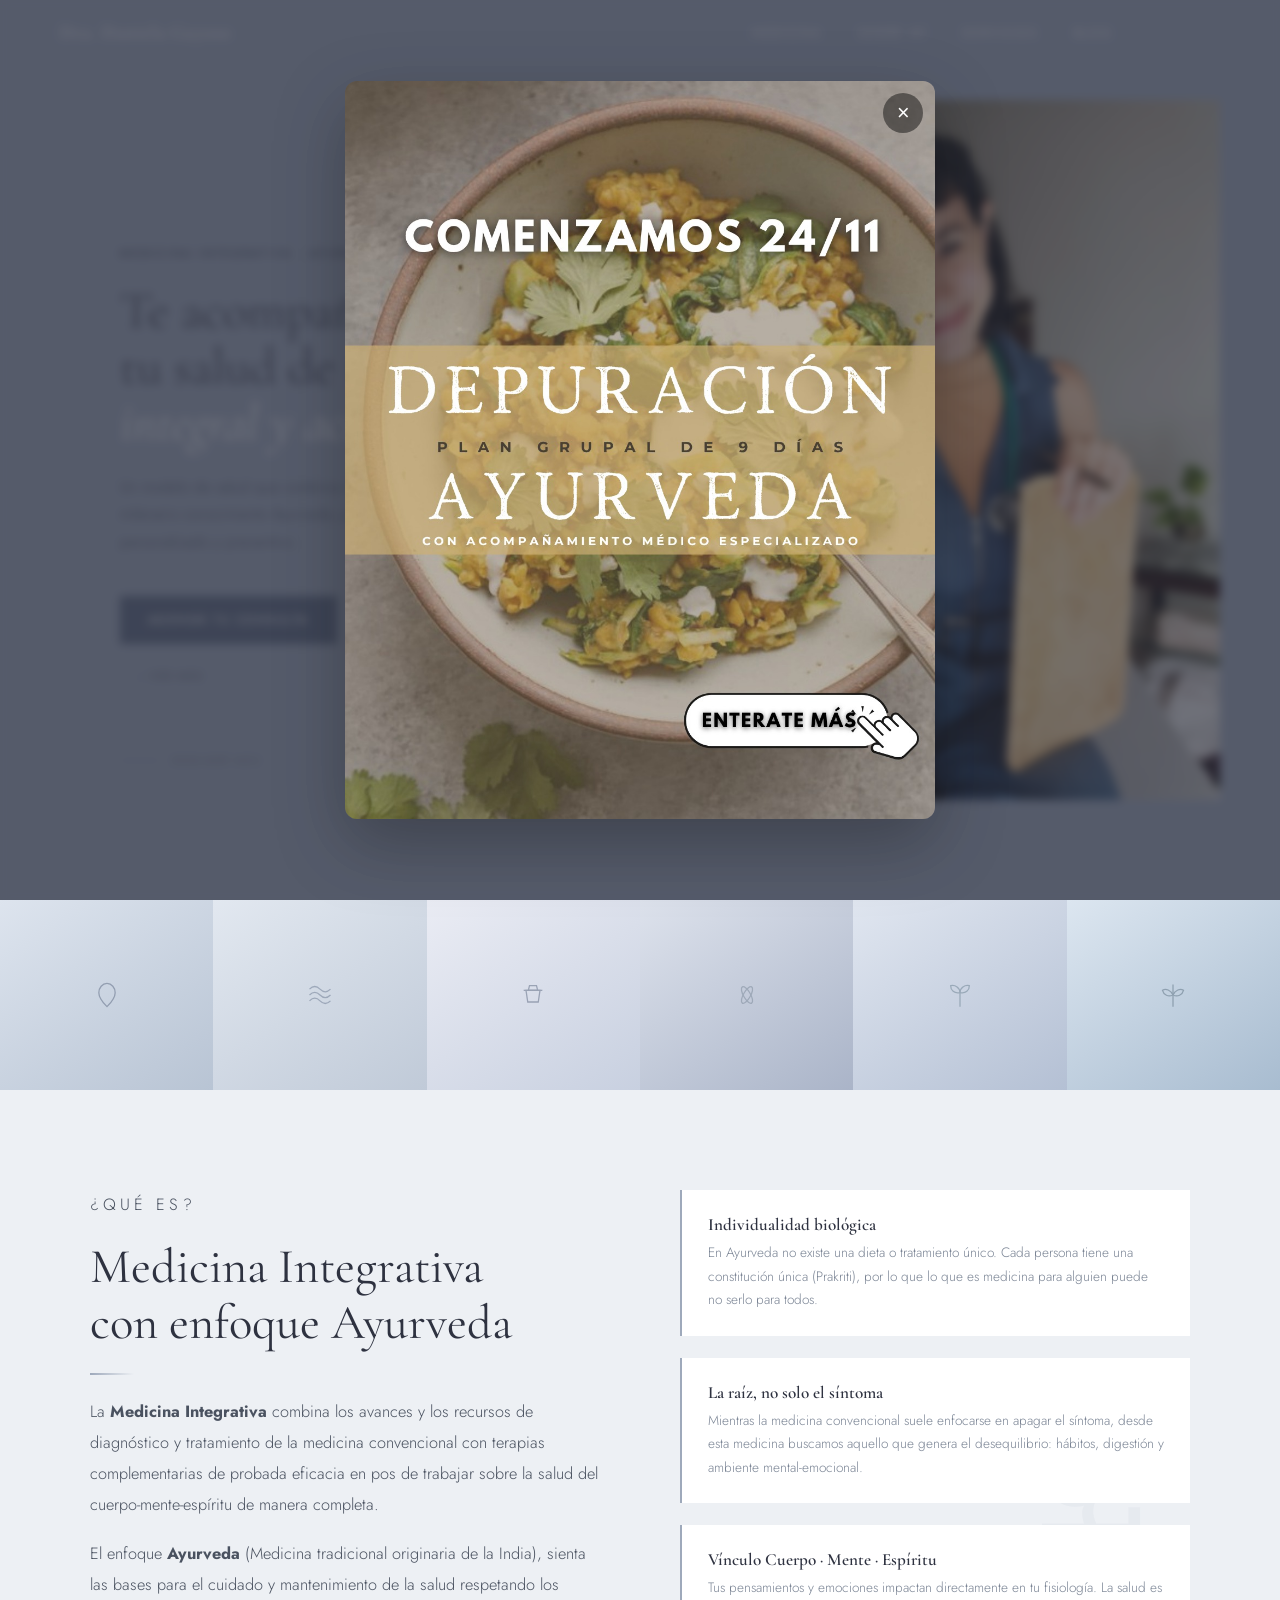
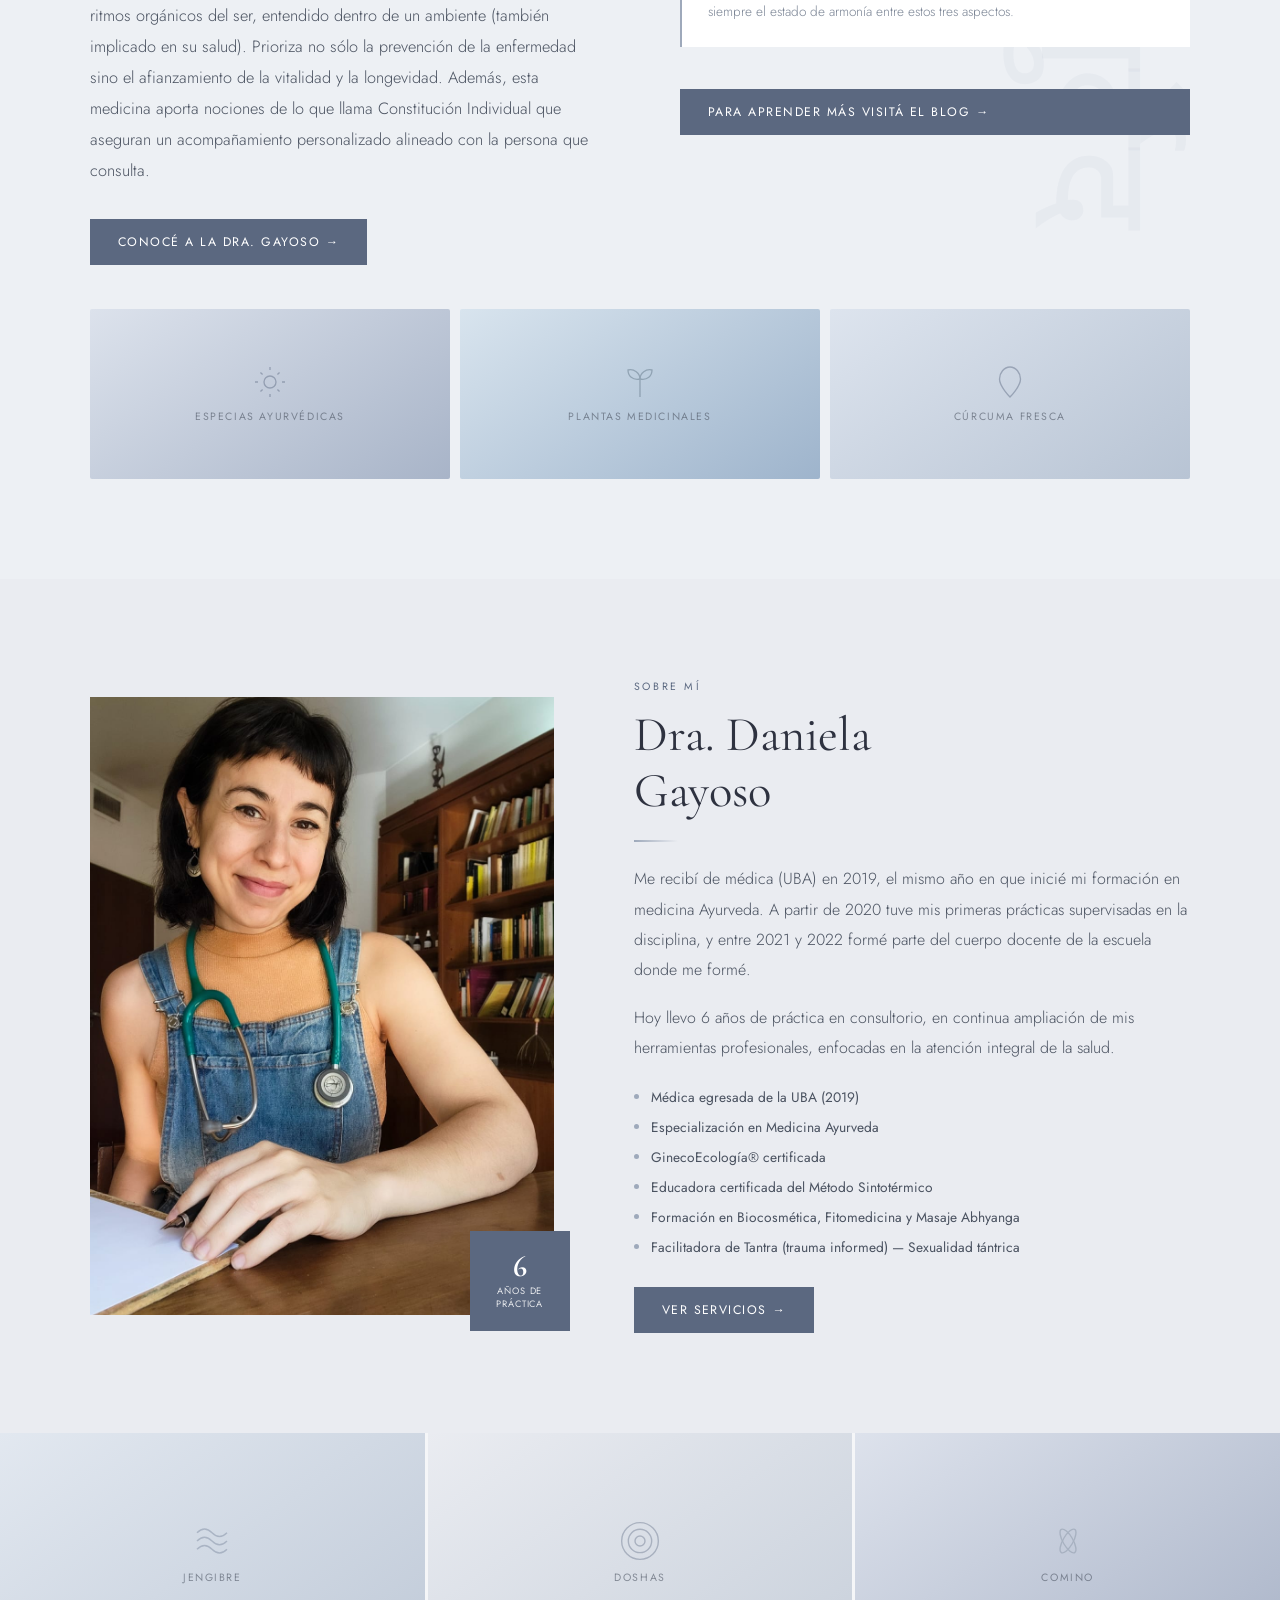
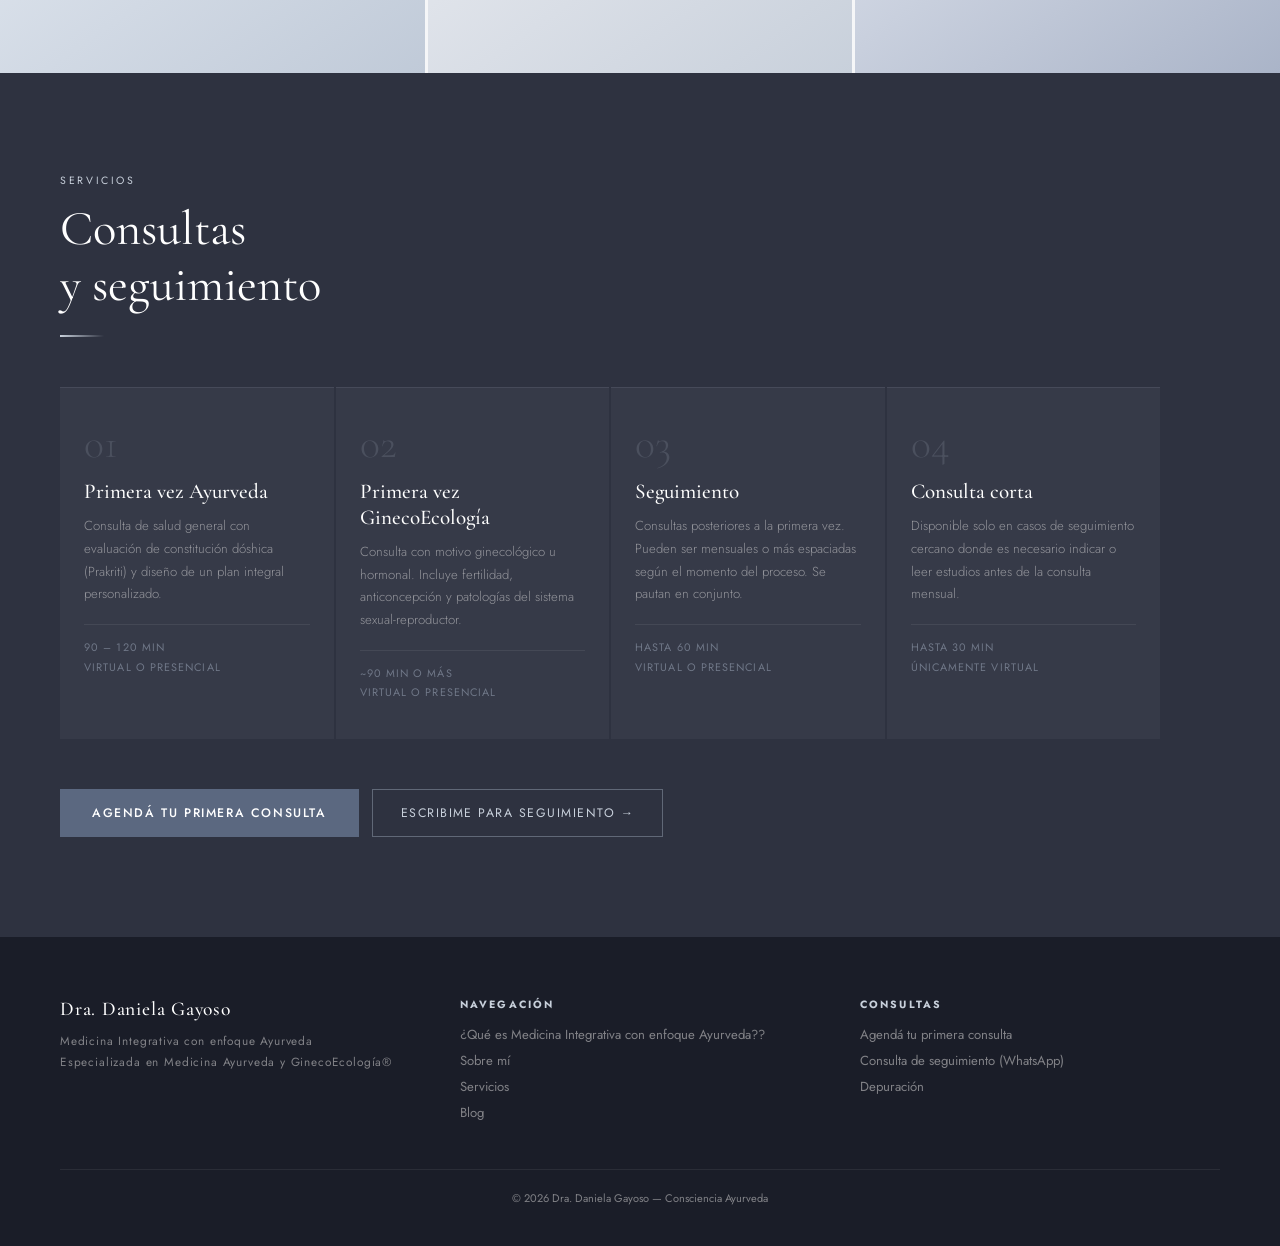
<file: index.html>
<!DOCTYPE html>
<html lang="es">
<head>
  <!-- Google tag (gtag.js) -->
<script async src="https://www.googletagmanager.com/gtag/js?id=G-NENCQB0SLB"></script>
<script>
  window.dataLayer = window.dataLayer || [];
  function gtag(){dataLayer.push(arguments);}
  gtag('js', new Date());

  gtag('config', 'G-NENCQB0SLB');
</script>

<meta charset="UTF-8">
<meta name="viewport" content="width=device-width, initial-scale=1.0">
<title>Dra. Daniela Gayoso — Medicina Integrativa Ayurveda</title>
<link rel="preconnect" href="https://fonts.googleapis.com">
<link href="https://fonts.googleapis.com/css2?family=Cormorant+Garamond:ital,wght@0,300;0,400;0,500;0,600;1,300;1,400&family=Jost:wght@300;400;500&display=swap" rel="stylesheet">
<style>
  :root {
    --slate:       #9ea9bb;
    --slate-light: #c8d0db;
    --slate-pale:  #eaecf1;
    --slate-dark:  #5b6880;
    --navy:        #2e3240;
    --cream:       #edf0f4;
    --linen:       #e4e8ee;
    --rose:        #9ea9bb;
    --terra:       #5b6880;
    --terra-dark:  #4a5570;
    --warm-white:  #f5f6f8;
    --text-mid:    #4a5260;
    --text-light:  #7a8494;
  }
  * { margin:0; padding:0; box-sizing:border-box; }
  html { scroll-behavior:smooth; }
  body { font-family:'Jost',sans-serif; background:var(--warm-white); color:var(--navy); overflow-x:hidden; }

  /* NAV */
  nav { position:fixed; top:0; left:0; right:0; z-index:100; padding:20px 60px; display:flex; justify-content:space-between; align-items:center; transition:background 0.4s,padding 0.4s; }
  nav.scrolled { background:rgba(250,249,246,0.96); backdrop-filter:blur(10px); padding:14px 60px; box-shadow:0 1px 24px rgba(46,50,64,0.08); }
  .nav-logo { font-family:'Cormorant Garamond',serif; font-size:1.15rem; font-weight:500; letter-spacing:0.06em; color:white; transition:color 0.4s; text-decoration:none; }
  nav.scrolled .nav-logo { color:var(--navy); }
  .nav-links { display:flex; gap:36px; list-style:none; }
  .nav-links a { font-size:0.76rem; letter-spacing:0.14em; text-transform:uppercase; color:rgba(255,255,255,0.82); text-decoration:none; transition:color 0.3s; }
  nav.scrolled .nav-links a { color:var(--text-mid); }
  .nav-links a:hover { color:var(--slate-light); }
  nav.scrolled .nav-links a:hover { color:var(--slate-dark); }
  .nav-cta { font-size:0.76rem; letter-spacing:0.14em; text-transform:uppercase; color:var(--rose) !important; }
  nav.scrolled .nav-cta { color:var(--terra) !important; }

  /* HERO */
  #home { min-height:100vh; background:var(--slate); display:grid; grid-template-columns:1fr 1fr; overflow:hidden; position:relative; }
  .hero-left { display:flex; flex-direction:column; justify-content:center; padding:120px 56px 80px 60px; position:relative; z-index:2; }
  .hero-right { position:relative; overflow:hidden; }
  .hero-photo { width:100%; height:100%; object-fit:cover; object-position:center 12%; display:block; }
  .hero-photo-overlay { position:absolute; inset:0; background:linear-gradient(to right, var(--slate) 0%, transparent 20%); }
  .hero-eyebrow { font-size:0.68rem; letter-spacing:0.26em; text-transform:uppercase; color:var(--navy); opacity:0.7; margin-bottom:22px; animation:fadeUp 0.8s 0.3s both; }
  .hero-title { font-family:'Cormorant Garamond',serif; font-size:clamp(2.4rem,4vw,4.2rem); font-weight:300; line-height:1.1; color:var(--navy); margin-bottom:22px; animation:fadeUp 0.9s 0.5s both; }
  .hero-title em { font-style:italic; color:white; }
  .hero-subtitle { font-size:0.96rem; font-weight:300; line-height:1.8; color:rgba(46,50,64,0.72); max-width:420px; margin-bottom:40px; animation:fadeUp 0.8s 0.7s both; }
  .hero-cta { display:flex; gap:13px; flex-wrap:wrap; animation:fadeUp 0.8s 0.9s both; }
  .scroll-hint { position:absolute; bottom:32px; left:60px; display:flex; align-items:center; gap:12px; color:rgba(46,50,64,0.45); font-size:0.62rem; letter-spacing:0.18em; text-transform:uppercase; animation:fadeUp 0.8s 1.4s both; }
  .scroll-line { width:40px; height:1px; background:rgba(46,50,64,0.2); position:relative; overflow:hidden; }
  .scroll-line::after { content:''; position:absolute; left:-100%; top:0; width:100%; height:100%; background:var(--navy); animation:scanLine 2s 1.5s infinite; }

  /* BUTTONS */
  .btn-primary { display:inline-flex; align-items:center; gap:9px; padding:14px 28px; background:var(--slate-dark); color:white; text-decoration:none; font-size:0.77rem; letter-spacing:0.12em; text-transform:uppercase; transition:background 0.3s,transform 0.25s; border:none; cursor:pointer; }
  .btn-primary:hover { background:#4a5570; transform:translateY(-2px); }
  .btn-secondary { display:inline-flex; align-items:center; gap:9px; padding:14px 28px; border:1px solid rgba(46,50,64,0.4); color:var(--navy); text-decoration:none; font-size:0.77rem; letter-spacing:0.12em; text-transform:uppercase; transition:border-color 0.3s,color 0.3s,transform 0.25s; }
  .btn-secondary:hover { border-color:var(--navy); color:var(--navy); transform:translateY(-2px); }
  .btn-ghost { display:inline-flex; align-items:center; gap:8px; padding:11px 18px; color:rgba(46,50,64,0.55); text-decoration:none; font-size:0.72rem; letter-spacing:0.1em; text-transform:uppercase; transition:color 0.3s; border:none; background:none; cursor:pointer; }
  .btn-ghost:hover { color:var(--navy); }
  .btn-terra { display:inline-flex; align-items:center; gap:9px; padding:14px 32px; background:var(--terra); color:white; text-decoration:none; font-size:0.77rem; font-weight:500; letter-spacing:0.13em; text-transform:uppercase; transition:background 0.3s,transform 0.2s; border:none; cursor:pointer; }
  .btn-terra:hover { background:var(--terra-dark); transform:translateY(-2px); }
  .btn-outline { display:inline-flex; align-items:center; gap:9px; padding:14px 28px; border:1px solid var(--slate); color:var(--slate-dark); text-decoration:none; font-size:0.77rem; letter-spacing:0.12em; text-transform:uppercase; transition:all 0.3s; }
  .btn-outline:hover { border-color:var(--slate-dark); background:var(--slate-pale); }

  /* SECTIONS */
  section { padding:100px 60px; }
  .section-label { font-size:0.66rem; letter-spacing:0.25em; text-transform:uppercase; color:var(--slate-dark); margin-bottom:13px; }
  .section-title { font-family:'Cormorant Garamond',serif; font-size:clamp(2.1rem,3.8vw,3.2rem); font-weight:400; line-height:1.15; color:var(--navy); }
  .divider { width:44px; height:2px; background:linear-gradient(90deg,var(--slate),transparent); margin:22px 0; }

  /* IMAGE PLACEHOLDERS */
  .img-ph { position:relative; overflow:hidden; display:flex; flex-direction:column; align-items:center; justify-content:center; gap:9px; }
  .img-ph::before { content:''; position:absolute; inset:0; }
  .img-ph svg,.img-ph span { position:relative; z-index:1; }
  .img-ph span { font-size:0.66rem; letter-spacing:0.15em; text-transform:uppercase; color:var(--text-mid); opacity:0.6; }
  .ph-turmeric::before  { background:linear-gradient(145deg,#dde4ee,#b8c4d4); }
  .ph-ginger::before    { background:linear-gradient(145deg,#e2e8f0,#c0cad8); }
  .ph-ghee::before      { background:linear-gradient(145deg,#eaecf4,#c8d0e0); }
  .ph-cumin::before     { background:linear-gradient(145deg,#dde2ec,#aab4c8); }
  .ph-herbs::before     { background:linear-gradient(145deg,#d8e4ee,#9eb4cc); }
  .ph-fennel::before    { background:linear-gradient(145deg,#dce6f0,#a8bcd0); }
  .ph-coriander::before { background:linear-gradient(145deg,#e0e6f0,#b4c0d4); }
  .ph-spices::before    { background:linear-gradient(145deg,#dce2ec,#a8b4c8); }
  .ph-slate::before     { background:linear-gradient(145deg,#eaecf1,#c8d0db); }

  /* INGREDIENT STRIP */
  .ing-strip { display:grid; grid-template-columns:repeat(6,1fr); height:190px; }
  .ing-cell { position:relative; overflow:hidden; }
  .ing-cell .img-ph { width:100%; height:100%; transition:transform 0.5s; }
  .ing-cell:hover .img-ph { transform:scale(1.05); }
  .ing-label { position:absolute; bottom:10px; left:0; right:0; text-align:center; font-size:0.62rem; letter-spacing:0.15em; text-transform:uppercase; color:var(--text-mid); z-index:2; opacity:0; transform:translateY(5px); transition:opacity 0.3s,transform 0.3s; }
  .ing-cell:hover .ing-label { opacity:1; transform:translateY(0); }

  /* QUE ES */
  #que-es { background:var(--cream); position:relative; overflow:hidden; }
  #que-es::before { content:'आयुर्वेद'; position:absolute; right:-10px; top:50%; transform:translateY(-50%) rotate(90deg); font-family:serif; font-size:10rem; color:rgba(158,169,187,0.08); white-space:nowrap; pointer-events:none; }
  .que-es-grid { display:grid; grid-template-columns:1fr 1fr; gap:80px; align-items:start; max-width:1100px; margin:0 auto; }
  .que-es-text p { font-size:1.02rem; line-height:1.9; color:var(--text-mid); margin-bottom:18px; font-weight:300; }
  .pilares { display:flex; flex-direction:column; gap:22px; }
  .pilar { padding:24px 26px; border-left:2px solid var(--slate); background:white; transition:transform 0.3s,box-shadow 0.3s; }
  .pilar:hover { transform:translateX(5px); box-shadow:-4px 0 20px rgba(158,169,187,0.2); }
  .pilar h4 { font-family:'Cormorant Garamond',serif; font-size:1.07rem; font-weight:600; color:var(--navy); margin-bottom:6px; }
  .pilar p { font-size:0.85rem; line-height:1.73; color:var(--text-light); font-weight:300; }
  .que-es-imgs { display:grid; grid-template-columns:repeat(3,1fr); gap:10px; max-width:1100px; margin:44px auto 0; }
  .que-es-imgs .img-ph { height:170px; border-radius:2px; }

  /* SOBRE MI */
  #sobre-mi { background:var(--slate-pale); }
  .sobre-grid { display:grid; grid-template-columns:1fr 1.2fr; gap:80px; align-items:center; max-width:1100px; margin:0 auto; }
  .sobre-visual { position:relative; }
  .sobre-frame { width:100%; aspect-ratio:3/4; background:var(--slate-light); display:flex; flex-direction:column; align-items:center; justify-content:center; gap:10px; overflow:hidden; }
  .sobre-frame svg { opacity:0.25; }
  .sobre-frame span { font-size:0.68rem; letter-spacing:0.16em; text-transform:uppercase; color:var(--slate-dark); opacity:0.6; }
  .sobre-badge { position:absolute; bottom:-16px; right:-16px; width:100px; height:100px; background:var(--slate-dark); display:flex; flex-direction:column; align-items:center; justify-content:center; color:white; text-align:center; }
  .sobre-badge strong { font-family:'Cormorant Garamond',serif; font-size:1.9rem; line-height:1; }
  .sobre-badge span { font-size:0.58rem; letter-spacing:0.1em; text-transform:uppercase; opacity:0.85; margin-top:2px; }
  .sobre-bio { font-size:1rem; line-height:1.88; color:var(--text-mid); font-weight:300; margin:18px 0; }
  .credenciales { display:flex; flex-direction:column; gap:10px; margin:24px 0 30px; }
  .cred-item { display:flex; align-items:flex-start; gap:12px; font-size:0.86rem; color:var(--text-mid); }
  .cred-dot { width:5px; height:5px; min-width:5px; background:var(--slate); margin-top:7px; border-radius:50%; }

  /* VISUAL BREAK */
  .visual-break { display:grid; grid-template-columns:repeat(3,1fr); height:240px; gap:3px; }
  .visual-break .img-ph { height:100%; }

  /* SERVICIOS */
  #servicios { background:var(--navy); }
  #servicios .section-label { color:var(--slate-light); }
  #servicios .section-title { color:white; }
  .servicios-grid { display:grid; grid-template-columns:repeat(4,1fr); gap:2px; margin-top:50px; max-width:1100px; }
  .servicio-card { background:rgba(255,255,255,0.04); padding:36px 24px; border-top:1px solid rgba(158,169,187,0.15); transition:background 0.3s; position:relative; overflow:hidden; }
  .servicio-card::after { content:''; position:absolute; top:0; left:0; width:100%; height:2px; background:var(--slate); transform:scaleX(0); transform-origin:left; transition:transform 0.4s; }
  .servicio-card:hover { background:rgba(255,255,255,0.07); }
  .servicio-card:hover::after { transform:scaleX(1); }
  .serv-numero { font-family:'Cormorant Garamond',serif; font-size:2.6rem; font-weight:300; color:rgba(158,169,187,0.2); line-height:1; margin-bottom:14px; }
  .serv-titulo { font-family:'Cormorant Garamond',serif; font-size:1.32rem; font-weight:500; color:white; margin-bottom:10px; line-height:1.22; }
  .serv-desc { font-size:0.82rem; line-height:1.73; color:rgba(250,249,246,0.48); font-weight:300; margin-bottom:18px; }
  .serv-meta { font-size:0.68rem; letter-spacing:0.1em; text-transform:uppercase; color:rgba(158,169,187,0.55); border-top:1px solid rgba(255,255,255,0.07); padding-top:13px; line-height:1.8; }
  .serv-cta { margin-top:50px; display:flex; gap:13px; flex-wrap:wrap; max-width:1100px; }
  .btn-outline-light { display:inline-flex; align-items:center; gap:9px; padding:14px 28px; border:1px solid rgba(158,169,187,0.45); color:var(--slate-light); text-decoration:none; font-size:0.77rem; letter-spacing:0.12em; text-transform:uppercase; transition:all 0.3s; }
  .btn-outline-light:hover { border-color:var(--slate-light); color:white; }
/* 
   BLOG 
  #blog { background:var(--linen); }
  .blog-intro { font-size:1rem; line-height:1.88; color:var(--text-mid); max-width:580px; font-weight:300; margin-bottom:48px; }
  .blog-grid { display:grid; grid-template-columns:repeat(4,1fr); gap:18px; max-width:1100px; }
  .blog-card { background:white; overflow:hidden; transition:transform 0.3s,box-shadow 0.3s; cursor:pointer; }
  .blog-card:hover { transform:translateY(-5px); box-shadow:0 18px 44px rgba(46,50,64,0.1); }
  .blog-thumb { height:162px; position:relative; overflow:hidden; }
  .blog-thumb-bg { width:100%; height:100%; transition:transform 0.5s; }
  .blog-card:hover .blog-thumb-bg { transform:scale(1.04); }
  .bt-1 { background-image:url('img/fundamentos.jpg'); background-size:cover; background-position:center; }
  .bt-2 { background:linear-gradient(135deg,#8899aa,#6a7888); }
  .bt-3 { background:linear-gradient(135deg,#7a90a8,#5b6e84); }
  .bt-4 { background:linear-gradient(135deg,#7a8898,#5b6880); }
  .blog-body { padding:20px 17px; }
  .blog-tag { font-size:0.62rem; letter-spacing:0.18em; text-transform:uppercase; color:var(--slate-dark); margin-bottom:6px; }
  .blog-title { font-family:'Cormorant Garamond',serif; font-size:1.1rem; font-weight:500; line-height:1.3; color:var(--navy); }
 */
  /* FOOTER */
  footer { background:#1a1d28; color:rgba(250,249,246,0.46); padding:60px 60px 40px; display:grid; grid-template-columns:1fr 1fr 1fr; gap:40px; }
  .footer-brand { font-family:'Cormorant Garamond',serif; font-size:1.22rem; color:white; font-weight:500; letter-spacing:0.04em; margin-bottom:9px; }
  .footer-sub { font-size:0.74rem; letter-spacing:0.07em; line-height:1.8; }
  footer h5 { font-size:0.66rem; letter-spacing:0.2em; text-transform:uppercase; color:var(--slate-light); margin-bottom:13px; }
  footer ul { list-style:none; }
  footer ul li { font-size:0.82rem; margin-bottom:7px; }
  footer ul li a { color:rgba(250,249,246,0.46); text-decoration:none; transition:color 0.3s; }
  footer ul li a:hover { color:white; }
  footer ul li[onclick] { color:rgba(250,249,246,0.46); cursor:pointer; transition:color 0.3s; }
  footer ul li[onclick]:hover { color:white; }
  .footer-bottom { grid-column:1/-1; border-top:1px solid rgba(255,255,255,0.07); padding-top:20px; font-size:0.69rem; text-align:center; }

  /* SCROLL ANIMATIONS */
  .reveal { opacity:0; transform:translateY(36px); transition:opacity 0.8s ease,transform 0.8s ease; }
  .reveal.visible { opacity:1; transform:translateY(0); }
  .reveal-left { opacity:0; transform:translateX(-36px); transition:opacity 0.8s ease,transform 0.8s ease; }
  .reveal-left.visible { opacity:1; transform:translateX(0); }
  .reveal-right { opacity:0; transform:translateX(36px); transition:opacity 0.8s ease,transform 0.8s ease; }
  .reveal-right.visible { opacity:1; transform:translateX(0); }
  .stagger > * { opacity:0; transform:translateY(26px); transition:opacity 0.6s ease,transform 0.6s ease; }
  .stagger.visible > *:nth-child(1) { opacity:1; transform:translateY(0); transition-delay:0s; }
  .stagger.visible > *:nth-child(2) { opacity:1; transform:translateY(0); transition-delay:0.11s; }
  .stagger.visible > *:nth-child(3) { opacity:1; transform:translateY(0); transition-delay:0.22s; }
  .stagger.visible > *:nth-child(4) { opacity:1; transform:translateY(0); transition-delay:0.33s; }
  .stagger.visible > *:nth-child(5) { opacity:1; transform:translateY(0); transition-delay:0.44s; }
  .stagger.visible > *:nth-child(6) { opacity:1; transform:translateY(0); transition-delay:0.55s; }

  @keyframes fadeUp { to { opacity:1; transform:translateY(0); } }
  @keyframes scanLine { 0% { left:-100%; } 100% { left:100%; } }

  /* MODAL */
  .modal-overlay { display:none; position:fixed; inset:0; background:rgba(46,50,64,0.65); z-index:200; backdrop-filter:blur(5px); align-items:center; justify-content:center; }
  .modal-overlay.active { display:flex; }
  .modal { background:var(--warm-white); max-width:490px; width:90%; padding:44px; position:relative; animation:fadeUp 0.35s ease; }
  .modal-close { position:absolute; top:16px; right:20px; background:none; border:none; font-size:1.35rem; cursor:pointer; color:var(--text-light); }
  .modal-image-shell { background:transparent; max-width:min(92vw, 640px); width:auto; padding:0; position:relative; animation:fadeUp 0.35s ease; }
  .modal-image-shell .modal-close { top:12px; right:12px; width:40px; height:40px; border-radius:50%; background:rgba(0,0,0,0.45); color:white; display:flex; align-items:center; justify-content:center; }
  .modal-image-shell img { display:block; width:100%; max-width:100%; height:auto; max-height:min(82vh, 760px); object-fit:contain; border-radius:12px; box-shadow:0 24px 70px rgba(0,0,0,0.28); cursor:pointer; }
  .modal h3 { font-family:'Cormorant Garamond',serif; font-size:1.72rem; margin-bottom:8px; color:var(--navy); }
  .modal p { font-size:0.87rem; color:var(--text-mid); line-height:1.7; margin-bottom:12px; }
  .modal-options { display:flex; flex-direction:column; gap:10px; margin-top:20px; }
  .modal-option { display:flex; justify-content:space-between; align-items:center; padding:14px 17px; border:1px solid var(--linen); cursor:pointer; transition:all 0.2s; text-decoration:none; color:inherit; }
  .modal-option:hover { border-color:var(--slate); background:var(--slate-pale); }
  .modal-option-title { font-size:0.87rem; font-weight:500; color:var(--navy); }
  .modal-option-meta { font-size:0.72rem; color:var(--text-light); margin-top:2px; }
  .modal-option-arrow { color:var(--slate-dark); }

  /* POST VIEW */
  #post-view { display:none; min-height:100vh; background:var(--warm-white); }
  .post-page { display:none; }
  .post-page.active { display:block; }
  .post-nav { position:fixed; top:0; left:0; right:0; z-index:100; background:rgba(250,249,246,0.96); backdrop-filter:blur(8px); box-shadow:0 1px 20px rgba(46,50,64,0.07); padding:15px 60px; display:flex; align-items:center; justify-content:space-between; }
  .post-back { display:inline-flex; align-items:center; gap:9px; font-size:0.74rem; letter-spacing:0.12em; text-transform:uppercase; color:var(--text-mid); background:none; border:none; cursor:pointer; transition:color 0.3s; }
  .post-back:hover { color:var(--slate-dark); }
  .post-hero { height:290px; margin-top:62px; }
  .post-content { max-width:700px; margin:0 auto; padding:50px 40px 96px; }
  .post-meta { display:flex; align-items:center; gap:14px; margin-bottom:17px; }
  .post-tag-inline { font-size:0.65rem; letter-spacing:0.18em; text-transform:uppercase; color:var(--slate-dark); background:var(--slate-pale); padding:4px 10px; }
  .post-read { font-size:0.75rem; color:var(--text-light); }
  .post-title { font-family:'Cormorant Garamond',serif; font-size:clamp(1.9rem,3.8vw,2.9rem); font-weight:400; line-height:1.15; color:var(--navy); }
  .post-divider { width:44px; height:2px; background:linear-gradient(90deg,var(--slate),transparent); margin:20px 0 28px; }
  .post-body p { font-size:1.02rem; line-height:1.93; color:var(--text-mid); font-weight:300; margin-bottom:20px; }
  .post-body strong { font-weight:500; color:var(--navy); }
  .post-body em { font-style:italic; color:var(--slate-dark); }
  .post-cta-box { margin-top:42px; padding:30px 34px; background:var(--slate-pale); border-left:3px solid var(--slate); }
  .post-cta-box p { font-size:0.94rem; color:var(--text-mid); margin-bottom:17px; line-height:1.62; }

  /* RESPONSIVE */
  @media (max-width:900px) {
    nav,nav.scrolled { padding:14px 24px; }
    section { padding:66px 24px; }
    #home { grid-template-columns:1fr; }
    .hero-left { padding:52px 24px 60px; order:2; }
    .hero-right { order:1; height:70vw; max-height:460px; min-height:280px; }
    .hero-photo-overlay { background:linear-gradient(to bottom, transparent 55%, var(--slate) 100%); }
    .que-es-grid,.sobre-grid { grid-template-columns:1fr; gap:36px; }
    .que-es-imgs { grid-template-columns:1fr 1fr; }
    .servicios-grid { grid-template-columns:1fr 1fr; }
    .blog-grid { grid-template-columns:1fr 1fr; }
    .ing-strip { grid-template-columns:repeat(3,1fr); height:240px; }
    .visual-break { grid-template-columns:1fr 1fr; }
    footer { grid-template-columns:1fr; }
    .scroll-hint { left:24px; }
    .nav-links { display:none; }
    .post-nav { padding:13px 24px; }
    .post-content { padding:36px 22px 70px; }
    .post-hero { height:190px; }
  }
  @media (max-width:600px) {
    .servicios-grid,.blog-grid,.ing-strip { grid-template-columns:1fr; }
    .hero-title { font-size:2.5rem; }
    .visual-break,.que-es-imgs { display:none; }
    .modal-image-shell { max-width:min(96vw, 560px); }
    .modal-image-shell img { max-height:78vh; border-radius:10px; }
    .modal-image-shell .modal-close { top:8px; right:8px; width:36px; height:36px; }
  }
</style>
</head>
<body>

<nav id="navbar">
  <a href="#home" class="nav-logo">Dra. Daniela Gayoso</a>
  <ul class="nav-links">
    <li><a href="#que-es">Medicina</a></li>
    <li><a href="#sobre-mi">Sobre m&#237;</a></li>
    <li><a href="#servicios">Servicios</a></li>
    <li><a href="blog.html">Blog</a></li>
    <li><a href="#" onclick="openModal('consulta')" class="nav-cta">Consulta</a></li>
  </ul>
</nav>

<!-- HERO -->
<section id="home">
  <div class="hero-left">
    <p class="hero-eyebrow">Medicina Integrativa &middot; Ayurveda &middot; GinecoEcolog&#237;a</p>
    <h1 class="hero-title">Te acompa&#241;o a cuidar<br>tu salud de manera<br><em>integral y acorde a vos</em></h1>
    <p class="hero-subtitle">Un modelo de salud que combina medicina convencional con el milenario conocimiento Ayurveda, para un cuidado global, personalizado y preventivo.</p>
    <div class="hero-cta">
      <a href="#" class="btn-primary" onclick="openModal('consulta')">Agend&#225; tu consulta</a>
      <a href="depuracion2026.html" class="btn-secondary">Depuraci&#243;n</a>
      <a href="#que-es" class="btn-ghost">&#8595; Ver m&#225;s</a>
    </div>
    <div class="scroll-hint"><div class="scroll-line"></div>Descubr&#237; m&#225;s</div>
  </div>
  <div class="hero-right">
    <img src="img/perfil.jpg" alt="Dra. Daniela Gayoso" class="hero-photo">
    <div class="hero-photo-overlay"></div>
  </div>
</section>

<!-- STRIP INGREDIENTES -->
<div class="ing-strip">
  <div class="ing-cell">
    <div class="img-ph ph-turmeric" style="width:100%;height:100%;">
      <svg width="28" height="28" viewBox="0 0 24 24" fill="none" stroke="#5b6880" stroke-width="1.1" opacity="0.5"><path d="M12 2C8 2 5 6 5 10c0 5 7 12 7 12s7-7 7-12c0-4-3-8-7-8z"/></svg>
    </div>
    <div class="ing-label">C&#250;rcuma</div>
  </div>
  <div class="ing-cell">
    <div class="img-ph ph-ginger" style="width:100%;height:100%;">
      <svg width="28" height="28" viewBox="0 0 24 24" fill="none" stroke="#6a7890" stroke-width="1.1" opacity="0.5"><path d="M3 17c3-3 6-3 9 0s6 3 9 0"/><path d="M3 12c3-3 6-3 9 0s6 3 9 0"/><path d="M3 7c3-3 6-3 9 0s6 3 9 0"/></svg>
    </div>
    <div class="ing-label">Jengibre</div>
  </div>
  <div class="ing-cell">
    <div class="img-ph ph-ghee" style="width:100%;height:100%;">
      <svg width="28" height="28" viewBox="0 0 24 24" fill="none" stroke="#5b6880" stroke-width="1.1" opacity="0.5"><path d="M6 8h12l-1.5 10H7.5L6 8z"/><path d="M4 8h16"/><path d="M9 4h6l1 4H8L9 4z"/></svg>
    </div>
    <div class="ing-label">Ghee</div>
  </div>
  <div class="ing-cell">
    <div class="img-ph ph-cumin" style="width:100%;height:100%;">
      <svg width="28" height="28" viewBox="0 0 24 24" fill="none" stroke="#7a8898" stroke-width="1.1" opacity="0.5"><ellipse cx="12" cy="12" rx="3" ry="8" transform="rotate(-30 12 12)"/><ellipse cx="12" cy="12" rx="3" ry="8" transform="rotate(30 12 12)"/></svg>
    </div>
    <div class="ing-label">Comino</div>
  </div>
  <div class="ing-cell">
    <div class="img-ph ph-coriander" style="width:100%;height:100%;">
      <svg width="28" height="28" viewBox="0 0 24 24" fill="none" stroke="#6a8090" stroke-width="1.1" opacity="0.5"><path d="M12 22V10"/><path d="M12 10C12 6 8 3 4 4c0 4 3 7 8 6"/><path d="M12 10c0-4 4-7 8-6 0 4-3 7-8 6"/></svg>
    </div>
    <div class="ing-label">Coriandro</div>
  </div>
  <div class="ing-cell">
    <div class="img-ph ph-fennel" style="width:100%;height:100%;">
      <svg width="28" height="28" viewBox="0 0 24 24" fill="none" stroke="#5b7080" stroke-width="1.1" opacity="0.5"><path d="M12 22V12"/><path d="M12 12c-2-4-6-6-9-4 1 4 5 6 9 4"/><path d="M12 12c2-4 6-6 9-4-1 4-5 6-9 4"/><path d="M12 3v9"/></svg>
    </div>
    <div class="ing-label">Hinojo</div>
  </div>
</div>

<!-- QUE ES -->
<section id="que-es">
  <div class="que-es-grid">
    <div class="que-es-text">
      <p class="section-label reveal">&#191;Qu&#233; es?</p>
      <h2 class="section-title reveal">Medicina Integrativa<br>con enfoque Ayurveda</h2>
      <div class="divider reveal"></div>
      <p class="reveal">La <strong>Medicina Integrativa</strong> combina los avances y los recursos de diagn&#243;stico y tratamiento de la medicina convencional con terapias complementarias de probada eficacia en pos de trabajar sobre la salud del cuerpo-mente-esp&#237;ritu de manera completa.</p>
      <p class="reveal">El enfoque <strong>Ayurveda</strong> (Medicina tradicional originaria de la India), sienta las bases para el cuidado y mantenimiento de la salud respetando los ritmos org&#225;nicos del ser, entendido dentro de un ambiente (tambi&#233;n implicado en su salud). Prioriza no s&#243;lo la prevenci&#243;n de la enfermedad sino el afianzamiento de la vitalidad y la longevidad. Adem&#225;s, esta medicina aporta nociones de lo que llama Constituci&#243;n Individual que aseguran un acompa&#241;amiento personalizado alineado con la persona que consulta.</p>
      <a href="#sobre-mi" class="btn-primary reveal" style="display:inline-flex;margin-top:14px;">Conoc&#233; a la Dra. Gayoso &#8594;</a>
    </div>
    <div class="pilares stagger">
      <div class="pilar"><h4>Individualidad biol&#243;gica</h4><p>En Ayurveda no existe una dieta o tratamiento &#250;nico. Cada persona tiene una constituci&#243;n &#250;nica (Prakriti), por lo que lo que es medicina para alguien puede no serlo para todos.</p></div>
      <div class="pilar"><h4>La ra&#237;z, no solo el s&#237;ntoma</h4><p>Mientras la medicina convencional suele enfocarse en apagar el s&#237;ntoma, desde esta medicina buscamos aquello que genera el desequilibrio: h&#225;bitos, digesti&#243;n y ambiente mental-emocional.</p></div>
      <div class="pilar"><h4>V&#237;nculo Cuerpo &middot; Mente &middot; Esp&#237;ritu</h4><p>Tus pensamientos y emociones impactan directamente en tu fisiolog&#237;a. La salud es siempre el estado de armon&#237;a entre estos tres aspectos.</p></div>
      <a href="blog.html" class="btn-primary" style="display:inline-flex;margin-top:20px;">Para aprender más visitá el Blog &#8594;</a>
    </div>
  </div>
  <div class="que-es-imgs stagger">
    <div class="img-ph ph-spices" style="height:170px;border-radius:2px;">
      <svg width="36" height="36" viewBox="0 0 24 24" fill="none" stroke="#5b6880" stroke-width="0.9" opacity="0.45"><circle cx="12" cy="12" r="4"/><path d="M12 2v2M12 20v2M2 12h2M20 12h2M5.64 5.64l1.42 1.42M16.95 16.95l1.41 1.41M5.64 18.36l1.42-1.42M16.95 7.05l1.41-1.41"/></svg>
      <span>Especias ayurv&#233;dicas</span>
    </div>
    <div class="img-ph ph-herbs" style="height:170px;border-radius:2px;">
      <svg width="36" height="36" viewBox="0 0 24 24" fill="none" stroke="#5b7080" stroke-width="0.9" opacity="0.45"><path d="M12 22V10"/><path d="M12 10C12 6 8 3 4 4c0 4 3 7 8 6"/><path d="M12 10c0-4 4-7 8-6 0 4-3 7-8 6"/></svg>
      <span>Plantas medicinales</span>
    </div>
    <div class="img-ph ph-turmeric" style="height:170px;border-radius:2px;">
      <svg width="36" height="36" viewBox="0 0 24 24" fill="none" stroke="#5b6880" stroke-width="0.9" opacity="0.45"><path d="M12 2C8 2 5 6 5 10c0 5 7 12 7 12s7-7 7-12c0-4-3-8-7-8z"/></svg>
      <span>C&#250;rcuma fresca</span>
    </div>
  </div>
</section>

<!-- SOBRE MI -->
<section id="sobre-mi">
  <div class="sobre-grid">
    <div class="sobre-visual reveal-left">
      <div class="sobre-frame">
        <img src="img/perfil.jpeg" alt="Foto Dra. Daniela Gayoso" style="width:100%;height:100%;object-fit:cover;">
      </div>
      <div class="sobre-badge"><strong>6</strong><span>a&#241;os de<br>pr&#225;ctica</span></div>
    </div>
    <div class="sobre-content reveal-right">
      <p class="section-label">Sobre m&#237;</p>
      <h2 class="section-title">Dra. Daniela<br>Gayoso</h2>
      <div class="divider"></div>
      <p class="sobre-bio">Me recib&#237; de m&#233;dica (UBA) en 2019, el mismo a&#241;o en que inici&#233; mi formaci&#243;n en medicina Ayurveda. A partir de 2020 tuve mis primeras pr&#225;cticas supervisadas en la disciplina, y entre 2021 y 2022 form&#233; parte del cuerpo docente de la escuela donde me form&#233;.</p>
      <p class="sobre-bio">Hoy llevo 6 a&#241;os de pr&#225;ctica en consultorio, en continua ampliaci&#243;n de mis herramientas profesionales, enfocadas en la atenci&#243;n integral de la salud.</p>
      <div class="credenciales">
        <div class="cred-item"><div class="cred-dot"></div><span>M&#233;dica egresada de la UBA (2019)</span></div>
        <div class="cred-item"><div class="cred-dot"></div><span>Especializaci&#243;n en Medicina Ayurveda</span></div>
        <div class="cred-item"><div class="cred-dot"></div><span>GinecoEcolog&#237;a&#174; certificada</span></div>
        <div class="cred-item"><div class="cred-dot"></div><span>Educadora certificada del M&#233;todo Sintot&#233;rmico</span></div>
        <div class="cred-item"><div class="cred-dot"></div><span>Formaci&#243;n en Biocosm&#233;tica, Fitomedicina y Masaje Abhyanga</span></div>
        <div class="cred-item"><div class="cred-dot"></div><span>Facilitadora de Tantra (trauma informed) &#8212; Sexualidad t&#225;ntrica</span></div>
      </div>
      <a href="#servicios" class="btn-primary">Ver servicios &#8594;</a>
    </div>
  </div>
</section>

<!-- VISUAL BREAK -->
<div class="visual-break">
  <div class="img-ph ph-ginger" style="height:100%;">
    <svg width="40" height="40" viewBox="0 0 24 24" fill="none" stroke="#6a7890" stroke-width="0.85" opacity="0.38"><path d="M3 17c3-3 6-3 9 0s6 3 9 0"/><path d="M3 12c3-3 6-3 9 0s6 3 9 0"/><path d="M3 7c3-3 6-3 9 0s6 3 9 0"/></svg>
    <span>Jengibre</span>
  </div>
  <div class="img-ph ph-slate" style="height:100%;">
    <svg width="40" height="40" viewBox="0 0 24 24" fill="none" stroke="#5b6880" stroke-width="0.85" opacity="0.38"><circle cx="12" cy="12" r="3"/><circle cx="12" cy="12" r="7"/><circle cx="12" cy="12" r="11"/></svg>
    <span>Doshas</span>
  </div>
  <div class="img-ph ph-cumin" style="height:100%;">
    <svg width="40" height="40" viewBox="0 0 24 24" fill="none" stroke="#7a8898" stroke-width="0.85" opacity="0.38"><ellipse cx="12" cy="12" rx="3" ry="8" transform="rotate(-30 12 12)"/><ellipse cx="12" cy="12" rx="3" ry="8" transform="rotate(30 12 12)"/></svg>
    <span>Comino</span>
  </div>
</div>

<!-- SERVICIOS -->
<section id="servicios">
  <div style="max-width:1100px;">
    <p class="section-label reveal">Servicios</p>
    <h2 class="section-title reveal">Consultas<br>y seguimiento</h2>
    <div class="divider reveal" style="background:linear-gradient(90deg,var(--slate-light),transparent);"></div>
  </div>
  <div class="servicios-grid stagger">
    <div class="servicio-card"><div class="serv-numero">01</div><div class="serv-titulo">Primera vez Ayurveda</div><div class="serv-desc">Consulta de salud general con evaluaci&#243;n de constituci&#243;n d&#243;shica (Prakriti) y dise&#241;o de un plan integral personalizado.</div><div class="serv-meta">90 &#8211; 120 min<br>Virtual o presencial</div></div>
    <div class="servicio-card"><div class="serv-numero">02</div><div class="serv-titulo">Primera vez GinecoEcolog&#237;a</div><div class="serv-desc">Consulta con motivo ginecol&#243;gico u hormonal. Incluye fertilidad, anticoncepci&#243;n y patolog&#237;as del sistema sexual-reproductor.</div><div class="serv-meta">~90 min o m&#225;s<br>Virtual o presencial</div></div>
    <div class="servicio-card"><div class="serv-numero">03</div><div class="serv-titulo">Seguimiento</div><div class="serv-desc">Consultas posteriores a la primera vez. Pueden ser mensuales o m&#225;s espaciadas seg&#250;n el momento del proceso. Se pautan en conjunto.</div><div class="serv-meta">Hasta 60 min<br>Virtual o presencial</div></div>
    <div class="servicio-card"><div class="serv-numero">04</div><div class="serv-titulo">Consulta corta</div><div class="serv-desc">Disponible solo en casos de seguimiento cercano donde es necesario indicar o leer estudios antes de la consulta mensual.</div><div class="serv-meta">Hasta 30 min<br>&#218;nicamente virtual</div></div>
  </div>
  <div class="serv-cta reveal">
    <a href="https://wa.me/541168763264?text=Me%20interesa%20saber%20sobre%20la%20depuraci%C3%B3n" class="btn-terra" target="_blank">Agend&#225; tu primera consulta</a>
    <a href="https://wa.me/541168763264?text=Hola,%20quiero%20una%20consulta%20de%20seguimiento" class="btn-outline-light" target="_blank">Escribime para seguimiento &#8594;</a>
  </div>
</section>

<!-- FOOTER -->
<footer>
  <div>
    <div class="footer-brand">Dra. Daniela Gayoso</div>
    <div class="footer-sub">Medicina Integrativa con enfoque Ayurveda<br>Especializada en Medicina Ayurveda y GinecoEcolog&#237;a&#174;</div>
  </div>
  <div>
    <h5>Navegaci&#243;n</h5>
    <ul>
      <li><a href="#que-es">&#191;Qu&#233; es Medicina Integrativa con enfoque Ayurveda??</a></li>
      <li><a href="#sobre-mi">Sobre m&#237;</a></li>
      <li><a href="#servicios">Servicios</a></li>
      <li><a href="blog.html">Blog</a></li>
    </ul>
  </div>
  <div>
    <h5>Consultas</h5>
    <ul>
      <li><a href="https://wa.me/541168763264?text=Me%20interesa%20saber%20sobre%20la%20depuraci%C3%B3n" target="_blank">Agend&#225; tu primera consulta</a></li>
      <li><a href="https://wa.me/541168763264?text=Hola,%20quiero%20una%20consulta%20de%20seguimiento" target="_blank">Consulta de seguimiento (WhatsApp)</a></li>
      <li><a href="depuracion2026.html" style="color:inherit; text-decoration:none;">Depuraci&#243;n</a></li>
    </ul>
  </div>
  <div class="footer-bottom">&#169; 2026 Dra. Daniela Gayoso &#8212; Consciencia Ayurveda</div>
</footer>

<!-- MODALES -->
<div class="modal-overlay" id="modal-popup">
  <div class="modal-image-shell">
    <button class="modal-close" onclick="closeModal('popup')" aria-label="Cerrar">×</button>
    <a href="depuracion2026.html">
      <img src="img/popup depu2026.jpeg" alt="Depuración Ayurveda 2026" />
    </a>
  </div>
</div>
<div class="modal-overlay" id="modal-consulta">
  <div class="modal">
    <button class="modal-close" onclick="closeModal('consulta')">&#215;</button>
    <h3>Agend&#225; tu consulta</h3>
    <p>Eleg&#237; el tipo de consulta que necesit&#225;s.</p>
    <div class="modal-options">
      <a href="https://wa.me/541168763264?text=Me%20interesa%20saber%20sobre%20la%20depuraci%C3%B3n" target="_blank" class="modal-option"><div><div class="modal-option-title">Primera vez Ayurveda o GinecoEcología</div><div class="modal-option-meta">90&#8211;120 min &middot; Virtual o presencial</div></div><span class="modal-option-arrow">&#8594;</span></a>
      <a href="https://wa.me/541168763264?text=Hola,%20quiero%20una%20consulta%20de%20seguimiento" target="_blank" class="modal-option"><div><div class="modal-option-title">Consulta de seguimiento</div><div class="modal-option-meta">~60 min &middot; Virtual o presencial</div></div><span class="modal-option-arrow">&#8594;</span></a>
    </div>
    <p style="margin-top:16px;font-size:0.77rem;">&#191;No sab&#233;s cu&#225;l elegir? <a href="servicios.html" onclick="closeModal('consulta')" style="color:var(--slate-dark)">Ver la gu&#237;a &#8594;</a></p>
  </div>
</div>
<div class="modal-overlay" id="modal-espera">
  <div class="modal">
    <button class="modal-close" onclick="closeModal('espera')">&#215;</button>
    <h3>Depuraci&#243;n Ayurveda</h3>
    <p>Los programas de Depuraci&#243;n Ayurveda tienen cupos limitados. Recib&#237; novedades cuando se abran nuevas fechas.</p>
    <div class="modal-options">
      <a href="https://wa.me/541168763264?text=Me%20interesa%20saber%20sobre%20la%20depuraci%C3%B3n" target="_blank" class="modal-option"><div><div class="modal-option-title">Depuraci&#243;n</div><div class="modal-option-meta">Te avisamos cuando haya nuevas fechas</div></div><span class="modal-option-arrow">&#8594;</span></a>
      <a href="blog.html" onclick="closeModal('espera')" class="modal-option"><div><div class="modal-option-title">Leer sobre depuraci&#243;n Ayurveda</div><div class="modal-option-meta">Fundamentos y qu&#233; esperar del proceso</div></div><span class="modal-option-arrow">&#8594;</span></a>
    </div>
  </div>
</div>

<!-- POST NAV -->
<div id="post-nav" class="post-nav" style="display:none;">
  <button class="post-back" onclick="closePost()">&#8592; Volver al blog</button>
  <span style="font-family:'Cormorant Garamond',serif;font-size:1.05rem;color:var(--navy);">Dra. Daniela Gayoso</span>
  <a href="#" class="btn-terra" style="font-size:0.7rem;padding:10px 17px;" onclick="closePost();openModal('consulta');return false;">Consulta</a>
</div>

<script>
  const navbar = document.getElementById('navbar');
  window.addEventListener('scroll', () => { navbar.classList.toggle('scrolled', window.scrollY > 60); });

  const obs = new IntersectionObserver(e => { e.forEach(x => { if(x.isIntersecting) x.target.classList.add('visible'); }); }, { threshold:0.1 });
  document.querySelectorAll('.reveal,.reveal-left,.reveal-right,.stagger').forEach(el => obs.observe(el));

  function openModal(id) { document.getElementById('modal-'+id).classList.add('active'); document.body.style.overflow='hidden'; return false; }
  function closeModal(id) { document.getElementById('modal-'+id).classList.remove('active'); document.body.style.overflow=''; }
  document.querySelectorAll('.modal-overlay').forEach(o => {
    o.addEventListener('click', function(e) { if(e.target===this){ this.classList.remove('active'); document.body.style.overflow=''; } });
  });
  window.addEventListener('load', () => { openModal('popup'); });

  const postView = document.getElementById('post-view');
  const postNav  = document.getElementById('post-nav');
  function openPost(slug) {
    document.querySelectorAll('body > *:not(#post-view):not(#post-nav):not(.modal-overlay)').forEach(el => el.style.display='none');
    postView.style.display='block'; postNav.style.display='flex';
    document.querySelectorAll('.post-page').forEach(p => p.classList.remove('active'));
    const t = document.querySelector('.post-page[data-post="'+slug+'"]');
    if(t) t.classList.add('active');
    window.scrollTo(0,0);
  }
  function closePost() {
    document.querySelectorAll('body > *:not(#post-view):not(#post-nav):not(.modal-overlay)').forEach(el => el.style.display='');
    postView.style.display='none'; postNav.style.display='none';
    document.querySelectorAll('.post-page').forEach(p => p.classList.remove('active'));
    setTimeout(() => document.getElementById('blog')?.scrollIntoView({behavior:'smooth'}), 50);
  }
</script>
</body>
</html>
</file>
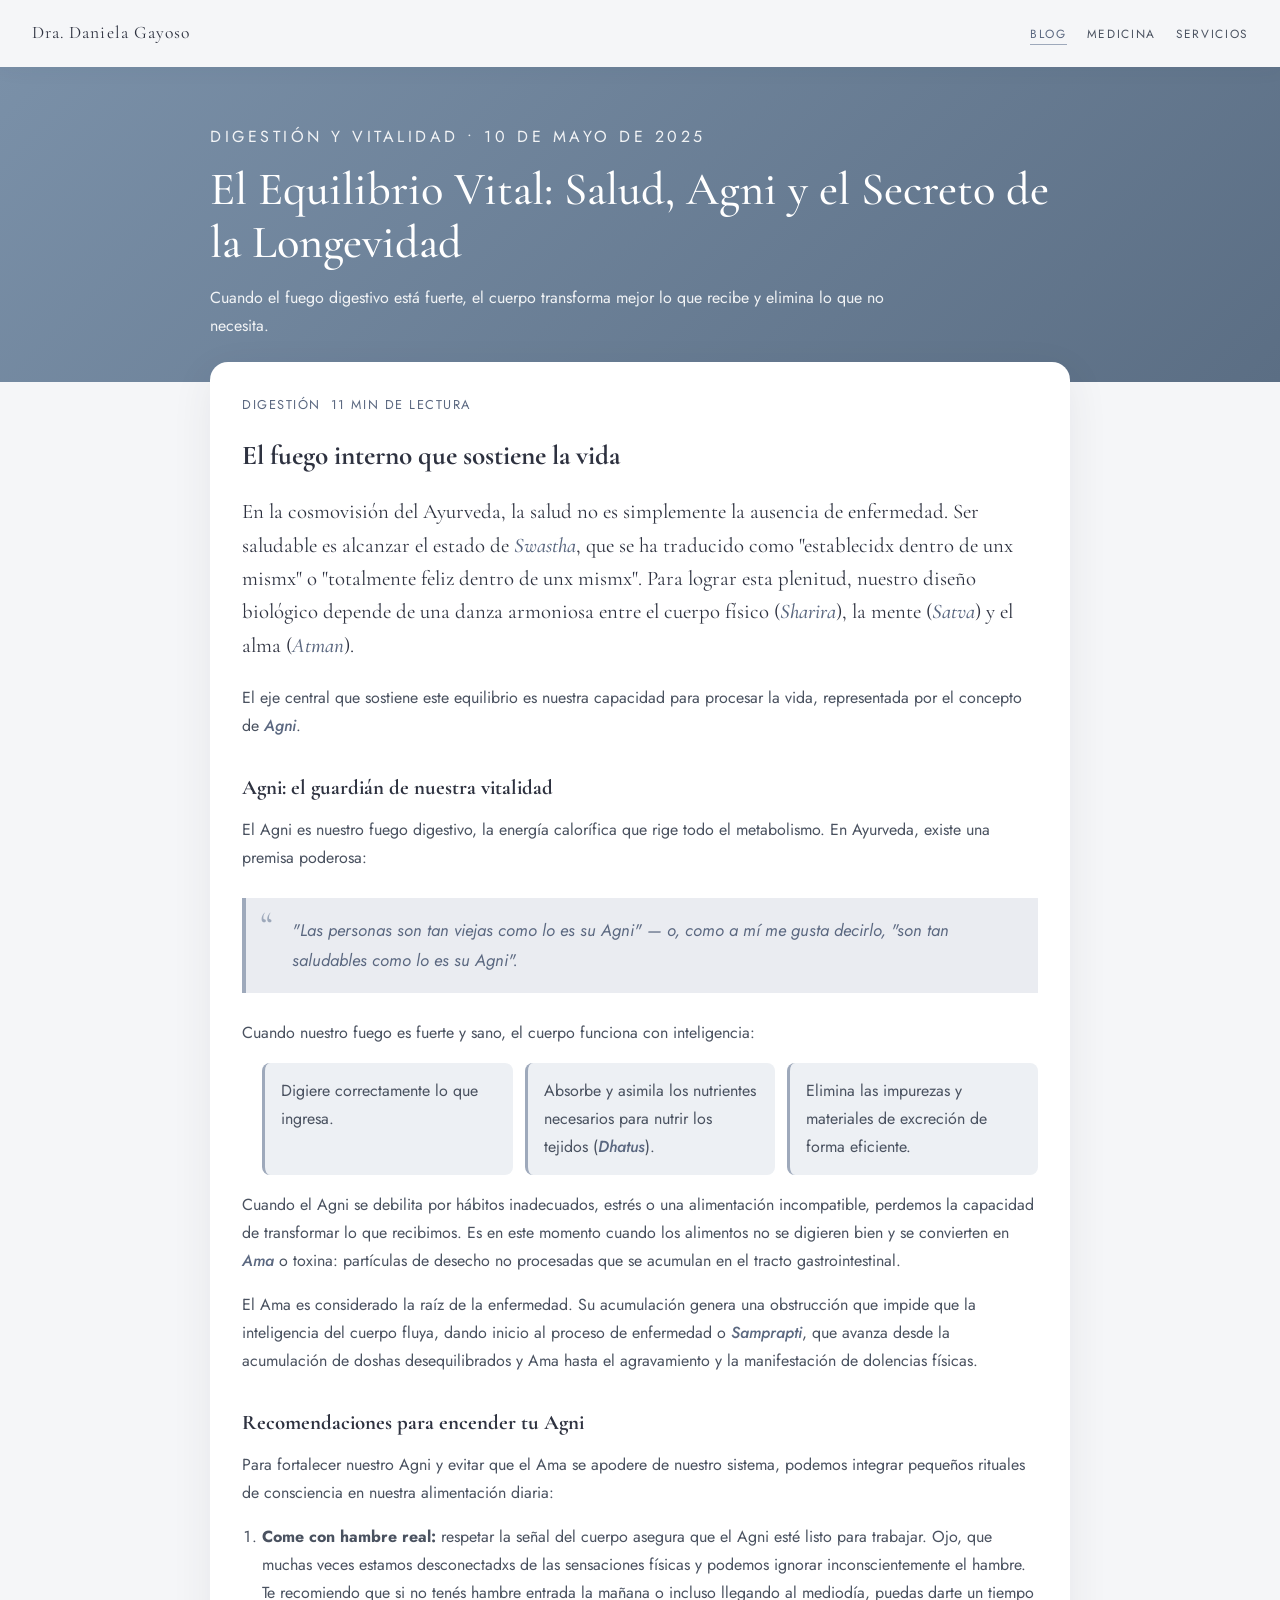
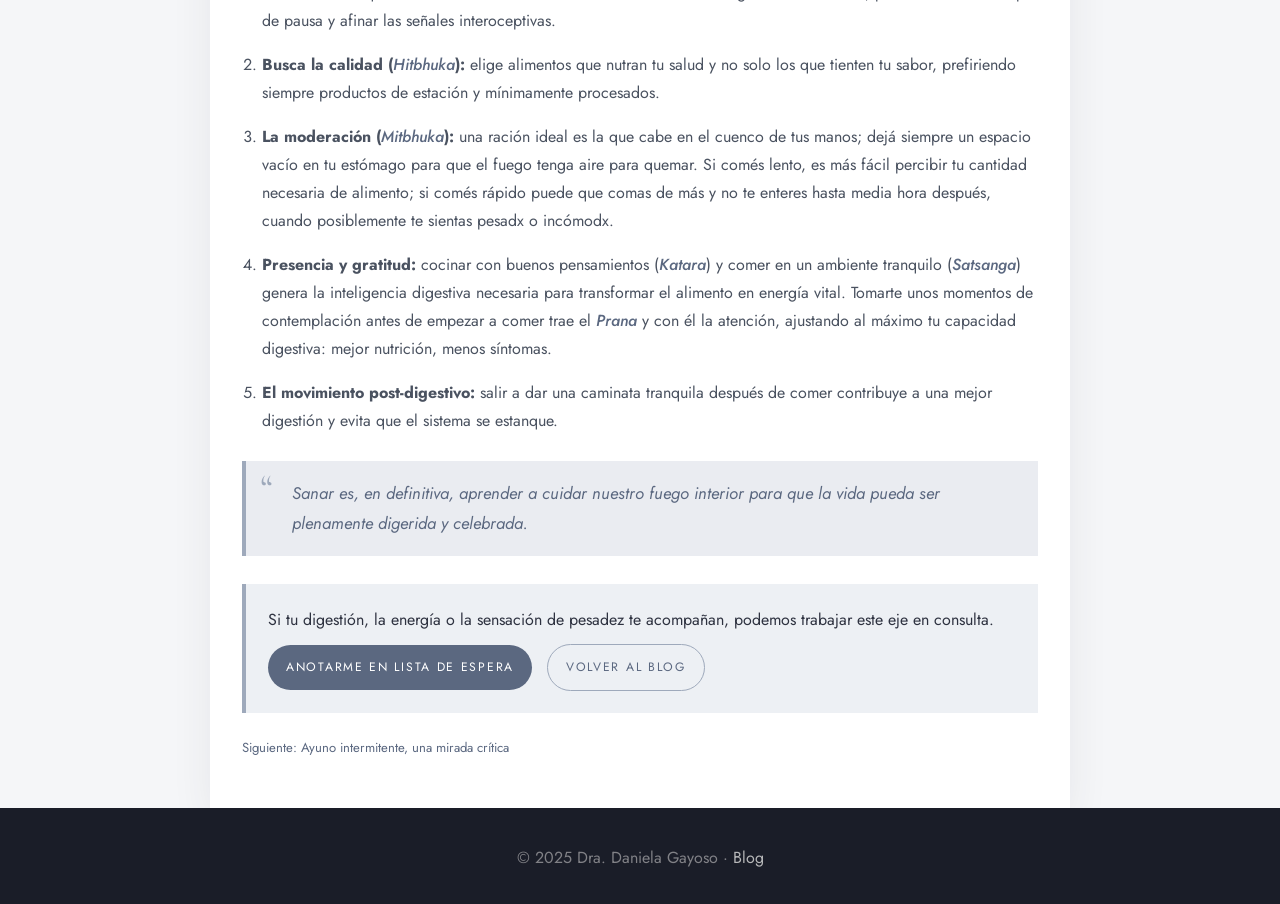
<file: agni-ama.html>
<!DOCTYPE html>
<html lang="es">
<head>
  <!-- Google tag (gtag.js) -->
<script async src="https://www.googletagmanager.com/gtag/js?id=G-NENCQB0SLB"></script>
<script>
  window.dataLayer = window.dataLayer || [];
  function gtag(){dataLayer.push(arguments);}
  gtag('js', new Date());

  gtag('config', 'G-NENCQB0SLB');
</script>
  <meta charset="UTF-8" />
  <meta name="viewport" content="width=device-width, initial-scale=1.0" />
  <title>El Equilibrio Vital: Salud, Agni y el Secreto de la Longevidad</title>
  <link rel="preconnect" href="https://fonts.googleapis.com" />
  <link href="https://fonts.googleapis.com/css2?family=Cormorant+Garamond:wght@500;600&family=Jost:wght@300;400;500&display=swap" rel="stylesheet" />
  <link rel="stylesheet" href="blog-posts.css" />
</head>
<body>
  <nav>
    <a href="https://dradanigayoso.com.ar" class="nav-logo">Dra. Daniela Gayoso</a>
    <ul class="nav-links">
      <li><a href="blog.html" class="active">Blog</a></li>
      <li><a href="https://dradanigayoso.com.ar#que-es">Medicina</a></li>
      <li><a href="https://dradanigayoso.com.ar#servicios">Servicios</a></li>
    </ul>
  </nav>

  <header class="hero hero-3">
    <div class="hero-content">
      <p class="eyebrow">Digestión y vitalidad • 10 de mayo de 2025</p>
      <h1>El Equilibrio Vital: Salud, Agni y el Secreto de la Longevidad</h1>
      <p>Cuando el fuego digestivo está fuerte, el cuerpo transforma mejor lo que recibe y elimina lo que no necesita.</p>
    </div>
  </header>

  <main class="article-shell">
    <div class="article-meta">
      <span>Digestión</span>
      <span>11 min de lectura</span>
    </div>
    <h2 class="article-title">El fuego interno que sostiene la vida</h2>
    <div class="article-body">
      <p class="lead">En la cosmovisión del Ayurveda, la salud no es simplemente la ausencia de enfermedad. Ser saludable es alcanzar el estado de <span class="term">Swastha</span>, que se ha traducido como "establecidx dentro de unx mismx" o "totalmente feliz dentro de unx mismx". Para lograr esta plenitud, nuestro diseño biológico depende de una danza armoniosa entre el cuerpo físico (<span class="term">Sharira</span>), la mente (<span class="term">Satva</span>) y el alma (<span class="term">Atman</span>).</p>
      <p>El eje central que sostiene este equilibrio es nuestra capacidad para procesar la vida, representada por el concepto de <span class="term">Agni</span>.</p>

      <h2>Agni: el guardián de nuestra vitalidad</h2>
      <p>El Agni es nuestro fuego digestivo, la energía calorífica que rige todo el metabolismo. En Ayurveda, existe una premisa poderosa:</p>
      <blockquote>"Las personas son tan viejas como lo es su Agni" — o, como a mí me gusta decirlo, "son tan saludables como lo es su Agni".</blockquote>
      <p>Cuando nuestro fuego es fuerte y sano, el cuerpo funciona con inteligencia:</p>
      <ul class="signal-grid">
        <li>Digiere correctamente lo que ingresa.</li>
        <li>Absorbe y asimila los nutrientes necesarios para nutrir los tejidos (<span class="term">Dhatus</span>).</li>
        <li>Elimina las impurezas y materiales de excreción de forma eficiente.</li>
      </ul>
      <p>Cuando el Agni se debilita por hábitos inadecuados, estrés o una alimentación incompatible, perdemos la capacidad de transformar lo que recibimos. Es en este momento cuando los alimentos no se digieren bien y se convierten en <span class="term">Ama</span> o toxina: partículas de desecho no procesadas que se acumulan en el tracto gastrointestinal.</p>
      <p>El Ama es considerado la raíz de la enfermedad. Su acumulación genera una obstrucción que impide que la inteligencia del cuerpo fluya, dando inicio al proceso de enfermedad o <span class="term">Samprapti</span>, que avanza desde la acumulación de doshas desequilibrados y Ama hasta el agravamiento y la manifestación de dolencias físicas.</p>

      <h2>Recomendaciones para encender tu Agni</h2>
      <p>Para fortalecer nuestro Agni y evitar que el Ama se apodere de nuestro sistema, podemos integrar pequeños rituales de consciencia en nuestra alimentación diaria:</p>
      <ol>
        <li><strong>Come con hambre real:</strong> respetar la señal del cuerpo asegura que el Agni esté listo para trabajar. Ojo, que muchas veces estamos desconectadxs de las sensaciones físicas y podemos ignorar inconscientemente el hambre. Te recomiendo que si no tenés hambre entrada la mañana o incluso llegando al mediodía, puedas darte un tiempo de pausa y afinar las señales interoceptivas.</li>
        <li><strong>Busca la calidad (<span class="term">Hitbhuka</span>):</strong> elige alimentos que nutran tu salud y no solo los que tienten tu sabor, prefiriendo siempre productos de estación y mínimamente procesados.</li>
        <li><strong>La moderación (<span class="term">Mitbhuka</span>):</strong> una ración ideal es la que cabe en el cuenco de tus manos; dejá siempre un espacio vacío en tu estómago para que el fuego tenga aire para quemar. Si comés lento, es más fácil percibir tu cantidad necesaria de alimento; si comés rápido puede que comas de más y no te enteres hasta media hora después, cuando posiblemente te sientas pesadx o incómodx.</li>
        <li><strong>Presencia y gratitud:</strong> cocinar con buenos pensamientos (<span class="term">Katara</span>) y comer en un ambiente tranquilo (<span class="term">Satsanga</span>) genera la inteligencia digestiva necesaria para transformar el alimento en energía vital. Tomarte unos momentos de contemplación antes de empezar a comer trae el <span class="term">Prana</span> y con él la atención, ajustando al máximo tu capacidad digestiva: mejor nutrición, menos síntomas.</li>
        <li><strong>El movimiento post-digestivo:</strong> salir a dar una caminata tranquila después de comer contribuye a una mejor digestión y evita que el sistema se estanque.</li>
      </ol>
      <blockquote>Sanar es, en definitiva, aprender a cuidar nuestro fuego interior para que la vida pueda ser plenamente digerida y celebrada.</blockquote>
    </div>

    <div class="cta-box">
      <p>Si tu digestión, la energía o la sensación de pesadez te acompañan, podemos trabajar este eje en consulta.</p>
      <a class="btn btn-primary" href="https://wa.me/541168763264?text=Me%20interesa%20saber%20sobre%20la%20depuraci%C3%B3n" target="_blank">Anotarme en lista de espera</a>
      <a class="btn btn-secondary" href="blog.html">Volver al blog</a>
    </div>

    <div class="side-links">
      <a href="slow-life.html">Siguiente: Ayuno intermitente, una mirada crítica</a>
    </div>
  </main>

  <footer>
    <p>© 2025 Dra. Daniela Gayoso · <a href="blog.html">Blog</a></p>
  </footer>
</body>
</html>
</file>
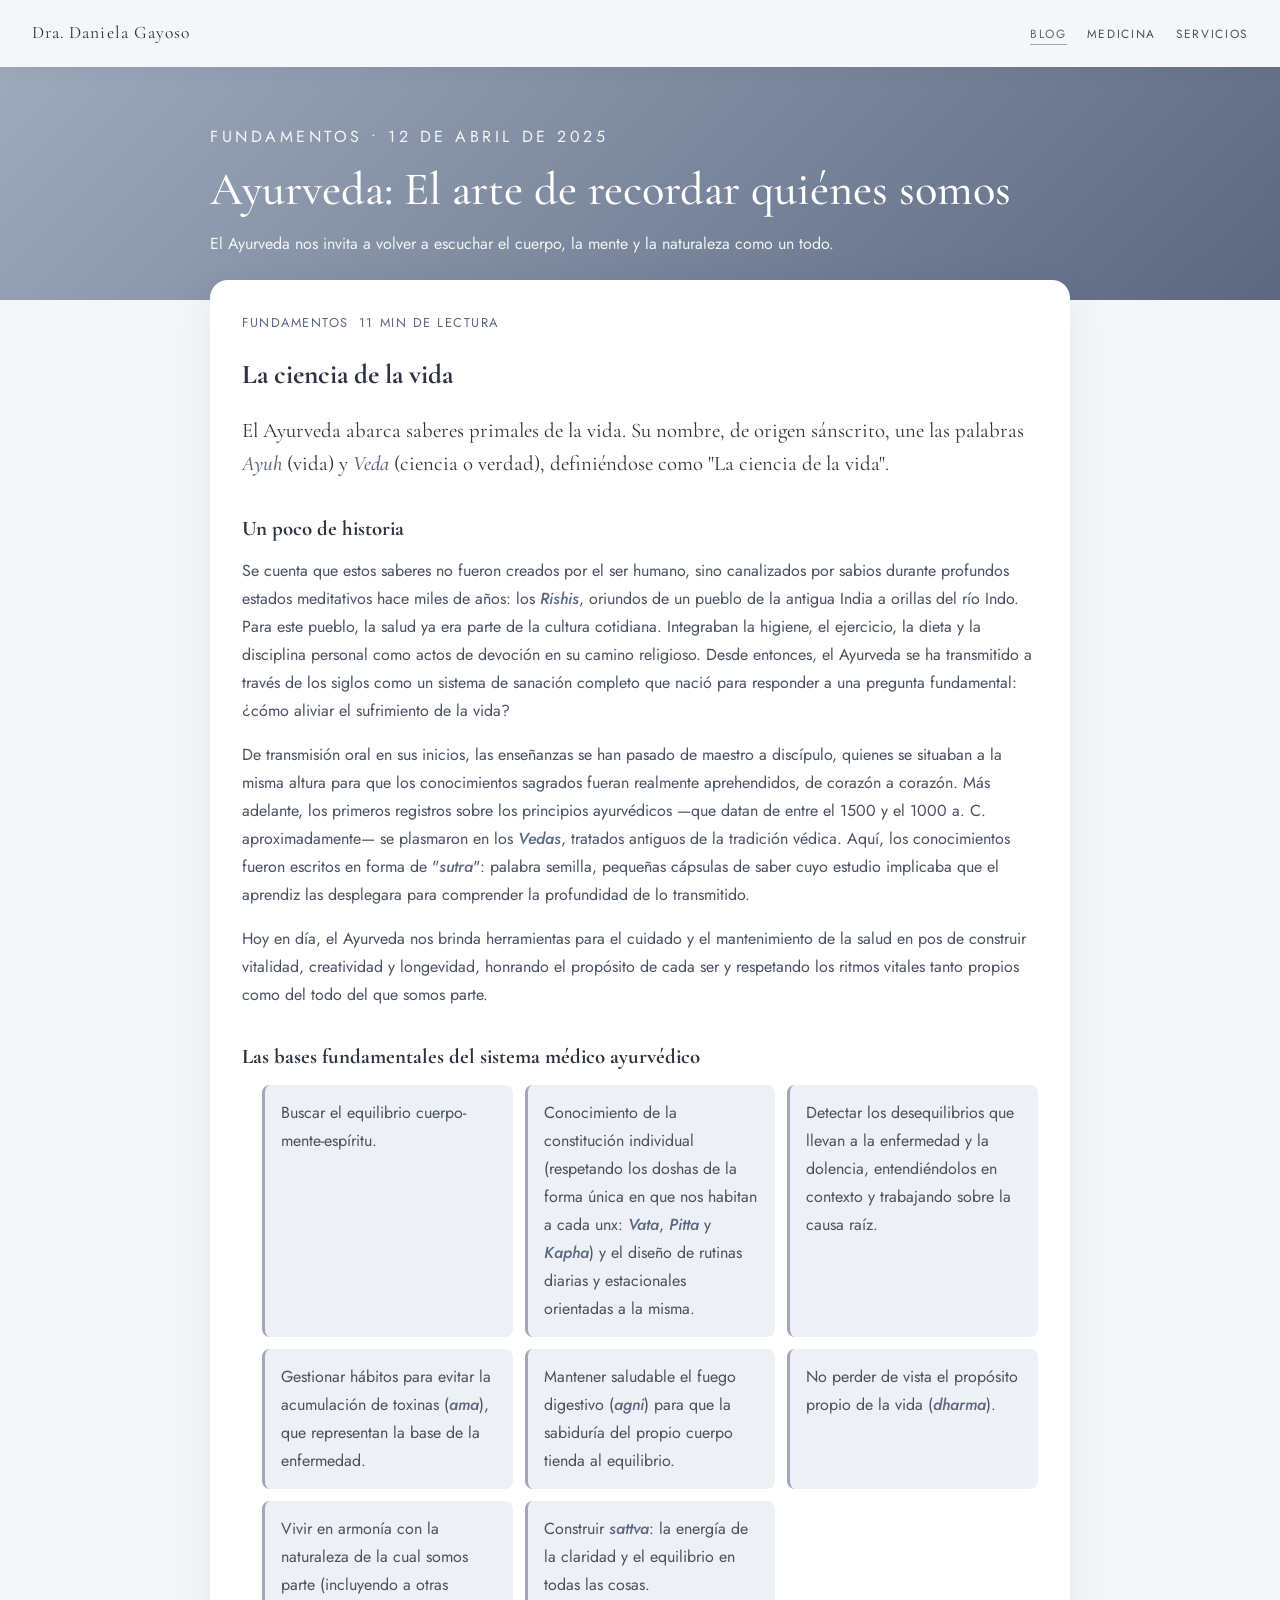
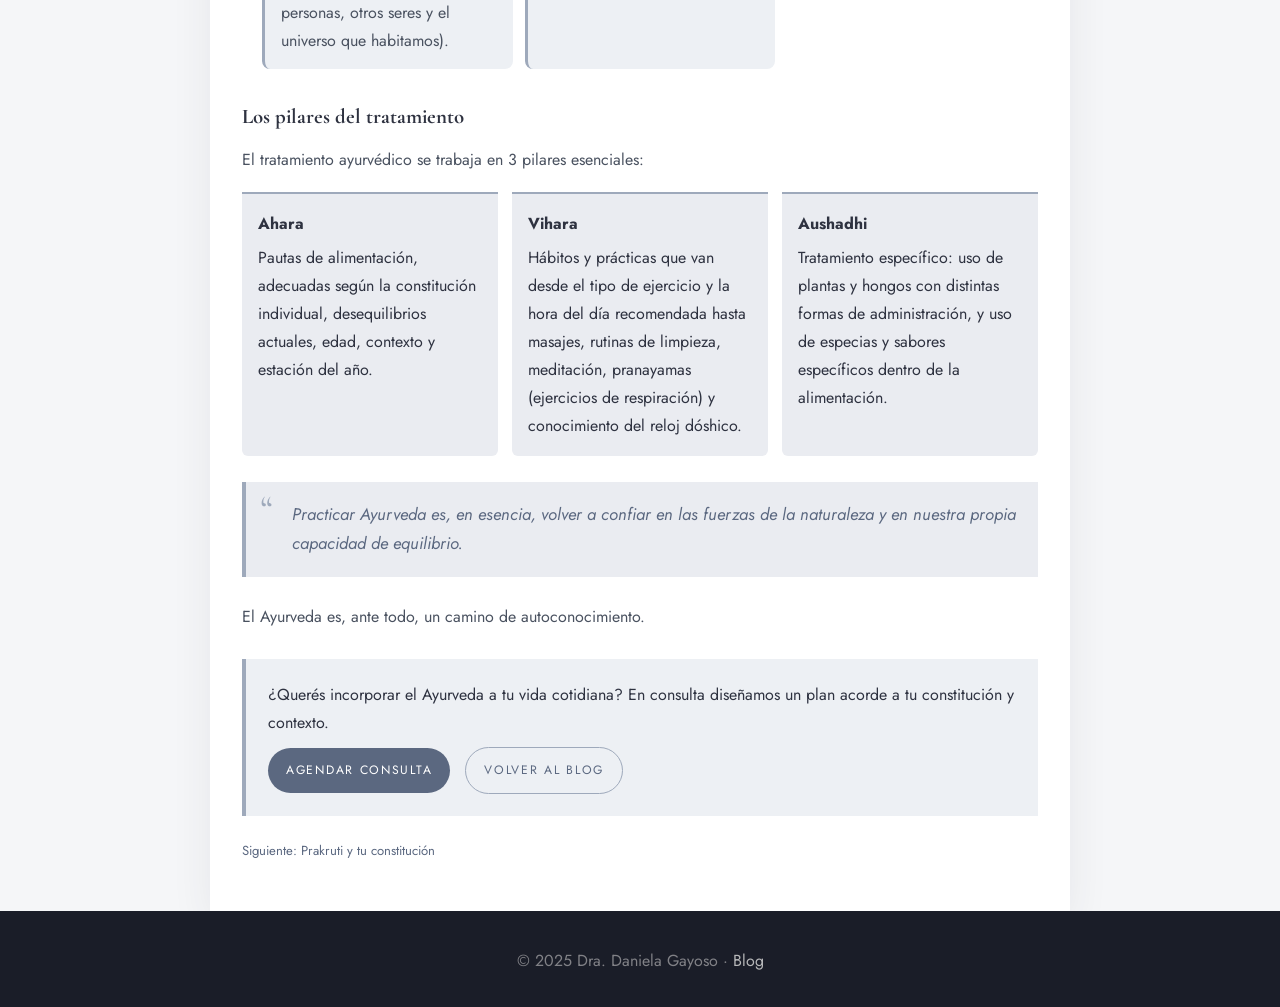
<file: ayurveda-intro.html>
<!DOCTYPE html>
<html lang="es">
<head>
  <!-- Google tag (gtag.js) -->
<script async src="https://www.googletagmanager.com/gtag/js?id=G-NENCQB0SLB"></script>
<script>
  window.dataLayer = window.dataLayer || [];
  function gtag(){dataLayer.push(arguments);}
  gtag('js', new Date());

  gtag('config', 'G-NENCQB0SLB');
</script>

  <meta charset="UTF-8" />
  <meta name="viewport" content="width=device-width, initial-scale=1.0" />
  <title>Ayurveda: El arte de recordar quiénes somos</title>
  <link rel="preconnect" href="https://fonts.googleapis.com" />
  <link href="https://fonts.googleapis.com/css2?family=Cormorant+Garamond:wght@500;600&family=Jost:wght@300;400;500&display=swap" rel="stylesheet" />
  <link rel="stylesheet" href="blog-posts.css" />
</head>
<body>
  <nav>
    <a href="https://dradanigayoso.com.ar" class="nav-logo">Dra. Daniela Gayoso</a>
    <ul class="nav-links">
      <li><a href="blog.html" class="active">Blog</a></li>
      <li><a href="https://dradanigayoso.com.ar#que-es">Medicina</a></li>
      <li><a href="https://dradanigayoso.com.ar#servicios">Servicios</a></li>
    </ul>
  </nav>

  <header class="hero hero-1">
    <div class="hero-content">
      <p class="eyebrow">Fundamentos • 12 de abril de 2025</p>
      <h1>Ayurveda: El arte de recordar quiénes somos</h1>
      <p>El Ayurveda nos invita a volver a escuchar el cuerpo, la mente y la naturaleza como un todo.</p>
    </div>
  </header>

  <main class="article-shell">
    <div class="article-meta">
      <span>Fundamentos</span>
      <span>11 min de lectura</span>
    </div>
    <h2 class="article-title">La ciencia de la vida</h2>
    <div class="article-body">
      <p class="lead">El Ayurveda abarca saberes primales de la vida. Su nombre, de origen sánscrito, une las palabras <span class="term">Ayuh</span> (vida) y <span class="term">Veda</span> (ciencia o verdad), definiéndose como "La ciencia de la vida".</p>

      <h2>Un poco de historia</h2>
      <p>Se cuenta que estos saberes no fueron creados por el ser humano, sino canalizados por sabios durante profundos estados meditativos hace miles de años: los <span class="term">Rishis</span>, oriundos de un pueblo de la antigua India a orillas del río Indo. Para este pueblo, la salud ya era parte de la cultura cotidiana. Integraban la higiene, el ejercicio, la dieta y la disciplina personal como actos de devoción en su camino religioso. Desde entonces, el Ayurveda se ha transmitido a través de los siglos como un sistema de sanación completo que nació para responder a una pregunta fundamental: ¿cómo aliviar el sufrimiento de la vida?</p>
      <p>De transmisión oral en sus inicios, las enseñanzas se han pasado de maestro a discípulo, quienes se situaban a la misma altura para que los conocimientos sagrados fueran realmente aprehendidos, de corazón a corazón. Más adelante, los primeros registros sobre los principios ayurvédicos —que datan de entre el 1500 y el 1000 a. C. aproximadamente— se plasmaron en los <span class="term">Vedas</span>, tratados antiguos de la tradición védica. Aquí, los conocimientos fueron escritos en forma de "<span class="term">sutra</span>": palabra semilla, pequeñas cápsulas de saber cuyo estudio implicaba que el aprendiz las desplegara para comprender la profundidad de lo transmitido.</p>
      <p>Hoy en día, el Ayurveda nos brinda herramientas para el cuidado y el mantenimiento de la salud en pos de construir vitalidad, creatividad y longevidad, honrando el propósito de cada ser y respetando los ritmos vitales tanto propios como del todo del que somos parte.</p>

      <h2>Las bases fundamentales del sistema médico ayurvédico</h2>
      <ul class="signal-grid">
        <li>Buscar el equilibrio cuerpo-mente-espíritu.</li>
        <li>Conocimiento de la constitución individual (respetando los doshas de la forma única en que nos habitan a cada unx: <span class="term">Vata</span>, <span class="term">Pitta</span> y <span class="term">Kapha</span>) y el diseño de rutinas diarias y estacionales orientadas a la misma.</li>
        <li>Detectar los desequilibrios que llevan a la enfermedad y la dolencia, entendiéndolos en contexto y trabajando sobre la causa raíz.</li>
        <li>Gestionar hábitos para evitar la acumulación de toxinas (<span class="term">ama</span>), que representan la base de la enfermedad.</li>
        <li>Mantener saludable el fuego digestivo (<span class="term">agni</span>) para que la sabiduría del propio cuerpo tienda al equilibrio.</li>
        <li>No perder de vista el propósito propio de la vida (<span class="term">dharma</span>).</li>
        <li>Vivir en armonía con la naturaleza de la cual somos parte (incluyendo a otras personas, otros seres y el universo que habitamos).</li>
        <li>Construir <span class="term">sattva</span>: la energía de la claridad y el equilibrio en todas las cosas.</li>
      </ul>

      <h2>Los pilares del tratamiento</h2>
      <p>El tratamiento ayurvédico se trabaja en 3 pilares esenciales:</p>
      <div class="pillars">
        <div class="pillar"><strong>Ahara</strong>Pautas de alimentación, adecuadas según la constitución individual, desequilibrios actuales, edad, contexto y estación del año.</div>
        <div class="pillar"><strong>Vihara</strong>Hábitos y prácticas que van desde el tipo de ejercicio y la hora del día recomendada hasta masajes, rutinas de limpieza, meditación, pranayamas (ejercicios de respiración) y conocimiento del reloj dóshico.</div>
        <div class="pillar"><strong>Aushadhi</strong>Tratamiento específico: uso de plantas y hongos con distintas formas de administración, y uso de especias y sabores específicos dentro de la alimentación.</div>
      </div>

      <blockquote>Practicar Ayurveda es, en esencia, volver a confiar en las fuerzas de la naturaleza y en nuestra propia capacidad de equilibrio.</blockquote>
      <p>El Ayurveda es, ante todo, un camino de autoconocimiento.</p>
    </div>

    <div class="cta-box">
      <p>¿Querés incorporar el Ayurveda a tu vida cotidiana? En consulta diseñamos un plan acorde a tu constitución y contexto.</p>
      <a class="btn btn-primary" href="https://wa.me/541168763264?text=Me%20interesa%20saber%20sobre%20la%20depuraci%C3%B3n" target="_blank">Agendar consulta</a>
      <a class="btn btn-secondary" href="blog.html">Volver al blog</a>
    </div>

    <div class="side-links">
      <a href="constitucion.html">Siguiente: Prakruti y tu constitución</a>
    </div>
  </main>

  <footer>
    <p>© 2025 Dra. Daniela Gayoso · <a href="blog.html">Blog</a></p>
  </footer>
</body>
</html>
</file>
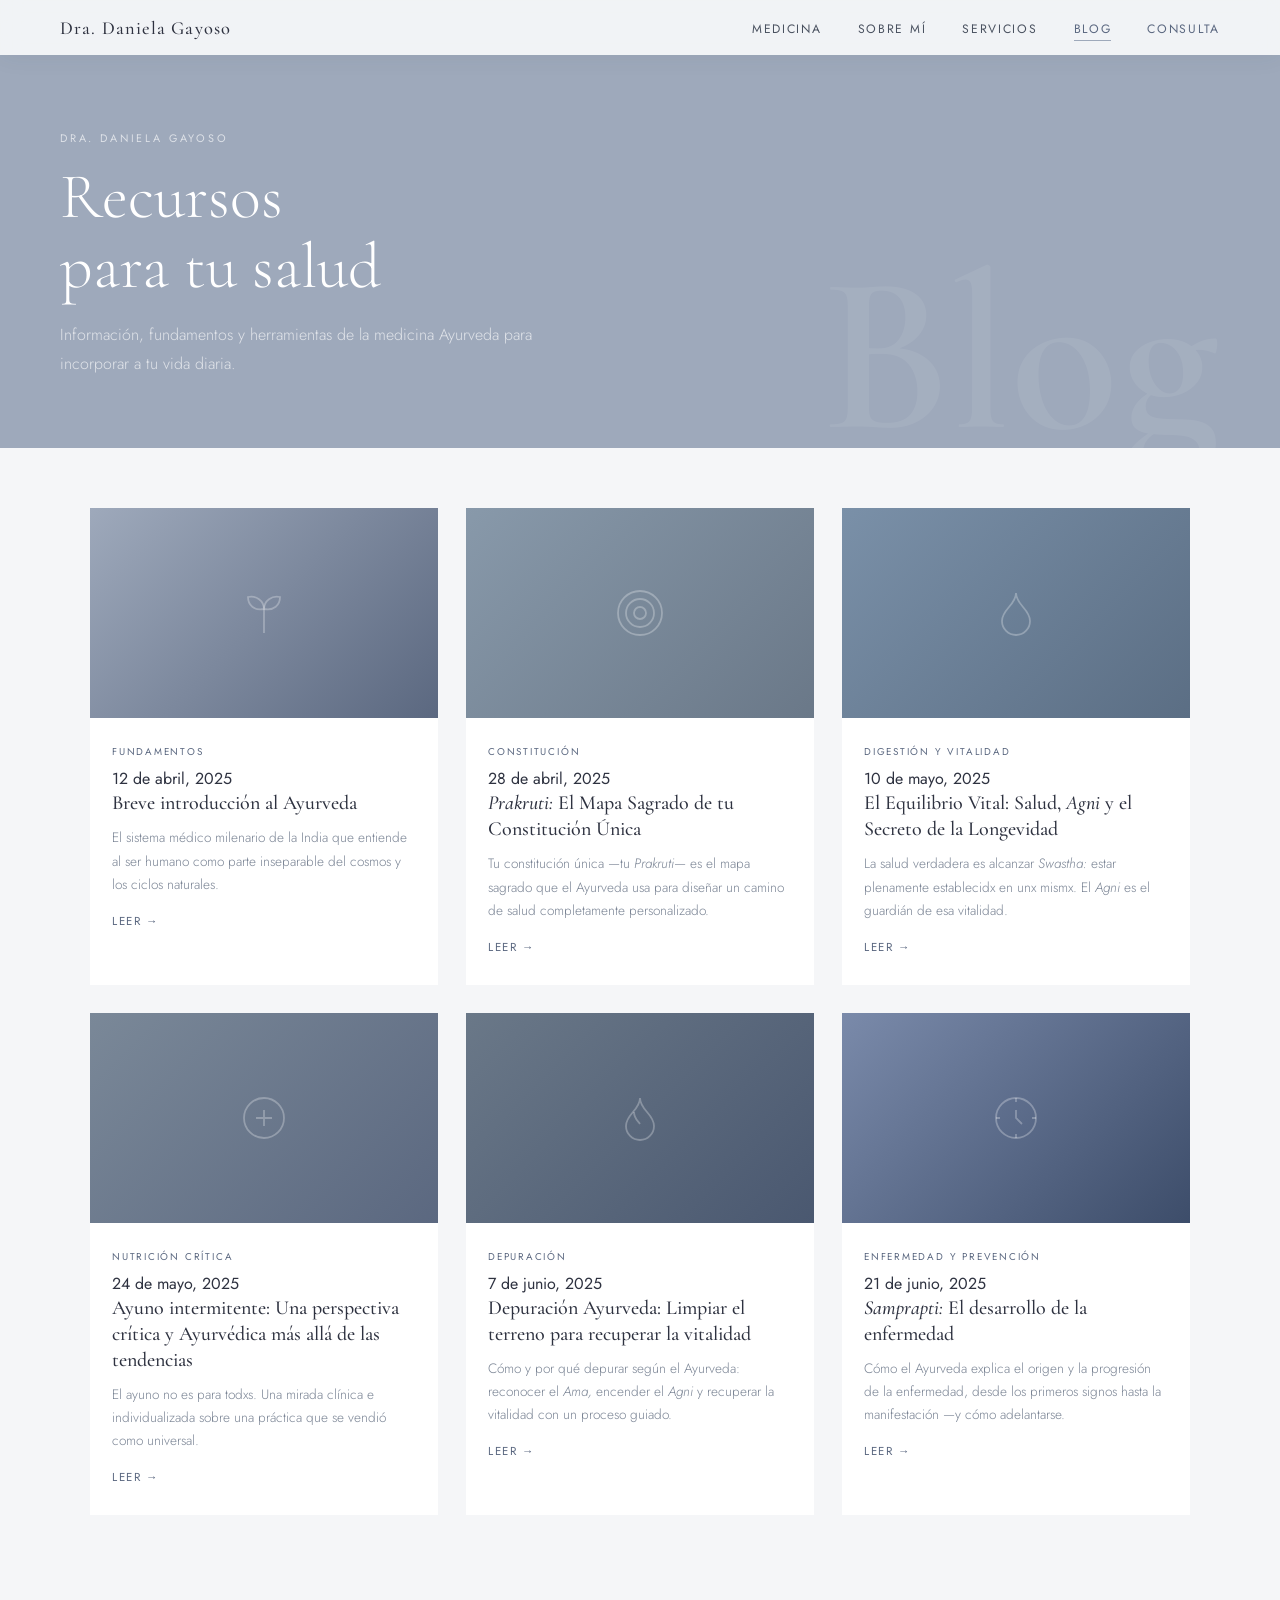
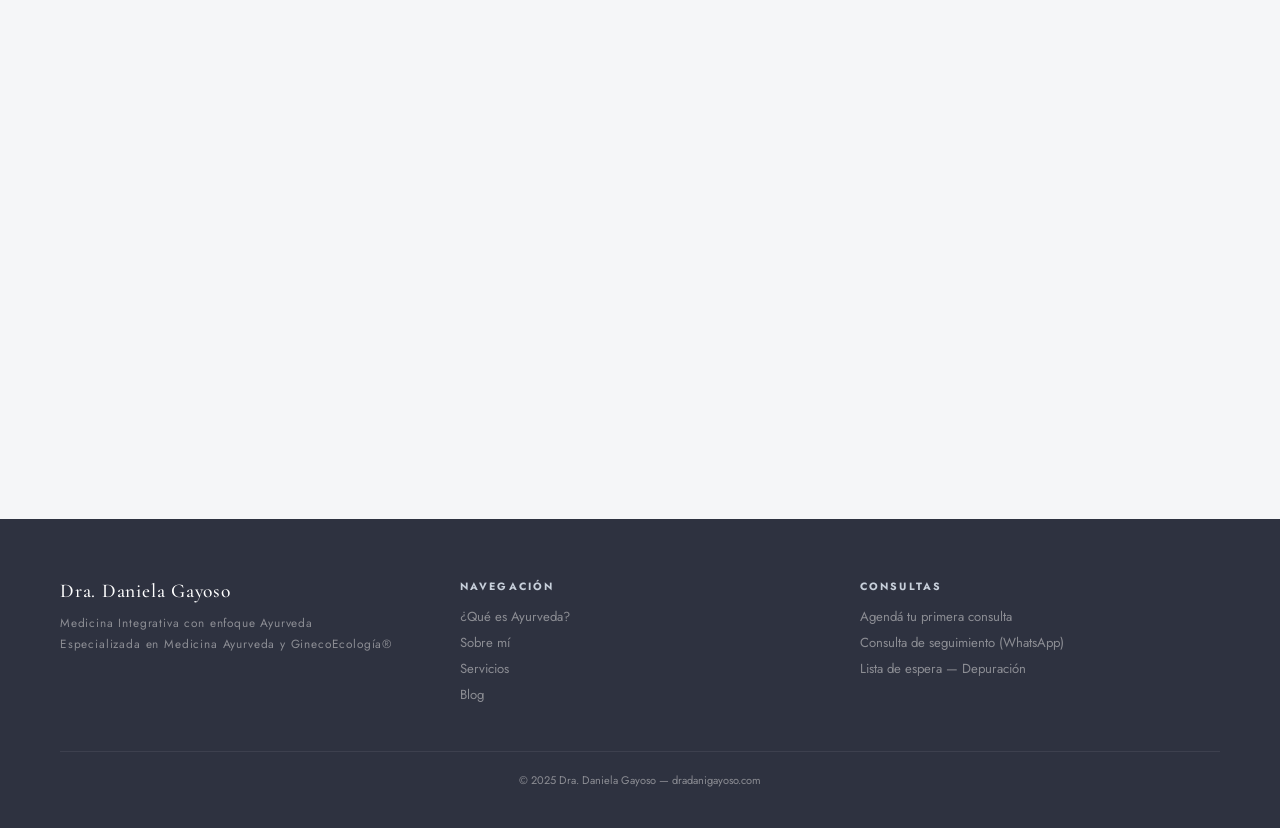
<file: blog.html>
<!DOCTYPE html>
<html lang="es">
<head>
  <!-- Google tag (gtag.js) -->
<script async src="https://www.googletagmanager.com/gtag/js?id=G-NENCQB0SLB"></script>
<script>
  window.dataLayer = window.dataLayer || [];
  function gtag(){dataLayer.push(arguments);}
  gtag('js', new Date());

  gtag('config', 'G-NENCQB0SLB');
</script>

<meta charset="UTF-8">
<meta name="viewport" content="width=device-width, initial-scale=1.0">
<title>Blog — Dra. Daniela Gayoso</title>
<link rel="preconnect" href="https://fonts.googleapis.com">
<link href="https://fonts.googleapis.com/css2?family=Cormorant+Garamond:ital,wght@0,300;0,400;0,500;0,600;1,300;1,400&family=Jost:wght@300;400;500&display=swap" rel="stylesheet">
<style>
  :root {
    --slate:       #9ea9bb;
    --slate-light: #c8d0db;
    --slate-pale:  #eaecf1;
    --slate-dark:  #5b6880;
    --navy:        #2e3240;
    --cream:       #edf0f4;
    --linen:       #e4e8ee;
    --warm-white:  #f5f6f8;
    --text-mid:    #4a5260;
    --text-light:  #7a8494;
  }
  * { margin:0; padding:0; box-sizing:border-box; }
  html { scroll-behavior:smooth; }
  body { font-family:'Jost',sans-serif; background:var(--warm-white); color:var(--navy); overflow-x:hidden; }

  /* NAV */
  nav {
    position:fixed; top:0; left:0; right:0; z-index:100;
    background:rgba(245,246,248,0.96); backdrop-filter:blur(10px);
    padding:16px 60px; display:flex; justify-content:space-between; align-items:center;
    box-shadow:0 1px 24px rgba(46,50,64,0.07);
  }
  .nav-logo { font-family:'Cormorant Garamond',serif; font-size:1.15rem; font-weight:500; letter-spacing:0.06em; color:var(--navy); text-decoration:none; }
  .nav-links { display:flex; gap:36px; list-style:none; align-items:center; }
  .nav-links a { font-size:0.76rem; letter-spacing:0.14em; text-transform:uppercase; color:var(--text-mid); text-decoration:none; transition:color 0.3s; }
  .nav-links a:hover { color:var(--slate-dark); }
  .nav-links a.active { color:var(--slate-dark); border-bottom:1px solid var(--slate); padding-bottom:2px; }
  .nav-cta { color:var(--slate-dark) !important; }

  /* HERO BLOG */
  .blog-hero {
    background: var(--slate);
    padding: 130px 60px 70px;
    position: relative;
    overflow: hidden;
  }
  .blog-hero::before {
    content: 'Blog';
    position: absolute;
    right: 60px; bottom: -20px;
    font-family: 'Cormorant Garamond', serif;
    font-size: 14rem;
    font-weight: 600;
    color: rgba(255,255,255,0.07);
    line-height: 1;
    pointer-events: none;
    user-select: none;
  }
  .blog-hero-inner { max-width: 1100px; }
  .blog-hero-label {
    font-size: 0.68rem; letter-spacing: 0.26em; text-transform: uppercase;
    color: rgba(255,255,255,0.65); margin-bottom: 16px;
    opacity:0; transform:translateY(16px); animation:fadeUp 0.7s 0.2s forwards;
  }
  .blog-hero-title {
    font-family: 'Cormorant Garamond', serif;
    font-size: clamp(2.4rem, 5vw, 4.2rem);
    font-weight: 300; line-height: 1.1; color: white;
    opacity:0; transform:translateY(20px); animation:fadeUp 0.8s 0.4s forwards;
  }
  .blog-hero-sub {
    font-size: 1rem; font-weight: 300; line-height: 1.8;
    color: rgba(255,255,255,0.68); max-width: 520px; margin-top: 18px;
    opacity:0; transform:translateY(16px); animation:fadeUp 0.7s 0.6s forwards;
  }

  /* BLOG GRID */
  .blog-main {
    max-width: 1220px;
    margin: 0 auto;
    padding: 60px 60px 100px;
  }
  .blog-grid {
    display: grid;
    grid-template-columns: repeat(3, 1fr);
    gap: 28px;
  }
  .blog-card {
    display: block;
    background: white;
    overflow: hidden;
    transition: transform 0.3s, box-shadow 0.3s;
    cursor: pointer;
    opacity: 0;
    transform: translateY(24px);
    transition: opacity 0.6s ease, transform 0.6s ease, box-shadow 0.3s;
    text-decoration: none;
    color: inherit;
  }
  .blog-card.visible { opacity: 1; transform: translateY(0); }
  .blog-card:hover { box-shadow: 0 18px 44px rgba(46,50,64,0.1); transform: translateY(-5px); }
  .blog-thumb { height: 210px; position: relative; overflow: hidden; }
  .blog-thumb-bg { width: 100%; height: 100%; transition: transform 0.5s; }
  .blog-card:hover .blog-thumb-bg { transform: scale(1.04); }
  .bt-1 { background: linear-gradient(135deg,#9ea9bb,#5b6880); }
  .bt-2 { background: linear-gradient(135deg,#8899aa,#6a7888); }
  .bt-3 { background: linear-gradient(135deg,#7a90a8,#5b6e84); }
  .bt-4 { background: linear-gradient(135deg,#7a8898,#5b6880); }
  .blog-thumb-icon {
    position: absolute; inset: 0;
    display: flex; align-items: center; justify-content: center;
  }
  .blog-body { padding: 26px 22px 28px; }
  .blog-tag { font-size: 0.62rem; letter-spacing: 0.18em; text-transform: uppercase; color: var(--slate-dark); margin-bottom: 8px; }
  .blog-title { font-family: 'Cormorant Garamond', serif; font-size: 1.25rem; font-weight: 500; line-height: 1.3; color: var(--navy); margin-bottom: 10px; }
  .blog-excerpt { font-size: 0.85rem; line-height: 1.72; color: var(--text-light); font-weight: 300; }
  .blog-read-more { display: inline-flex; align-items: center; gap: 6px; margin-top: 16px; font-size: 0.72rem; letter-spacing: 0.14em; text-transform: uppercase; color: var(--slate-dark); transition: gap 0.2s; }
  .blog-card:hover .blog-read-more { gap: 10px; }

  /* DIVIDER */
  .divider { width: 44px; height: 2px; background: linear-gradient(90deg, var(--slate), transparent); margin: 22px 0; }

  /* BUTTONS */
  .btn-primary { display:inline-flex; align-items:center; gap:9px; padding:14px 28px; background:var(--slate-dark); color:white; text-decoration:none; font-size:0.77rem; letter-spacing:0.12em; text-transform:uppercase; transition:background 0.3s,transform 0.25s; border:none; cursor:pointer; }
  .btn-primary:hover { background:#4a5570; transform:translateY(-2px); }
  .btn-outline { display:inline-flex; align-items:center; gap:9px; padding:14px 28px; border:1px solid var(--slate); color:var(--slate-dark); text-decoration:none; font-size:0.77rem; letter-spacing:0.12em; text-transform:uppercase; transition:all 0.3s; }
  .btn-outline:hover { border-color:var(--slate-dark); background:var(--slate-pale); }

  /* POST VIEW */
  #post-view { display:none; min-height:100vh; background:var(--warm-white); }
  .post-page { display:none; }
  .post-page.active { display:block; }
  .post-nav {
    position:fixed; top:0; left:0; right:0; z-index:100;
    background:rgba(245,246,248,0.96); backdrop-filter:blur(8px);
    box-shadow:0 1px 20px rgba(46,50,64,0.07);
    padding:15px 60px; display:flex; align-items:center; justify-content:space-between;
  }
  .post-back { display:inline-flex; align-items:center; gap:9px; font-size:0.74rem; letter-spacing:0.12em; text-transform:uppercase; color:var(--text-mid); background:none; border:none; cursor:pointer; transition:color 0.3s; }
  .post-back:hover { color:var(--slate-dark); }
  .post-hero { height:320px; margin-top:62px; }
  .post-content { max-width:720px; margin:0 auto; padding:56px 40px 100px; }
  .post-meta { display:flex; align-items:center; gap:14px; margin-bottom:18px; }
  .post-tag-inline { font-size:0.65rem; letter-spacing:0.18em; text-transform:uppercase; color:var(--slate-dark); background:var(--slate-pale); padding:4px 10px; }
  .post-read { font-size:0.75rem; color:var(--text-light); }
  .post-title { font-family:'Cormorant Garamond',serif; font-size:clamp(1.9rem,3.8vw,3rem); font-weight:400; line-height:1.15; color:var(--navy); }
  .post-divider { width:44px; height:2px; background:linear-gradient(90deg,var(--slate),transparent); margin:22px 0 30px; }
  .post-body p { font-size:1.03rem; line-height:1.93; color:var(--text-mid); font-weight:300; margin-bottom:22px; }
  .post-body strong { font-weight:500; color:var(--navy); }
  .post-body em { font-style:italic; color:var(--slate-dark); }
  .post-cta-box { margin-top:44px; padding:32px 36px; background:var(--slate-pale); border-left:3px solid var(--slate); }
  .post-cta-box p { font-size:0.95rem; color:var(--text-mid); margin-bottom:18px; line-height:1.65; }

  /* FOOTER */
  footer { background:var(--navy); color:rgba(250,249,246,0.46); padding:60px 60px 40px; display:grid; grid-template-columns:1fr 1fr 1fr; gap:40px; }
  .footer-brand { font-family:'Cormorant Garamond',serif; font-size:1.22rem; color:white; font-weight:500; letter-spacing:0.04em; margin-bottom:9px; }
  .footer-sub { font-size:0.74rem; letter-spacing:0.07em; line-height:1.8; }
  footer h5 { font-size:0.66rem; letter-spacing:0.2em; text-transform:uppercase; color:var(--slate-light); margin-bottom:13px; }
  footer ul { list-style:none; }
  footer ul li { font-size:0.82rem; margin-bottom:7px; }
  footer ul li a { color:rgba(250,249,246,0.46); text-decoration:none; transition:color 0.3s; }
  footer ul li a:hover { color:white; }
  .footer-bottom { grid-column:1/-1; border-top:1px solid rgba(255,255,255,0.07); padding-top:20px; font-size:0.69rem; text-align:center; }

  /* MODAL */
  .modal-overlay { display:none; position:fixed; inset:0; background:rgba(46,50,64,0.65); z-index:200; backdrop-filter:blur(5px); align-items:center; justify-content:center; }
  .modal-overlay.active { display:flex; }
  .modal { background:var(--warm-white); max-width:490px; width:90%; padding:44px; position:relative; animation:fadeUp 0.35s ease; }
  .modal-close { position:absolute; top:16px; right:20px; background:none; border:none; font-size:1.35rem; cursor:pointer; color:var(--text-light); }
  .modal h3 { font-family:'Cormorant Garamond',serif; font-size:1.72rem; margin-bottom:8px; color:var(--navy); }
  .modal p { font-size:0.87rem; color:var(--text-mid); line-height:1.7; margin-bottom:12px; }
  .modal-options { display:flex; flex-direction:column; gap:10px; margin-top:20px; }
  .modal-option { display:flex; justify-content:space-between; align-items:center; padding:14px 17px; border:1px solid var(--linen); cursor:pointer; transition:all 0.2s; text-decoration:none; color:inherit; }
  .modal-option:hover { border-color:var(--slate); background:var(--slate-pale); }
  .modal-option-title { font-size:0.87rem; font-weight:500; color:var(--navy); }
  .modal-option-meta { font-size:0.72rem; color:var(--text-light); margin-top:2px; }
  .modal-option-arrow { color:var(--slate-dark); }


  /* MAGAZINE FORMAT */
  .post-lead { font-size:1.18rem; line-height:1.85; color:var(--navy); font-weight:300; margin-bottom:32px; border-left:3px solid var(--slate); padding-left:20px; }
  .post-h2 { font-family:'Cormorant Garamond',serif; font-size:1.65rem; font-weight:500; color:var(--navy); margin:44px 0 16px; letter-spacing:0.01em; }
  .post-h2::before { content:''; display:block; width:28px; height:1px; background:var(--slate); margin-bottom:12px; }
  .post-quote { font-family:'Cormorant Garamond',serif; font-size:1.45rem; font-weight:300; font-style:italic; line-height:1.55; color:var(--slate-dark); border:none; padding:32px 0; margin:36px 0; border-top:1px solid var(--slate-light); border-bottom:1px solid var(--slate-light); text-align:center; }
  .post-list { list-style:none; padding:0; margin:20px 0 28px; display:flex; flex-direction:column; gap:13px; }
  .post-list li { font-size:1.02rem; line-height:1.78; color:var(--text-mid); font-weight:300; padding-left:22px; position:relative; }
  .post-list li::before { content:'—'; position:absolute; left:0; color:var(--slate); font-weight:400; }
  .post-list li em { font-style:italic; color:var(--slate-dark); }
  .post-pilares { display:grid; grid-template-columns:repeat(3,1fr); gap:20px; margin:28px 0 36px; }
  .post-pilar { background:var(--slate-pale); padding:26px 22px; border-top:2px solid var(--slate); }
  .post-pilar-nombre { font-family:'Cormorant Garamond',serif; font-size:1.35rem; font-style:italic; color:var(--slate-dark); margin-bottom:4px; }
  .post-pilar-titulo { font-size:0.78rem; letter-spacing:0.12em; text-transform:uppercase; color:var(--navy); font-weight:500; margin-bottom:12px; }
  .post-pilar p { font-size:0.86rem; line-height:1.72; color:var(--text-mid); font-weight:300; margin:0; }
  .post-pilar p em { font-style:italic; color:var(--slate-dark); }
  .post-closing { font-size:1.1rem; line-height:1.8; color:var(--navy); font-weight:300; margin-top:32px; }
  @media (max-width:700px) {
    .post-pilares { grid-template-columns:1fr; }
    .post-quote { font-size:1.2rem; }
    .post-lead { font-size:1.05rem; }
  }


  /* CTA TEST ESPECIAL */
  .post-cta-test { background:var(--navy); border-left:none; padding:0; }
  .post-cta-test-inner { display:flex; align-items:center; justify-content:space-between; gap:32px; padding:36px 40px; }
  .post-cta-test-label { font-size:0.62rem; letter-spacing:0.22em; text-transform:uppercase; color:var(--slate-light); margin-bottom:8px; }
  .post-cta-test-title { font-family:'Cormorant Garamond',serif; font-size:1.6rem; font-weight:400; color:white; line-height:1.2; margin-bottom:12px; }
  .post-cta-test-title em { font-style:italic; color:var(--slate-light); }
  .post-cta-test-text p { font-size:0.88rem; line-height:1.7; color:rgba(250,249,246,0.62); margin:0; }
  .post-cta-test-text p em { font-style:italic; color:var(--slate-light); }
  .btn-cta-test { white-space:nowrap; background:var(--slate); flex-shrink:0; }
  .btn-cta-test:hover { background:var(--slate-dark); }
  @media (max-width:700px) {
    .post-cta-test-inner { flex-direction:column; align-items:flex-start; gap:20px; }
  }


  /* NUMBERED LIST */
  .post-list-num { list-style:none; padding:0; margin:20px 0 28px; display:flex; flex-direction:column; gap:22px; counter-reset:paso; }
  .post-list-num li { padding-left:52px; position:relative; counter-increment:paso; }
  .post-list-num li::before { content:counter(paso); position:absolute; left:0; top:0; width:32px; height:32px; background:var(--slate); color:white; font-size:0.78rem; font-weight:500; display:flex; align-items:center; justify-content:center; flex-shrink:0; }
  .post-list-num .post-list-titulo { display:block; font-size:0.92rem; font-weight:500; color:var(--navy); margin-bottom:6px; letter-spacing:0.01em; }
  .post-list-num .post-list-titulo em { font-style:italic; color:var(--slate-dark); font-weight:400; }
  .post-list-num p { font-size:0.9rem; line-height:1.75; color:var(--text-mid); font-weight:300; margin:0; }
  .post-list-num p em { font-style:italic; color:var(--slate-dark); }

  /* CTA DEPURACIÓN */
  .post-cta-depu { background:var(--slate-pale); border-left:none; padding:0; overflow:hidden; }
  .post-cta-depu-inner { padding:40px; border-top:3px solid var(--slate); }
  .post-cta-depu-tag { font-size:0.62rem; letter-spacing:0.22em; text-transform:uppercase; color:var(--slate-dark); margin-bottom:12px; }
  .post-cta-depu-title { font-family:'Cormorant Garamond',serif; font-size:1.75rem; font-weight:400; color:var(--navy); line-height:1.2; margin-bottom:14px; }
  .post-cta-depu-title em { font-style:italic; color:var(--slate-dark); }
  .post-cta-depu-desc { font-size:0.9rem; line-height:1.72; color:var(--text-mid); font-weight:300; margin-bottom:24px; }
  .post-cta-depu-desc em { font-style:italic; color:var(--slate-dark); }


  /* DUAL CTA */
  .post-cta-dual { display:grid; grid-template-columns:1fr 1fr; gap:3px; margin-top:44px; }
  .post-cta-dual-item { padding:36px 32px; }
  .post-cta-dual-espera { background:var(--navy); }
  .post-cta-dual-espera .post-cta-depu-tag { color:var(--slate-light); }
  .post-cta-dual-espera .post-cta-depu-title { color:white; }
  .post-cta-dual-espera .post-cta-depu-desc { color:rgba(250,249,246,0.62); }
  .post-cta-dual-blog { background:var(--slate-pale); border-top:3px solid var(--slate); }
  .post-cta-dual-blog .post-cta-depu-tag { color:var(--slate-dark); }
  .post-cta-dual-blog .post-cta-depu-title { color:var(--navy); }
  .post-cta-dual-blog .post-cta-depu-desc { color:var(--text-mid); }

  /* BENEFICIOS GRID */
  .post-beneficios { display:grid; grid-template-columns:1fr 1fr; gap:16px; margin:24px 0 32px; }
  .post-beneficio { background:var(--slate-pale); padding:24px 22px; border-top:2px solid var(--slate); }
  .post-beneficio-titulo { font-size:0.84rem; font-weight:500; color:var(--navy); letter-spacing:0.02em; margin-bottom:10px; }
  .post-beneficio-titulo em { font-style:italic; color:var(--slate-dark); font-weight:400; }
  .post-beneficio p { font-size:0.85rem; line-height:1.72; color:var(--text-mid); font-weight:300; margin:0; }
  .post-beneficio p em { font-style:italic; color:var(--slate-dark); }

  @media (max-width:700px) {
    .post-cta-dual { grid-template-columns:1fr; }
    .post-beneficios { grid-template-columns:1fr; }
  }


  /* DUAL CTA (post-cta-double) */
  .post-cta-double { display:grid; grid-template-columns:1fr 1fr; gap:3px; margin-top:44px; }
  .post-cta-half { padding:36px 32px; }
  .post-cta-half--dark { background:var(--navy); }
  .post-cta-half--dark .post-cta-depu-tag { color:var(--slate-light); }
  .post-cta-half--dark .post-cta-depu-title { color:white; }
  .post-cta-half--dark .post-cta-depu-desc { color:rgba(250,249,246,0.62); }
  .post-cta-half--light { background:var(--slate-pale); border-top:3px solid var(--slate); }
  .post-cta-half--light .post-cta-depu-tag { color:var(--slate-dark); }
  .post-cta-half--light .post-cta-depu-title { color:var(--navy) !important; }
  .post-cta-half--light .post-cta-depu-desc { color:var(--text-mid) !important; }
  .btn-full { width:100%; justify-content:center; margin-top:20px; box-sizing:border-box; }
  @media (max-width:700px) {
    .post-cta-double { grid-template-columns:1fr; }
  }


  /* ETAPAS SAMPRAPTI */
  .post-etapas { display:flex; flex-direction:column; gap:3px; margin:24px 0 32px; }
  .post-etapa { display:flex; gap:0; background:var(--slate-pale); overflow:hidden; }
  .post-etapa-num { min-width:64px; background:var(--slate-dark); color:white; font-family:'Cormorant Garamond',serif; font-size:1.8rem; font-weight:300; display:flex; align-items:center; justify-content:center; line-height:1; }
  .post-etapa-body { padding:22px 26px; flex:1; }
  .post-etapa-titulo { font-size:0.9rem; font-weight:500; color:var(--navy); letter-spacing:0.04em; margin-bottom:7px; }
  .post-etapa-body p { font-size:0.88rem; line-height:1.72; color:var(--text-mid); font-weight:300; margin:0; }
  .post-etapa-body p em { font-style:italic; color:var(--slate-dark); }


  /* DOSHAS AYUNO */
  .post-doshas-ayuno { display:grid; grid-template-columns:repeat(3,1fr); gap:3px; margin:22px 0 30px; }
  .post-dosha-item { padding:24px 20px; border-top:3px solid var(--slate); background:var(--slate-pale); }
  .post-dosha-nombre { font-family:'Cormorant Garamond',serif; font-size:1.4rem; font-style:italic; color:var(--slate-dark); margin-bottom:10px; font-weight:500; }
  .post-dosha-item p { font-size:0.86rem; line-height:1.72; color:var(--text-mid); font-weight:300; margin:0; }
  .post-dosha-pitta { border-top-color:#7a8aaa; }
  .post-dosha-vata  { border-top-color:#9ea9bb; }
  .post-dosha-kapha { border-top-color:#5b6880; }
  @media (max-width:700px) {
    .post-doshas-ayuno { grid-template-columns:1fr; }
  }


  /* HEMISFERIOS */
  .post-hemisferios { display:grid; grid-template-columns:1fr 1fr; gap:3px; margin:22px 0 32px; }
  .post-hemisferio { padding:28px 24px; }
  .post-hemisferio--izq { background:var(--slate-pale); border-top:3px solid var(--slate); }
  .post-hemisferio--der { background:var(--navy); border-top:3px solid var(--slate-dark); }
  .post-hemisferio-label { font-family:'Cormorant Garamond',serif; font-size:1.25rem; font-weight:500; margin-bottom:4px; }
  .post-hemisferio--izq .post-hemisferio-label { color:var(--navy); }
  .post-hemisferio--der .post-hemisferio-label { color:white; }
  .post-hemisferio-sub { font-size:0.7rem; letter-spacing:0.14em; text-transform:uppercase; margin-bottom:14px; }
  .post-hemisferio--izq .post-hemisferio-sub { color:var(--slate-dark); }
  .post-hemisferio--der .post-hemisferio-sub { color:var(--slate-light); }
  .post-hemisferio p { font-size:0.88rem; line-height:1.72; font-weight:300; margin:0; }
  .post-hemisferio--izq p { color:var(--text-mid); }
  .post-hemisferio--der p { color:rgba(250,249,246,0.65); }
  @media (max-width:700px) {
    .post-hemisferios { grid-template-columns:1fr; }
  }


  /* PRÁCTICAS DINACHARYA */
  .post-practicas { display:flex; flex-direction:column; gap:3px; margin:22px 0 32px; }
  .post-practica { display:flex; gap:0; background:var(--slate-pale); overflow:hidden; }
  .post-practica-icono { min-width:56px; background:var(--slate); color:white; display:flex; align-items:center; justify-content:center; flex-shrink:0; }
  .post-practica-body { padding:20px 24px; flex:1; }
  .post-practica-titulo { font-size:0.9rem; font-weight:500; color:var(--navy); margin-bottom:6px; letter-spacing:0.01em; }
  .post-practica-body p { font-size:0.87rem; line-height:1.72; color:var(--text-mid); font-weight:300; margin:0; }
  .post-practica-body p em { font-style:italic; color:var(--slate-dark); }

  /* RITMOS DEL DÍA */
  .post-ritmos { display:grid; grid-template-columns:repeat(4,1fr); gap:3px; margin:28px 0 32px; }
  .post-ritmo { background:var(--navy); padding:20px 18px; display:flex; flex-direction:column; gap:8px; }
  .post-ritmo-hora { font-family:'Cormorant Garamond',serif; font-size:1.1rem; color:var(--slate-light); font-weight:400; }
  .post-ritmo-desc { font-size:0.76rem; line-height:1.6; color:rgba(250,249,246,0.55); font-weight:300; }
  .post-ritmo-desc em { font-style:italic; color:var(--slate-light); }
  @media (max-width:700px) {
    .post-ritmos { grid-template-columns:1fr 1fr; }
  }
  @media (max-width:480px) {
    .post-ritmos { grid-template-columns:1fr; }
  }

  @keyframes fadeUp { to { opacity:1; transform:translateY(0); } }

  /* RESPONSIVE */
  @media (max-width:900px) {
    nav { padding:14px 24px; }
    .blog-hero { padding:110px 24px 60px; }
    .filter-bar { padding:0 24px; overflow-x:auto; }
    .blog-main { padding:40px 24px 80px; }
    .blog-grid { grid-template-columns:1fr 1fr; }
    footer { grid-template-columns:1fr; padding:40px 24px; }
    .post-nav { padding:13px 24px; }
    .post-content { padding:36px 22px 70px; }
    .post-hero { height:220px; }
    .nav-links { display:none; }
  }
  @media (max-width:600px) {
    .blog-grid { grid-template-columns:1fr; }
    .blog-hero::before { display:none; }
  }
</style>
</head>
<body>

<!-- NAV -->
<nav>
  <a href="https://dradanigayoso.com.ar" class="nav-logo">Dra. Daniela Gayoso</a>
  <ul class="nav-links">
    <li><a href="https://dradanigayoso.com.ar#que-es">Medicina</a></li>
    <li><a href="https://dradanigayoso.com.ar#sobre-mi">Sobre m&#237;</a></li>
    <li><a href="https://dradanigayoso.com.ar#servicios">Servicios</a></li>
    <li><a href="blog.html" class="active">Blog</a></li>
    <li><a href="#" onclick="openModal('consulta')" class="nav-cta">Consulta</a></li>
  </ul>
</nav>

<!-- HERO -->
<div class="blog-hero" id="blog-top">
  <div class="blog-hero-inner">
    <p class="blog-hero-label">Dra. Daniela Gayoso</p>
    <h1 class="blog-hero-title">Recursos<br>para tu salud</h1>
    <p class="blog-hero-sub">Informaci&#243;n, fundamentos y herramientas de la medicina Ayurveda para incorporar a tu vida diaria.</p>
  </div>
</div>

<!-- GRILLA -->
<div class="blog-main" id="blog-main">
  <div class="blog-grid" id="blog-grid">

    <a class="blog-card" data-cat="fundamentos" href="ayurveda-intro.html">
      <div class="blog-thumb">
        <div class="blog-thumb-bg bt-1"></div>
        <div class="blog-thumb-icon"><svg width="48" height="48" viewBox="0 0 24 24" fill="none" stroke="rgba(255,255,255,0.28)" stroke-width="0.9"><path d="M12 22V10"/><path d="M12 10C12 6 8 3 4 4c0 4 3 7 8 6"/><path d="M12 10c0-4 4-7 8-6 0 4-3 7-8 6"/></svg></div>
      </div>
      <div class="blog-body">
        <div class="blog-tag">Fundamentos</div>
        <div class="blog-date">12 de abril, 2025</div>
        <div class="blog-title">Breve introducci&#243;n al Ayurveda</div>
        <p class="blog-excerpt">El sistema m&#233;dico milenario de la India que entiende al ser humano como parte inseparable del cosmos y los ciclos naturales.</p>
        <span class="blog-read-more">Leer &#8594;</span>
      </div>
    </a>

    <a class="blog-card" data-cat="constitucion" href="constitucion.html">
      <div class="blog-thumb">
        <div class="blog-thumb-bg bt-2"></div>
        <div class="blog-thumb-icon"><svg width="48" height="48" viewBox="0 0 24 24" fill="none" stroke="rgba(255,255,255,0.28)" stroke-width="0.9"><circle cx="12" cy="12" r="3"/><circle cx="12" cy="12" r="7"/><circle cx="12" cy="12" r="11"/></svg></div>
      </div>
      <div class="blog-body">
        <div class="blog-tag">Constituci&#243;n</div>
        <div class="blog-date">28 de abril, 2025</div>
        <div class="blog-title"><em>Prakruti:</em> El Mapa Sagrado de tu Constituci&#243;n &#218;nica</div>
        <p class="blog-excerpt">Tu constituci&#243;n &#250;nica &#8212;tu <em>Prakruti</em>&#8212; es el mapa sagrado que el Ayurveda usa para dise&#241;ar un camino de salud completamente personalizado.</p>
        <span class="blog-read-more">Leer &#8594;</span>
      </div>
    </a>

    <a class="blog-card" data-cat="digestion" href="agni-ama.html">
      <div class="blog-thumb">
        <div class="blog-thumb-bg bt-3"></div>
        <div class="blog-thumb-icon"><svg width="48" height="48" viewBox="0 0 24 24" fill="none" stroke="rgba(255,255,255,0.28)" stroke-width="0.9"><path d="M12 2c0 6-7 8-7 14a7 7 0 0014 0c0-6-7-8-7-14z"/></svg></div>
      </div>
      <div class="blog-body">
        <div class="blog-tag">Digesti&#243;n y vitalidad</div>
        <div class="blog-date">10 de mayo, 2025</div>
        <div class="blog-title">El Equilibrio Vital: Salud, <em>Agni</em> y el Secreto de la Longevidad</div>
        <p class="blog-excerpt">La salud verdadera es alcanzar <em>Swastha:</em> estar plenamente establecidx en unx mismx. El <em>Agni</em> es el guardián de esa vitalidad.</p>
        <span class="blog-read-more">Leer &#8594;</span>
      </div>
    </a>

    <a class="blog-card" data-cat="slowlife" href="slow-life.html">
      <div class="blog-thumb">
        <div class="blog-thumb-bg bt-4"></div>
        <div class="blog-thumb-icon"><svg width="48" height="48" viewBox="0 0 24 24" fill="none" stroke="rgba(255,255,255,0.28)" stroke-width="0.9"><circle cx="12" cy="12" r="10"/><path d="M8 12h8M12 8v8"/></svg></div>
      </div>
      <div class="blog-body">
        <div class="blog-tag">Nutrici&#243;n cr&#237;tica</div>
        <div class="blog-date">24 de mayo, 2025</div>
        <div class="blog-title">Ayuno intermitente: Una perspectiva cr&#237;tica y Ayurv&#233;dica m&#225;s all&#225; de las tendencias</div>
        <p class="blog-excerpt">El ayuno no es para todxs. Una mirada cl&#237;nica e individualizada sobre una pr&#225;ctica que se vendi&#243; como universal.</p>
        <span class="blog-read-more">Leer &#8594;</span>
      </div>
    </a>

    <a class="blog-card" data-cat="depuracion" href="depuracion.html">
      <div class="blog-thumb">
        <div class="blog-thumb-bg" style="background:linear-gradient(135deg,#6a7888,#4a5870);width:100%;height:100%;"></div>
        <div class="blog-thumb-icon"><svg width="48" height="48" viewBox="0 0 24 24" fill="none" stroke="rgba(255,255,255,0.28)" stroke-width="0.9"><path d="M12 2c0 6-7 8-7 14a7 7 0 0014 0c0-6-7-8-7-14z"/><path d="M9 9c0 3 1.5 4 3 6"/></svg></div>
      </div>
      <div class="blog-body">
        <div class="blog-tag">Depuraci&#243;n</div>
        <div class="blog-date">7 de junio, 2025</div>
        <div class="blog-title">Depuraci&#243;n Ayurveda: Limpiar el terreno para recuperar la vitalidad</div>
        <p class="blog-excerpt">C&#243;mo y por qu&#233; depurar seg&#250;n el Ayurveda: reconocer el <em>Ama,</em> encender el <em>Agni</em> y recuperar la vitalidad con un proceso guiado.</p>
        <span class="blog-read-more">Leer &#8594;</span>
      </div>
    </a>

    <a class="blog-card" data-cat="samprapti" href="samprapti.html">
      <div class="blog-thumb">
        <div class="blog-thumb-bg" style="background:linear-gradient(135deg,#7a8aaa,#3d4d6a);width:100%;height:100%;"></div>
        <div class="blog-thumb-icon"><svg width="48" height="48" viewBox="0 0 24 24" fill="none" stroke="rgba(255,255,255,0.28)" stroke-width="0.9"><circle cx="12" cy="12" r="10"/><path d="M12 8v4l3 3"/><path d="M12 2v2M12 20v2M2 12h2M20 12h2"/></svg></div>
      </div>
      <div class="blog-body">
        <div class="blog-tag">Enfermedad y prevenci&#243;n</div>
        <div class="blog-date">21 de junio, 2025</div>
        <div class="blog-title"><em>Samprapti:</em> El desarrollo de la enfermedad</div>
        <p class="blog-excerpt">C&#243;mo el Ayurveda explica el origen y la progresi&#243;n de la enfermedad, desde los primeros signos hasta la manifestaci&#243;n &#8212;y c&#243;mo adelantarse.</p>
        <span class="blog-read-more">Leer &#8594;</span>
      </div>
    </a>


    <a class="blog-card" data-cat="bienestar" href="hemisferio.html">
      <div class="blog-thumb">
        <div class="blog-thumb-bg" style="background:linear-gradient(135deg,#8898b8,#4a5a80);width:100%;height:100%;"></div>
        <div class="blog-thumb-icon"><svg width="48" height="48" viewBox="0 0 24 24" fill="none" stroke="rgba(255,255,255,0.28)" stroke-width="0.9"><path d="M12 2a10 10 0 0 1 0 20"/><path d="M12 2a10 10 0 0 0 0 20"/><line x1="12" y1="2" x2="12" y2="22"/><path d="M8 6c0 3 2 4 2 6s-2 3-2 6"/><path d="M16 6c0 3-2 4-2 6s2 3 2 6"/></svg></div>
      </div>
      <div class="blog-body">
        <div class="blog-tag">Bienestar &amp; sistema nervioso</div>
        <div class="blog-date">5 de julio, 2025</div>
        <div class="blog-title">Activar el Hemisferio Derecho: una v&#237;a de escape al estr&#233;s cr&#243;nico</div>
        <p class="blog-excerpt">Por qu&#233; quedarnos atrapados en el &#8220;modo productivo&#8221; genera estr&#233;s cr&#243;nico, y c&#243;mo activar la mente creativa con recursos simples y concretos.</p>
        <span class="blog-read-more">Leer &#8594;</span>
      </div>
    </a>


    <a class="blog-card" data-cat="dinacharya" href="dinacharya.html">
      <div class="blog-thumb">
        <div class="blog-thumb-bg" style="background:linear-gradient(135deg,#6a8aaa,#3a5a78);width:100%;height:100%;"></div>
        <div class="blog-thumb-icon"><svg width="48" height="48" viewBox="0 0 24 24" fill="none" stroke="rgba(255,255,255,0.28)" stroke-width="0.9"><circle cx="12" cy="12" r="10"/><polyline points="12 6 12 12 16 14"/></svg></div>
      </div>
      <div class="blog-body">
        <div class="blog-tag">Rutinas &amp; h&#225;bitos</div>
        <div class="blog-date">19 de julio, 2025</div>
        <div class="blog-title"><em>Dinacharya:</em> La rutina ayurv&#233;dica diaria</div>
        <p class="blog-excerpt">Sintonizar nuestro reloj interno con el reloj d&#243;shico de la naturaleza: la herramienta m&#225;s poderosa y accesible del Ayurveda para el equilibrio cotidiano.</p>
        <span class="blog-read-more">Leer &#8594;</span>
      </div>
    </a>
  </div>
</div>

<!-- POSTS -->
<div id="post-view">

  <article class="post-page" data-post="ayurveda-intro">
    <div class="post-hero bt-1"></div>
    <div class="post-content">
      <div class="post-meta"><span class="post-tag-inline">Fundamentos</span><span class="post-read">10 min de lectura</span><span class="post-read">12 de abril, 2025</span></div>
      <h1 class="post-title">Ayurveda: El arte de recordar qui&#233;nes somos</h1>
      <div class="post-divider"></div>
      <div class="post-body">

        <p class="post-lead">El Ayurveda abarca saberes primales de la vida. Su nombre, de origen s&#225;nscrito, une las palabras <em>Ayuh</em> (vida) y <em>Veda</em> (ciencia o verdad), defini&#233;ndose como <strong>&#8220;La ciencia de la vida&#8221;.</strong></p>

        <h2 class="post-h2">Un poco de historia</h2>

        <p>Se cuenta que estos saberes no fueron creados por el ser humano, sino canalizados por sabios durante profundos estados meditativos hace miles de a&#241;os: los <strong>Rishis,</strong> ori&#250;ndos de un pueblo de la antigua India a orillas del r&#237;o Indo. Para este pueblo, la salud ya era parte de la cultura cotidiana. Integraban la higiene, el ejercicio, la dieta y la disciplina personal como actos de devoci&#243;n en su camino religioso.</p>

        <p>Desde entonces, el Ayurveda se ha transmitido a trav&#233;s de los siglos como un sistema de sanaci&#243;n completo que naci&#243; para responder a una pregunta fundamental: <strong>&#191;c&#243;mo aliviar el sufrimiento de la vida?</strong></p>

        <blockquote class="post-quote">&#8220;De transmisi&#243;n oral en sus inicios, las ense&#241;anzas se han pasado de maestro a disc&#237;pulo, quienes se situaban a la misma altura para que los conocimientos sagrados fueran realmente aprehendidos, de coraz&#243;n a coraz&#243;n.&#8221;</blockquote>

        <p>M&#225;s adelante, los primeros registros sobre los principios ayurv&#233;dicos &#8212;que datan de entre el 1500 y el 1000 a.&thinsp;C. aproximadamente&#8212; se plasmaron en los <strong>Vedas,</strong> tratados antiguos de la tradici&#243;n v&#233;dica. Aqu&#237;, los conocimientos fueron escritos en forma de <em>sutra:</em> palabra semilla, peque&#241;as c&#225;psulas de saber cuyo estudio implicaba que el aprendiz las desplegara para comprender la profundidad de lo transmitido.</p>

        <p>Hoy en d&#237;a, el Ayurveda nos brinda herramientas para el cuidado y el mantenimiento de la salud en pos de construir vitalidad, creatividad y longevidad, honrando el prop&#243;sito de cada ser y respetando los ritmos vitales tanto propios como del todo del que somos parte.</p>

        <h2 class="post-h2">Las bases fundamentales del sistema m&#233;dico ayurv&#233;dico</h2>

        <ul class="post-list">
          <li>Buscar el equilibrio cuerpo-mente-esp&#237;ritu.</li>
          <li>Conocimiento de la constituci&#243;n individual (respetando los <em>doshas</em> de la forma &#250;nica en que nos habitan a cada unx: <em>Vata,</em> <em>Pitta</em> y <em>Kapha</em>) y el dise&#241;o de rutinas diarias y estacionales orientadas a la misma.</li>
          <li>Detectar los desequilibrios que llevan a la enfermedad y la dolencia, entendi&#233;ndolos en contexto y trabajando sobre la causa ra&#237;z.</li>
          <li>Gestionar h&#225;bitos para evitar la acumulaci&#243;n de toxinas (<em>ama</em>), que representan la base de la enfermedad.</li>
          <li>Mantener saludable el fuego digestivo (<em>agni</em>) para que la sabidur&#237;a del propio cuerpo tienda al equilibrio.</li>
          <li>No perder de vista el prop&#243;sito propio de la vida (<em>dharma</em>).</li>
          <li>Vivir en armon&#237;a con la naturaleza de la cual somos parte (incluyendo a otras personas, otros seres y el universo que habitamos).</li>
          <li>Construir <em>sattva:</em> la energ&#237;a de la claridad y el equilibrio en todas las cosas.</li>
        </ul>

        <h2 class="post-h2">Los tres pilares del tratamiento ayurv&#233;dico</h2>

        <div class="post-pilares">
          <div class="post-pilar">
            <div class="post-pilar-nombre"><em>Ahara</em></div>
            <div class="post-pilar-titulo">Pautas de Alimentaci&#243;n</div>
            <p>Adecuadas seg&#250;n la constituci&#243;n individual, desequilibrios actuales, edad, contexto y estaci&#243;n del a&#241;o.</p>
          </div>
          <div class="post-pilar">
            <div class="post-pilar-nombre"><em>Vihara</em></div>
            <div class="post-pilar-titulo">H&#225;bitos y pr&#225;cticas</div>
            <p>Desde tipo de ejercicio y hora del d&#237;a recomendada hasta masajes, rutinas de limpieza, meditaci&#243;n, <em>pranayamas</em> (ejercicios de respiraci&#243;n) y conocimiento del reloj d&#243;shico.</p>
          </div>
          <div class="post-pilar">
            <div class="post-pilar-nombre"><em>Aushadhi</em></div>
            <div class="post-pilar-titulo">Tratamiento espec&#237;fico</div>
            <p>Uso de plantas y hongos con distintas formas de administraci&#243;n, y uso de especias y sabores espec&#237;ficos dentro de la alimentaci&#243;n.</p>
          </div>
        </div>

        <blockquote class="post-quote">&#8220;Practicar Ayurveda es, en esencia, volver a confiar en las fuerzas de la naturaleza y en nuestra propia capacidad de equilibrio.&#8221;</blockquote>

        <p class="post-closing">El Ayurveda es, ante todo, un camino de <strong>autoconocimiento.</strong></p>

      </div>
      <div class="post-cta-box"><p>&#191;Quer&#233;s incorporar el Ayurveda a tu vida? En consulta exploramos tu constituci&#243;n &#250;nica y dise&#241;amos un plan personalizado.</p><a href="#" class="btn-primary" onclick="closePost();openModal('consulta');return false;">Agend&#225; una consulta</a></div>
    </div>
  </article>

  <article class="post-page" data-post="constitucion">
    <div class="post-hero bt-2"></div>
    <div class="post-content">
      <div class="post-meta"><span class="post-tag-inline">Constituci&#243;n</span><span class="post-read">8 min de lectura</span><span class="post-read">28 de abril, 2025</span></div>
      <h1 class="post-title"><em>Prakruti:</em> El Mapa Sagrado de tu Constituci&#243;n &#218;nica</h1>
      <div class="post-divider"></div>
      <div class="post-body">

        <p class="post-lead">El camino hacia el equilibrio empieza por reconocer nuestro dise&#241;o original. Para el Ayurveda, cada ser es una combinaci&#243;n irrepetible de energ&#237;as vitales llamadas <em>Doshas:</em> <em>Vata,</em> <em>Pitta</em> y <em>Kapha.</em></p>

        <p>Esta proporci&#243;n &#250;nica, como una huella digital, con la que nacemos se denomina <em>Prakruti.</em> Nuestro <em>Prakruti</em> es como nuestro mapa sagrado, el cual debemos respetar para mantener nuestra salud y vitalidad.</p>

        <h2 class="post-h2">Los Tres Pilares de la Energ&#237;a Humana</h2>

        <p>Los <em>Doshas</em> no son etiquetas est&#225;ticas, sino fuerzas din&#225;micas que rigen diferentes funciones en nuestro cuerpo-universo. Cada ser posee los 3 <em>doshas,</em> pero en una proporci&#243;n y distribuci&#243;n &#250;nica.</p>

        <div class="post-pilares">
          <div class="post-pilar">
            <div class="post-pilar-nombre"><em>Vata</em></div>
            <div class="post-pilar-titulo">Espacio + Aire</div>
            <p>Es el principio del movimiento. Gobierna nuestro sistema nervioso, la respiraci&#243;n y la comunicaci&#243;n celular. Sus cualidades son la ligereza, el fr&#237;o y la sutileza.</p>
          </div>
          <div class="post-pilar">
            <div class="post-pilar-nombre"><em>Pitta</em></div>
            <div class="post-pilar-titulo">Fuego + Agua</div>
            <p>Es la energ&#237;a de la transformaci&#243;n. Rige nuestro metabolismo, la digesti&#243;n de los alimentos y la capacidad de &#8220;digerir&#8221; emociones y pensamientos. Se caracteriza por el calor y la agudeza.</p>
          </div>
          <div class="post-pilar">
            <div class="post-pilar-nombre"><em>Kapha</em></div>
            <div class="post-pilar-titulo">Agua + Tierra</div>
            <p>Es la fuerza de la estructura y la cohesi&#243;n. Aporta estabilidad, lubricaci&#243;n y firmeza a nuestros tejidos y articulaciones. Sus cualidades son la pesadez, la calma y la untuosidad.</p>
          </div>
        </div>

        <p>El Ayurveda no propone soluciones gen&#233;ricas, sino rutinas diarias y estacionales orientadas a tu constituci&#243;n particular. La salud florece cuando aprendemos a detectar los desequilibrios de forma temprana, trabajando siempre sobre la causa ra&#237;z y no solo sobre el s&#237;ntoma.</p>

        <blockquote class="post-quote">&#8220;Cuando nos alejamos de nuestra naturaleza original, entramos en un proceso de desequilibrio que puede acumular toxinas (<em>Ama</em>) y debilitar nuestro fuego sagrado (<em>Agni</em>).&#8221;</blockquote>

        <p class="post-closing">&#191;C&#243;mo habitan estas energ&#237;as en vos hoy? Conocer tu constituci&#243;n es el primer paso para vivir en armon&#237;a con la naturaleza, respetando tus propios ritmos y el prop&#243;sito &#250;nico de tu vida (<em>Dharma</em>).</p>

      </div>

      <div class="post-cta-box post-cta-test">
        <div class="post-cta-test-inner">
          <div class="post-cta-test-text">
            <p class="post-cta-test-label">Herramienta</p>
            <h3 class="post-cta-test-title">Descubr&#237; tu constituci&#243;n <em>Ayurv&#233;dica</em></h3>
            <p>Respond&#233; el test y conoc&#233; cu&#225;l es tu <em>Prakruti</em> &#8212;la combinaci&#243;n &#250;nica de <em>doshas</em> que te define&#8212; como primer paso hacia tu equilibrio.</p>
          </div>
          <a href="https://www.casa-urdimbre.com.ar/test" target="_blank" class="btn-primary btn-cta-test">Hacer el test &#8594;</a>
        </div>
      </div>

    </div>
  </article>

  <article class="post-page" data-post="agni-ama">
    <div class="post-hero bt-3"></div>
    <div class="post-content">
      <div class="post-meta"><span class="post-tag-inline">Digesti&#243;n y vitalidad</span><span class="post-read">10 min de lectura</span><span class="post-read">10 de mayo, 2025</span></div>
      <h1 class="post-title">El Equilibrio Vital: Salud, <em>Agni</em> y el Secreto de la Longevidad</h1>
      <div class="post-divider"></div>
      <div class="post-body">

        <p class="post-lead">En la cosmovisi&#243;n del Ayurveda, la salud no es simplemente la ausencia de enfermedad. Ser saludable es alcanzar el estado de <em>Swastha,</em> que se ha traducido como &#8220;establecidx dentro de unx mismx&#8221; o &#8220;totalmente feliz dentro de unx mismx&#8221;.</p>

        <p>Para lograr esta plenitud, nuestro dise&#241;o biol&#243;gico depende de una danza armoniosa entre el cuerpo f&#237;sico (<em>Sharira</em>), la mente (<em>Satva</em>) y el alma (<em>Atman</em>). El eje central que sostiene este equilibrio es nuestra capacidad para procesar la vida, representada por el concepto de <em>Agni.</em></p>

        <h2 class="post-h2"><em>Agni:</em> El Guardi&#225;n de nuestra Vitalidad</h2>

        <p>El <em>Agni</em> es nuestro fuego digestivo, la energ&#237;a calor&#237;fica que rige todo el metabolismo. En Ayurveda, existe una premisa poderosa:</p>

        <blockquote class="post-quote">&#8220;Las personas son tan viejas como lo es su <em>Agni</em>&#8221; &#8212; o como a m&#237; me gusta decirlo: son tan saludables como lo es su <em>agni.</em>&#8221;</blockquote>

        <p>Cuando nuestro fuego es fuerte y sano, el cuerpo funciona con inteligencia:</p>

        <ul class="post-list">
          <li>Digiere correctamente lo que ingresa.</li>
          <li>Absorbe y asimila los nutrientes necesarios para nutrir los tejidos (<em>Dhatus</em>).</li>
          <li>Elimina las impurezas y materiales de excreción de forma eficiente.</li>
        </ul>

        <p>Cuando el <em>Agni</em> se debilita por h&#225;bitos inadecuados, estr&#233;s o una alimentaci&#243;n incompatible, perdemos la capacidad de transformar lo que recibimos. Es en este momento cuando los alimentos no se digieren bien y se convierten en <em>Ama</em> o toxina: part&#237;culas de desecho no procesadas que se acumulan en el tracto gastrointestinal.</p>

        <p>El <em>Ama</em> es considerado la ra&#237;z de la enfermedad. Su acumulaci&#243;n genera una obstrucci&#243;n que impide que la inteligencia del cuerpo fluya, dando inicio al proceso de enfermedad o <em>Samprapti,</em> que avanza desde la acumulaci&#243;n de <em>doshas</em> desequilibrados y <em>Ama</em> hasta el agravamiento y la manifestaci&#243;n de dolencias f&#237;sicas.</p>

        <h2 class="post-h2">Recomendaciones para encender tu <em>Agni</em></h2>

        <p>Para fortalecer nuestro <em>Agni</em> y evitar que el <em>Ama</em> se apodere de nuestro sistema, podemos integrar peque&#241;os rituales de consciencia en nuestra alimentaci&#243;n diaria:</p>

        <ol class="post-list-num">
          <li>
            <span class="post-list-titulo">Com&#233; con hambre real</span>
            <p>Respetar la se&#241;al del cuerpo asegura que el <em>Agni</em> est&#233; listo para trabajar. Muchas veces estamos desconectadxs de las sensaciones f&#237;sicas y podemos ignorar inconscientemente el hambre. Si no ten&#233;s hambre entrada la ma&#241;ana o incluso llegando al mediod&#237;a, date un tiempo de pausa y afin&#225; las se&#241;ales interoceptivas.</p>
          </li>
          <li>
            <span class="post-list-titulo">Busc&#225; la calidad <em>(Hitbhuka)</em></span>
            <p>Eleg&#237; alimentos que nutran tu salud y no solo los que tienten tu sabor, prefiriendo siempre productos de estaci&#243;n y m&#237;nimamente procesados.</p>
          </li>
          <li>
            <span class="post-list-titulo">La moderaci&#243;n <em>(Mitbhuka)</em></span>
            <p>Una raci&#243;n ideal es la que cabe en el cuenco de tus manos; dej&#225; siempre un espacio vac&#237;o en tu est&#243;mago para que el fuego tenga aire para quemar. Si com&#233;s lento es m&#225;s f&#225;cil percibir tu cantidad necesaria; si com&#233;s r&#225;pido puede que com&#225;s de m&#225;s y no te enteres hasta media hora despu&#233;s.</p>
          </li>
          <li>
            <span class="post-list-titulo">Presencia y gratitud</span>
            <p>Cocinar con buenos pensamientos (<em>Katara</em>) y comer en un ambiente tranquilo (<em>Satsanga</em>) genera la inteligencia digestiva necesaria. Tomarse unos momentos de contemplaci&#243;n antes de empezar a comer trae el <em>Prana</em> y con &#233;l la atenci&#243;n, ajustando al m&#225;ximo tu capacidad digestiva.</p>
          </li>
          <li>
            <span class="post-list-titulo">El movimiento post-digestivo</span>
            <p>Salir a dar una caminata tranquila despu&#233;s de comer contribuye a una mejor digesti&#243;n y evita que el sistema se estanque.</p>
          </li>
        </ol>

        <blockquote class="post-quote">&#8220;Sanar es, en definitiva, aprender a cuidar nuestro fuego interior para que la vida pueda ser plenamente digerida y celebrada.&#8221;</blockquote>

      </div>

      <div class="post-cta-double">
        <div class="post-cta-half post-cta-half--dark">
          <div class="post-cta-depu-tag">Pr&#243;ximo programa</div>
          <h3 class="post-cta-depu-title">Depuraci&#243;n Ayurveda</h3>
          <p class="post-cta-depu-desc">Los cupos son limitados. Anot&#225;te en la lista de espera para ser notificada cuando se abran nuevas fechas.</p>
          <a href="https://wa.me/541168763264?text=Me%20interesa%20saber%20sobre%20la%20depuraci%C3%B3n" target="_blank" class="btn-primary btn-full">Anotarme en la lista de espera &#8594;</a>
        </div>
        <div class="post-cta-half post-cta-half--light">
          <div class="post-cta-depu-tag">Siguiente art&#237;culo</div>
          <h3 class="post-cta-depu-title post-cta-depu-title--dark">Depuraci&#243;n Ayurveda:<br><em>Limpiar el terreno para recuperar la vitalidad</em></h3>
          <p class="post-cta-depu-desc post-cta-depu-desc--dark">Entend&#233; los fundamentos del proceso, los s&#237;ntomas del <em>Ama</em> acumulado y por qu&#233; hacerlo en momentos de transici&#243;n estacional.</p>
          <a href="#" class="btn-outline btn-full" onclick="closePost();openPost('depuracion');return false;">Leer el art&#237;culo &#8594;</a>
        </div>
      </div>

    </div>
  </article>

  <article class="post-page" data-post="slow-life">
    <div class="post-hero bt-4"></div>
    <div class="post-content">
      <div class="post-meta"><span class="post-tag-inline">Nutrici&#243;n cr&#237;tica</span><span class="post-read">12 min de lectura</span><span class="post-read">24 de mayo, 2025</span></div>
      <h1 class="post-title">Ayuno intermitente: Una perspectiva cr&#237;tica y Ayurv&#233;dica m&#225;s all&#225; de las tendencias</h1>
      <div class="post-divider"></div>
      <div class="post-body">

        <p class="post-lead">En los &#250;ltimos a&#241;os, el ayuno intermitente se ha posicionado como una soluci&#243;n universal para la salud. Sin embargo, desde la medicina Ayurveda y una visi&#243;n integrativa actualizada, es fundamental desarmar los estereotipos y entender que no es la mejor opci&#243;n para todas las personas. Como profesionales, nuestro primer deber es la individualizaci&#243;n.</p>

        <h2 class="post-h2">La brecha de g&#233;nero en la investigaci&#243;n</h2>

        <p>Es necesario aclarar que la gran mayor&#237;a de los estudios que se&#241;alan los beneficios del ayuno fueron realizados en varones o en mujeres postmenop&#225;usicas. Esto es un dato cl&#237;nico vital: si ten&#233;s un ciclo menstrual ovulatorio, tu fisiolog&#237;a responde de manera distinta al estr&#233;s metab&#243;lico.</p>

        <blockquote class="post-quote">&#8220;Si decid&#237;s probarlo, te sugiero observar con much&#237;sima atenci&#243;n los indicios de tu cuerpo y, preferentemente, consultar con un profesional actualizado que trabaje con perspectiva de g&#233;nero.&#8221;</blockquote>

        <h2 class="post-h2">La constituci&#243;n individual (<em>Doshas</em>) y el ayuno</h2>

        <p>No todos los biotipos se benefician de la privaci&#243;n prolongada de alimento:</p>

        <div class="post-doshas-ayuno">
          <div class="post-dosha-item post-dosha-pitta">
            <div class="post-dosha-nombre"><em>Pitta</em></div>
            <p>Suelen tener un fuego digestivo muy activo y no toleran bien los ayunos largos. Ir en contra de esa se&#241;al natural puede generar desequilibrios.</p>
          </div>
          <div class="post-dosha-item post-dosha-vata">
            <div class="post-dosha-nombre"><em>Vata</em></div>
            <p>Tampoco son, en general, candidatxs adecuadxs para esta pr&#225;ctica, salvo casos muy espec&#237;ficos.</p>
          </div>
          <div class="post-dosha-item post-dosha-kapha">
            <div class="post-dosha-nombre"><em>Kapha</em></div>
            <p>Quienes m&#225;s podr&#237;an beneficiarse, ya que su metabolismo tiende a ser m&#225;s lento y requiere de espacios de vac&#237;o.</p>
          </div>
        </div>

        <h2 class="post-h2">El factor tiempo: Cu&#225;ndo ayunamos importa m&#225;s que cu&#225;nto</h2>

        <p>En la cultura del ayuno suele priorizarse el conteo de horas, pero para el Ayurveda el momento del d&#237;a es el factor determinante. Nuestra fisiolog&#237;a est&#225; sincronizada con los ritmos circadianos: el mediod&#237;a es el punto m&#225;ximo del sol y, por ende, de nuestro fuego digestivo (<em>Agni</em>). Ese debe ser el momento de la comida principal.</p>

        <p>Bajo esta l&#243;gica, es mucho m&#225;s beneficioso cenar muy temprano que almorzar muy tarde por el simple hecho de &#8220;cumplir horas&#8221;.</p>

        <h2 class="post-h2">El mito de los l&#237;quidos que &#8220;no rompen el ayuno&#8221;</h2>

        <p>Existe la creencia de que si algo no tiene calor&#237;as, da igual consumirlo durante la ventana de ayuno. En Argentina, el h&#225;bito del mate por la ma&#241;ana es el ejemplo perfecto. Aunque t&#233;cnicamente &#8220;no rompa&#8221; el ayuno metab&#243;lico cet&#243;geno, para el Ayurveda el mate a primera hora y en exceso <strong>apaga nuestro fuego digestivo.</strong> Comenzar el d&#237;a enfriando y secando nuestro sistema es un desp prop&#243;sito si lo que buscamos es vitalidad y salud a largo plazo.</p>

        <h2 class="post-h2">Calidad vs. ventanas de tiempo</h2>

        <p>Algunos programas de ayuno restan importancia a <em>qu&#233;</em> alimento comas mientras lo hagas dentro de tu ventana horaria. La calidad del alimento es innegociable: no es lo mismo nutrirse con alimento real que con ultraprocesados cargados de az&#250;cares, aceites hidrogenados y qu&#237;micos.</p>

        <p>C&#243;mo decidimos romper el ayuno es igualmente crucial, ya que esa primera ingesta determina el camino metab&#243;lico de todo nuestro d&#237;a. No da igual comenzar con grasas saludables que con az&#250;cares simples.</p>

        <h2 class="post-h2">Una nota sobre las dietas Keto e hidratos de carbono</h2>

        <p>Al igual que el ayuno, las dietas cet&#243;genas han sido estudiadas mayoritariamente en poblaciones sin ciclo menstrual ovulatorio y deber&#237;an considerarse como intervenciones por per&#237;odos limitados. Los hidratos de carbono complejos y de calidad no son el enemigo; son un grupo de alimentos necesario para una nutrici&#243;n completa y equilibrada.</p>

        <blockquote class="post-quote">&#8220;La salud no se encuentra en las f&#243;rmulas r&#237;gidas, sino en el respeto por los ritmos vitales de cada unx y la escucha atenta de nuestro propio cuerpo-universo.&#8221;</blockquote>

      </div>
      <div class="post-cta-box">
        <p>&#191;Quer&#233;s entender c&#243;mo adapt&#225;r estas ideas a tu constituci&#243;n y momento de vida? Lo trabajamos juntas en consulta.</p>
        <a href="#" class="btn-primary" onclick="closePost();openModal('consulta');return false;">Agend&#225; una consulta</a>
      </div>
    </div>
  </article>

  <article class="post-page" data-post="depuracion">
    <div class="post-hero" style="background:linear-gradient(135deg,#6a7888,#4a5870);"></div>
    <div class="post-content">
      <div class="post-meta"><span class="post-tag-inline">Depuraci&#243;n</span><span class="post-read">12 min de lectura</span><span class="post-read">7 de junio, 2025</span></div>
      <h1 class="post-title">Depuraci&#243;n Ayurveda: Limpiar el terreno para recuperar la vitalidad</h1>
      <div class="post-divider"></div>
      <div class="post-body">

        <p class="post-lead">El Ayurveda incluye las pr&#225;cticas de depuraci&#243;n como un pilar esencial del cuidado preventivo. No se trata de un recurso que s&#243;lo utilizamos cuando nos sentimos mal; por el contrario, la medicina ayurv&#233;dica propone realizar estos procesos de limpieza de manera regular, al menos una o dos veces al a&#241;o para mantener la salud y la vitalidad.</p>

        <p>Desde esta mirada, los momentos de transici&#243;n estacional &#8212;como el oto&#241;o y la primavera&#8212; son las ventanas ideales para realizar la depuraci&#243;n. En estos per&#237;odos, la naturaleza cambia y nuestro cuerpo tambi&#233;n atraviesa una transformaci&#243;n profunda; apoyarlo con una desintoxicaci&#243;n consciente permite que la salud sea un lugar cotidiano y no un evento pasajero.</p>

        <h2 class="post-h2">&#191;C&#243;mo puede verse la toxina acumulada <em>(Ama)?</em></h2>

        <p>Muchas veces normalizamos ciertos malestares, pero el cuerpo nos env&#237;a se&#241;ales claras cuando nuestros canales est&#225;n obstruidos. La acumulaci&#243;n de <em>Ama</em> se manifiesta de formas muy concretas:</p>

        <div class="post-sintomas">
          <div class="post-sintoma">
            <span class="post-sintoma-titulo">Pesadez constante</span>
            <p>Un letargo f&#237;sico persistente, incluso al despertar.</p>
          </div>
          <div class="post-sintoma">
            <span class="post-sintoma-titulo">Neblina mental</span>
            <p>Dificultad para concentrarse o una sensaci&#243;n de &#8220;embotamiento&#8221; y de confusi&#243;n.</p>
          </div>
          <div class="post-sintoma">
            <span class="post-sintoma-titulo">Exceso de toxina en la lengua</span>
            <p>Una capa blanquecina o amarillenta abundante al levantarse. Mal aliento y dificultad para sentir los sabores del alimento.</p>
          </div>
          <div class="post-sintoma">
            <span class="post-sintoma-titulo">Digesti&#243;n lenta</span>
            <p>Gases, inflamaci&#243;n abdominal o falta de apetito real.</p>
          </div>
          <div class="post-sintoma">
            <span class="post-sintoma-titulo">Dolores err&#225;ticos</span>
            <p>Rigidez en las articulaciones o cef&#225;leas recurrentes.</p>
          </div>
          <div class="post-sintoma">
            <span class="post-sintoma-titulo">Obstrucci&#243;n de los sentidos</span>
            <p>Dificultad para procesar los est&#237;mulos externos o necesidad de &#8220;subir el volumen&#8221; de los mismos para sentir su afecci&#243;n.</p>
          </div>
        </div>

        <h2 class="post-h2">&#191;Por qu&#233; depuramos? Los fundamentos</h2>

        <p>Todo lo que ingresa a nuestro cuerpo &#8212;sea alimento, emociones o informaci&#243;n sensorial&#8212; lleva consigo una cuota de energ&#237;a vital que debe ser transformada por nuestro <em>Agni</em> (fuego digestivo) para ser asimilada.</p>

        <p>Para el Ayurveda, el <em>Agni</em> es el guardi&#225;n de la vida y el eje de nuestros sistemas corporales. Cuando este fuego se debilita, la transformaci&#243;n de todo aquello que absorbemos del ambiente empieza a ser deficiente o err&#225;tica y <strong>se genera el <em>Ama,</em> cuya acumulaci&#243;n es el primer paso para la enfermedad.</strong></p>

        <blockquote class="post-quote">El Dr. David Frawley describe al <em>Ama</em> como una sustancia pegajosa y fr&#237;a que obstruye no solo los intestinos, sino los canales sutiles (<em>Srotas</em>) por donde fluye la nutrici&#243;n y la conciencia.</blockquote>

        <p>La depuraci&#243;n peri&#243;dica es el proceso de encender ese fuego para procesar y eliminar esta toxina acumulada.</p>

        <h2 class="post-h2">Los beneficios de volver al equilibrio</h2>

        <p>Al realizar una depuraci&#243;n adecuada y guiada por expertxs, los beneficios impactan profundamente en todos nuestros niveles:</p>

        <div class="post-beneficios">
          <div class="post-beneficio">
            <div class="post-beneficio-nombre">Claridad Mental y Energ&#237;a <em>S&#225;tvica</em></div>
            <p>Al eliminar la &#8220;niebla&#8221; del <em>Ama,</em> la mente recupera su estado de presencia y calma. La posibilidad de lentitud y moderaci&#243;n impactan directamente en la calidad de vida.</p>
          </div>
          <div class="post-beneficio">
            <div class="post-beneficio-nombre">Activaci&#243;n Metab&#243;lica</div>
            <p>Fortalecemos nuestro <em>Agni,</em> optimizando la absorci&#243;n de nutrientes. Sentimos los sabores sin necesidad de elevar el est&#237;mulo. Mejoramos la nutrici&#243;n de todos nuestros tejidos.</p>
          </div>
          <div class="post-beneficio">
            <div class="post-beneficio-nombre">Fortalecimiento del <em>Ojas</em> (Vitalidad Inmune)</div>
            <p>Limpiar el terreno permite que el cuerpo produzca <em>Ojas,</em> la esencia pura de nuestra inmunidad y resiliencia. Nos enfermamos menos y nos sentimos m&#225;s fuertes.</p>
          </div>
          <div class="post-beneficio">
            <div class="post-beneficio-nombre">Equilibrio Hormonal y Bioqu&#237;mico</div>
            <p>Se traduce en una sensaci&#243;n de ligereza y una respuesta m&#225;s acorde con los ritmos naturales de hambre y saciedad.</p>
          </div>
        </div>

        <blockquote class="post-quote">&#8220;Depurar no es pasar hambre, sino elegir alimentos con alta cuota de energ&#237;a vital y prepararlos de forma consciente.&#8221;</blockquote>

        <p class="post-closing">Realizar este proceso de forma regular, 1 o 2 veces al a&#241;o, es un acto de devoci&#243;n hacia nuestro propio bienestar.</p>

      </div>

      <div class="post-cta-box post-cta-depu">
        <div class="post-cta-depu-inner">
          <div class="post-cta-depu-tag">Pr&#243;ximo programa</div>
          <h3 class="post-cta-depu-title post-cta-depu-title--dark">Depuraci&#243;n Ayurveda</h3>
          <p class="post-cta-depu-desc post-cta-depu-desc--dark">Los cupos son limitados. Anot&#225;te en la lista de espera para ser notificada cuando abramos nuevas fechas.</p>
          <a href="https://wa.me/541168763264?text=Me%20interesa%20saber%20sobre%20la%20depuraci%C3%B3n" target="_blank" class="btn-primary">Anotarme en la lista de espera &#8594;</a>
        </div>
      </div>

    </div>
  </article>



  <article class="post-page" data-post="depuracion">
    <div class="post-hero" style="background:linear-gradient(135deg,#6a7888,#4a5870);height:320px;margin-top:62px;"></div>
    <div class="post-content">
      <div class="post-meta"><span class="post-tag-inline">Depuraci&#243;n</span><span class="post-read">12 min de lectura</span><span class="post-read">7 de junio, 2025</span></div>
      <h1 class="post-title">Depuraci&#243;n Ayurveda: Limpiar el terreno para recuperar la vitalidad</h1>
      <div class="post-divider"></div>
      <div class="post-body">

        <p class="post-lead">El Ayurveda incluye las pr&#225;cticas de depuraci&#243;n como un pilar esencial del cuidado preventivo. No se trata de un recurso que s&#243;lo utilizamos cuando nos sentimos mal o de forma aleatoria; por el contrario, la medicina ayurv&#233;dica propone realizar estos procesos de limpieza de manera regular, al menos una o dos veces al a&#241;o para mantener la salud y la vitalidad.</p>

        <p>Los momentos de transici&#243;n estacional &#8212;como el oto&#241;o y la primavera&#8212; son las ventanas ideales para realizar la depuraci&#243;n. En estos periodos, la naturaleza cambia y nuestro cuerpo tambi&#233;n atraviesa una transformaci&#243;n profunda; apoyarlo con una desintoxicaci&#243;n consciente permite que la salud sea un lugar cotidiano y no un evento pasajero.</p>

        <h2 class="post-h2">&#191;C&#243;mo puede verse la toxina acumulada (<em>Ama</em>)?</h2>

        <p>Muchas veces normalizamos ciertos malestares, pero el cuerpo nos env&#237;a se&#241;ales claras cuando nuestros canales est&#225;n obstruidos. La acumulaci&#243;n de <em>Ama</em> se manifiesta de formas muy concretas:</p>

        <ul class="post-list">
          <li><strong>Pesadez constante:</strong> Un letargo f&#237;sico persistente, incluso al despertar.</li>
          <li><strong>Neblina mental:</strong> Dificultad para concentrarse o una sensaci&#243;n de &#8220;embotamiento&#8221; y de confusi&#243;n.</li>
          <li><strong>Exceso de toxina en la lengua:</strong> Una capa blanquecina o amarillenta abundante al levantarse. Mal aliento y dificultad para sentir los sabores del alimento.</li>
          <li><strong>Digesti&#243;n lenta:</strong> Gases, inflamaci&#243;n abdominal o falta de apetito real.</li>
          <li><strong>Dolores err&#225;ticos:</strong> Rigidez en las articulaciones o cef&#225;leas recurrentes.</li>
          <li><strong>Obstrucci&#243;n de los sentidos:</strong> Dificultad para procesar los est&#237;mulos externos o necesidad de &#8220;subir el volumen&#8221; de los mismos para sentir su afeci&#243;n.</li>
        </ul>

        <h2 class="post-h2">&#191;Por qu&#233; depuramos? Los fundamentos</h2>

        <p>Todo lo que ingresa a nuestro cuerpo &#8212;sea alimento, emociones o informaci&#243;n sensorial&#8212; lleva consigo una cuota de energ&#237;a vital que debe ser transformada por nuestro <em>Agni</em> (fuego digestivo) para ser asimilada.</p>

        <p>Para el Ayurveda, el <em>Agni</em> es el guardi&#225;n de la vida y el eje de nuestros sistemas corporales. Cuando este fuego se debilita, la transformaci&#243;n de todo aquello que absorbemos del ambiente empieza a ser deficiente o err&#225;tica.</p>

        <blockquote class="post-quote">&#8220;Se genera el <em>Ama,</em> cuya acumulaci&#243;n es el primer paso para la enfermedad.&#8221;</blockquote>

        <p>El Dr. David Frawley describe al <em>Ama</em> como una sustancia pegajosa y fr&#237;a que obstruye no solo los intestinos, sino los canales sutiles (<em>Srotas</em>) por donde fluye la nutrici&#243;n y la conciencia. La depuraci&#243;n peri&#243;dica es el proceso de encender ese fuego para procesar y eliminar esta toxina acumulada.</p>

        <h2 class="post-h2">Los beneficios de volver al equilibrio</h2>

        <p>Al realizar una depuraci&#243;n adecuada y guiada por expertxs, los beneficios impactan profundamente en todos nuestros niveles:</p>

        <div class="post-beneficios">
          <div class="post-beneficio">
            <div class="post-beneficio-titulo">Claridad Mental y Energ&#237;a <em>S&#225;tvica</em></div>
            <p>Al eliminar la &#8220;niebla&#8221; del <em>Ama,</em> la mente recupera su estado de presencia y calma. La posibilidad de lentitud y moderaci&#243;n impactan directamente en la calidad de vida.</p>
          </div>
          <div class="post-beneficio">
            <div class="post-beneficio-titulo">Activaci&#243;n Metab&#243;lica</div>
            <p>Fortalecemos nuestro <em>Agni,</em> optimizando la absorci&#243;n de nutrientes. Sentimos los sabores sin necesidad de elevar el est&#237;mulo. Mejoramos la nutrici&#243;n de todos nuestros tejidos.</p>
          </div>
          <div class="post-beneficio">
            <div class="post-beneficio-titulo">Fortalecimiento del <em>Ojas</em> (Vitalidad Inmune)</div>
            <p>Limpiar el terreno permite que el cuerpo produzca <em>Ojas,</em> la esencia pura de nuestra inmunidad y resiliencia. Nos enfermamos menos y nos sentimos m&#225;s fuertes.</p>
          </div>
          <div class="post-beneficio">
            <div class="post-beneficio-titulo">Equilibrio Hormonal y Bioqu&#237;mico</div>
            <p>Se traduce en una sensaci&#243;n de ligereza y una respuesta m&#225;s acorde con los ritmos naturales de hambre y saciedad.</p>
          </div>
        </div>

        <h2 class="post-h2">Un proceso de acompa&#241;amiento</h2>

        <p>Depurar no es pasar hambre, sino elegir alimentos con alta cuota de energ&#237;a vital y prepararlos de forma consciente. Siguiendo las gu&#237;as de terapias ayurv&#233;dicas, el enfoque es reintegrar h&#225;bitos que sostengan el equilibrio a largo plazo.</p>

        <blockquote class="post-quote">&#8220;Realizar este proceso de forma regular, 1 o 2 veces al a&#241;o, es un acto de devoci&#243;n hacia nuestro propio bienestar.&#8221;</blockquote>

      </div>

      <div class="post-cta-box post-cta-depu">
        <div class="post-cta-depu-inner">
          <div class="post-cta-depu-tag">Programa grupal &middot; Cupos limitados</div>
          <h3 class="post-cta-depu-title">Uni&#233;ndote a la pr&#243;xima Depuraci&#243;n Ayurveda</h3>
          <p class="post-cta-depu-desc">Acompa&#241;amiento completo para limpiar el terreno, fortalecer el <em>Agni</em> y recuperar la vitalidad. Te avisamos cuando abramos la pr&#243;xima fecha.</p>
          <a href="https://wa.me/541168763264?text=Me%20interesa%20saber%20sobre%20la%20depuraci%C3%B3n" target="_blank" class="btn-primary">Anotarme en la lista de espera &#8594;</a>
        </div>
      </div>

    </div>
  </article>

  <article class="post-page" data-post="samprapti">
    <div class="post-hero" style="background:linear-gradient(135deg,#7a8aaa,#3d4d6a);height:320px;margin-top:62px;"></div>
    <div class="post-content">
      <div class="post-meta"><span class="post-tag-inline">Enfermedad y prevenci&#243;n</span><span class="post-read">10 min de lectura</span><span class="post-read">21 de junio, 2025</span></div>
      <h1 class="post-title"><em>Samprapti:</em> El desarrollo de la enfermedad</h1>
      <div class="post-divider"></div>
      <div class="post-body">

        <p class="post-lead">El Ayurveda entiende la salud como un equilibrio din&#225;mico. Para comprender c&#243;mo se desarrollan las enfermedades &#8212;desde indigesti&#243;n cr&#243;nica o mигра&#241;as recurrentes hasta enfermedades autoinmunes o alteraciones metab&#243;licas complejas&#8212;, debemos poner el foco en el <em>Ama.</em> Para eso, se explica la <em>Samprapti</em> (en s&#225;nscrito: obtener la comprensi&#243;n correcta): el proceso de desarrollo de las enfermedades.</p>

        <p>Todo comienza con la acumulaci&#243;n de los humores biol&#243;gicos (<em>Vata,</em> <em>Pitta</em> o <em>Kapha</em>) en el tubo digestivo. En esta etapa, el desequilibrio es todav&#237;a muy din&#225;mico y fluido. Podemos sentir se&#241;ales sutiles: una leve pesadez, un poco de gases o una m&#237;nima irritaci&#243;n seg&#250;n qu&#233; <em>doshas</em> se acumulen.</p>

        <p>Si en este momento escuchamos al cuerpo y ajustamos nuestros h&#225;bitos, el equilibrio regresa con facilidad. El problema surge cuando ignoramos estas alertas y permitimos que el desequilibrio se profundice.</p>

        <blockquote class="post-quote">&#8220;Si estos desequilibrios contin&#250;an, nuestro fuego digestivo (<em>Agni</em>) se debilita y no logra procesar completamente lo que ingerimos. Ese alimento mal digerido se convierte en <em>Ama:</em> una sustancia t&#243;xica, pegajosa y de cualidad fr&#237;a.&#8221;</blockquote>

        <p>Aqu&#237; es donde el proceso cambia de naturaleza. Mientras que los <em>Doshas</em> son fuerzas energ&#233;ticas, el <em>Ama</em> es una sustancia material que se sedimenta. Es el &#8220;pegamento&#8221; que hace que el desequilibrio deje de ser algo pasajero y se establezca en el cuerpo. El <em>Ama</em> se adhiere a los canales (<em>Srotas</em>), obstruye la nutrici&#243;n de los tejidos y nubla la inteligencia celular.</p>

        <h2 class="post-h2">C&#243;mo avanza la <em>Samprapti</em></h2>

        <p>Una vez que el <em>Ama</em> se mezcla con los <em>Doshas</em> desequilibrados, el proceso de enfermedad se acelera en tres etapas:</p>

        <div class="post-etapas">
          <div class="post-etapa">
            <div class="post-etapa-num">01</div>
            <div class="post-etapa-body">
              <div class="post-etapa-titulo">Desborde</div>
              <p>El desequilibrio ya no se queda en el sistema digestivo; viaja a trav&#233;s de la sangre y la linfa buscando un lugar donde depositarse.</p>
            </div>
          </div>
          <div class="post-etapa">
            <div class="post-etapa-num">02</div>
            <div class="post-etapa-body">
              <div class="post-etapa-titulo">Infiltraci&#243;n</div>
              <p>El <em>Ama</em> act&#250;a como un ancla, permitiendo que los <em>Doshas</em> se &#8220;estacionen&#8221; en nuestros puntos m&#225;s d&#233;biles o vulnerables &#8212;nuestros talones de Aquiles gen&#233;ticos o adquiridos.</p>
            </div>
          </div>
          <div class="post-etapa">
            <div class="post-etapa-num">03</div>
            <div class="post-etapa-body">
              <div class="post-etapa-titulo">Manifestaci&#243;n</div>
              <p>Es reci&#233;n aqu&#237; cuando aparece la dolencia con nombre y apellido: como la gastritis establecida, el dolor articular cr&#243;nico o la congesti&#243;n respiratoria recurrente.</p>
            </div>
          </div>
        </div>

        <h2 class="post-h2">El desaf&#237;o de la medicina actual</h2>

        <p>La medicina convencional suele intervenir reci&#233;n en la etapa de manifestaci&#243;n, cuando el <em>Ama</em> ya ha generado cambios en los tejidos. Sin embargo, el Ayurveda nos ense&#241;a que la verdadera prevenci&#243;n consiste en no permitir que el <em>Ama</em> se sedimente.</p>

        <p>Tomar acci&#243;n ante los primeros signos de pesadez o irregularidad es un acto de sabidur&#237;a cl&#237;nica. Si logramos mantener nuestro <em>Agni</em> fuerte, evitamos la formaci&#243;n de <em>Ama</em> y, por lo tanto, le quitamos a la enfermedad el combustible que necesita para establecerse.</p>

        <h2 class="post-h2">Adelantarse es la clave</h2>

        <p>Con las herramientas del Ayurveda, no solo aprendemos a reconocer estos desequilibrios iniciales, sino que aprendemos a trabajar para disolver el <em>Ama</em> &#8212;desde las terapias herbales, las depuraciones y los tratamientos espec&#237;ficos para liberar el <em>Ama</em> de sus asentamientos.</p>

        <blockquote class="post-quote">&#8220;Conociendo tu constituci&#243;n individual, tus desequilibrios d&#243;shicos y tu rutina diaria ideal, pod&#233;s afinar tu percepci&#243;n y aprender las acciones peque&#241;as que te permiten mantenerte cerca de tu eje de salud.&#8221;</blockquote>

      </div>

      <div class="post-cta-box">
        <p>Para trabajar los desequilibrios y adelantarte a la <em>samprapti,</em> pod&#233;s pedir turno para una primera consulta Ayurveda.</p>
        <a href="#" class="btn-primary" onclick="closePost();openModal('consulta');return false;">Agend&#225; tu primera consulta &#8594;</a>
      </div>

    </div>
  </article>
  <article class="post-page" data-post="hemisferio">
    <div class="post-hero" style="background:linear-gradient(135deg,#8898b8,#4a5a80);height:320px;margin-top:62px;"></div>
    <div class="post-content">
      <div class="post-meta"><span class="post-tag-inline">Bienestar &amp; sistema nervioso</span><span class="post-read">8 min de lectura</span><span class="post-read">5 de julio, 2025</span></div>
      <h1 class="post-title">Activar el Hemisferio Derecho: una v&#237;a de escape al estr&#233;s cr&#243;nico</h1>
      <div class="post-divider"></div>
      <div class="post-body">

        <p class="post-lead">&#191;Alguna vez sentiste que tu cabeza es una m&#225;quina que no puede parar de procesar pendientes? Para entender por qu&#233; nos sucede esto, es fundamental conocer c&#243;mo funcionan nuestros dos hemisferios cerebrales y la importancia de su alternancia.</p>

        <h2 class="post-h2">La dualidad de nuestra mente</h2>

        <p>Nuestro cerebro opera a trav&#233;s de dos canales con funciones muy distintas:</p>

        <div class="post-hemisferios">
          <div class="post-hemisferio post-hemisferio--izq">
            <div class="post-hemisferio-label">Hemisferio izquierdo</div>
            <div class="post-hemisferio-sub">Mente l&#243;gica y matem&#225;tica</div>
            <p>Gracias a &#233;l podemos ser productivos, recordar compromisos, organizar listas de quehaceres y mantener la noci&#243;n del tiempo. Es el motor de nuestra eficiencia diaria.</p>
          </div>
          <div class="post-hemisferio post-hemisferio--der">
            <div class="post-hemisferio-label">Hemisferio derecho</div>
            <div class="post-hemisferio-sub">Mente creativa</div>
            <p>Aqu&#237; habita la que nos conecta con las emociones profundas, la flexibilidad y la calma. Es esa mitad que, naturalmente, tienen mucho m&#225;s activa los ni&#241;os.</p>
          </div>
        </div>

        <h2 class="post-h2">El riesgo de vivir en &#8220;Modo Productivo&#8221;</h2>

        <p>En un estado de salud ideal, la predominancia de un hemisferio sobre el otro se alterna varias veces al d&#237;a de forma natural. Sin embargo, la exigencia y la velocidad a la que vivimos nos empujan a situarnos casi permanentemente en el hemisferio izquierdo.</p>

        <p>Al perder esta alternancia saludable y quedarnos atrapados en el &#8220;cerebro productivo&#8221;, desarrollamos un tono biol&#243;gico que nos conduce directamente al estr&#233;s cr&#243;nico. De aqu&#237; derivan malestares que hoy vemos con frecuencia en el consultorio: insomnio, tensiones musculares, bruxismo y cef&#225;leas.</p>

        <blockquote class="post-quote">&#8220;Integrar el hemisferio derecho en nuestra rutina diaria no es un lujo; es una necesidad cl&#237;nica. Activar esta parte del cerebro se siente como apretar el bot&#243;n de RESET en una m&#225;quina trabada.&#8221;</blockquote>

        <h2 class="post-h2">&#191;C&#243;mo invitar a la calma a nuestros d&#237;as?</h2>

        <p>Lo que activa la mente creativa var&#237;a seg&#250;n cada persona: puede ser cuidar las plantas, jugar, cocinar, bailar o realizar cualquier trabajo manual. Sin embargo, existen ejercicios universales que funcionan como un puente directo hacia esa calma:</p>

        <ol class="post-list-num">
          <li>
            <span class="post-list-titulo">La ducha con la luz apagada</span>
            <p>Parece simple, pero es transformador (siempre con cuidado de no resbalar). Al quitar el factor visual, la mente l&#243;gica pierde el control mec&#225;nico de la situaci&#243;n. La atenci&#243;n se desplaza inmediatamente a las sensaciones: el tacto para reconocer el frasco de shamp&#250;, el olfato que se agudiza, la temperatura del agua. De pronto, dej&#225;s de planificar qu&#233; har&#225;s al salir y tu cabeza se concentra en el aqu&#237; y ahora.</p>
          </li>
          <li>
            <span class="post-list-titulo"><em>Pranayama Nadi Shodhana</em> (Respiraci&#243;n alternada)</span>
            <p>Esta t&#233;cnica milenaria busca equilibrar la actividad de ambos hemisferios. Es una herramienta poderosa que suelo ense&#241;ar para transitar episodios de ansiedad o momentos de estr&#233;s agudo, ya que aporta una calma biol&#243;gica casi inmediata.</p>
          </li>
          <li>
            <span class="post-list-titulo">Masaje de pies con aceite</span>
            <p>El tacto y el cuidado de nuestras ra&#237;ces tienen un efecto profundo en el sistema nervioso. Existe un umbral de tiempo en el que, tras unos minutos de masaje, se percibe un cambio claro en la actividad mental: de la agitaci&#243;n a la presencia.</p>
          </li>
        </ol>

        <p class="post-closing">Aplicar aunque sea uno de estos recursos nos asegura, al menos, un peque&#241;o &#8220;reset&#8221; diario para nuestra salud integral.</p>

      </div>
      <div class="post-cta-box">
        <p>&#191;Quer&#233;s aprender a reconocer cu&#225;ndo tu sistema nervioso necesita un reset y qu&#233; herramientas funcionan para vos? Lo trabajamos en consulta.</p>
        <a href="#" class="btn-primary" onclick="closePost();openModal('consulta');return false;">Agend&#225; una consulta</a>
      </div>
    </div>
  </article>


  <article class="post-page" data-post="dinacharya">
    <div class="post-hero" style="background:linear-gradient(135deg,#6a8aaa,#3a5a78);height:320px;margin-top:62px;"></div>
    <div class="post-content">
      <div class="post-meta"><span class="post-tag-inline">Rutinas &amp; h&#225;bitos</span><span class="post-read">9 min de lectura</span><span class="post-read">19 de julio, 2025</span></div>
      <h1 class="post-title"><em>Dinacharya:</em> La rutina ayurv&#233;dica diaria</h1>
      <div class="post-divider"></div>
      <div class="post-body">

        <p class="post-lead">En el Ayurveda, existe una herramienta poderosa y accesible para mantener el equilibrio: la <em>Dinacharya</em> o rutina diaria. No se trata de una lista de tareas r&#237;gidas para &#8220;cumplir&#8221;, sino de sintonizar nuestro reloj interno con el reloj d&#243;shico de la naturaleza.</p>

        <p>La salud no es un evento aislado, sino una construcci&#243;n cotidiana. Aprender a navegar los momentos del d&#237;a seg&#250;n el predominio de las energ&#237;as (<em>Vata,</em> <em>Pitta</em> y <em>Kapha</em>) nos permite dejar de sobrevivir a la rutina para empezar a habitarla con vitalidad.</p>

        <h2 class="post-h2">El despertar y la higiene de los sentidos</h2>

        <p>Lo ideal es despertar antes de la salida del sol, durante el horario <em>Vata,</em> cuando la mente est&#225; naturalmente m&#225;s clara. Pero m&#225;s all&#225; de la hora exacta, lo crucial es c&#243;mo iniciamos el d&#237;a.</p>

        <p>El Ayurveda pone especial &#233;nfasis en la limpieza de los sentidos, que son nuestro portal de contacto con el mundo:</p>

        <div class="post-practicas">
          <div class="post-practica">
            <div class="post-practica-icono">
              <svg width="22" height="22" viewBox="0 0 24 24" fill="none" stroke="currentColor" stroke-width="1.4"><path d="M12 2C8 2 5 6 5 10c0 5 7 12 7 12s7-7 7-12c0-4-3-8-7-8z"/></svg>
            </div>
            <div class="post-practica-body">
              <div class="post-practica-titulo">Limpieza de lengua</div>
              <p>Al levantarnos, esa capa blanquecina (<em>Ama</em>) sobre la lengua son desechos que el cuerpo intent&#243; eliminar mientras dorm&#237;amos. Usar un limpialengua no solo elimina toxinas, sino que env&#237;a un mensaje de &#8220;encendido&#8221; a nuestros &#243;rganos internos.</p>
            </div>
          </div>
          <div class="post-practica">
            <div class="post-practica-icono">
              <svg width="22" height="22" viewBox="0 0 24 24" fill="none" stroke="currentColor" stroke-width="1.4"><path d="M12 22V12"/><path d="M12 12C12 8 8 5 4 6c0 4 3 7 8 6"/><path d="M12 12c0-4 4-7 8-6 0 4-3 7-8 6"/></svg>
            </div>
            <div class="post-practica-body">
              <div class="post-practica-titulo">Limpieza Nasal <em>(Neti)</em></div>
              <p>La nariz es el umbral del cerebro. Mantener los senos paranasales limpios mejora la claridad mental y protege nuestra mucosa.</p>
            </div>
          </div>
          <div class="post-practica">
            <div class="post-practica-icono">
              <svg width="22" height="22" viewBox="0 0 24 24" fill="none" stroke="currentColor" stroke-width="1.4"><path d="M12 2v6"/><circle cx="12" cy="14" r="4"/><path d="M8 22h8"/><path d="M12 18v4"/></svg>
            </div>
            <div class="post-practica-body">
              <div class="post-practica-titulo">Agua tibia en ayunas</div>
              <p>Beber una o dos tazas de agua templada estimula el movimiento intestinal y lava el tracto gastrointestinal, prepar&#225;ndolo para el d&#237;a.</p>
            </div>
          </div>
        </div>

        <h2 class="post-h2">El almuerzo como centro de gravedad</h2>

        <p>Uno de los pilares que m&#225;s enfatizamos en el consultorio es el horario de las comidas. Seg&#250;n nuestro dise&#241;o biol&#243;gico, el mediod&#237;a (12:00&thinsp;hs) es cuando nuestro metabolismo est&#225; en su punto m&#225;ximo de rendimiento.</p>

        <p>Es fundamental que el almuerzo sea la comida m&#225;s completa y nutritiva del d&#237;a. Si almorzamos muy tarde (por ejemplo, a las 15:00&thinsp;hs), nuestro fuego digestivo (<em>Agni</em>) ya ha disminuido, lo que favorece la pesadez y la acumulaci&#243;n de toxinas.</p>

        <blockquote class="post-quote">&#8220;Respetar el ritmo del mediod&#237;a es una forma de resistencia ante la velocidad que nos impone el entorno.&#8221;</blockquote>

        <h2 class="post-h2">El descanso y la cena temprana</h2>

        <p>Para asegurar un sue&#241;o reparador y un proceso de desintoxicaci&#243;n nocturna eficiente, la cena deber&#237;a ser ligera y temprana (idealmente entre las 19:30 y las 20:30&thinsp;hs). Esto le da tiempo al cuerpo para procesar el alimento antes de ir a dormir, evitando que la energ&#237;a del descanso se malgaste en una digesti&#243;n pesada.</p>

        <div class="post-ritmos">
          <div class="post-ritmo"><span class="post-ritmo-hora">Amanecer</span><span class="post-ritmo-desc">Despertar &middot; Higiene de sentidos &middot; Agua tibia</span></div>
          <div class="post-ritmo"><span class="post-ritmo-hora">12:00 hs</span><span class="post-ritmo-desc">Almuerzo principal &middot; <em>Agni</em> en su punto m&#225;ximo</span></div>
          <div class="post-ritmo"><span class="post-ritmo-hora">19:30&#8211;20:30 hs</span><span class="post-ritmo-desc">Cena ligera y temprana</span></div>
          <div class="post-ritmo"><span class="post-ritmo-hora">Antes de dormir</span><span class="post-ritmo-desc">Masaje de pies &middot; Rutina de cierre</span></div>
        </div>

        <p class="post-closing">Todo acercamiento a los ritmos naturales es v&#225;lido. La <em>Dinacharya</em> no busca la perfecci&#243;n, sino la presencia: elegir peque&#241;as pr&#225;cticas que nos devuelvan la calma y nos recuerden qui&#233;nes somos en medio del caos diario.</p>

      </div>
      <div class="post-cta-box">
        <p>&#191;Quer&#233;s dise&#241;ar una <em>Dinacharya</em> adaptada a tu constituci&#243;n y estilo de vida? Lo construimos juntas en consulta.</p>
        <a href="#" class="btn-primary" onclick="closePost();openModal('consulta');return false;">Agend&#225; una consulta</a>
      </div>
    </div>
  </article>


</div>

<!-- FOOTER -->
<footer id="page-footer">
  <div>
    <div class="footer-brand">Dra. Daniela Gayoso</div>
    <div class="footer-sub">Medicina Integrativa con enfoque Ayurveda<br>Especializada en Medicina Ayurveda y GinecoEcolog&#237;a&#174;</div>
  </div>
  <div>
    <h5>Navegaci&#243;n</h5>
    <ul>
      <li><a href="https://dradanigayoso.com.ar#que-es">&#191;Qu&#233; es Ayurveda?</a></li>
      <li><a href="https://dradanigayoso.com.ar#sobre-mi">Sobre m&#237;</a></li>
      <li><a href="https://dradanigayoso.com.ar#servicios">Servicios</a></li>
      <li><a href="blog.html">Blog</a></li>
    </ul>
  </div>
  <div>
    <h5>Consultas</h5>
    <ul>
      <li onclick="openModal('consulta')" style="cursor:pointer;transition:color 0.3s;" onmouseover="this.style.color='white'" onmouseout="this.style.color=''">Agend&#225; tu primera consulta</li>
      <li>Consulta de seguimiento (WhatsApp)</li>
      <li onclick="openModal('espera')" style="cursor:pointer;transition:color 0.3s;" onmouseover="this.style.color='white'" onmouseout="this.style.color=''">Lista de espera &#8212; Depuraci&#243;n</li>
    </ul>
  </div>
  <div class="footer-bottom">&#169; 2025 Dra. Daniela Gayoso &#8212; dradanigayoso.com</div>
</footer>

<!-- MODALES -->
<div class="modal-overlay" id="modal-consulta">
  <div class="modal">
    <button class="modal-close" onclick="closeModal('consulta')">&#215;</button>
    <h3>Agend&#225; tu consulta</h3>
    <p>Eleg&#237; el tipo de consulta que necesit&#225;s.</p>
    <div class="modal-options">
      <a href="https://wa.me/541168763264?text=Me%20interesa%20saber%20sobre%20la%20depuraci%C3%B3n" target="_blank" class="modal-option"><div><div class="modal-option-title">Primera vez Ayurveda</div><div class="modal-option-meta">90&#8211;120 min &middot; Virtual o presencial</div></div><span class="modal-option-arrow">&#8594;</span></a>
      <a href="https://wa.me/541168763264?text=Me%20interesa%20saber%20sobre%20la%20depuraci%C3%B3n" target="_blank" class="modal-option"><div><div class="modal-option-title">Primera vez GinecoEcolog&#237;a</div><div class="modal-option-meta">~90 min &middot; Virtual o presencial</div></div><span class="modal-option-arrow">&#8594;</span></a>
    </div>
    <p style="margin-top:16px;font-size:0.77rem;">&#191;No sab&#233;s cu&#225;l elegir? <a href="https://dradanigayoso.com.ar#servicios" style="color:var(--slate-dark)">Ver la gu&#237;a &#8594;</a></p>
  </div>
</div>
<div class="modal-overlay" id="modal-espera">
  <div class="modal">
    <button class="modal-close" onclick="closeModal('espera')">&#215;</button>
    <h3>Depuraci&#243;n Ayurveda</h3>
    <p>Los programas de Depuraci&#243;n Ayurveda tienen cupos limitados. Anot&#225;te en la lista de espera para ser notificada cuando se abran nuevas fechas.</p>
    <div class="modal-options">
      <a href="https://wa.me/541168763264?text=Me%20interesa%20saber%20sobre%20la%20depuraci%C3%B3n" target="_blank" class="modal-option"><div><div class="modal-option-title">Anotarme en la lista de espera</div><div class="modal-option-meta">Te avisamos cuando haya nuevas fechas</div></div><span class="modal-option-arrow">&#8594;</span></a>
      <a href="blog.html" class="modal-option"><div><div class="modal-option-title">Leer sobre depuraci&#243;n Ayurveda</div><div class="modal-option-meta">Fundamentos y qu&#233; esperar del proceso</div></div><span class="modal-option-arrow">&#8594;</span></a>
    </div>
  </div>
</div>

<!-- POST NAV -->
<div id="post-nav" class="post-nav" style="display:none;">
  <button class="post-back" onclick="closePost()">&#8592; Volver al blog</button>
  <span style="font-family:'Cormorant Garamond',serif;font-size:1.05rem;color:var(--navy);">Dra. Daniela Gayoso</span>
  <a href="#" class="btn-primary" style="font-size:0.7rem;padding:10px 17px;" onclick="closePost();openModal('consulta');return false;">Consulta</a>
</div>

<script>
  // Scroll reveal for cards
  const obs = new IntersectionObserver(entries => {
    entries.forEach((e, i) => {
      if (e.isIntersecting) {
        setTimeout(() => e.target.classList.add('visible'), e.target.dataset.delay || 0);
      }
    });
  }, { threshold: 0.1 });
  document.querySelectorAll('.blog-card').forEach((card, i) => {
    card.dataset.delay = i * 100;
    obs.observe(card);
  });

  // Modal
  function openModal(id) { document.getElementById('modal-'+id).classList.add('active'); document.body.style.overflow='hidden'; return false; }
  function closeModal(id) { document.getElementById('modal-'+id).classList.remove('active'); document.body.style.overflow=''; }
  document.querySelectorAll('.modal-overlay').forEach(o => {
    o.addEventListener('click', function(e) { if(e.target===this){ this.classList.remove('active'); document.body.style.overflow=''; } });
  });

  // Posts
  const postView = document.getElementById('post-view');
  const postNav  = document.getElementById('post-nav');
  const mainEls  = ['blog-top','blog-main','page-footer'];

  function openPost(slug) {
    mainEls.forEach(id => { const el = document.getElementById(id); if(el) el.style.display='none'; });
    document.querySelector('nav').style.display = 'none';
    postView.style.display = 'block';
    postNav.style.display  = 'flex';
    document.querySelectorAll('.post-page').forEach(p => p.classList.remove('active'));
    const t = document.querySelector('.post-page[data-post="'+slug+'"]');
    if(t) t.classList.add('active');
    window.scrollTo(0,0);
  }

  function closePost() {
    mainEls.forEach(id => { const el = document.getElementById(id); if(el) el.style.display=''; });
    document.querySelector('nav').style.display = '';
    postView.style.display = 'none';
    postNav.style.display  = 'none';
    document.querySelectorAll('.post-page').forEach(p => p.classList.remove('active'));
    setTimeout(() => window.scrollTo({ top: 0, behavior: 'smooth' }), 50);
  }
</script>
</body>
</html>
</file>
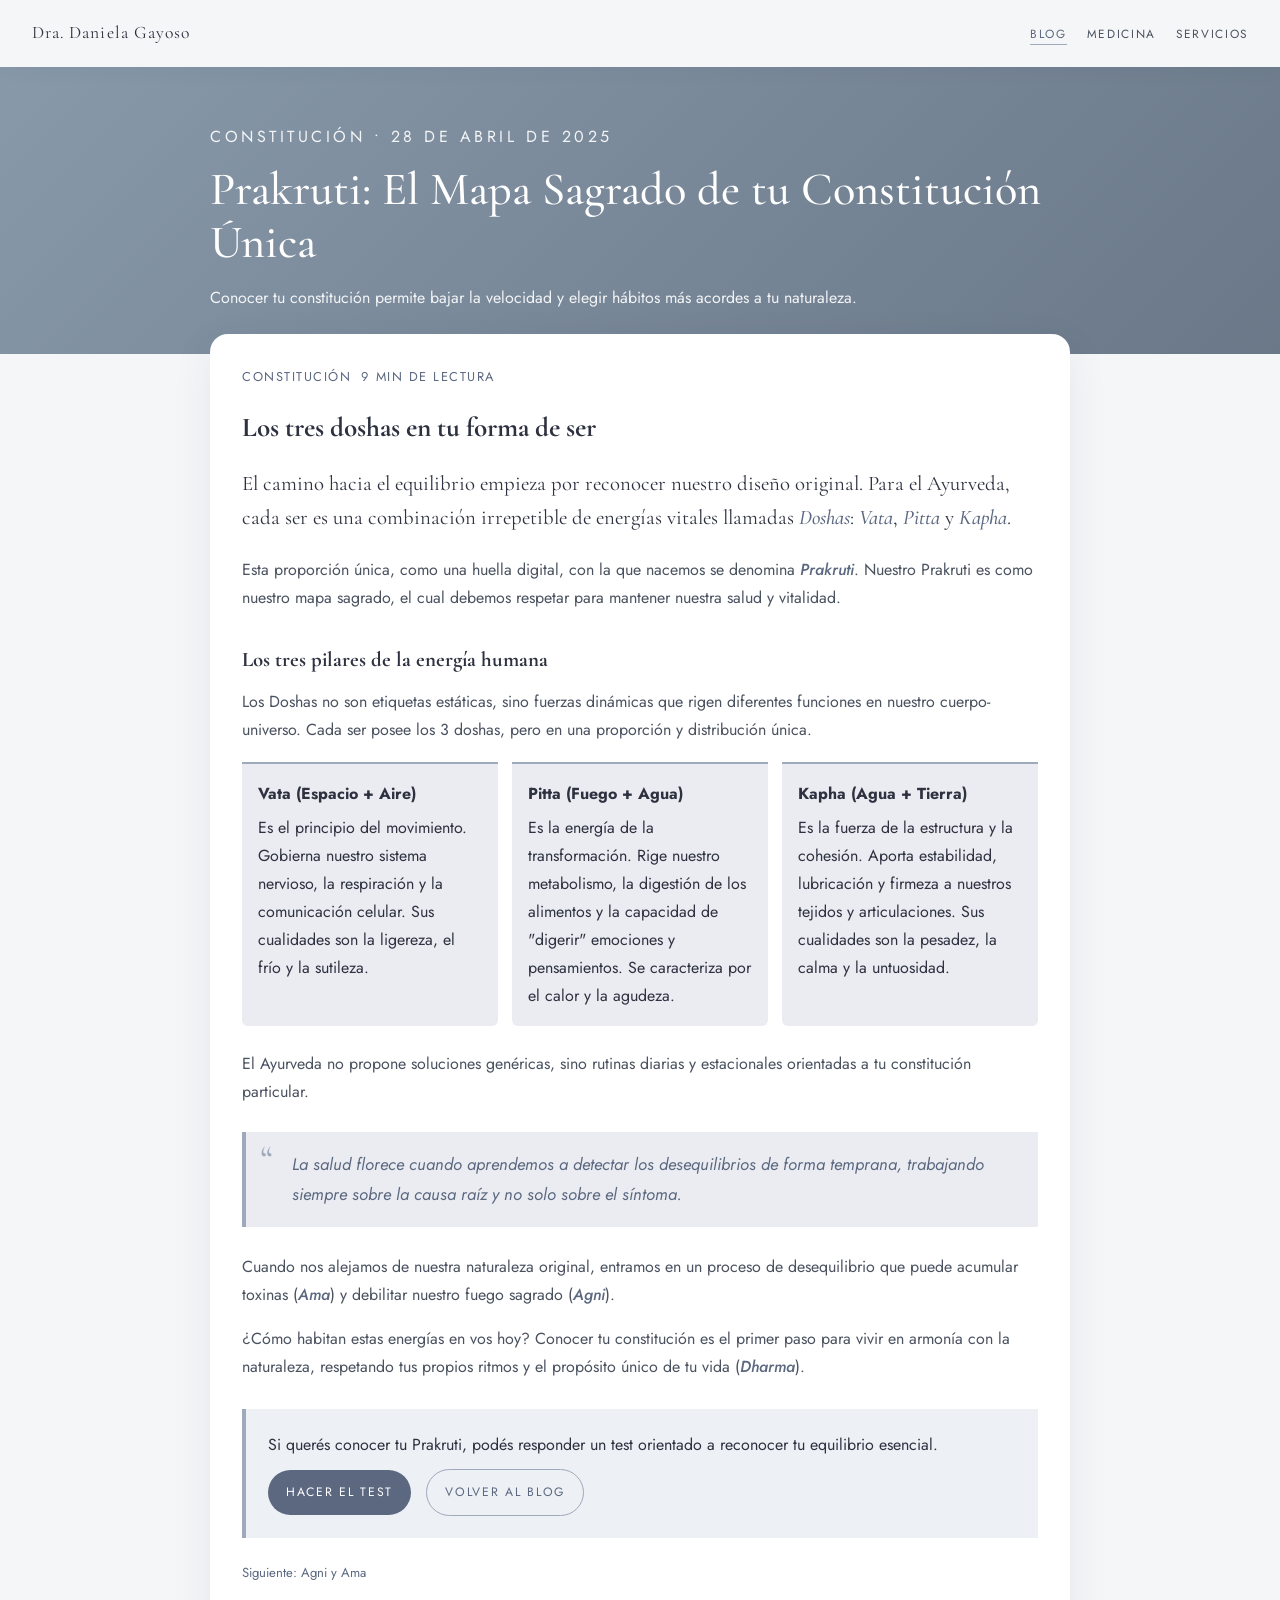
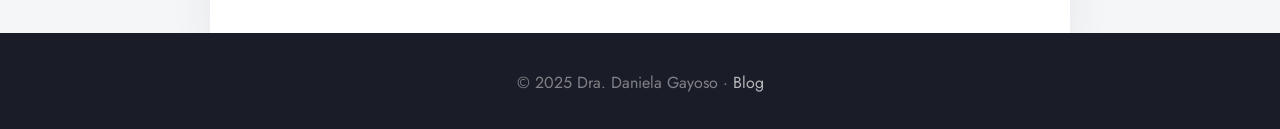
<file: constitucion.html>
<!DOCTYPE html>
<html lang="es">
<head>
  <!-- Google tag (gtag.js) -->
<script async src="https://www.googletagmanager.com/gtag/js?id=G-NENCQB0SLB"></script>
<script>
  window.dataLayer = window.dataLayer || [];
  function gtag(){dataLayer.push(arguments);}
  gtag('js', new Date());

  gtag('config', 'G-NENCQB0SLB');
</script>

  <meta charset="UTF-8" />
  <meta name="viewport" content="width=device-width, initial-scale=1.0" />
  <title>Prakruti: El Mapa Sagrado de tu Constitución Única</title>
  <link rel="preconnect" href="https://fonts.googleapis.com" />
  <link href="https://fonts.googleapis.com/css2?family=Cormorant+Garamond:wght@500;600&family=Jost:wght@300;400;500&display=swap" rel="stylesheet" />
  <link rel="stylesheet" href="blog-posts.css" />
</head>
<body>
  <nav>
    <a href="https://dradanigayoso.com.ar" class="nav-logo">Dra. Daniela Gayoso</a>
    <ul class="nav-links">
      <li><a href="blog.html" class="active">Blog</a></li>
      <li><a href="https://dradanigayoso.com.ar#que-es">Medicina</a></li>
      <li><a href="https://dradanigayoso.com.ar#servicios">Servicios</a></li>
    </ul>
  </nav>

  <header class="hero hero-2">
    <div class="hero-content">
      <p class="eyebrow">Constitución • 28 de abril de 2025</p>
      <h1>Prakruti: El Mapa Sagrado de tu Constitución Única</h1>
      <p>Conocer tu constitución permite bajar la velocidad y elegir hábitos más acordes a tu naturaleza.</p>
    </div>
  </header>

  <main class="article-shell">
    <div class="article-meta">
      <span>Constitución</span>
      <span>9 min de lectura</span>
    </div>
    <h2 class="article-title">Los tres doshas en tu forma de ser</h2>
    <div class="article-body">
      <p class="lead">El camino hacia el equilibrio empieza por reconocer nuestro diseño original. Para el Ayurveda, cada ser es una combinación irrepetible de energías vitales llamadas <span class="term">Doshas</span>: <span class="term">Vata</span>, <span class="term">Pitta</span> y <span class="term">Kapha</span>.</p>
      <p>Esta proporción única, como una huella digital, con la que nacemos se denomina <span class="term">Prakruti</span>. Nuestro Prakruti es como nuestro mapa sagrado, el cual debemos respetar para mantener nuestra salud y vitalidad.</p>

      <h2>Los tres pilares de la energía humana</h2>
      <p>Los Doshas no son etiquetas estáticas, sino fuerzas dinámicas que rigen diferentes funciones en nuestro cuerpo-universo. Cada ser posee los 3 doshas, pero en una proporción y distribución única.</p>
      <div class="pillars">
        <div class="pillar"><strong>Vata (Espacio + Aire)</strong>Es el principio del movimiento. Gobierna nuestro sistema nervioso, la respiración y la comunicación celular. Sus cualidades son la ligereza, el frío y la sutileza.</div>
        <div class="pillar"><strong>Pitta (Fuego + Agua)</strong>Es la energía de la transformación. Rige nuestro metabolismo, la digestión de los alimentos y la capacidad de "digerir" emociones y pensamientos. Se caracteriza por el calor y la agudeza.</div>
        <div class="pillar"><strong>Kapha (Agua + Tierra)</strong>Es la fuerza de la estructura y la cohesión. Aporta estabilidad, lubricación y firmeza a nuestros tejidos y articulaciones. Sus cualidades son la pesadez, la calma y la untuosidad.</div>
      </div>

      <p>El Ayurveda no propone soluciones genéricas, sino rutinas diarias y estacionales orientadas a tu constitución particular.</p>
      <blockquote>La salud florece cuando aprendemos a detectar los desequilibrios de forma temprana, trabajando siempre sobre la causa raíz y no solo sobre el síntoma.</blockquote>
      <p>Cuando nos alejamos de nuestra naturaleza original, entramos en un proceso de desequilibrio que puede acumular toxinas (<span class="term">Ama</span>) y debilitar nuestro fuego sagrado (<span class="term">Agni</span>).</p>
      <p>¿Cómo habitan estas energías en vos hoy? Conocer tu constitución es el primer paso para vivir en armonía con la naturaleza, respetando tus propios ritmos y el propósito único de tu vida (<span class="term">Dharma</span>).</p>
    </div>

    <div class="cta-box">
      <p>Si querés conocer tu Prakruti, podés responder un test orientado a reconocer tu equilibrio esencial.</p>
      <a class="btn btn-primary" href="https://www.casa-urdimbre.com.ar/test" target="_blank">Hacer el test</a>
      <a class="btn btn-secondary" href="blog.html">Volver al blog</a>
    </div>

    <div class="side-links">
      <a href="agni-ama.html">Siguiente: Agni y Ama</a>
    </div>
  </main>

  <footer>
    <p>© 2025 Dra. Daniela Gayoso · <a href="blog.html">Blog</a></p>
  </footer>
</body>
</html>
</file>
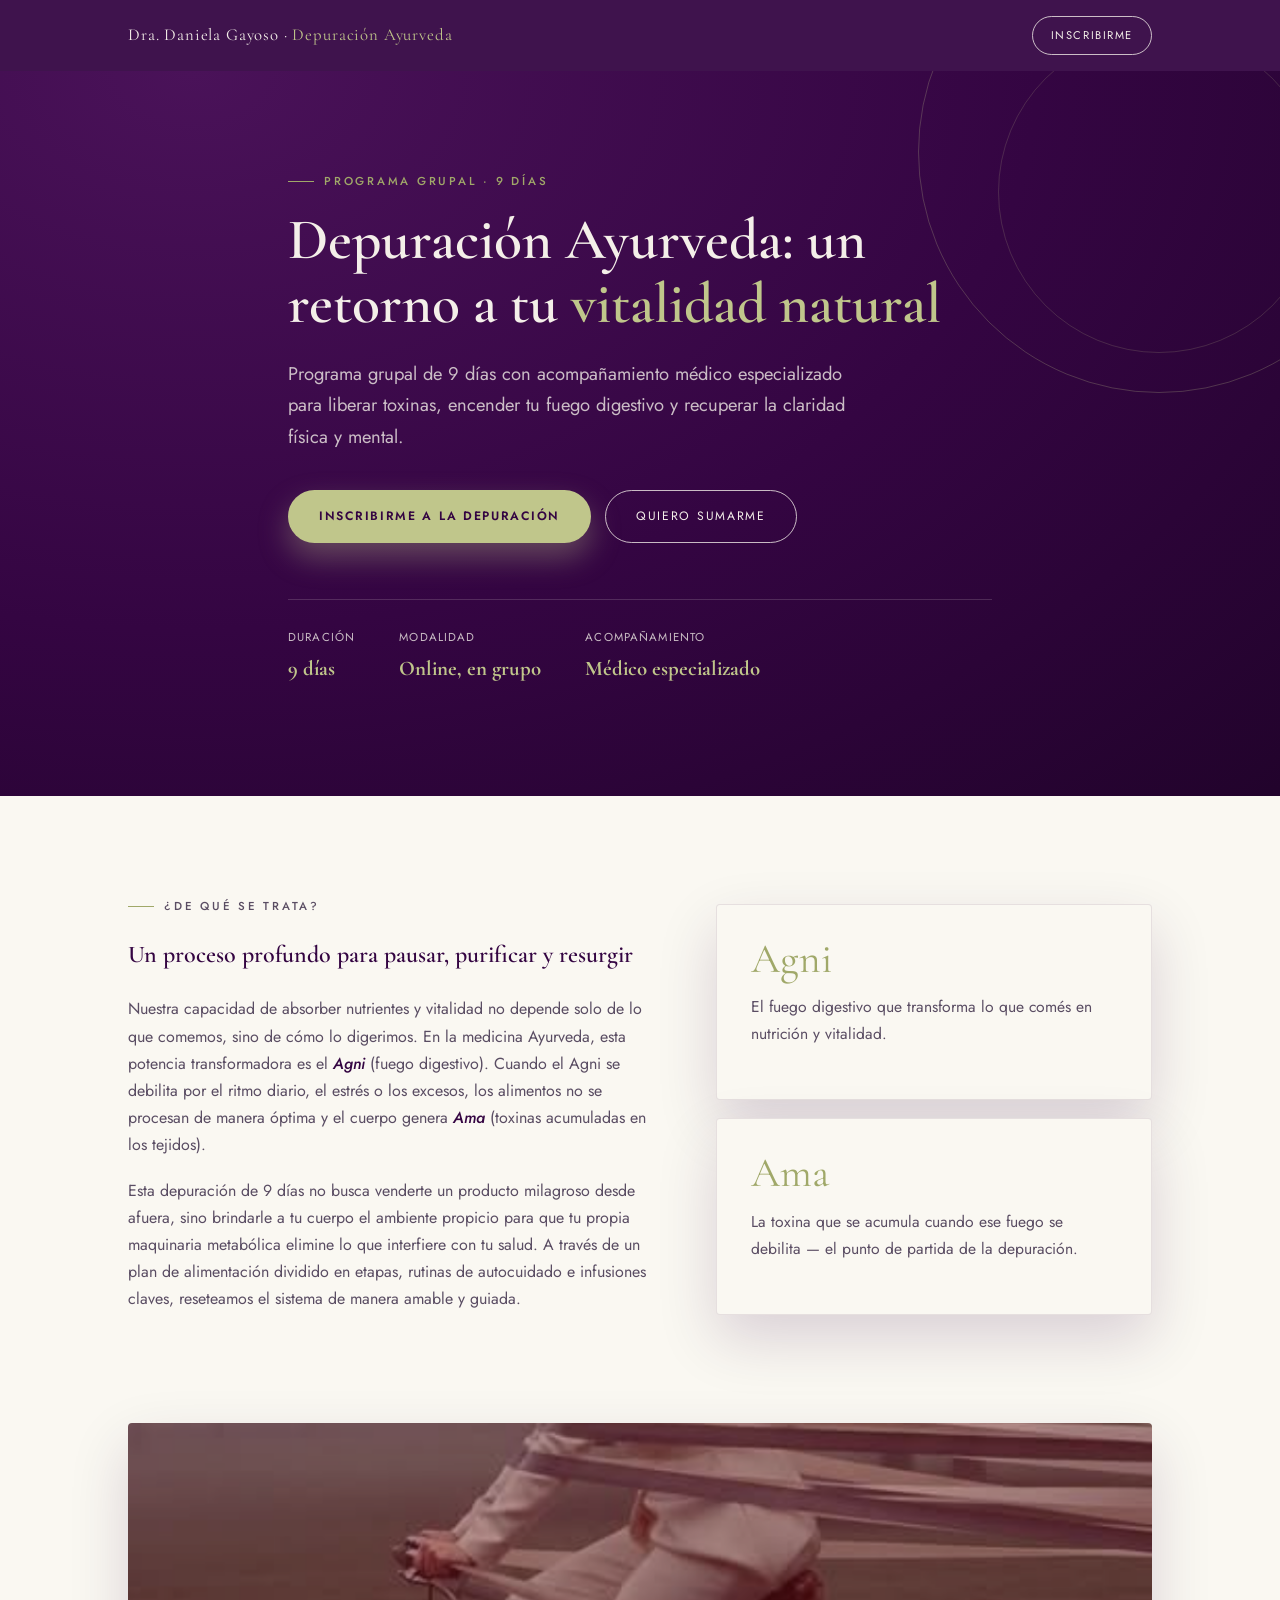
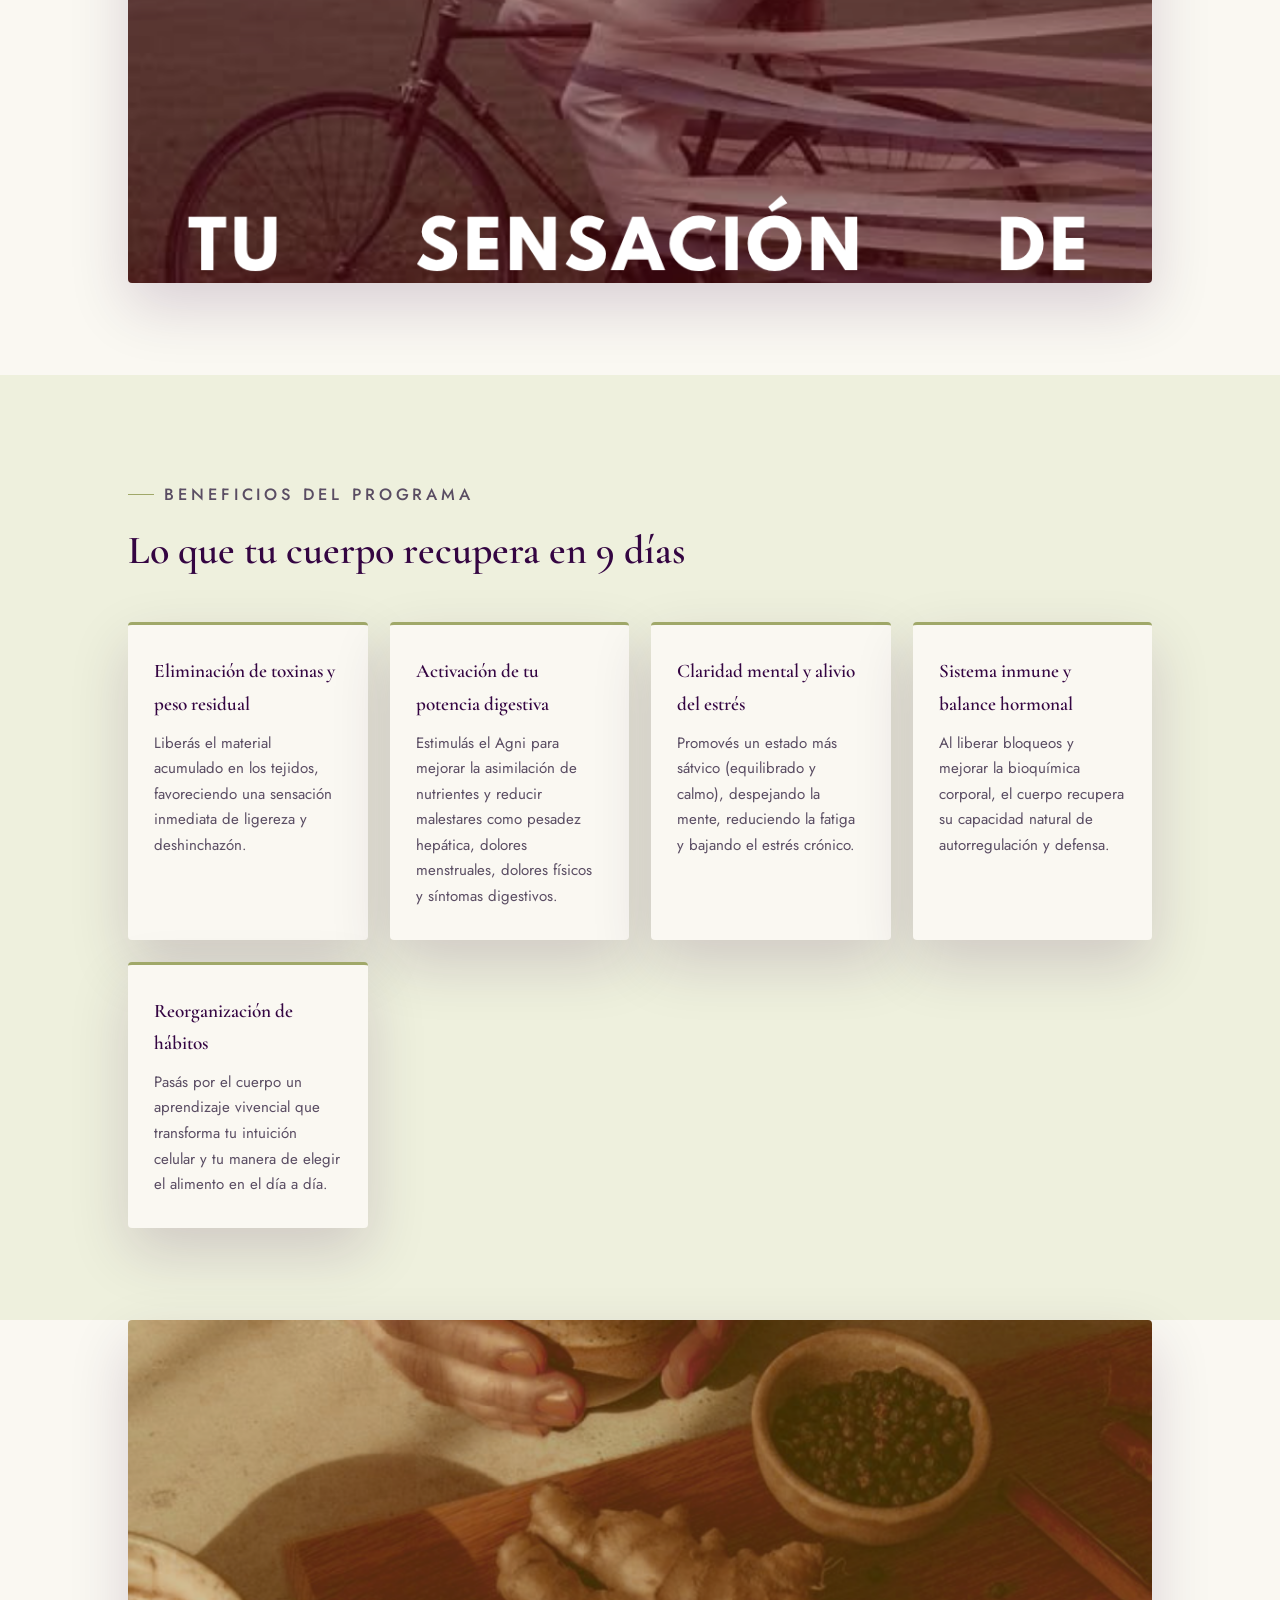
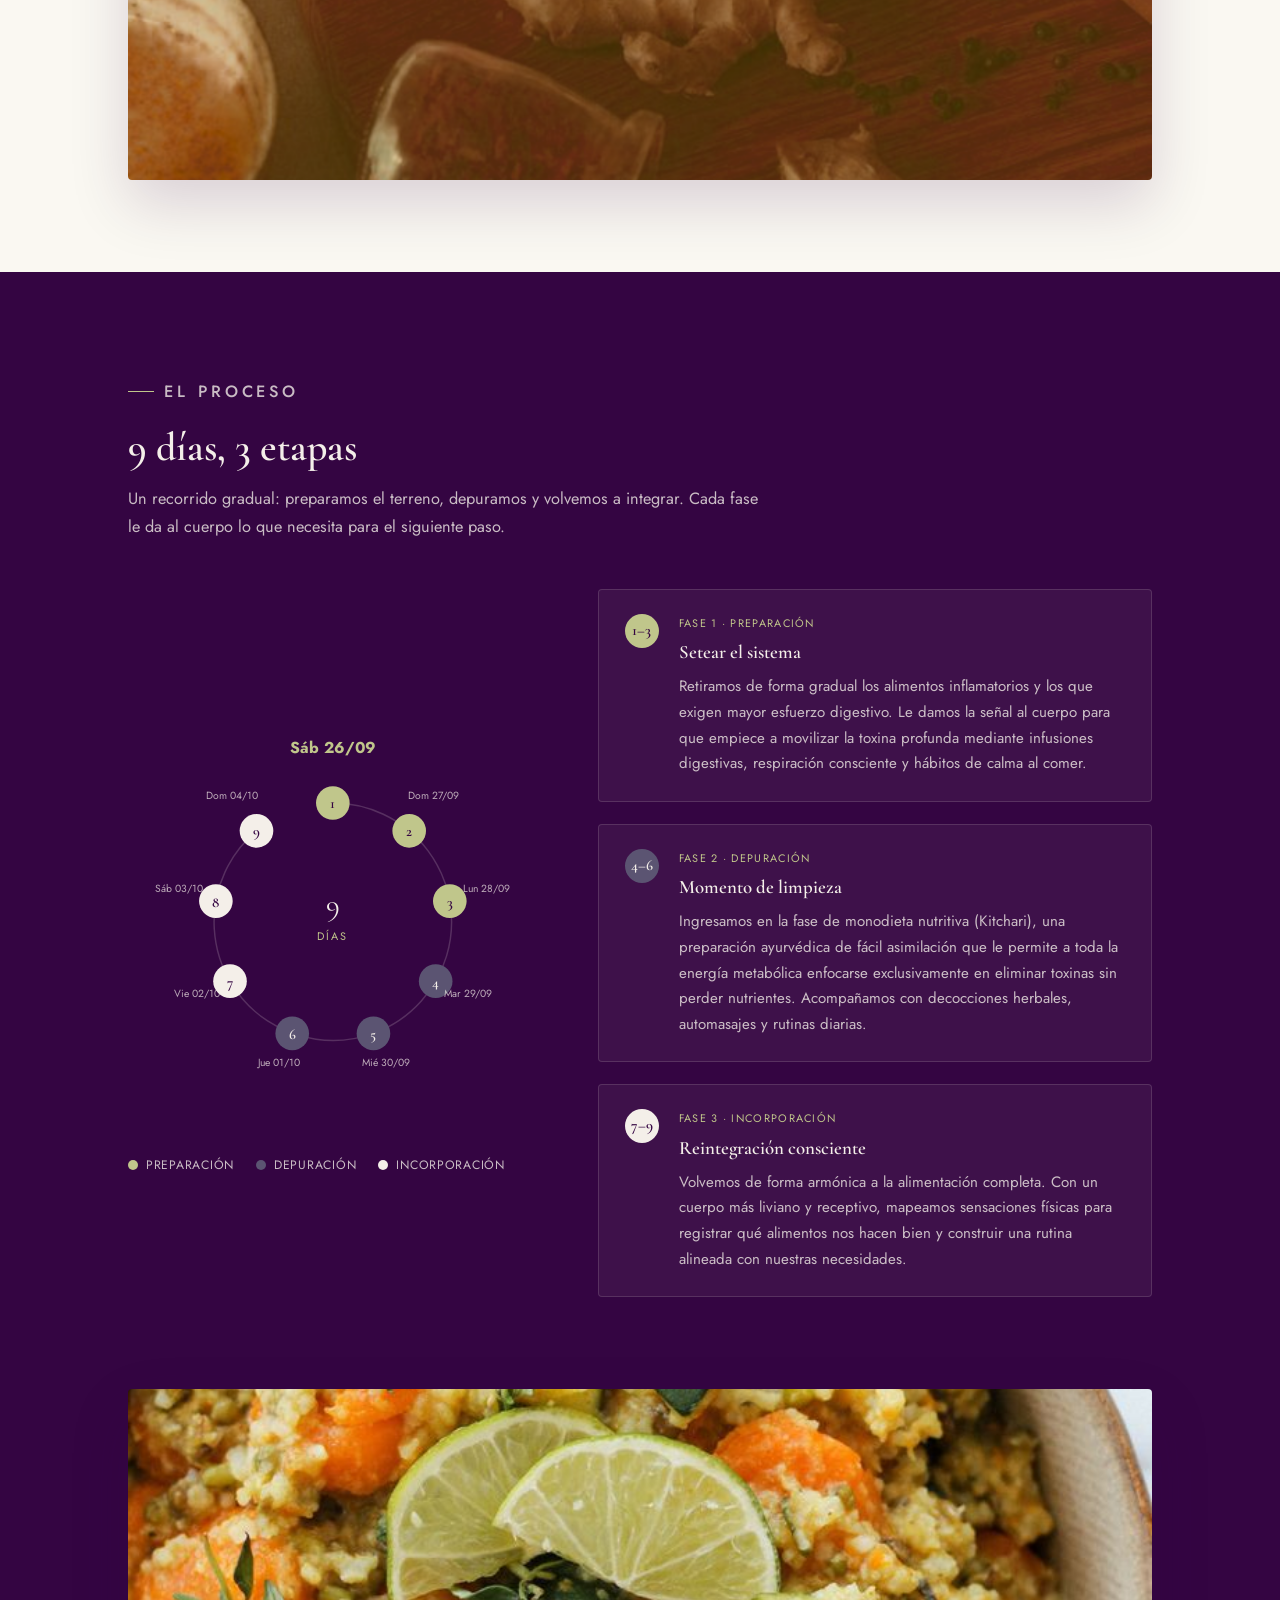
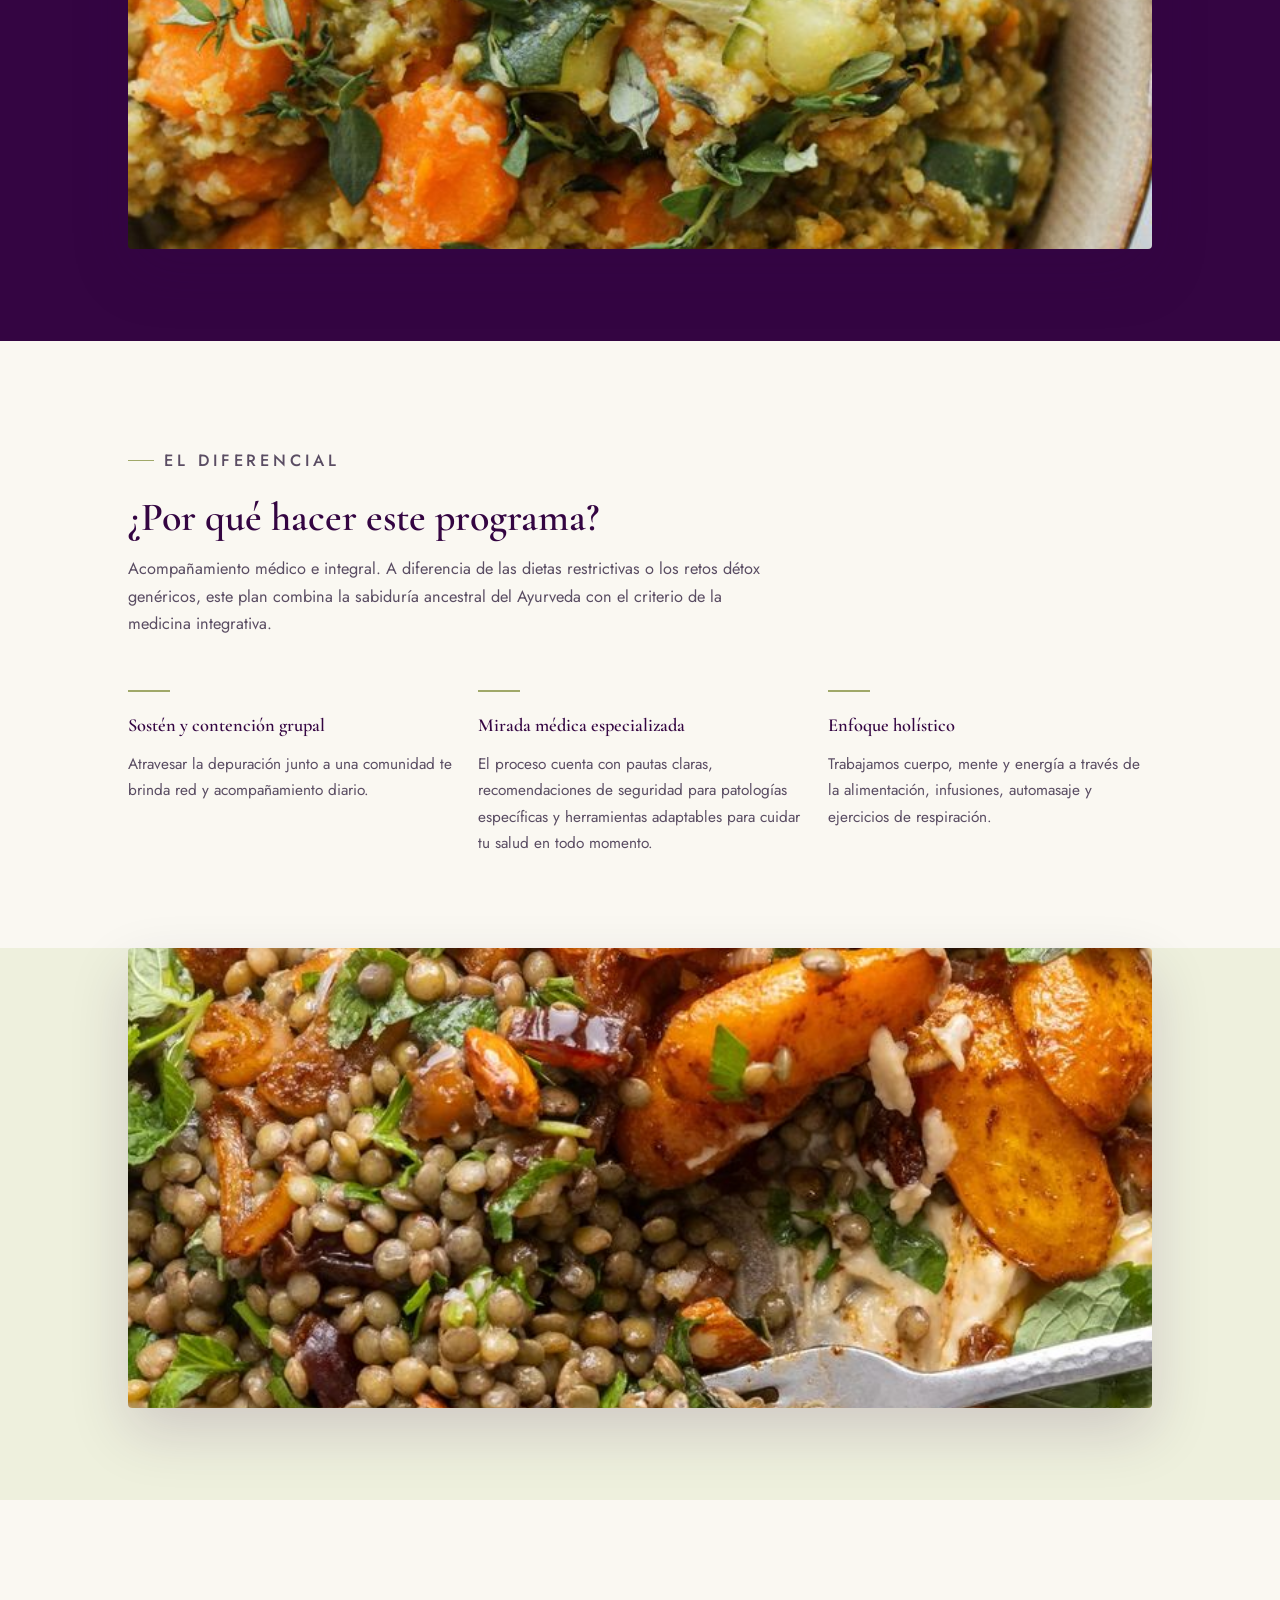
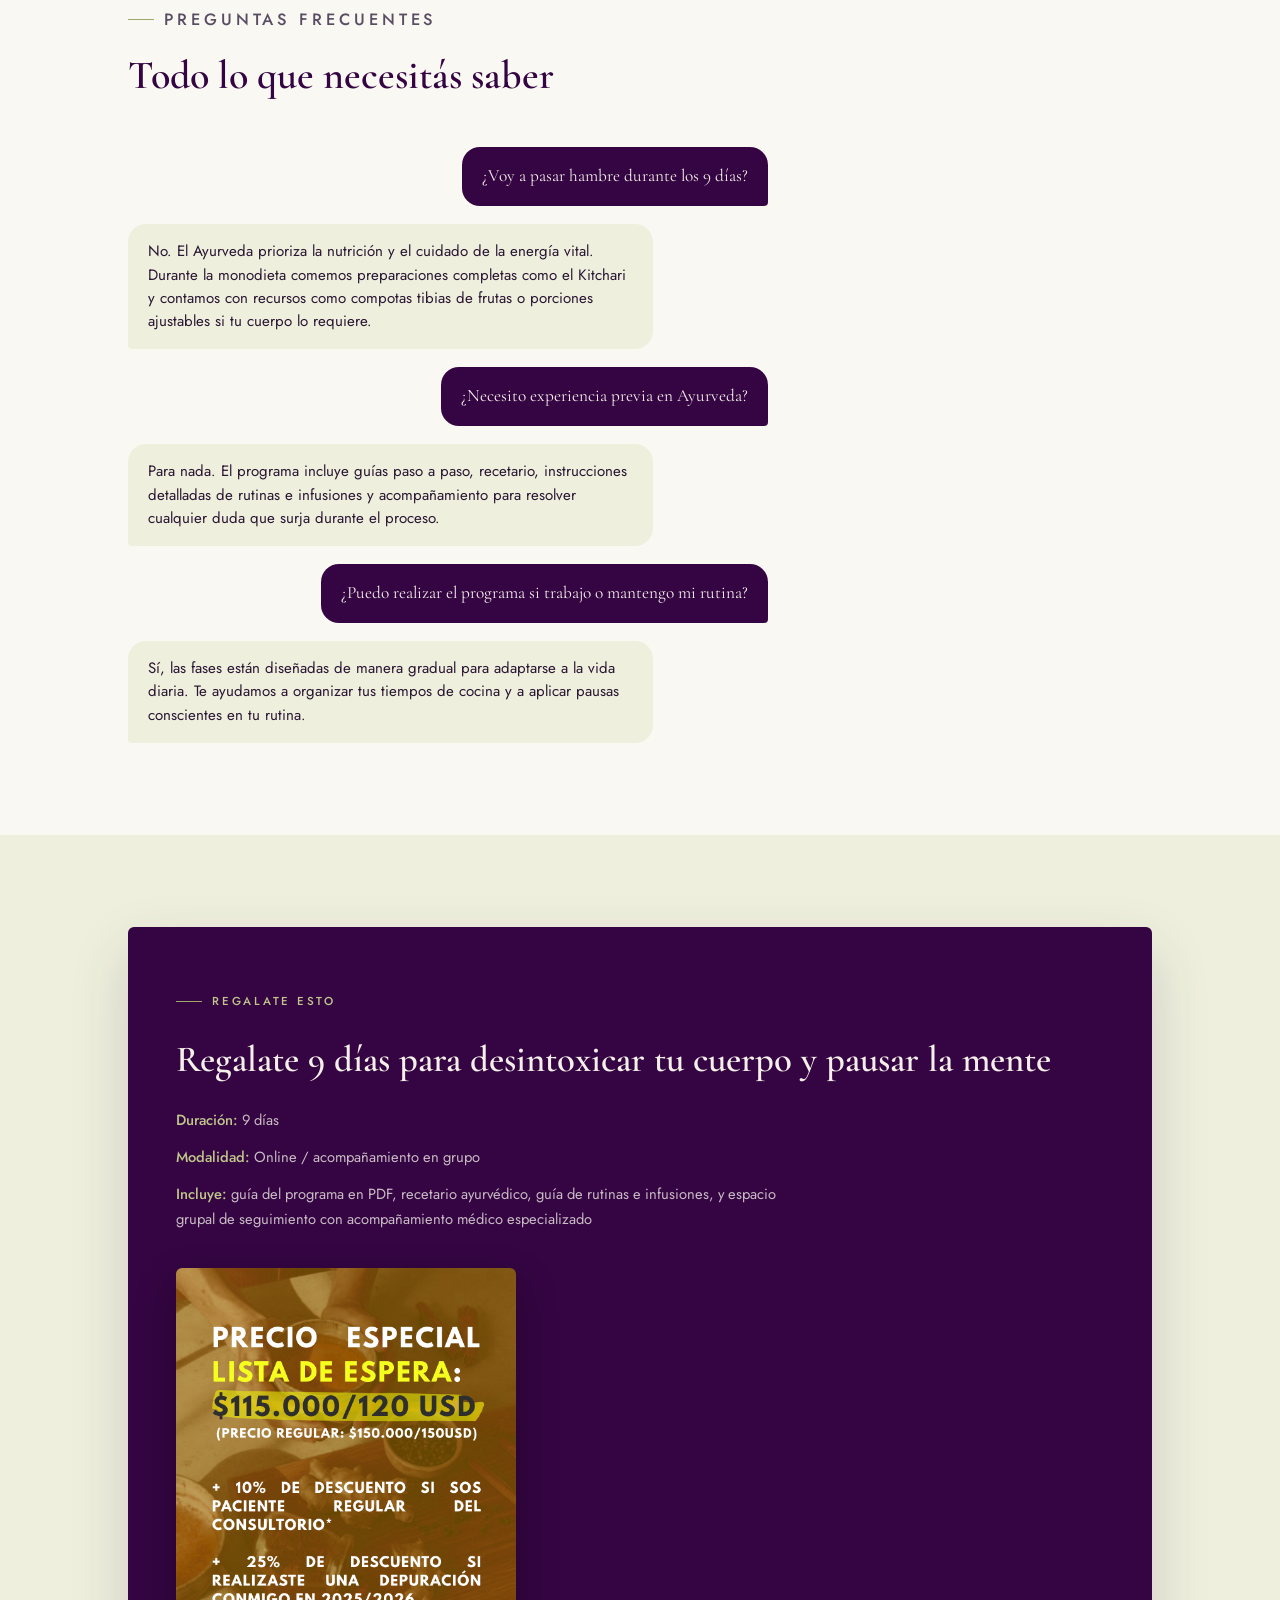
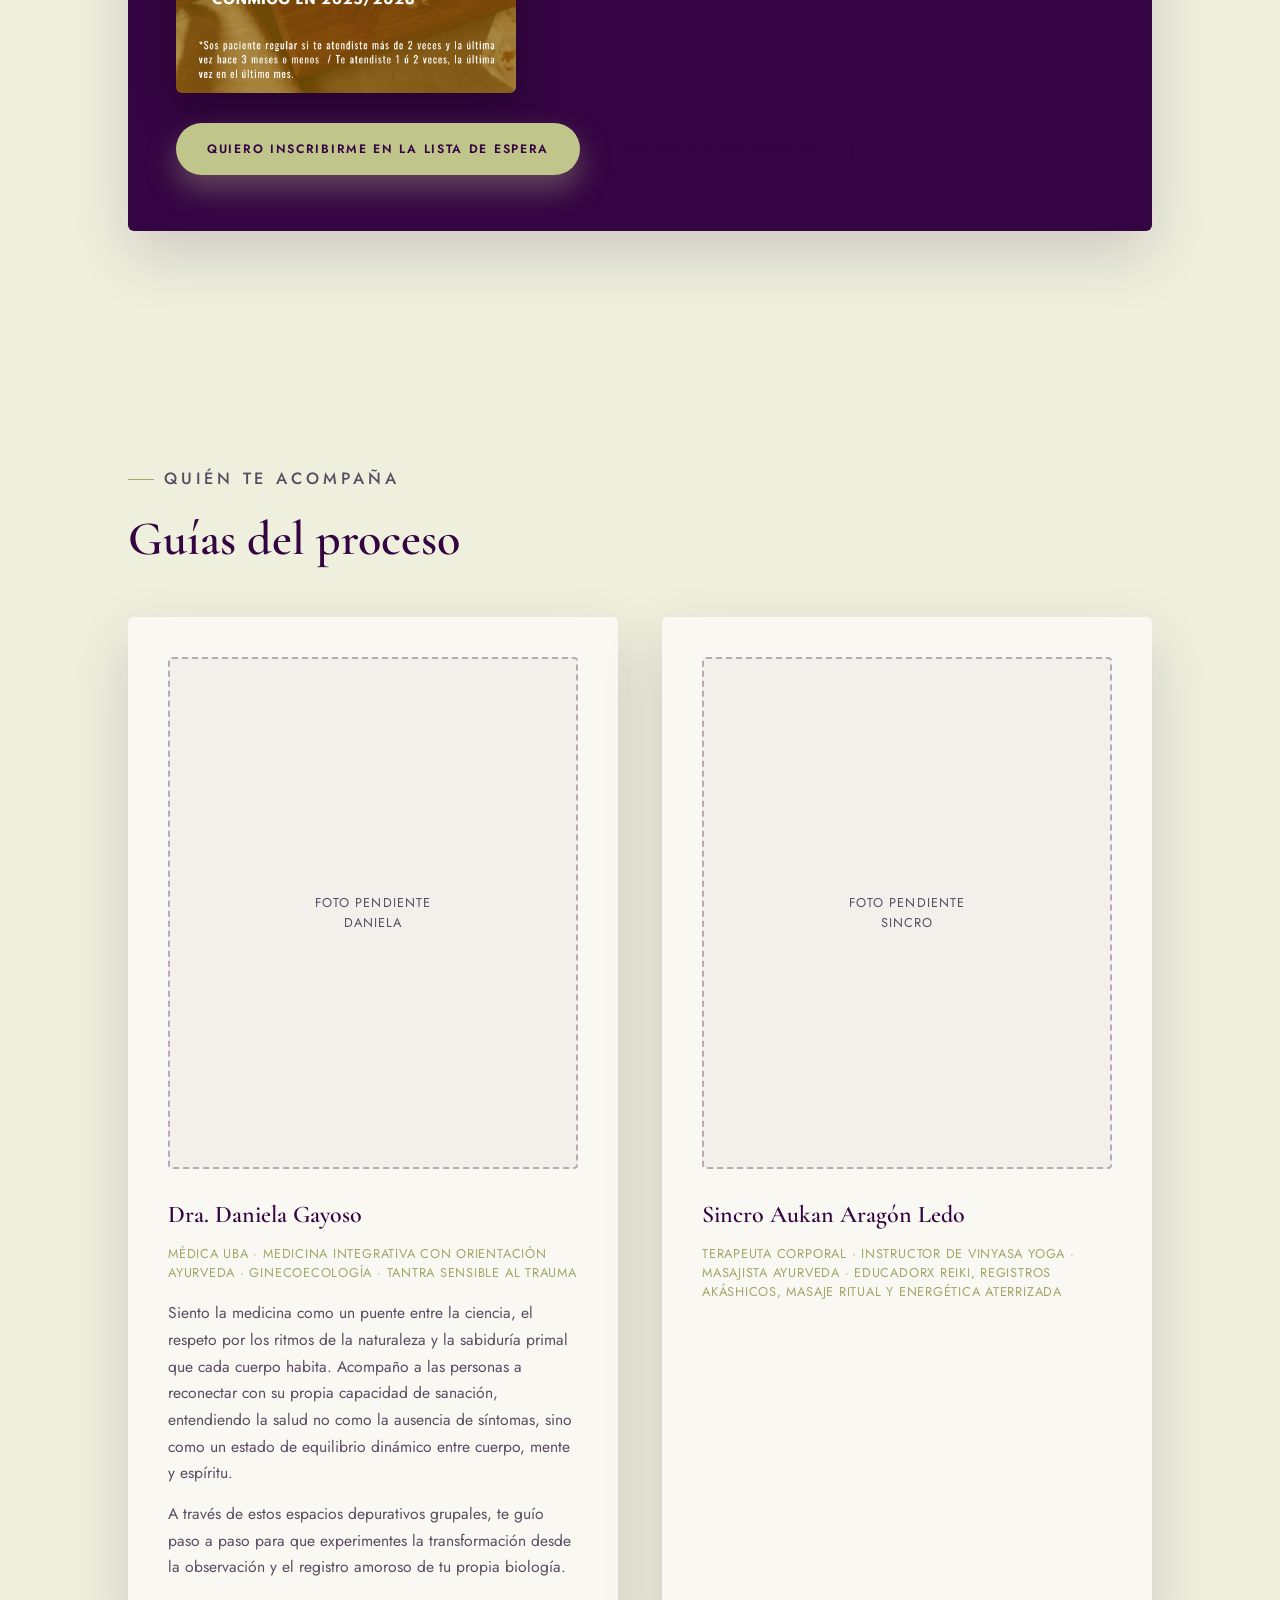
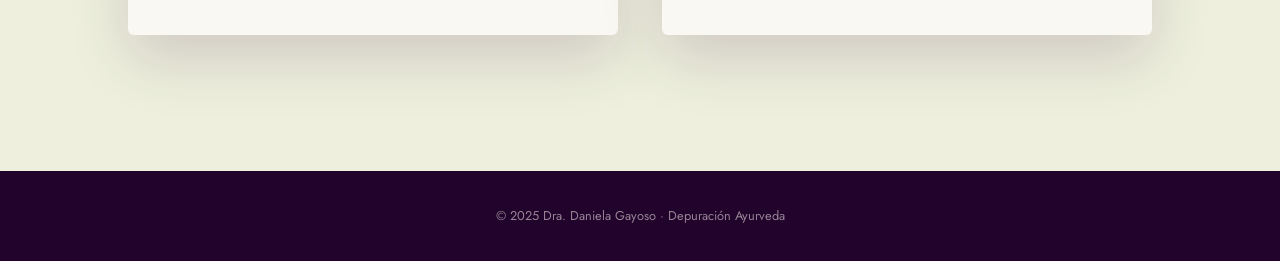
<file: depuracion-landing.html>
<!DOCTYPE html>
<html lang="es">
<head>
<meta charset="UTF-8" />
<meta name="viewport" content="width=device-width, initial-scale=1.0" />
<title>Depuración Ayurveda: Un retorno a tu vitalidad natural</title>
<meta name="description" content="Programa grupal de 9 días con acompañamiento médico especializado para liberar toxinas, encender tu fuego digestivo y recuperar la claridad física y mental." />
<link rel="preconnect" href="https://fonts.googleapis.com" />
<link href="https://fonts.googleapis.com/css2?family=Cormorant+Garamond:wght@500;600;700&family=Jost:wght@300;400;500;600&display=swap" rel="stylesheet" />
<style>
  :root {
    --deep: #340542;
    --deep-soft: #4a1259;
    --mauve: #5B5472;
    --mauve-pale: #a9a3bd;
    --sage: #C0C68B;
    --sage-deep: #a0a869;
    --sage-pale: #eef0dd;
    --cream: #faf8f2;
    --ink: #2a1533;
    --ink-soft: #5a4d63;
    --on-dark: #f4efe9;
    --on-dark-soft: rgba(244,239,233,0.78);
    --shadow: 0 24px 60px rgba(52,5,66,0.16);
  }

  * { box-sizing: border-box; margin: 0; padding: 0; }
  html { scroll-behavior: smooth; }
  body {
    font-family: 'Jost', sans-serif;
    background: var(--cream);
    color: var(--ink);
    line-height: 1.7;
    -webkit-font-smoothing: antialiased;
  }
  a { color: inherit; }
  img { max-width: 100%; display: block; }
  .wrap { max-width: 1080px; margin: 0 auto; padding: 0 28px; }

  h1, h2, h3 { font-family: 'Cormorant Garamond', serif; font-weight: 600; color: var(--deep); }
  .eyebrow {
    display: inline-flex; align-items: center; gap: 10px;
    font-size: 0.72rem; letter-spacing: 0.24em; text-transform: uppercase;
    color: var(--sage-deep); font-weight: 500; margin-bottom: 18px;
  }
  .eyebrow::before { content: ""; width: 26px; height: 1px; background: var(--sage-deep); }

  /* ---------- Top bar ---------- */
  .topbar {
    position: sticky; top: 0; z-index: 20;
    background: rgba(52,5,66,0.94); backdrop-filter: blur(6px);
    color: var(--on-dark);
  }
  .topbar .wrap { display: flex; align-items: center; justify-content: space-between; padding: 16px 28px; }
  .brand { font-family: 'Cormorant Garamond', serif; font-size: 1.05rem; letter-spacing: 0.05em; }
  .brand span { color: var(--sage); }
  .topbar .btn { padding: 9px 18px; font-size: 0.7rem; }

  /* ---------- Buttons ---------- */
  .btn {
    display: inline-flex; align-items: center; justify-content: center; gap: 8px;
    padding: 15px 30px; border-radius: 999px;
    font-family: 'Jost', sans-serif; font-size: 0.76rem; letter-spacing: 0.14em; text-transform: uppercase;
    text-decoration: none; border: 1px solid transparent; cursor: pointer;
    transition: transform 0.2s ease, box-shadow 0.2s ease;
  }
  .btn:hover { transform: translateY(-2px); }
  .btn-sage { background: var(--sage); color: var(--deep); font-weight: 600; box-shadow: 0 14px 30px rgba(192,198,139,0.35); }
  .btn-outline { border-color: var(--on-dark-soft); color: var(--on-dark); }
  .btn-deep { background: var(--deep); color: var(--on-dark); box-shadow: 0 14px 30px rgba(52,5,66,0.28); }

  /* ---------- Hero ---------- */
  .hero {
    position: relative; overflow: hidden;
    background: radial-gradient(120% 140% at 15% 0%, var(--deep-soft) 0%, var(--deep) 55%, #22032c 100%);
    color: var(--on-dark);
    padding: 92px 0 110px;
  }
  .hero::before {
    content: "";
    position: absolute; right: -120px; top: -160px;
    width: 480px; height: 480px; border-radius: 50%;
    border: 1px solid rgba(192,198,139,0.25);
  }
  .hero::after {
    content: "";
    position: absolute; right: -40px; top: -40px;
    width: 320px; height: 320px; border-radius: 50%;
    border: 1px solid rgba(192,198,139,0.18);
  }
  .hero .wrap { position: relative; z-index: 2; max-width: 760px; }
  .hero h1 { font-size: clamp(2.4rem, 5vw, 3.6rem); line-height: 1.1; margin-bottom: 22px; color: var(--on-dark); }
  .hero h1 em { color: var(--sage); font-style: normal; }
  .hero p.lead { font-size: 1.15rem; color: var(--on-dark-soft); max-width: 560px; margin-bottom: 38px; }
  .hero .cta-row { display: flex; flex-wrap: wrap; gap: 14px; }
  .hero .meta-row {
    margin-top: 56px; display: flex; flex-wrap: wrap; gap: 28px 44px;
    padding-top: 28px; border-top: 1px solid rgba(244,239,233,0.16);
  }
  .hero .meta-row div { font-size: 0.72rem; letter-spacing: 0.1em; text-transform: uppercase; color: var(--on-dark-soft); }
  .hero .meta-row strong { display: block; font-family: 'Cormorant Garamond', serif; font-size: 1.3rem; color: var(--sage); text-transform: none; letter-spacing: 0; margin-top: 4px; }

  /* ---------- Sections ---------- */
  section { padding: 92px 0; }
  .section-cream { background: var(--cream); }
  .section-pale { background: var(--sage-pale); }
  .section-deep { background: var(--deep); color: var(--on-dark); }
  .section-deep h2 { color: var(--on-dark); }
  .section-deep .eyebrow { color: var(--sage); }
  .section-deep .eyebrow::before { background: var(--sage); }

  .section-head { max-width: 640px; margin-bottom: 48px; }
  .section-head h2 { font-size: clamp(1.9rem, 3.4vw, 2.5rem); line-height: 1.2; }
  .section-head p { color: var(--ink-soft); margin-top: 14px; font-size: 1.02rem; }
  .section-deep .section-head p { color: var(--on-dark-soft); }

  /* ---------- Intro ---------- */
  .intro-grid { display: grid; grid-template-columns: 1.1fr 0.9fr; gap: 56px; align-items: center; }
  .intro-grid p { color: var(--ink-soft); margin-bottom: 18px; }
  .intro-grid .term { font-style: italic; color: var(--deep); font-weight: 500; }
  .intro-card {
    background: var(--cream); border: 1px solid rgba(52,5,66,0.1);
    border-radius: 4px; padding: 34px; box-shadow: var(--shadow);
  }
  .intro-card .num { font-family: 'Cormorant Garamond', serif; font-size: 2.6rem; color: var(--sage-deep); line-height: 1; }
  .intro-card p { font-size: 0.98rem; color: var(--ink-soft); margin-top: 14px; }
  .intro-card + .intro-card { margin-top: 18px; }

  /* ---------- Benefits ---------- */
  .benefits-grid { display: grid; grid-template-columns: repeat(auto-fit, minmax(230px, 1fr)); gap: 22px; }
  .benefit-card {
    background: var(--cream); padding: 30px 26px; border-radius: 4px;
    border-top: 3px solid var(--sage-deep); box-shadow: var(--shadow);
  }
  .benefit-card h3 { font-size: 1.2rem; margin-bottom: 10px; }
  .benefit-card p { color: var(--ink-soft); font-size: 0.94rem; }

  /* ---------- Process / signature element ---------- */
  .process-layout { display: grid; grid-template-columns: 0.85fr 1.15fr; gap: 60px; align-items: center; }
  .cycle-legend { display: flex; gap: 22px; margin-top: 22px; flex-wrap: wrap; }
  .cycle-legend span { display: inline-flex; align-items: center; gap: 8px; font-size: 0.76rem; letter-spacing: 0.06em; color: var(--on-dark-soft); text-transform: uppercase; }
  .cycle-legend i { width: 10px; height: 10px; border-radius: 50%; display: inline-block; }
  .phase-list { display: flex; flex-direction: column; gap: 22px; }
  .phase-card {
    background: rgba(244,239,233,0.05); border: 1px solid rgba(244,239,233,0.14);
    border-radius: 4px; padding: 24px 26px; display: flex; gap: 20px;
  }
  .phase-card .dot { width: 34px; height: 34px; border-radius: 50%; flex-shrink: 0; display: flex; align-items: center; justify-content: center; font-family: 'Cormorant Garamond', serif; font-weight: 600; font-size: 0.95rem; }
  .phase-card h3 { color: var(--on-dark); font-size: 1.18rem; margin-bottom: 6px; }
  .phase-card p { color: var(--on-dark-soft); font-size: 0.94rem; }
  .phase-days { font-size: 0.68rem; letter-spacing: 0.12em; text-transform: uppercase; color: var(--sage); margin-bottom: 4px; display: block; }

  /* ---------- Diferencial ---------- */
  .diff-grid { display: grid; grid-template-columns: repeat(auto-fit, minmax(240px, 1fr)); gap: 26px; }
  .diff-card { padding: 4px 0 0; }
  .diff-card .mark { width: 42px; height: 2px; background: var(--sage-deep); margin-bottom: 18px; }
  .diff-card h3 { font-size: 1.15rem; margin-bottom: 10px; }
  .diff-card p { color: var(--ink-soft); font-size: 0.96rem; }

  /* ---------- Guías (agrandado) ---------- */
  .guides-section { padding: 128px 0 136px; }
  .guides-section .section-head h2 { font-size: clamp(2.2rem, 4vw, 3rem); }
  .guides-grid { display: grid; grid-template-columns: repeat(auto-fit, minmax(320px, 1fr)); gap: 44px; }
  .guide-card { background: var(--cream); border-radius: 6px; padding: 40px; box-shadow: var(--shadow); }
  .photo-placeholder {
    aspect-ratio: 4/5; border-radius: 4px; margin-bottom: 26px;
    border: 2px dashed rgba(52,5,66,0.3); background: rgba(52,5,66,0.03);
    display: flex; align-items: center; justify-content: center;
    font-family: 'Jost', sans-serif; font-size: 0.8rem; letter-spacing: 0.08em; text-transform: uppercase;
    color: var(--ink-soft); text-align: center; line-height: 1.6;
  }
  .guide-card h3 { font-size: 1.5rem; margin-bottom: 8px; }
  .guide-card .role { font-size: 0.8rem; letter-spacing: 0.06em; text-transform: uppercase; color: var(--sage-deep); margin-bottom: 18px; display: block; line-height: 1.5; }
  .guide-card p { color: var(--ink-soft); margin-bottom: 14px; font-size: 0.98rem; }

  /* ---------- FAQ (chat bubbles) ---------- */
  .faq-list { max-width: 640px; display: flex; flex-direction: column; gap: 18px; }
  .chat-row { display: flex; }
  .chat-row.q { justify-content: flex-end; }
  .chat-row.a { justify-content: flex-start; }
  .bubble { max-width: 82%; padding: 16px 20px; font-size: 0.94rem; line-height: 1.55; }
  .chat-row.q .bubble {
    background: var(--deep); color: var(--on-dark);
    border-radius: 18px 18px 4px 18px;
    font-family: 'Cormorant Garamond', serif; font-size: 1.08rem;
  }
  .chat-row.a .bubble {
    background: var(--sage-pale); color: var(--ink);
    border-radius: 18px 18px 18px 4px;
  }

  /* ---------- Image banner ---------- */
  .img-banner { width: 100%; max-height: 460px; object-fit: cover; border-radius: 4px; box-shadow: var(--shadow); }

  /* ---------- Pricing ---------- */
  .pricing-grid { display: grid; grid-template-columns: minmax(0, 340px); justify-content: start; gap: 18px; margin-bottom: 30px; }
  .pricing-grid img { width: 100%; border-radius: 6px; box-shadow: 0 18px 40px rgba(0,0,0,0.28); }

  /* ---------- Closing ---------- */
  .closing-box {
    background: var(--deep); color: var(--on-dark);
    border-radius: 6px; padding: 56px 48px; box-shadow: var(--shadow);
  }
  .closing-box h2 { color: var(--on-dark); font-size: clamp(1.8rem, 3.4vw, 2.3rem); margin-bottom: 16px; }
  .closing-box .details { display: grid; gap: 12px; font-size: 0.92rem; color: var(--on-dark-soft); max-width: 640px; margin-bottom: 36px; }
  .closing-box .details strong { color: var(--sage); font-weight: 500; }
  .closing-cta { display: flex; flex-wrap: wrap; align-items: center; gap: 14px; }

  footer { background: #22032c; color: rgba(244,239,233,0.55); padding: 34px 0; text-align: center; font-size: 0.8rem; }

  @media (max-width: 860px) {
    .intro-grid, .process-layout, .guides-grid { grid-template-columns: 1fr; }
    section { padding: 66px 0; }
    .hero { padding: 70px 0 80px; }
    .bubble { max-width: 92%; }
    .guides-section { padding: 80px 0; }
  }
</style>
</head>
<body>

  <div class="topbar">
    <div class="wrap">
      <div class="brand">Dra. Daniela Gayoso · <span>Depuración Ayurveda</span></div>
      <a class="btn btn-outline" href="#inscripcion">Inscribirme</a>
    </div>
  </div>

  <!-- 1. Hero -->
  <header class="hero">
    <div class="wrap">
      <p class="eyebrow">Programa grupal · 9 días</p>
      <h1>Depuración Ayurveda: un retorno a tu <em>vitalidad natural</em></h1>
      <p class="lead">Programa grupal de 9 días con acompañamiento médico especializado para liberar toxinas, encender tu fuego digestivo y recuperar la claridad física y mental.</p>
      <div class="cta-row">
        <a class="btn btn-sage" href="#inscripcion">Inscribirme a la Depuración</a>
        <a class="btn btn-outline" href="#proceso">Quiero sumarme</a>
      </div>
      <div class="meta-row">
        <div>Duración<strong>9 días</strong></div>
        <div>Modalidad<strong>Online, en grupo</strong></div>
        <div>Acompañamiento<strong>Médico especializado</strong></div>
      </div>
    </div>
  </header>

  <!-- 2. Introducción -->
  <section class="section-cream">
    <div class="wrap">
      <div class="intro-grid">
        <div>
          <p class="eyebrow">¿De qué se trata?</p>
          <h2 style="margin-bottom:20px;">Un proceso profundo para pausar, purificar y resurgir</h2>
          <p>Nuestra capacidad de absorber nutrientes y vitalidad no depende solo de lo que comemos, sino de cómo lo digerimos. En la medicina Ayurveda, esta potencia transformadora es el <span class="term">Agni</span> (fuego digestivo). Cuando el Agni se debilita por el ritmo diario, el estrés o los excesos, los alimentos no se procesan de manera óptima y el cuerpo genera <span class="term">Ama</span> (toxinas acumuladas en los tejidos).</p>
          <p>Esta depuración de 9 días no busca venderte un producto milagroso desde afuera, sino brindarle a tu cuerpo el ambiente propicio para que tu propia maquinaria metabólica elimine lo que interfiere con tu salud. A través de un plan de alimentación dividido en etapas, rutinas de autocuidado e infusiones claves, reseteamos el sistema de manera amable y guiada.</p>
        </div>
        <div>
          <div class="intro-card">
            <div class="num">Agni</div>
            <p>El fuego digestivo que transforma lo que comés en nutrición y vitalidad.</p>
          </div>
          <div class="intro-card">
            <div class="num">Ama</div>
            <p>La toxina que se acumula cuando ese fuego se debilita — el punto de partida de la depuración.</p>
          </div>
        </div>
      </div>
    </div>
  </section>

  <!-- Banner -->
  <section class="section-cream" style="padding-top:0;">
    <div class="wrap">
      <img class="img-banner" src="assets/pesadez-toxina.png" alt="Tu sensación de pesadez puede ser producto de toxina (Ama) acumulada" />
    </div>
  </section>

  <!-- 3. Beneficios -->
  <section class="section-pale">
    <div class="wrap">
      <div class="section-head">
        <p class="eyebrow">Beneficios del programa</p>
        <h2>Lo que tu cuerpo recupera en 9 días</h2>
      </div>
      <div class="benefits-grid">
        <div class="benefit-card">
          <h3>Eliminación de toxinas y peso residual</h3>
          <p>Liberás el material acumulado en los tejidos, favoreciendo una sensación inmediata de ligereza y deshinchazón.</p>
        </div>
        <div class="benefit-card">
          <h3>Activación de tu potencia digestiva</h3>
          <p>Estimulás el Agni para mejorar la asimilación de nutrientes y reducir malestares como pesadez hepática, dolores menstruales, dolores físicos y síntomas digestivos.</p>
        </div>
        <div class="benefit-card">
          <h3>Claridad mental y alivio del estrés</h3>
          <p>Promovés un estado más sátvico (equilibrado y calmo), despejando la mente, reduciendo la fatiga y bajando el estrés crónico.</p>
        </div>
        <div class="benefit-card">
          <h3>Sistema inmune y balance hormonal</h3>
          <p>Al liberar bloqueos y mejorar la bioquímica corporal, el cuerpo recupera su capacidad natural de autorregulación y defensa.</p>
        </div>
        <div class="benefit-card">
          <h3>Reorganización de hábitos</h3>
          <p>Pasás por el cuerpo un aprendizaje vivencial que transforma tu intuición celular y tu manera de elegir el alimento en el día a día.</p>
        </div>
      </div>
    </div>
  </section>

  <!-- Banner -->
  <section class="section-cream" style="padding-top:0;">
    <div class="wrap">
      <img class="img-banner" src="assets/especias.png" alt="Infusiones y especias digestivas" />
    </div>
  </section>

  <!-- 4. El proceso en 3 etapas -->
  <section class="section-deep" id="proceso">
    <div class="wrap">
      <div class="section-head">
        <p class="eyebrow">El proceso</p>
        <h2>9 días, 3 etapas</h2>
        <p>Un recorrido gradual: preparamos el terreno, depuramos y volvemos a integrar. Cada fase le da al cuerpo lo que necesita para el siguiente paso.</p>
      </div>
      <div class="process-layout">
        <div>
          <svg viewBox="-12 -18 414 418" role="img" aria-label="Calendario circular del programa: 9 días, del sábado 26/09 al domingo 4/10, agrupados en 3 fases">
            <path d="M 195,75 A 120,120 0 1,1 117.84,103.08" fill="none" stroke="rgba(244,239,233,0.18)" stroke-width="1.5" />
            <text x="195" y="187" text-anchor="middle" font-family="Cormorant Garamond, serif" font-size="30" fill="#f4efe9">9</text>
            <text x="195" y="213" text-anchor="middle" font-family="Jost, sans-serif" font-size="11" letter-spacing="2" fill="#C0C68B">DÍAS</text>

            <g font-family="Cormorant Garamond, serif" font-size="15" font-weight="600" text-anchor="middle">
              <circle cx="195" cy="75" r="17" fill="#C0C68B" />
              <text x="195" y="80.5" fill="#340542">1</text>
              <circle cx="272.16" cy="103.08" r="17" fill="#C0C68B" />
              <text x="272.16" y="108.58" fill="#340542">2</text>
              <circle cx="313.2" cy="174.12" r="17" fill="#C0C68B" />
              <text x="313.2" y="179.62" fill="#340542">3</text>

              <circle cx="298.92" cy="255" r="17" fill="#5B5472" />
              <text x="298.92" y="260.5" fill="#f4efe9">4</text>
              <circle cx="236.04" cy="307.8" r="17" fill="#5B5472" />
              <text x="236.04" y="313.3" fill="#f4efe9">5</text>
              <circle cx="153.96" cy="307.8" r="17" fill="#5B5472" />
              <text x="153.96" y="313.3" fill="#f4efe9">6</text>

              <circle cx="91.08" cy="255" r="17" fill="#f4efe9" />
              <text x="91.08" y="260.5" fill="#340542">7</text>
              <circle cx="76.8" cy="174.12" r="17" fill="#f4efe9" />
              <text x="76.8" y="179.62" fill="#340542">8</text>
              <circle cx="117.84" cy="103.08" r="17" fill="#f4efe9" />
              <text x="117.84" y="108.58" fill="#340542">9</text>
            </g>

            <g font-family="Jost, sans-serif" font-size="10.5" text-anchor="middle" fill="#f4efe9" fill-opacity="0.72">
              <text x="296.6" y="71">Dom 27/09</text>
              <text x="350.6" y="164.5">Lun 28/09</text>
              <text x="331.8" y="271">Mar 29/09</text>
              <text x="249" y="340.5">Mié 30/09</text>
              <text x="141" y="340.5">Jue 01/10</text>
              <text x="58.2" y="271">Vie 02/10</text>
              <text x="39.4" y="164.5">Sáb 03/10</text>
              <text x="93.4" y="71">Dom 04/10</text>
            </g>

            <text x="195" y="24" text-anchor="middle" font-family="Jost, sans-serif" font-weight="700" font-size="16" fill="#C0C68B">Sáb 26/09</text>
          </svg>
          <div class="cycle-legend">
            <span><i style="background:#C0C68B"></i>Preparación</span>
            <span><i style="background:#5B5472"></i>Depuración</span>
            <span><i style="background:#f4efe9"></i>Incorporación</span>
          </div>
        </div>
        <div class="phase-list">
          <div class="phase-card">
            <div class="dot" style="background:#C0C68B; color:#340542;">1–3</div>
            <div>
              <span class="phase-days">Fase 1 · Preparación</span>
              <h3>Setear el sistema</h3>
              <p>Retiramos de forma gradual los alimentos inflamatorios y los que exigen mayor esfuerzo digestivo. Le damos la señal al cuerpo para que empiece a movilizar la toxina profunda mediante infusiones digestivas, respiración consciente y hábitos de calma al comer.</p>
            </div>
          </div>
          <div class="phase-card">
            <div class="dot" style="background:#5B5472; color:#f4efe9;">4–6</div>
            <div>
              <span class="phase-days">Fase 2 · Depuración</span>
              <h3>Momento de limpieza</h3>
              <p>Ingresamos en la fase de monodieta nutritiva (Kitchari), una preparación ayurvédica de fácil asimilación que le permite a toda la energía metabólica enfocarse exclusivamente en eliminar toxinas sin perder nutrientes. Acompañamos con decocciones herbales, automasajes y rutinas diarias.</p>
            </div>
          </div>
          <div class="phase-card">
            <div class="dot" style="background:#f4efe9; color:#340542;">7–9</div>
            <div>
              <span class="phase-days">Fase 3 · Incorporación</span>
              <h3>Reintegración consciente</h3>
              <p>Volvemos de forma armónica a la alimentación completa. Con un cuerpo más liviano y receptivo, mapeamos sensaciones físicas para registrar qué alimentos nos hacen bien y construir una rutina alineada con nuestras necesidades.</p>
            </div>
          </div>
        </div>
      </div>
    </div>
  </section>

  <!-- Banner -->
  <section class="section-deep" style="padding-top:0;">
    <div class="wrap">
      <img class="img-banner" src="assets/kitchari-1.jpg" alt="Plato de lentejas estilo kitchari" />
    </div>
  </section>

  <!-- 5. Diferencial -->
  <section class="section-cream">
    <div class="wrap">
      <div class="section-head">
        <p class="eyebrow">El diferencial</p>
        <h2>¿Por qué hacer este programa?</h2>
        <p>Acompañamiento médico e integral. A diferencia de las dietas restrictivas o los retos détox genéricos, este plan combina la sabiduría ancestral del Ayurveda con el criterio de la medicina integrativa.</p>
      </div>
      <div class="diff-grid">
        <div class="diff-card">
          <div class="mark"></div>
          <h3>Sostén y contención grupal</h3>
          <p>Atravesar la depuración junto a una comunidad te brinda red y acompañamiento diario.</p>
        </div>
        <div class="diff-card">
          <div class="mark"></div>
          <h3>Mirada médica especializada</h3>
          <p>El proceso cuenta con pautas claras, recomendaciones de seguridad para patologías específicas y herramientas adaptables para cuidar tu salud en todo momento.</p>
        </div>
        <div class="diff-card">
          <div class="mark"></div>
          <h3>Enfoque holístico</h3>
          <p>Trabajamos cuerpo, mente y energía a través de la alimentación, infusiones, automasaje y ejercicios de respiración.</p>
        </div>
      </div>
    </div>
  </section>

  <!-- Banner -->
  <section class="section-pale" style="padding-top:0;">
    <div class="wrap">
      <img class="img-banner" src="assets/kitchari-2.jpg" alt="Bowl de kitchari con vegetales" />
    </div>
  </section>

  <!-- 7. FAQ -->
  <section class="section-cream">
    <div class="wrap">
      <div class="section-head">
        <p class="eyebrow">Preguntas frecuentes</p>
        <h2>Todo lo que necesitás saber</h2>
      </div>
      <div class="faq-list">
        <div class="chat-row q"><div class="bubble">¿Voy a pasar hambre durante los 9 días?</div></div>
        <div class="chat-row a"><div class="bubble">No. El Ayurveda prioriza la nutrición y el cuidado de la energía vital. Durante la monodieta comemos preparaciones completas como el Kitchari y contamos con recursos como compotas tibias de frutas o porciones ajustables si tu cuerpo lo requiere.</div></div>

        <div class="chat-row q"><div class="bubble">¿Necesito experiencia previa en Ayurveda?</div></div>
        <div class="chat-row a"><div class="bubble">Para nada. El programa incluye guías paso a paso, recetario, instrucciones detalladas de rutinas e infusiones y acompañamiento para resolver cualquier duda que surja durante el proceso.</div></div>

        <div class="chat-row q"><div class="bubble">¿Puedo realizar el programa si trabajo o mantengo mi rutina?</div></div>
        <div class="chat-row a"><div class="bubble">Sí, las fases están diseñadas de manera gradual para adaptarse a la vida diaria. Te ayudamos a organizar tus tiempos de cocina y a aplicar pausas conscientes en tu rutina.</div></div>
      </div>
    </div>
  </section>

  <!-- 8. Cierre -->
  <section class="section-pale" id="inscripcion">
    <div class="wrap">
      <div class="closing-box">
        <p class="eyebrow" style="color:var(--sage);">Regalate esto</p>
        <h2>Regalate 9 días para desintoxicar tu cuerpo y pausar la mente</h2>
        <div class="details">
          <div><strong>Duración:</strong> 9 días</div>
          <div><strong>Modalidad:</strong> Online / acompañamiento en grupo</div>
          <div><strong>Incluye:</strong> guía del programa en PDF, recetario ayurvédico, guía de rutinas e infusiones, y espacio grupal de seguimiento con acompañamiento médico especializado</div>
        </div>
        <div class="pricing-grid">
          <img src="assets/precio-lista-espera.png" alt="Precio especial lista de espera: $115.000 / 120 USD" />
        </div>
        <div class="closing-cta">
          <a class="btn btn-sage" href="https://docs.google.com/forms/d/e/1FAIpQLSd9lvDfE_tsA0e2aG_dc4zLmTXCKk-Pt01F_wl-N9aw2qd84w/viewform" target="_blank">Quiero Inscribirme en la Lista de Espera</a>
          <a class="btn btn-outline" href="https://dradanigayoso.com.ar" style="color:var(--deep); border-color:rgba(52,5,66,0.3);">Volver al sitio principal</a>
        </div>
      </div>
    </div>
  </section>

  <!-- 9. Quién te acompaña (guías) -->
  <section class="section-pale guides-section">
    <div class="wrap">
      <div class="section-head">
        <p class="eyebrow">Quién te acompaña</p>
        <h2>Guías del proceso</h2>
      </div>
      <div class="guides-grid">
        <div class="guide-card">
          <div class="photo-placeholder"><span>Foto pendiente<br />Daniela</span></div>
          <h3>Dra. Daniela Gayoso</h3>
          <span class="role">Médica UBA · Medicina Integrativa con orientación Ayurveda · GinecoEcología · Tantra sensible al trauma</span>
          <p>Siento la medicina como un puente entre la ciencia, el respeto por los ritmos de la naturaleza y la sabiduría primal que cada cuerpo habita. Acompaño a las personas a reconectar con su propia capacidad de sanación, entendiendo la salud no como la ausencia de síntomas, sino como un estado de equilibrio dinámico entre cuerpo, mente y espíritu.</p>
          <p>A través de estos espacios depurativos grupales, te guío paso a paso para que experimentes la transformación desde la observación y el registro amoroso de tu propia biología.</p>
        </div>
        <div class="guide-card">
          <div class="photo-placeholder"><span>Foto pendiente<br />Sincro</span></div>
          <h3>Sincro Aukan Aragón Ledo</h3>
          <span class="role">Terapeuta corporal · Instructor de Vinyasa Yoga · Masajista Ayurveda · Educadorx Reiki, Registros Akáshicos, Masaje Ritual y Energética Aterrizada</span>
        </div>
      </div>
    </div>
  </section>

  <footer>
    <div class="wrap">© 2025 Dra. Daniela Gayoso · Depuración Ayurveda</div>
  </footer>

</body>
</html>
</file>
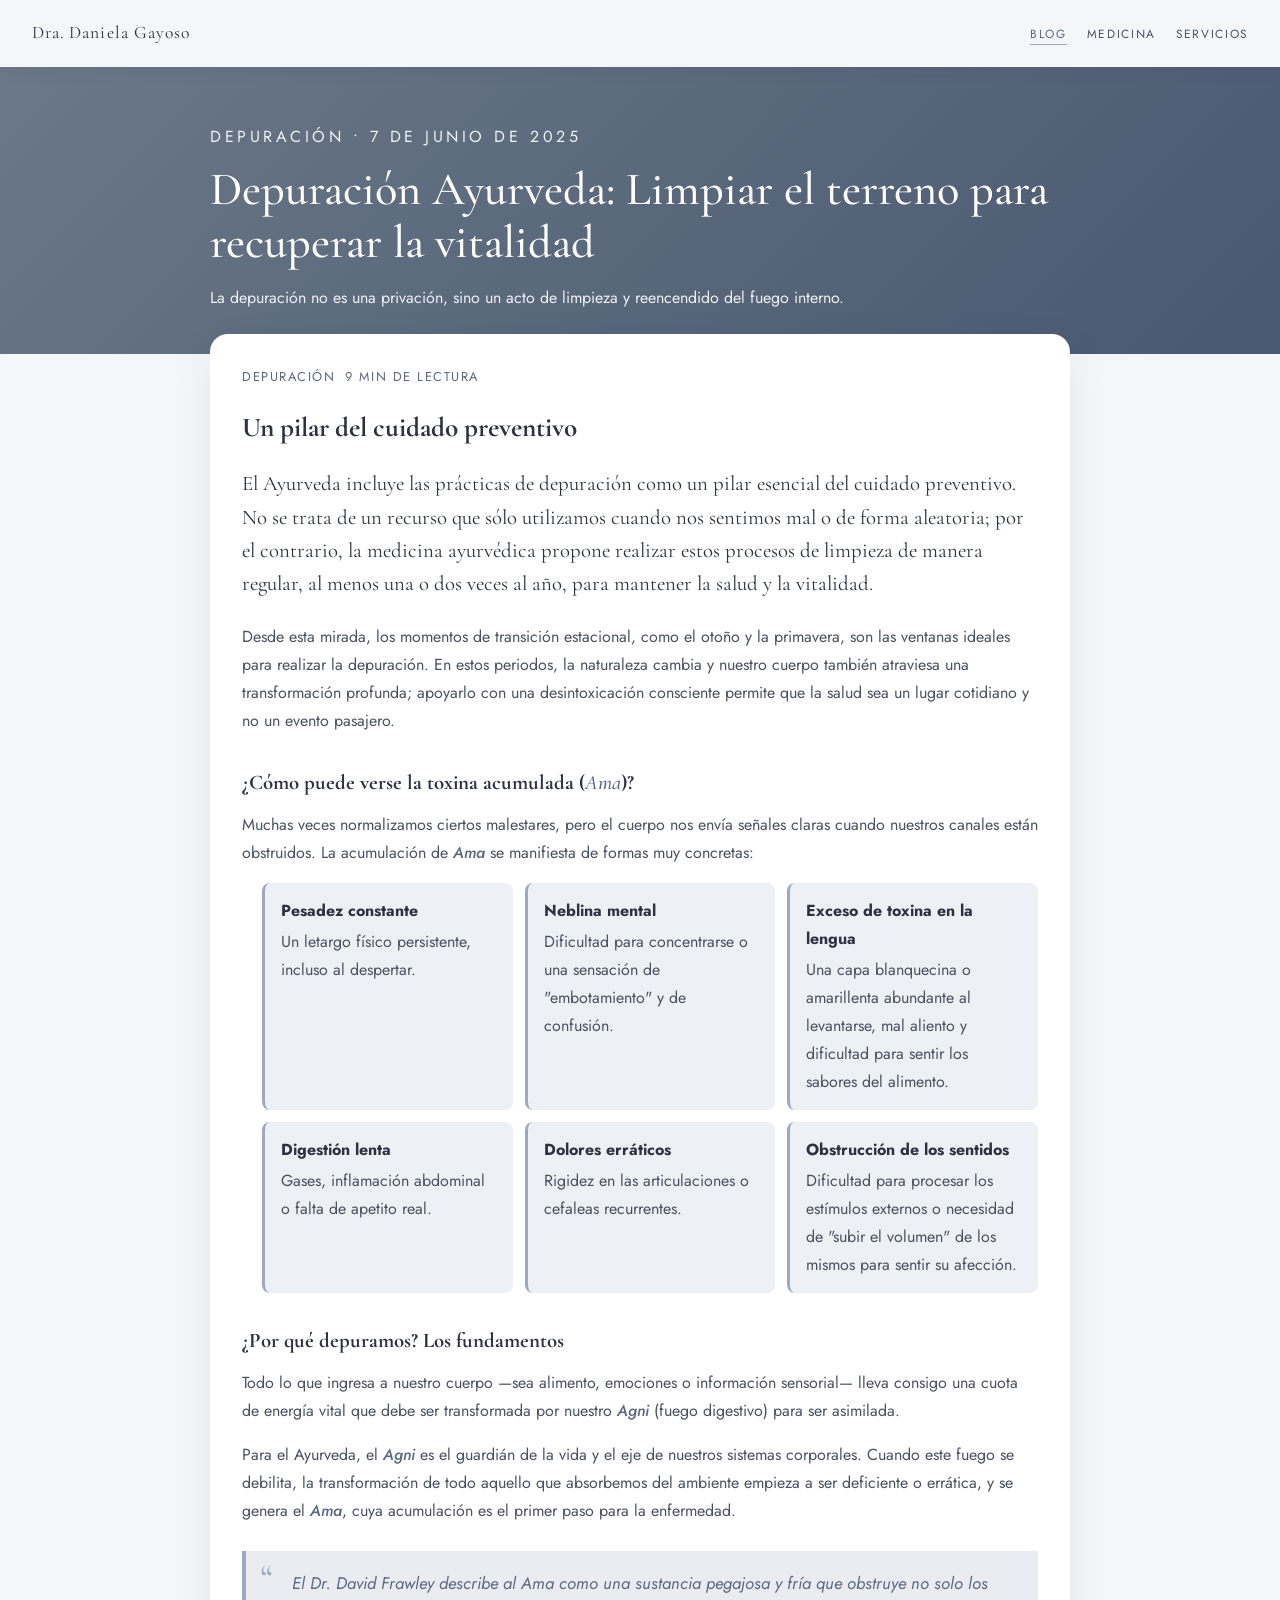
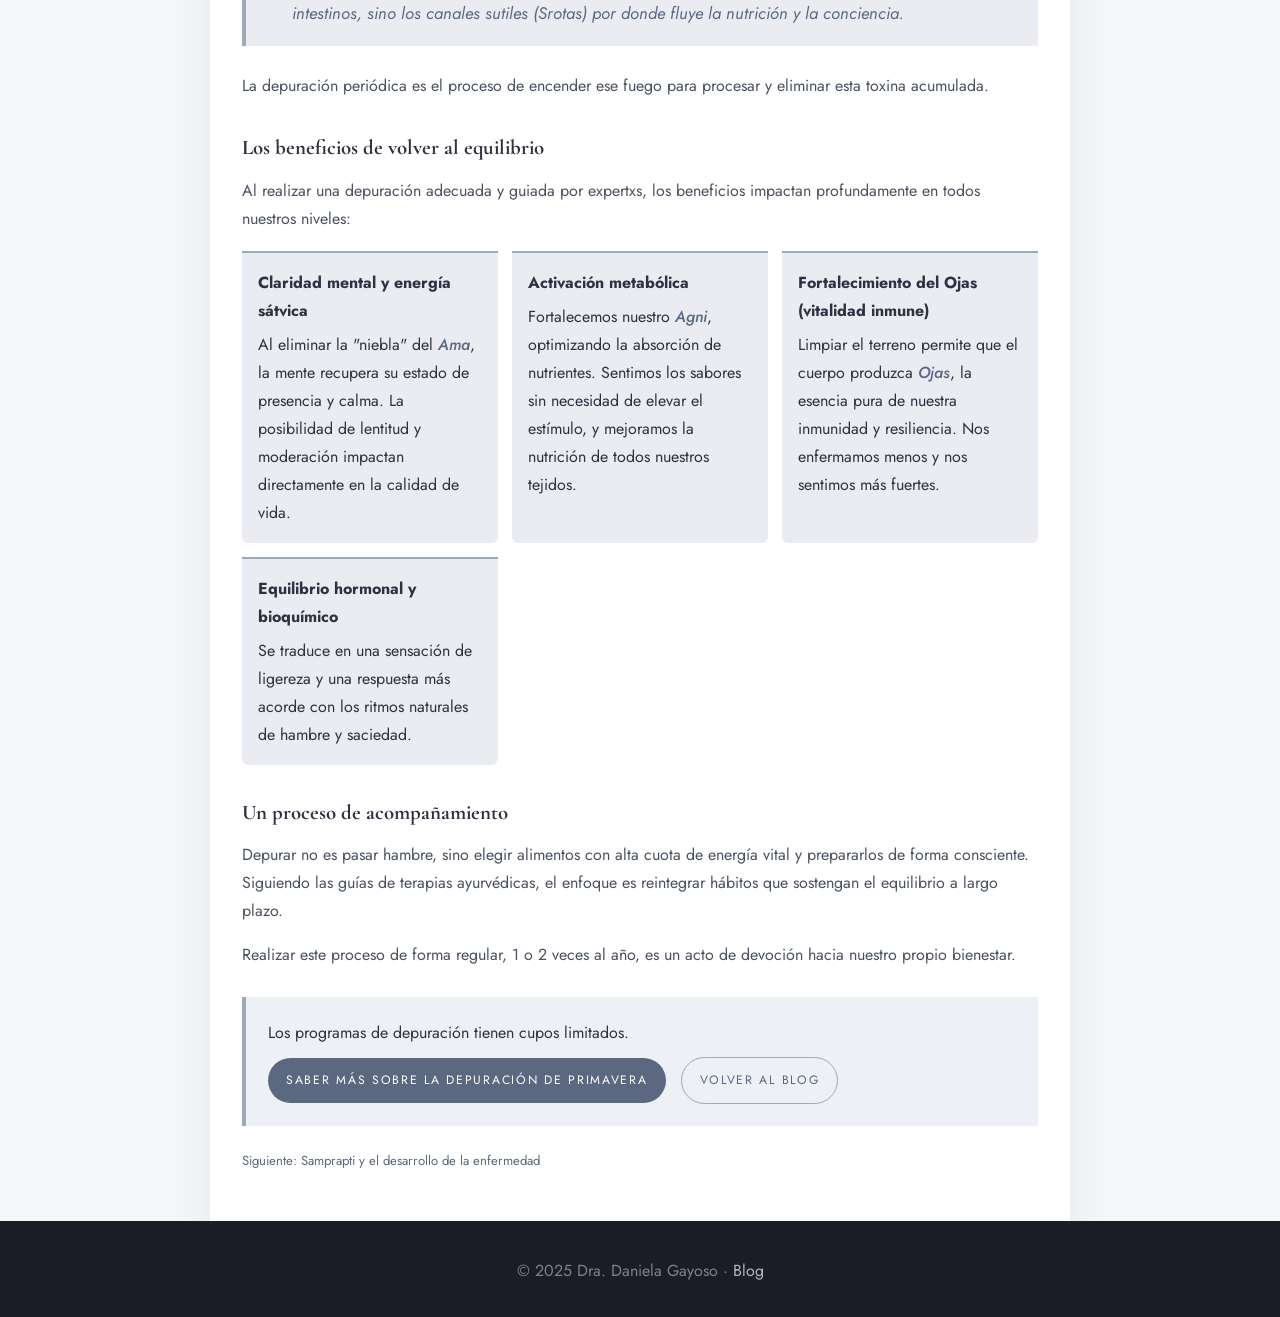
<file: depuracion.html>
<!DOCTYPE html>
<html lang="es">
<head>
  <!-- Google tag (gtag.js) -->
<script async src="https://www.googletagmanager.com/gtag/js?id=G-NENCQB0SLB"></script>
<script>
  window.dataLayer = window.dataLayer || [];
  function gtag(){dataLayer.push(arguments);}
  gtag('js', new Date());

  gtag('config', 'G-NENCQB0SLB');
</script>

  <meta charset="UTF-8" />
  <meta name="viewport" content="width=device-width, initial-scale=1.0" />
  <title>Depuración Ayurveda: Limpiar el terreno para recuperar la vitalidad</title>
  <link rel="preconnect" href="https://fonts.googleapis.com" />
  <link href="https://fonts.googleapis.com/css2?family=Cormorant+Garamond:wght@500;600&family=Jost:wght@300;400;500&display=swap" rel="stylesheet" />
  <link rel="stylesheet" href="blog-posts.css" />
</head>
<body>

  <nav>
    <a href="https://dradanigayoso.com.ar" class="nav-logo">Dra. Daniela Gayoso</a>
    <ul class="nav-links">
      <li><a href="blog.html" class="active">Blog</a></li>
      <li><a href="https://dradanigayoso.com.ar#que-es">Medicina</a></li>
      <li><a href="https://dradanigayoso.com.ar#servicios">Servicios</a></li>
    </ul>
  </nav>

  <header class="hero hero-5">
    <div class="hero-content">
      <p class="eyebrow">Depuración • 7 de junio de 2025</p>
      <h1>Depuración Ayurveda: Limpiar el terreno para recuperar la vitalidad</h1>
      <p>La depuración no es una privación, sino un acto de limpieza y reencendido del fuego interno.</p>
    </div>
  </header>

  <main class="article-shell">
    <div class="article-meta">
      <span>Depuración</span>
      <span>9 min de lectura</span>
    </div>
    <h2 class="article-title">Un pilar del cuidado preventivo</h2>
    <div class="article-body">
      <p class="lead">El Ayurveda incluye las prácticas de depuración como un pilar esencial del cuidado preventivo. No se trata de un recurso que sólo utilizamos cuando nos sentimos mal o de forma aleatoria; por el contrario, la medicina ayurvédica propone realizar estos procesos de limpieza de manera regular, al menos una o dos veces al año, para mantener la salud y la vitalidad.</p>
      <p>Desde esta mirada, los momentos de transición estacional, como el otoño y la primavera, son las ventanas ideales para realizar la depuración. En estos periodos, la naturaleza cambia y nuestro cuerpo también atraviesa una transformación profunda; apoyarlo con una desintoxicación consciente permite que la salud sea un lugar cotidiano y no un evento pasajero.</p>

      <h2>¿Cómo puede verse la toxina acumulada (<span class="term">Ama</span>)?</h2>
      <p>Muchas veces normalizamos ciertos malestares, pero el cuerpo nos envía señales claras cuando nuestros canales están obstruidos. La acumulación de <span class="term">Ama</span> se manifiesta de formas muy concretas:</p>
      <ul class="signal-grid">
        <li><strong>Pesadez constante</strong>Un letargo físico persistente, incluso al despertar.</li>
        <li><strong>Neblina mental</strong>Dificultad para concentrarse o una sensación de "embotamiento" y de confusión.</li>
        <li><strong>Exceso de toxina en la lengua</strong>Una capa blanquecina o amarillenta abundante al levantarse, mal aliento y dificultad para sentir los sabores del alimento.</li>
        <li><strong>Digestión lenta</strong>Gases, inflamación abdominal o falta de apetito real.</li>
        <li><strong>Dolores erráticos</strong>Rigidez en las articulaciones o cefaleas recurrentes.</li>
        <li><strong>Obstrucción de los sentidos</strong>Dificultad para procesar los estímulos externos o necesidad de "subir el volumen" de los mismos para sentir su afección.</li>
      </ul>

      <h2>¿Por qué depuramos? Los fundamentos</h2>
      <p>Todo lo que ingresa a nuestro cuerpo —sea alimento, emociones o información sensorial— lleva consigo una cuota de energía vital que debe ser transformada por nuestro <span class="term">Agni</span> (fuego digestivo) para ser asimilada.</p>
      <p>Para el Ayurveda, el <span class="term">Agni</span> es el guardián de la vida y el eje de nuestros sistemas corporales. Cuando este fuego se debilita, la transformación de todo aquello que absorbemos del ambiente empieza a ser deficiente o errática, y se genera el <span class="term">Ama</span>, cuya acumulación es el primer paso para la enfermedad.</p>
      <blockquote>El Dr. David Frawley describe al Ama como una sustancia pegajosa y fría que obstruye no solo los intestinos, sino los canales sutiles (Srotas) por donde fluye la nutrición y la conciencia.</blockquote>
      <p>La depuración periódica es el proceso de encender ese fuego para procesar y eliminar esta toxina acumulada.</p>

      <h2>Los beneficios de volver al equilibrio</h2>
      <p>Al realizar una depuración adecuada y guiada por expertxs, los beneficios impactan profundamente en todos nuestros niveles:</p>
      <div class="pillars">
        <div class="pillar"><strong>Claridad mental y energía sátvica</strong>Al eliminar la "niebla" del <span class="term">Ama</span>, la mente recupera su estado de presencia y calma. La posibilidad de lentitud y moderación impactan directamente en la calidad de vida.</div>
        <div class="pillar"><strong>Activación metabólica</strong>Fortalecemos nuestro <span class="term">Agni</span>, optimizando la absorción de nutrientes. Sentimos los sabores sin necesidad de elevar el estímulo, y mejoramos la nutrición de todos nuestros tejidos.</div>
        <div class="pillar"><strong>Fortalecimiento del Ojas (vitalidad inmune)</strong>Limpiar el terreno permite que el cuerpo produzca <span class="term">Ojas</span>, la esencia pura de nuestra inmunidad y resiliencia. Nos enfermamos menos y nos sentimos más fuertes.</div>
        <div class="pillar"><strong>Equilibrio hormonal y bioquímico</strong>Se traduce en una sensación de ligereza y una respuesta más acorde con los ritmos naturales de hambre y saciedad.</div>
      </div>

      <h2>Un proceso de acompañamiento</h2>
      <p>Depurar no es pasar hambre, sino elegir alimentos con alta cuota de energía vital y prepararlos de forma consciente. Siguiendo las guías de terapias ayurvédicas, el enfoque es reintegrar hábitos que sostengan el equilibrio a largo plazo.</p>
      <p>Realizar este proceso de forma regular, 1 o 2 veces al año, es un acto de devoción hacia nuestro propio bienestar.</p>
    </div>

    <div class="cta-box">
      <p>Los programas de depuración tienen cupos limitados.</p>
      <a class="btn btn-primary" href="depuracion2026.html">Saber más sobre la depuración de primavera</a>
      <a class="btn btn-secondary" href="blog.html">Volver al blog</a>
    </div>

    <div class="side-links">
      <a href="samprapti.html">Siguiente: Samprapti y el desarrollo de la enfermedad</a>
    </div>
  </main>

  <footer>
    <p>© 2025 Dra. Daniela Gayoso · <a href="blog.html">Blog</a></p>
  </footer>
</body>
</html>
</file>
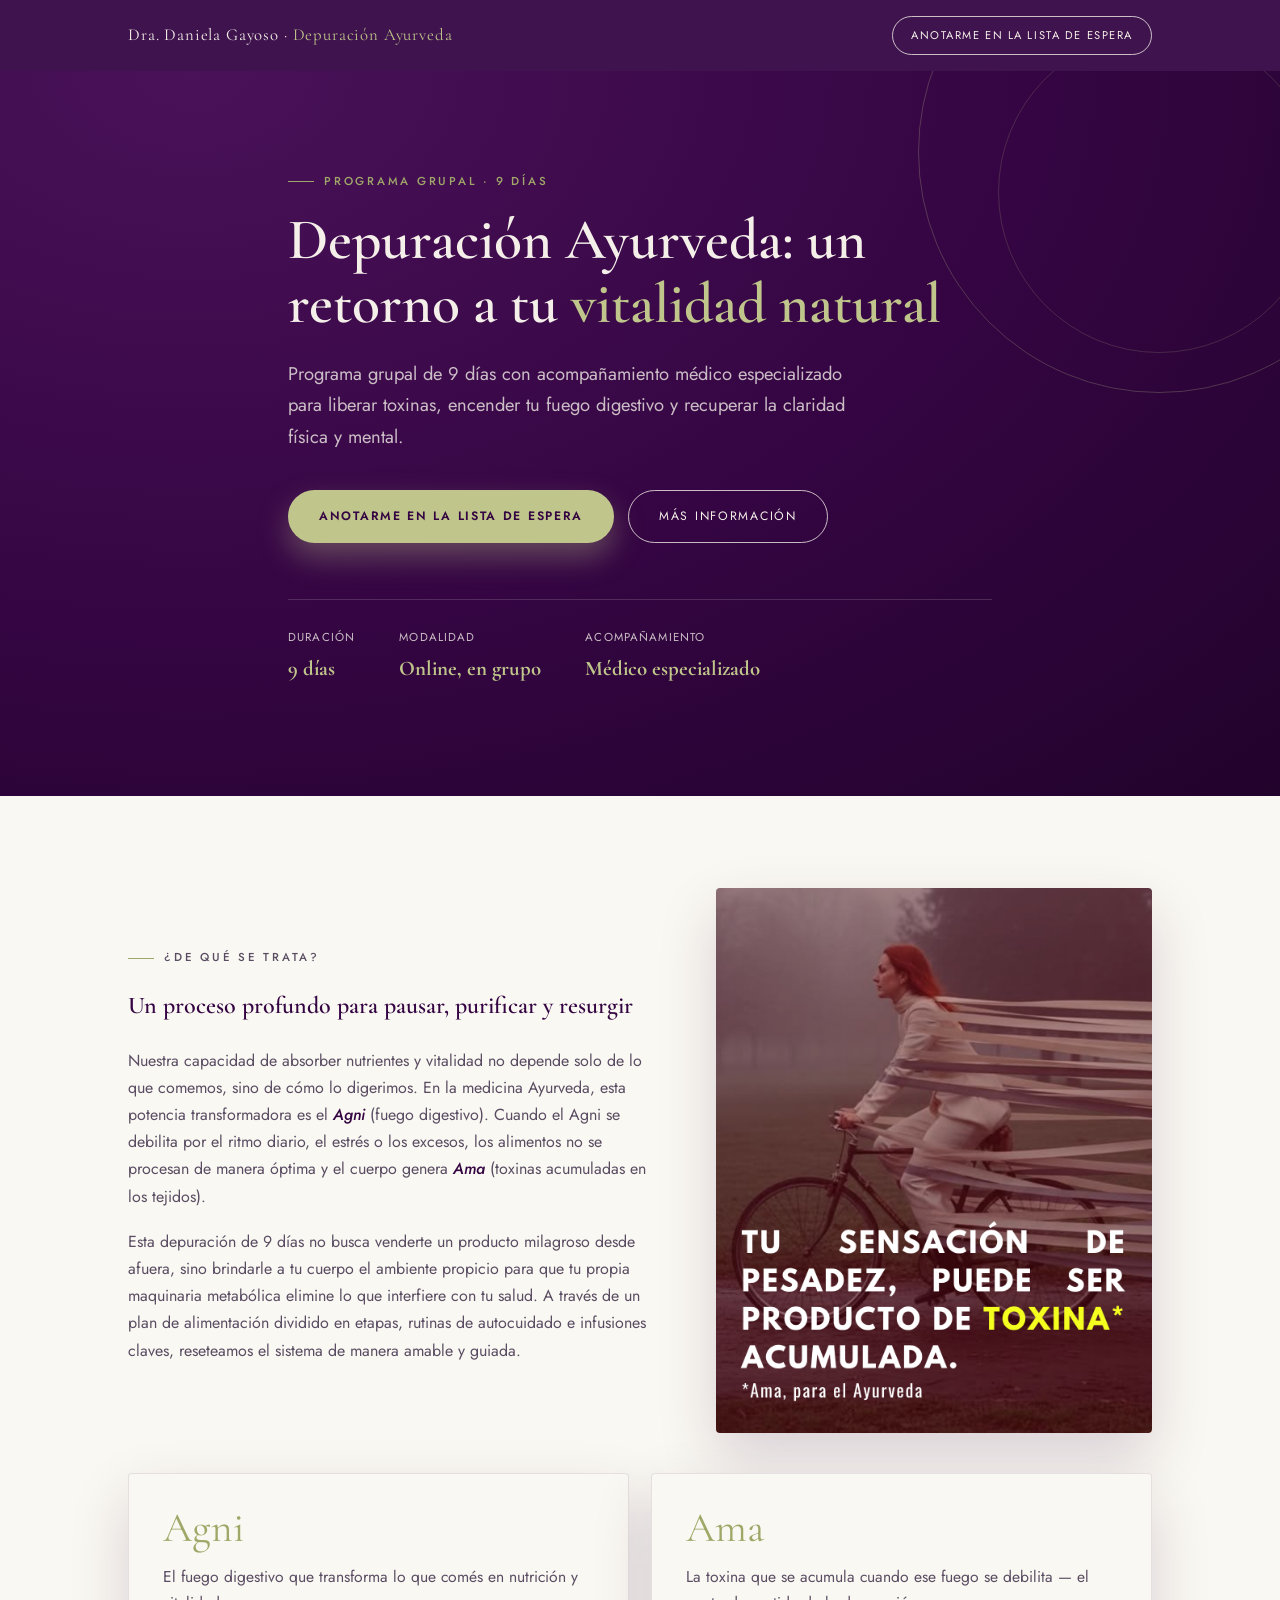
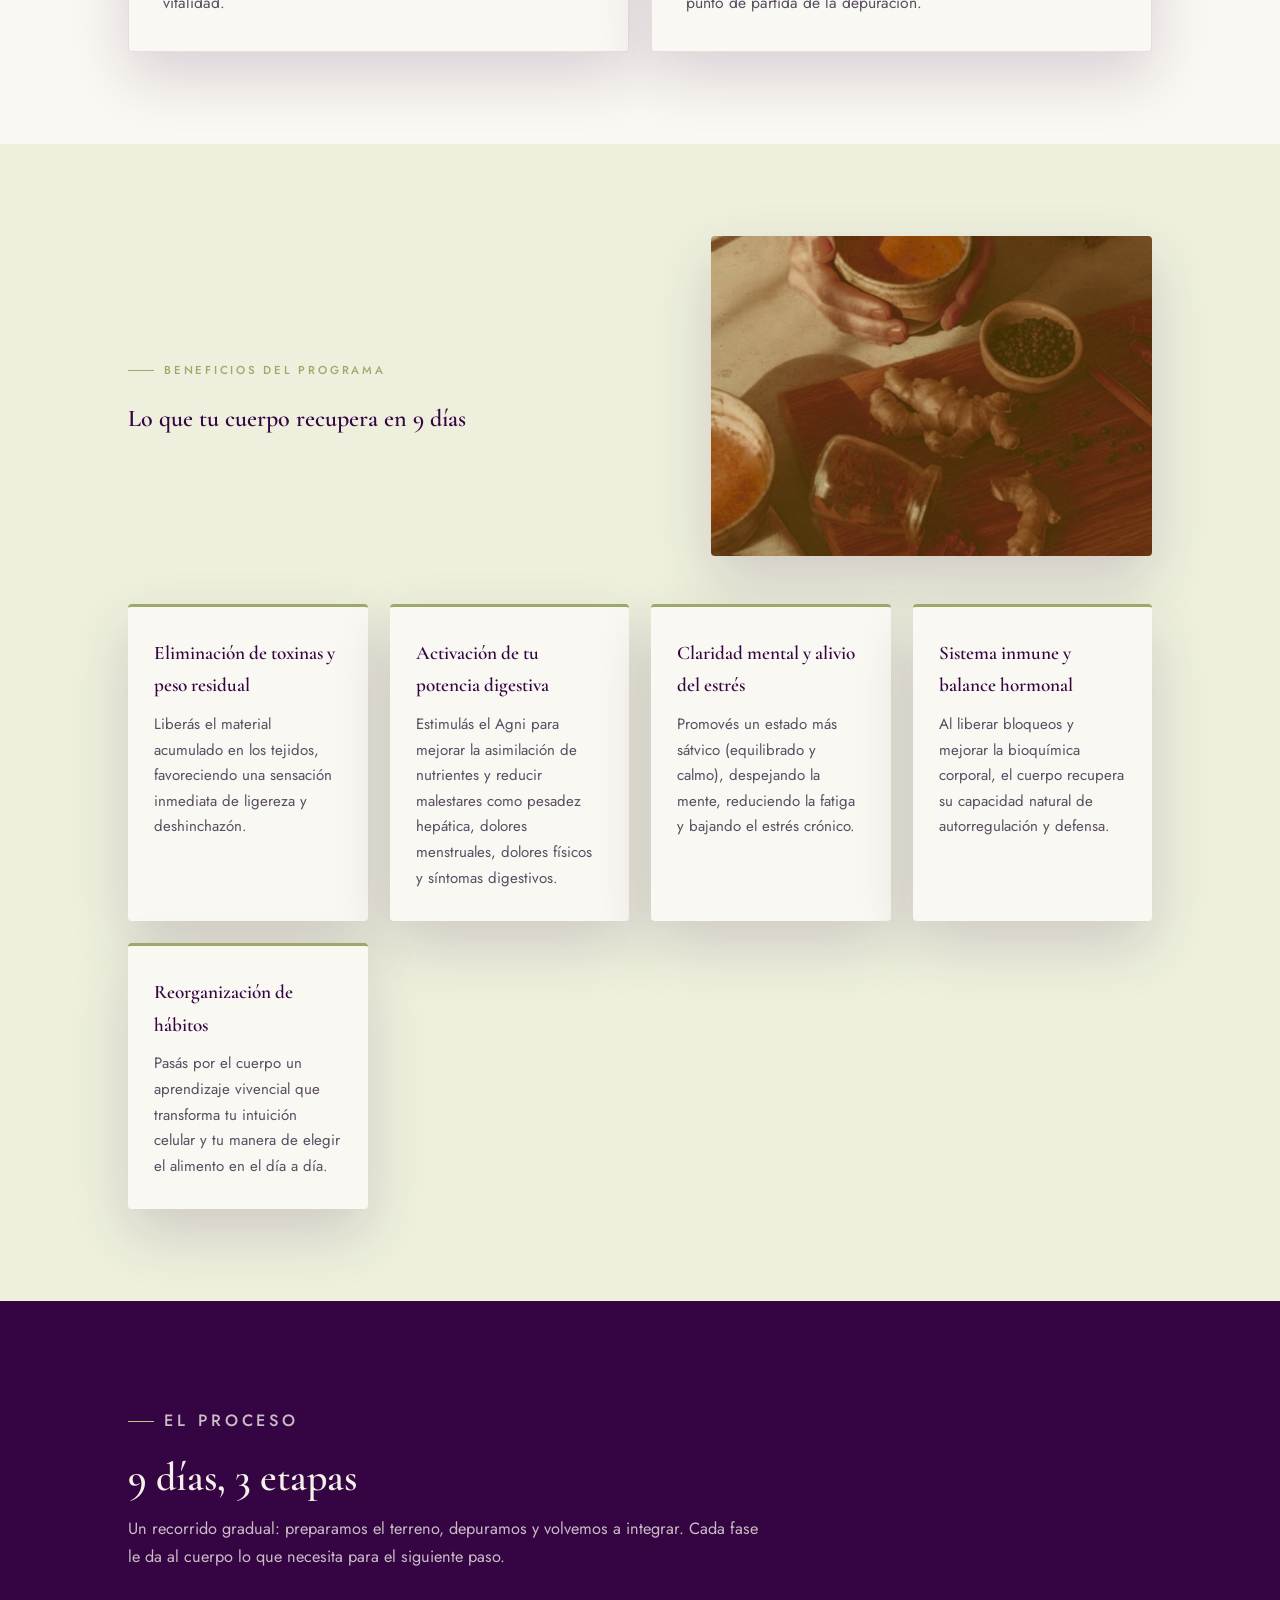
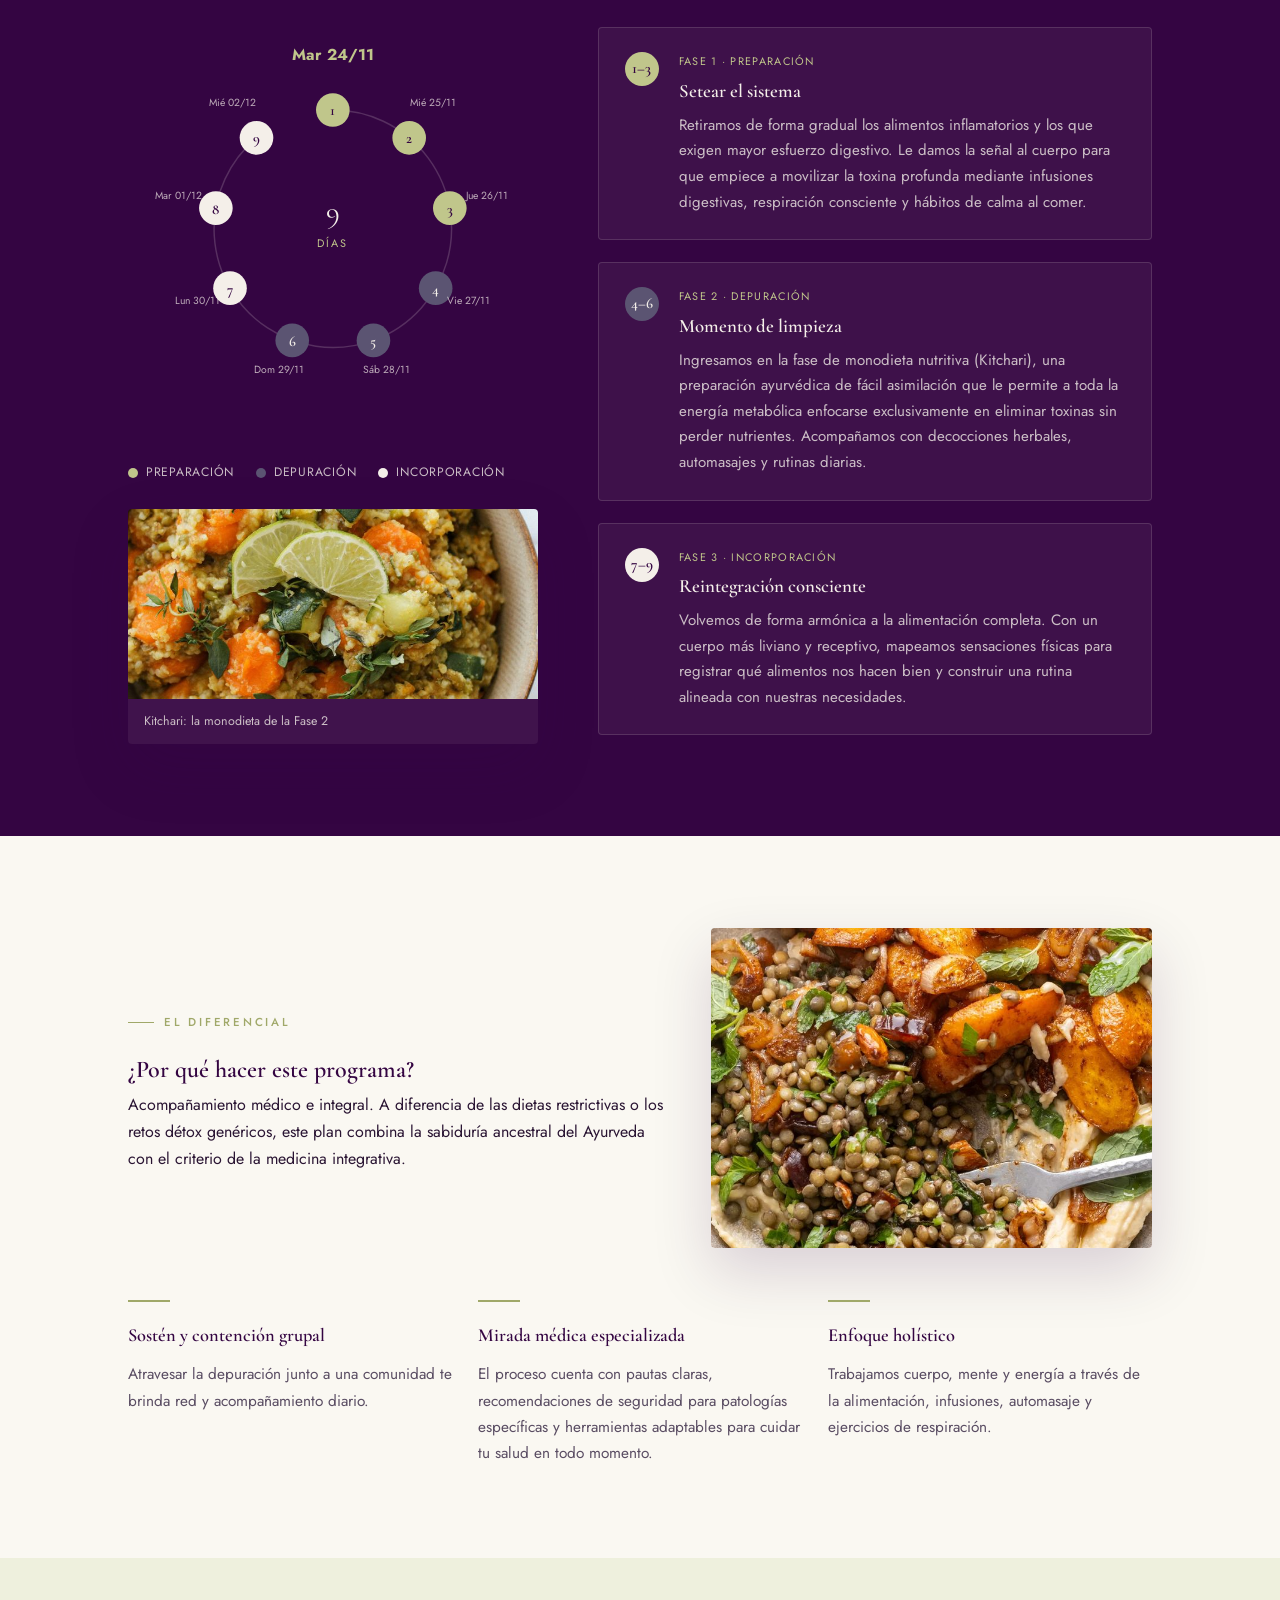
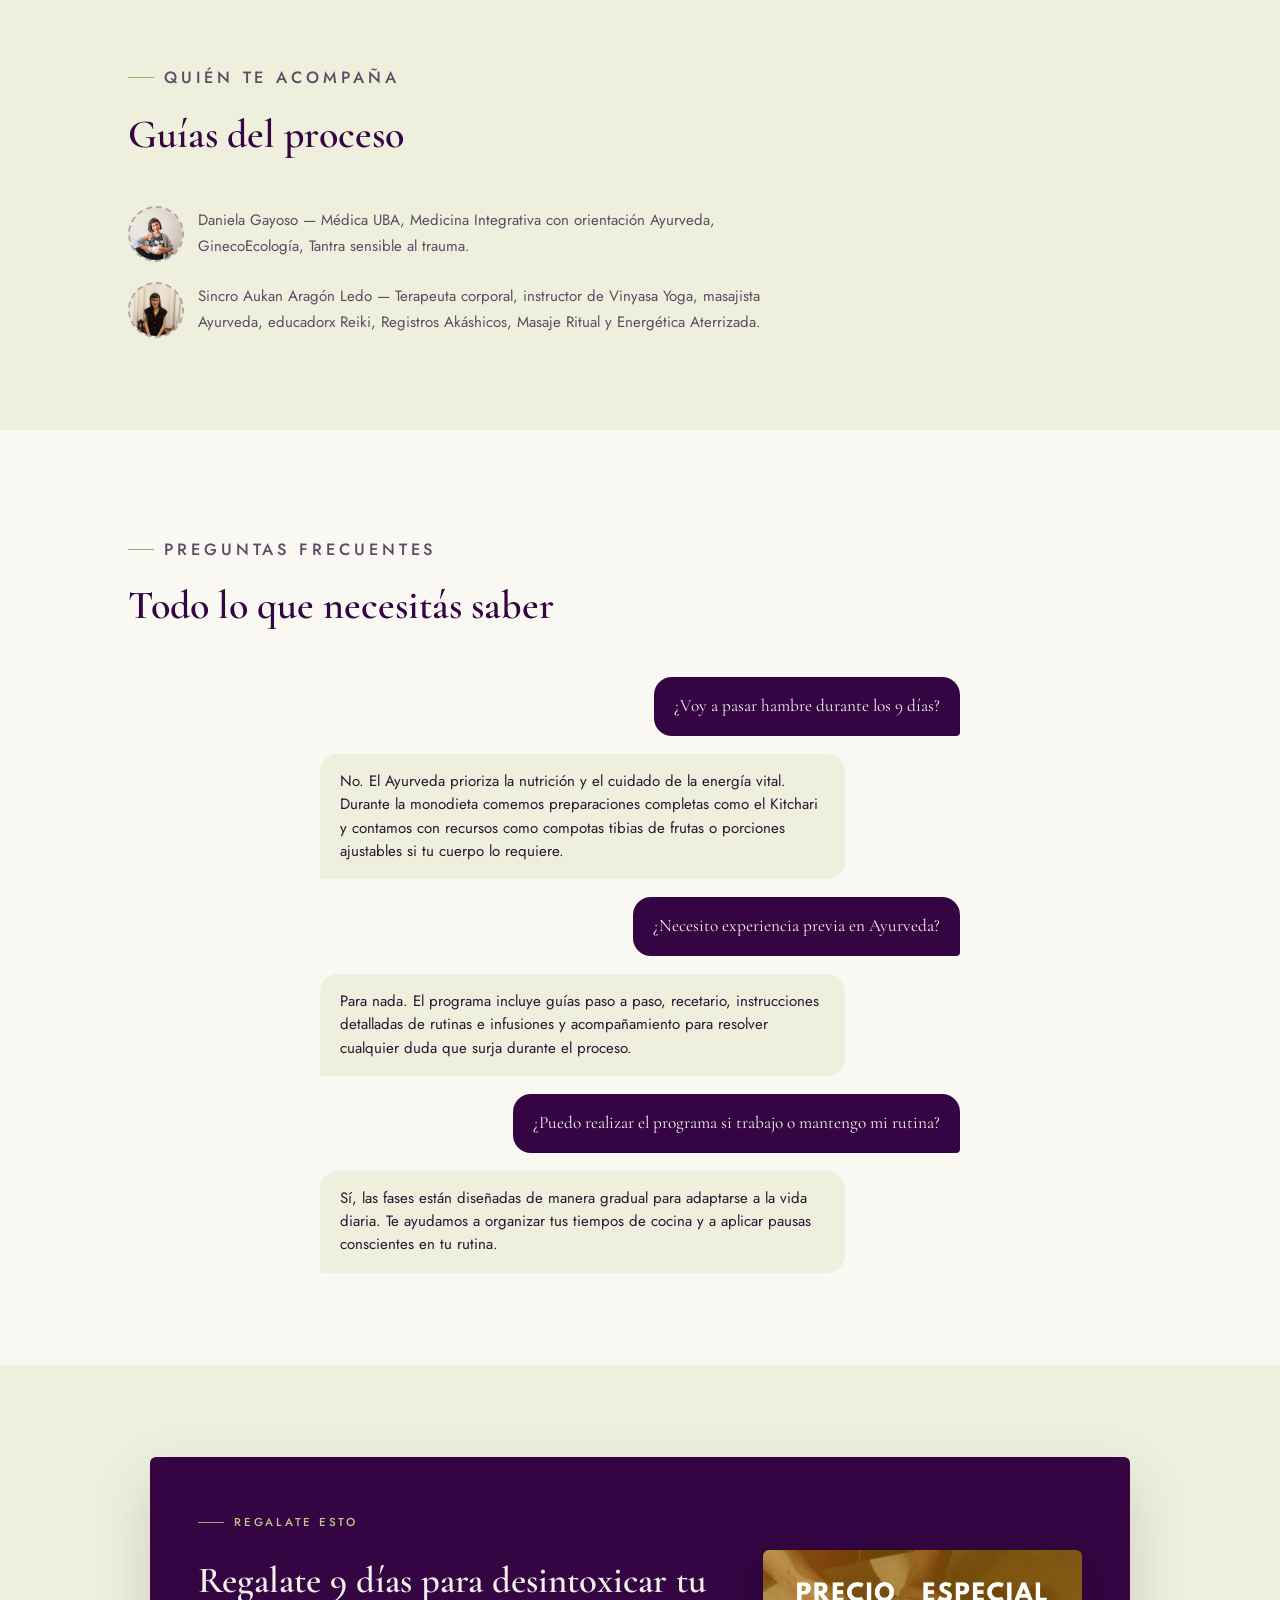
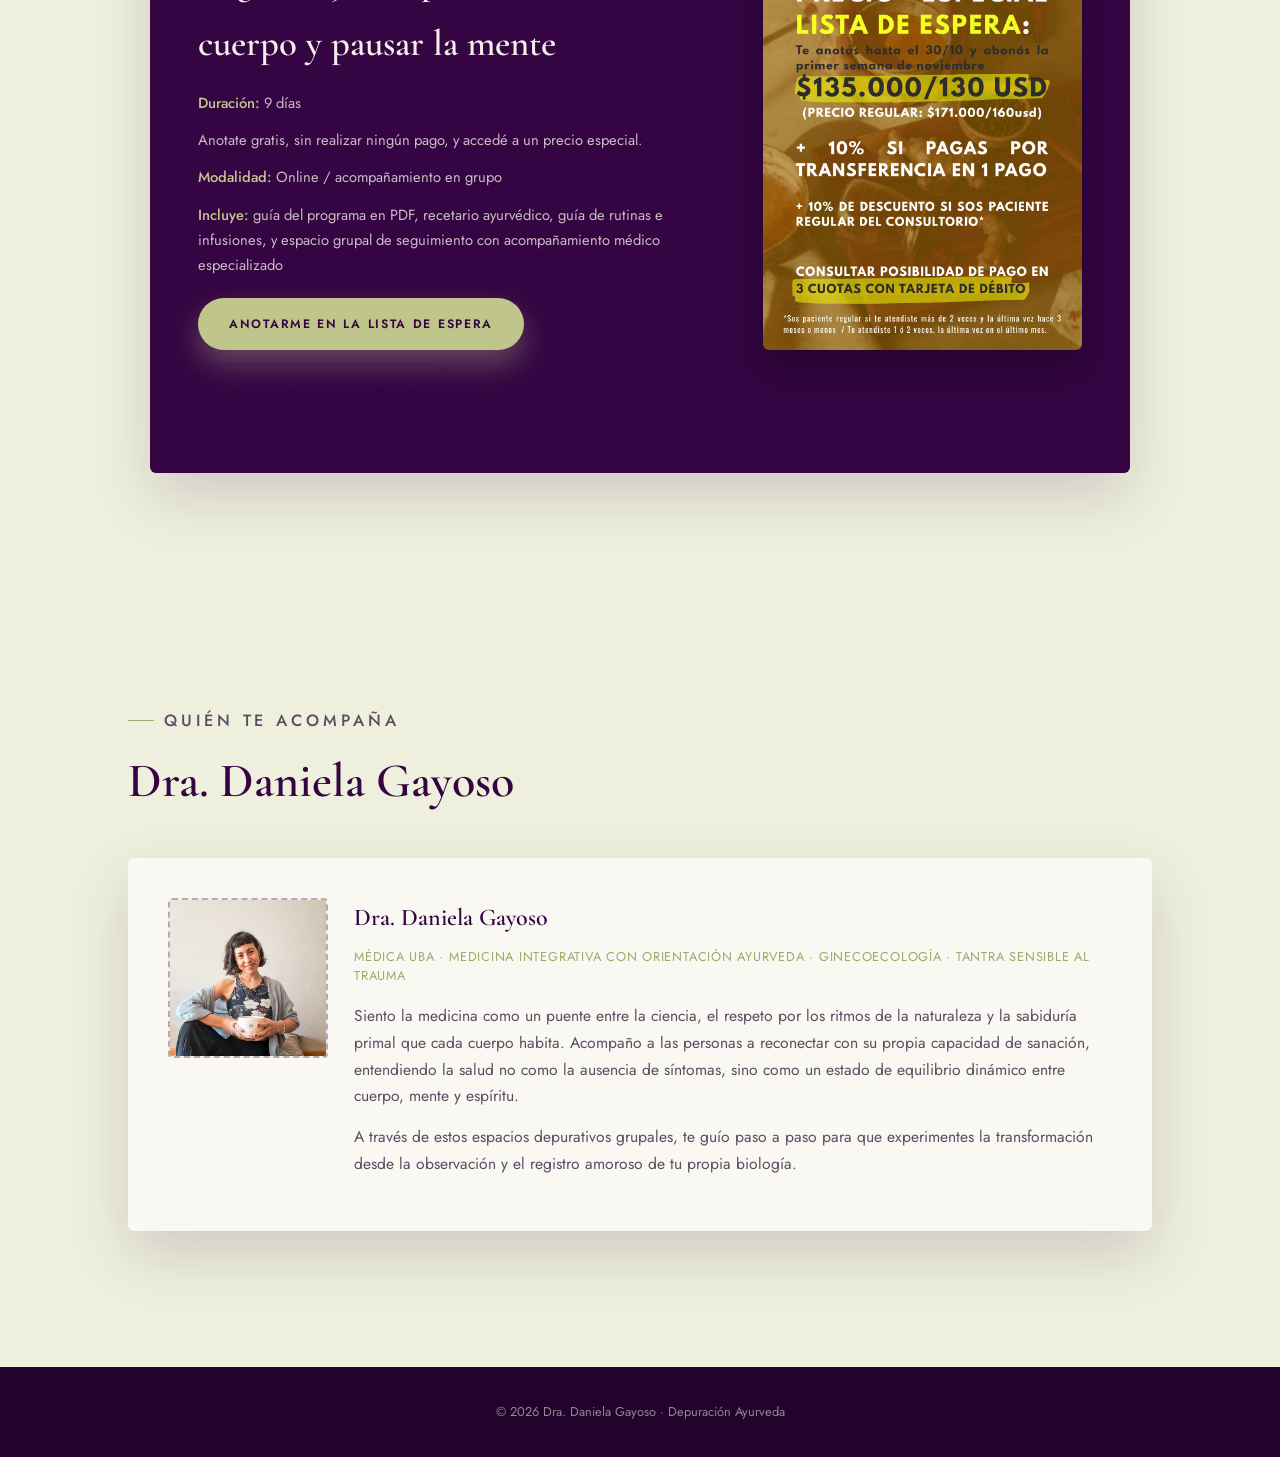
<file: depuracion2026.html>
<!DOCTYPE html>
<html lang="es">
<head>
  <!-- Google tag (gtag.js) -->
<script async src="https://www.googletagmanager.com/gtag/js?id=G-NENCQB0SLB"></script>
<script>
  window.dataLayer = window.dataLayer || [];
  function gtag(){dataLayer.push(arguments);}
  gtag('js', new Date());

  gtag('config', 'G-NENCQB0SLB');
</script>

<meta charset="UTF-8" />
<meta name="viewport" content="width=device-width, initial-scale=1.0" />
<title>Depuración Ayurveda: Un retorno a tu vitalidad natural</title>
<meta name="description" content="Programa grupal de 9 días con acompañamiento médico especializado para liberar toxinas, encender tu fuego digestivo y recuperar la claridad física y mental." />
<link rel="preconnect" href="https://fonts.googleapis.com" />
<link href="https://fonts.googleapis.com/css2?family=Cormorant+Garamond:wght@500;600;700&family=Jost:wght@300;400;500;600&display=swap" rel="stylesheet" />
<style>
  :root {
    --deep: #340542;
    --deep-soft: #4a1259;
    --mauve: #5B5472;
    --mauve-pale: #a9a3bd;
    --sage: #C0C68B;
    --sage-deep: #a0a869;
    --sage-pale: #eef0dd;
    --cream: #faf8f2;
    --ink: #2a1533;
    --ink-soft: #5a4d63;
    --on-dark: #f4efe9;
    --on-dark-soft: rgba(244,239,233,0.78);
    --shadow: 0 24px 60px rgba(52,5,66,0.16);
  }

  * { box-sizing: border-box; margin: 0; padding: 0; }
  html { scroll-behavior: smooth; }
  body {
    font-family: 'Jost', sans-serif;
    background: var(--cream);
    color: var(--ink);
    line-height: 1.7;
    -webkit-font-smoothing: antialiased;
  }
  a { color: inherit; }
  img { max-width: 100%; display: block; }
  .wrap { max-width: 1080px; margin: 0 auto; padding: 0 28px; }

  h1, h2, h3 { font-family: 'Cormorant Garamond', serif; font-weight: 600; color: var(--deep); }
  .eyebrow {
    display: inline-flex; align-items: center; gap: 10px;
    font-size: 0.72rem; letter-spacing: 0.24em; text-transform: uppercase;
    color: var(--sage-deep); font-weight: 500; margin-bottom: 18px;
  }
  .eyebrow::before { content: ""; width: 26px; height: 1px; background: var(--sage-deep); }

  /* ---------- Top bar ---------- */
  .topbar {
    position: sticky; top: 0; z-index: 20;
    background: rgba(52,5,66,0.94); backdrop-filter: blur(6px);
    color: var(--on-dark);
  }
  .topbar .wrap { display: flex; align-items: center; justify-content: space-between; padding: 16px 28px; }
  .brand { font-family: 'Cormorant Garamond', serif; font-size: 1.05rem; letter-spacing: 0.05em; }
  .brand a { color: inherit; text-decoration: none; }
  .brand span { color: var(--sage); }
  .topbar .btn { padding: 9px 18px; font-size: 0.7rem; }

  /* ---------- Buttons ---------- */
  .btn {
    display: inline-flex; align-items: center; justify-content: center; gap: 8px;
    padding: 15px 30px; border-radius: 999px;
    font-family: 'Jost', sans-serif; font-size: 0.76rem; letter-spacing: 0.14em; text-transform: uppercase;
    text-decoration: none; border: 1px solid transparent; cursor: pointer;
    transition: transform 0.2s ease, box-shadow 0.2s ease;
  }
  .btn:hover { transform: translateY(-2px); }
  .btn-sage { background: var(--sage); color: var(--deep); font-weight: 600; box-shadow: 0 14px 30px rgba(192,198,139,0.35); }
  .btn-outline { border-color: var(--on-dark-soft); color: var(--on-dark); }
  .btn-deep { background: var(--deep); color: var(--on-dark); box-shadow: 0 14px 30px rgba(52,5,66,0.28); }

  /* ---------- Hero ---------- */
  .hero {
    position: relative; overflow: hidden;
    background: radial-gradient(120% 140% at 15% 0%, var(--deep-soft) 0%, var(--deep) 55%, #22032c 100%);
    color: var(--on-dark);
    padding: 92px 0 110px;
  }
  .hero::before {
    content: "";
    position: absolute; right: -120px; top: -160px;
    width: 480px; height: 480px; border-radius: 50%;
    border: 1px solid rgba(192,198,139,0.25);
  }
  .hero::after {
    content: "";
    position: absolute; right: -40px; top: -40px;
    width: 320px; height: 320px; border-radius: 50%;
    border: 1px solid rgba(192,198,139,0.18);
  }
  .hero .wrap { position: relative; z-index: 2; max-width: 760px; }
  .hero h1 { font-size: clamp(2.4rem, 5vw, 3.6rem); line-height: 1.1; margin-bottom: 22px; color: var(--on-dark); }
  .hero h1 em { color: var(--sage); font-style: normal; }
  .hero p.lead { font-size: 1.15rem; color: var(--on-dark-soft); max-width: 560px; margin-bottom: 38px; }
  .hero .cta-row { display: flex; flex-wrap: wrap; gap: 14px; }
  .hero .meta-row {
    margin-top: 56px; display: flex; flex-wrap: wrap; gap: 28px 44px;
    padding-top: 28px; border-top: 1px solid rgba(244,239,233,0.16);
  }
  .hero .meta-row div { font-size: 0.72rem; letter-spacing: 0.1em; text-transform: uppercase; color: var(--on-dark-soft); }
  .hero .meta-row strong { display: block; font-family: 'Cormorant Garamond', serif; font-size: 1.3rem; color: var(--sage); text-transform: none; letter-spacing: 0; margin-top: 4px; }

  /* ---------- Sections ---------- */
  section { padding: 92px 0; }
  .section-cream { background: var(--cream); }
  .section-pale { background: var(--sage-pale); }
  .section-deep { background: var(--deep); color: var(--on-dark); }
  .section-deep h2 { color: var(--on-dark); }
  .section-deep .eyebrow { color: var(--sage); }
  .section-deep .eyebrow::before { background: var(--sage); }

  .section-head { max-width: 640px; margin-bottom: 48px; }
  .section-head h2 { font-size: clamp(1.9rem, 3.4vw, 2.5rem); line-height: 1.2; }
  .section-head p { color: var(--ink-soft); margin-top: 14px; font-size: 1.02rem; }
  .section-deep .section-head p { color: var(--on-dark-soft); }

  /* ---------- Intro ---------- */
  .intro-grid { display: grid; grid-template-columns: 1.1fr 0.9fr; gap: 56px; align-items: center; }
  .intro-grid p { color: var(--ink-soft); margin-bottom: 18px; }
  .intro-grid .term { font-style: italic; color: var(--deep); font-weight: 500; }
  .intro-card {
    background: var(--cream); border: 1px solid rgba(52,5,66,0.1);
    border-radius: 4px; padding: 34px; box-shadow: var(--shadow);
  }
  .intro-card .num { font-family: 'Cormorant Garamond', serif; font-size: 2.6rem; color: var(--sage-deep); line-height: 1; }
  .intro-card p { font-size: 0.98rem; color: var(--ink-soft); margin-top: 14px; }
  .intro-cards-row { display: grid; grid-template-columns: repeat(auto-fit, minmax(240px, 1fr)); gap: 22px; margin-top: 40px; }

  /* ---------- Benefits ---------- */
  .benefits-grid { display: grid; grid-template-columns: repeat(auto-fit, minmax(230px, 1fr)); gap: 22px; }
  .benefit-card {
    background: var(--cream); padding: 30px 26px; border-radius: 4px;
    border-top: 3px solid var(--sage-deep); box-shadow: var(--shadow);
  }
  .benefit-card h3 { font-size: 1.2rem; margin-bottom: 10px; }
  .benefit-card p { color: var(--ink-soft); font-size: 0.94rem; }

  /* ---------- Process / signature element ---------- */
  .process-layout { display: grid; grid-template-columns: 0.85fr 1.15fr; gap: 60px; align-items: center; }
  .cycle-legend { display: flex; gap: 22px; margin-top: 22px; flex-wrap: wrap; }
  .cycle-legend span { display: inline-flex; align-items: center; gap: 8px; font-size: 0.76rem; letter-spacing: 0.06em; color: var(--on-dark-soft); text-transform: uppercase; }
  .cycle-legend i { width: 10px; height: 10px; border-radius: 50%; display: inline-block; }
  .phase-list { display: flex; flex-direction: column; gap: 22px; }
  .phase-card {
    background: rgba(244,239,233,0.05); border: 1px solid rgba(244,239,233,0.14);
    border-radius: 4px; padding: 24px 26px; display: flex; gap: 20px;
  }
  .phase-card .dot { width: 34px; height: 34px; border-radius: 50%; flex-shrink: 0; display: flex; align-items: center; justify-content: center; font-family: 'Cormorant Garamond', serif; font-weight: 600; font-size: 0.95rem; }
  .phase-card h3 { color: var(--on-dark); font-size: 1.18rem; margin-bottom: 6px; }
  .phase-card p { color: var(--on-dark-soft); font-size: 0.94rem; }
  .phase-days { font-size: 0.68rem; letter-spacing: 0.12em; text-transform: uppercase; color: var(--sage); margin-bottom: 4px; display: block; }

  /* ---------- Diferencial ---------- */
  .diff-grid { display: grid; grid-template-columns: repeat(auto-fit, minmax(240px, 1fr)); gap: 26px; }
  .diff-card { padding: 4px 0 0; }
  .diff-card .mark { width: 42px; height: 2px; background: var(--sage-deep); margin-bottom: 18px; }
  .diff-card h3 { font-size: 1.15rem; margin-bottom: 10px; }
  .diff-card p { color: var(--ink-soft); font-size: 0.96rem; }

  /* ---------- Side images (side by side with text) ---------- */
  .side-img { width: 100%; border-radius: 4px; box-shadow: var(--shadow); object-fit: cover; }
  .section-head-media { display: grid; grid-template-columns: 1.1fr 0.9fr; gap: 44px; align-items: center; margin-bottom: 48px; }
  .section-head-media .side-img { max-height: 320px; }
  .diagram-photo { margin-top: 26px; border-radius: 4px; overflow: hidden; box-shadow: var(--shadow); }
  .diagram-photo img { width: 100%; height: 190px; object-fit: cover; }
  .diagram-photo figcaption {
    background: rgba(244,239,233,0.06); color: var(--on-dark-soft);
    font-size: 0.78rem; padding: 12px 16px;
  }

  /* ---------- Guías (inline) ---------- */
  .guides-inline-standalone { display: grid; gap: 20px; max-width: 640px; }
  .guide-mini { display: flex; align-items: center; gap: 14px; }
  .guide-mini p { font-size: 0.94rem; color: var(--ink-soft); margin-bottom: 0; }
  .photo-placeholder-sm {
    flex-shrink: 0; width: 56px; height: 56px; border-radius: 50%;
    border: 2px dashed rgba(52,5,66,0.3); background: rgba(52,5,66,0.03);
    display: flex; align-items: center; justify-content: center; text-align: center;
    font-family: 'Jost', sans-serif; font-size: 0.55rem; letter-spacing: 0.03em; text-transform: uppercase;
    color: var(--ink-soft); line-height: 1.3; overflow: hidden;
  }
  .photo-placeholder-sm img,
  .photo-placeholder img {
    width: 100%; height: 100%; object-fit: cover; display: block;
  }
  .guides-grid-single { grid-template-columns: minmax(0, 760px); }
  .guides-section { padding: 128px 0 136px; }
  .guides-section .section-head h2 { font-size: clamp(2.2rem, 4vw, 3rem); }
  .guides-grid { display: grid; grid-template-columns: repeat(auto-fit, minmax(320px, 1fr)); gap: 44px; }
  .guide-card {
    background: var(--cream); border-radius: 6px; padding: 40px; box-shadow: var(--shadow);
    display: grid; grid-template-columns: 160px minmax(0, 1fr); gap: 26px; align-items: start;
  }
  .photo-placeholder {
    width: 160px; aspect-ratio: 1/1; border-radius: 4px; margin-bottom: 0;
    border: 2px dashed rgba(52,5,66,0.3); background: rgba(52,5,66,0.03);
    display: flex; align-items: center; justify-content: center;
    font-family: 'Jost', sans-serif; font-size: 0.75rem; letter-spacing: 0.08em; text-transform: uppercase;
    color: var(--ink-soft); text-align: center; line-height: 1.6; overflow: hidden;
  }
  .guide-card-copy { display: flex; flex-direction: column; }
  .guide-card h3 { font-size: 1.5rem; margin-bottom: 8px; }
  .guide-card .role { font-size: 0.8rem; letter-spacing: 0.06em; text-transform: uppercase; color: var(--sage-deep); margin-bottom: 18px; display: block; line-height: 1.5; }
  .guide-card p { color: var(--ink-soft); margin-bottom: 14px; font-size: 0.98rem; }

  /* ---------- FAQ (chat bubbles) ---------- */
  .faq-list { max-width: 640px; margin: 0 auto; display: flex; flex-direction: column; gap: 18px; }
  .chat-row { display: flex; }
  .chat-row.q { justify-content: flex-end; }
  .chat-row.a { justify-content: flex-start; }
  .bubble { max-width: 82%; padding: 16px 20px; font-size: 0.94rem; line-height: 1.55; }
  .chat-row.q .bubble {
    background: var(--deep); color: var(--on-dark);
    border-radius: 18px 18px 4px 18px;
    font-family: 'Cormorant Garamond', serif; font-size: 1.08rem;
  }
  .chat-row.a .bubble {
    background: var(--sage-pale); color: var(--ink);
    border-radius: 18px 18px 18px 4px;
  }

  /* ---------- Pricing ---------- */
  .pricing-grid { display: grid; grid-template-columns: minmax(0, 340px); justify-content: start; gap: 18px; margin-bottom: 30px; }
  .pricing-grid img { width: 100%; border-radius: 6px; box-shadow: 0 18px 40px rgba(0,0,0,0.28); }

  /* ---------- Closing ---------- */
  .closing-box {
    background: var(--deep); color: var(--on-dark);
    border-radius: 6px; padding: 56px 48px; box-shadow: var(--shadow);
    max-width: 980px; margin: 0 auto;
  }
  .close-layout { display: grid; grid-template-columns: minmax(0, 1.5fr) minmax(220px, 0.9fr); align-items: center; gap: 32px; }
  .close-copy { display: flex; flex-direction: column; }
  .closing-box h2 { color: var(--on-dark); font-size: clamp(1.8rem, 3.4vw, 2.3rem); margin: 0 0 16px; }
  .closing-box .details { display: grid; gap: 12px; font-size: 0.92rem; color: var(--on-dark-soft); margin: 0 0 20px; }
  .closing-box .details strong { color: var(--sage); font-weight: 500; }
  .closing-cta { display: flex; flex-wrap: wrap; align-items: center; gap: 14px; margin-top: 0; }

  footer { background: #22032c; color: rgba(244,239,233,0.55); padding: 34px 0; text-align: center; font-size: 0.8rem; }

  @media (max-width: 860px) {
    .intro-grid, .process-layout, .guides-grid, .section-head-media, .close-layout { grid-template-columns: 1fr; }
    .guide-card { grid-template-columns: 1fr; }
    .photo-placeholder { width: 100%; max-width: 220px; }
    section { padding: 66px 0; }
    .hero { padding: 70px 0 80px; }
    .bubble { max-width: 92%; }
    .guides-section { padding: 80px 0; }
    .pricing-grid { max-width: 320px; margin: 0 auto; }
  }
</style>
</head>
<body>
  <div class="topbar">
    <div class="wrap">
      <div class="brand"><a href="index.html">Dra. Daniela Gayoso</a> · <span>Depuración Ayurveda</span></div>
      <a class="btn btn-outline" href="https://forms.gle/EgGZW83rGaawaiSC7" target="_blank" rel="noopener noreferrer">Anotarme en la lista de espera</a>
    </div>
  </div>

  <!-- 1. Hero -->
  <header class="hero">
    <div class="wrap">
      <p class="eyebrow">Programa grupal · 9 días</p>
      <h1>Depuración Ayurveda: un retorno a tu <em>vitalidad natural</em></h1>
      <p class="lead">Programa grupal de 9 días con acompañamiento médico especializado para liberar toxinas, encender tu fuego digestivo y recuperar la claridad física y mental.</p>
      <div class="cta-row">
        <a class="btn btn-sage" href="#inscripcion">Anotarme en la lista de espera</a>
        <a class="btn btn-outline" href="#proceso">Más información</a>
      </div>
      <div class="meta-row">
        <div>Duración<strong>9 días</strong></div>
        <div>Modalidad<strong>Online, en grupo</strong></div>
        <div>Acompañamiento<strong>Médico especializado</strong></div>
      </div>
    </div>
  </header>

  <!-- 2. Introducción -->
  <section class="section-cream">
    <div class="wrap">
      <div class="intro-grid">
        <div>
          <p class="eyebrow">¿De qué se trata?</p>
          <h2 style="margin-bottom:20px;">Un proceso profundo para pausar, purificar y resurgir</h2>
          <p>Nuestra capacidad de absorber nutrientes y vitalidad no depende solo de lo que comemos, sino de cómo lo digerimos. En la medicina Ayurveda, esta potencia transformadora es el <span class="term">Agni</span> (fuego digestivo). Cuando el Agni se debilita por el ritmo diario, el estrés o los excesos, los alimentos no se procesan de manera óptima y el cuerpo genera <span class="term">Ama</span> (toxinas acumuladas en los tejidos).</p>
          <p>Esta depuración de 9 días no busca venderte un producto milagroso desde afuera, sino brindarle a tu cuerpo el ambiente propicio para que tu propia maquinaria metabólica elimine lo que interfiere con tu salud. A través de un plan de alimentación dividido en etapas, rutinas de autocuidado e infusiones claves, reseteamos el sistema de manera amable y guiada.</p>
        </div>
        <img src="assets/pesadez-toxina.png" alt="Tu sensación de pesadez puede ser producto de toxina (Ama) acumulada" class="side-img" />
      </div>
      <div class="intro-cards-row">
        <div class="intro-card">
          <div class="num">Agni</div>
          <p>El fuego digestivo que transforma lo que comés en nutrición y vitalidad.</p>
        </div>
        <div class="intro-card">
          <div class="num">Ama</div>
          <p>La toxina que se acumula cuando ese fuego se debilita — el punto de partida de la depuración.</p>
        </div>
      </div>
    </div>
  </section>

  <!-- 3. Beneficios -->
  <section class="section-pale">
    <div class="wrap">
      <div class="section-head-media">
        <div>
          <p class="eyebrow">Beneficios del programa</p>
          <h2>Lo que tu cuerpo recupera en 9 días</h2>
        </div>
        <img src="assets/especias.png" alt="Infusiones y especias digestivas" class="side-img" />
      </div>
      <div class="benefits-grid">
        <div class="benefit-card">
          <h3>Eliminación de toxinas y peso residual</h3>
          <p>Liberás el material acumulado en los tejidos, favoreciendo una sensación inmediata de ligereza y deshinchazón.</p>
        </div>
        <div class="benefit-card">
          <h3>Activación de tu potencia digestiva</h3>
          <p>Estimulás el Agni para mejorar la asimilación de nutrientes y reducir malestares como pesadez hepática, dolores menstruales, dolores físicos y síntomas digestivos.</p>
        </div>
        <div class="benefit-card">
          <h3>Claridad mental y alivio del estrés</h3>
          <p>Promovés un estado más sátvico (equilibrado y calmo), despejando la mente, reduciendo la fatiga y bajando el estrés crónico.</p>
        </div>
        <div class="benefit-card">
          <h3>Sistema inmune y balance hormonal</h3>
          <p>Al liberar bloqueos y mejorar la bioquímica corporal, el cuerpo recupera su capacidad natural de autorregulación y defensa.</p>
        </div>
        <div class="benefit-card">
          <h3>Reorganización de hábitos</h3>
          <p>Pasás por el cuerpo un aprendizaje vivencial que transforma tu intuición celular y tu manera de elegir el alimento en el día a día.</p>
        </div>
      </div>
    </div>
  </section>

  <!-- 4. El proceso en 3 etapas -->
  <section class="section-deep" id="proceso">
    <div class="wrap">
      <div class="section-head">
        <p class="eyebrow">El proceso</p>
        <h2>9 días, 3 etapas</h2>
        <p>Un recorrido gradual: preparamos el terreno, depuramos y volvemos a integrar. Cada fase le da al cuerpo lo que necesita para el siguiente paso.</p>
      </div>
      <div class="process-layout">
        <div>
          <svg viewBox="-12 -18 414 418" role="img" aria-label="Calendario circular del programa: 9 días, del martes 24/11 al miércoles 2/12, agrupados en 3 fases">
            <path d="M 195,75 A 120,120 0 1,1 117.84,103.08" fill="none" stroke="rgba(244,239,233,0.18)" stroke-width="1.5" />
            <text x="195" y="187" text-anchor="middle" font-family="Cormorant Garamond, serif" font-size="30" fill="#f4efe9">9</text>
            <text x="195" y="213" text-anchor="middle" font-family="Jost, sans-serif" font-size="11" letter-spacing="2" fill="#C0C68B">DÍAS</text>

            <g font-family="Cormorant Garamond, serif" font-size="15" font-weight="600" text-anchor="middle">
              <circle cx="195" cy="75" r="17" fill="#C0C68B" />
              <text x="195" y="80.5" fill="#340542">1</text>
              <circle cx="272.16" cy="103.08" r="17" fill="#C0C68B" />
              <text x="272.16" y="108.58" fill="#340542">2</text>
              <circle cx="313.2" cy="174.12" r="17" fill="#C0C68B" />
              <text x="313.2" y="179.62" fill="#340542">3</text>

              <circle cx="298.92" cy="255" r="17" fill="#5B5472" />
              <text x="298.92" y="260.5" fill="#f4efe9">4</text>
              <circle cx="236.04" cy="307.8" r="17" fill="#5B5472" />
              <text x="236.04" y="313.3" fill="#f4efe9">5</text>
              <circle cx="153.96" cy="307.8" r="17" fill="#5B5472" />
              <text x="153.96" y="313.3" fill="#f4efe9">6</text>

              <circle cx="91.08" cy="255" r="17" fill="#f4efe9" />
              <text x="91.08" y="260.5" fill="#340542">7</text>
              <circle cx="76.8" cy="174.12" r="17" fill="#f4efe9" />
              <text x="76.8" y="179.62" fill="#340542">8</text>
              <circle cx="117.84" cy="103.08" r="17" fill="#f4efe9" />
              <text x="117.84" y="108.58" fill="#340542">9</text>
            </g>

            <g font-family="Jost, sans-serif" font-size="10.5" text-anchor="middle" fill="#f4efe9" fill-opacity="0.72">
              <text x="296.6" y="71">Mié 25/11</text>
              <text x="350.6" y="164.5">Jue 26/11</text>
              <text x="331.8" y="271">Vie 27/11</text>
              <text x="249" y="340.5">Sáb 28/11</text>
              <text x="141" y="340.5">Dom 29/11</text>
              <text x="58.2" y="271">Lun 30/11</text>
              <text x="39.4" y="164.5">Mar 01/12</text>
              <text x="93.4" y="71">Mié 02/12</text>
            </g>

            <text x="195" y="24" text-anchor="middle" font-family="Jost, sans-serif" font-weight="700" font-size="16" fill="#C0C68B">Mar 24/11</text>
          </svg>
          <div class="cycle-legend">
            <span><i style="background:#C0C68B"></i>Preparación</span>
            <span><i style="background:#5B5472"></i>Depuración</span>
            <span><i style="background:#f4efe9"></i>Incorporación</span>
          </div>
          <figure class="diagram-photo">
            <img src="assets/kitchari-1.jpg" alt="Plato de lentejas estilo kitchari" />
            <figcaption>Kitchari: la monodieta de la Fase 2</figcaption>
          </figure>
        </div>
        <div class="phase-list">
          <div class="phase-card">
            <div class="dot" style="background:#C0C68B; color:#340542;">1–3</div>
            <div>
              <span class="phase-days">Fase 1 · Preparación</span>
              <h3>Setear el sistema</h3>
              <p>Retiramos de forma gradual los alimentos inflamatorios y los que exigen mayor esfuerzo digestivo. Le damos la señal al cuerpo para que empiece a movilizar la toxina profunda mediante infusiones digestivas, respiración consciente y hábitos de calma al comer.</p>
            </div>
          </div>
          <div class="phase-card">
            <div class="dot" style="background:#5B5472; color:#f4efe9;">4–6</div>
            <div>
              <span class="phase-days">Fase 2 · Depuración</span>
              <h3>Momento de limpieza</h3>
              <p>Ingresamos en la fase de monodieta nutritiva (Kitchari), una preparación ayurvédica de fácil asimilación que le permite a toda la energía metabólica enfocarse exclusivamente en eliminar toxinas sin perder nutrientes. Acompañamos con decocciones herbales, automasajes y rutinas diarias.</p>
            </div>
          </div>
          <div class="phase-card">
            <div class="dot" style="background:#f4efe9; color:#340542;">7–9</div>
            <div>
              <span class="phase-days">Fase 3 · Incorporación</span>
              <h3>Reintegración consciente</h3>
              <p>Volvemos de forma armónica a la alimentación completa. Con un cuerpo más liviano y receptivo, mapeamos sensaciones físicas para registrar qué alimentos nos hacen bien y construir una rutina alineada con nuestras necesidades.</p>
            </div>
          </div>
        </div>
      </div>
    </div>
  </section>

  <!-- 5. Diferencial -->
  <section class="section-cream">
    <div class="wrap">
      <div class="section-head-media">
        <div>
          <p class="eyebrow">El diferencial</p>
          <h2>¿Por qué hacer este programa?</h2>
          <p>Acompañamiento médico e integral. A diferencia de las dietas restrictivas o los retos détox genéricos, este plan combina la sabiduría ancestral del Ayurveda con el criterio de la medicina integrativa.</p>
        </div>
        <img src="assets/kitchari-2.jpg" alt="Bowl de kitchari con vegetales" class="side-img" />
      </div>
      <div class="diff-grid">
        <div class="diff-card">
          <div class="mark"></div>
          <h3>Sostén y contención grupal</h3>
          <p>Atravesar la depuración junto a una comunidad te brinda red y acompañamiento diario.</p>
        </div>
        <div class="diff-card">
          <div class="mark"></div>
          <h3>Mirada médica especializada</h3>
          <p>El proceso cuenta con pautas claras, recomendaciones de seguridad para patologías específicas y herramientas adaptables para cuidar tu salud en todo momento.</p>
        </div>
        <div class="diff-card">
          <div class="mark"></div>
          <h3>Enfoque holístico</h3>
          <p>Trabajamos cuerpo, mente y energía a través de la alimentación, infusiones, automasaje y ejercicios de respiración.</p>
        </div>
      </div>
    </div>
  </section>

  <!-- 6. Guías del proceso -->
  <section class="section-pale">
    <div class="wrap">
      <div class="section-head">
        <p class="eyebrow">Quién te acompaña</p>
        <h2>Guías del proceso</h2>
      </div>
      <div class="guides-inline-standalone">
        <div class="guide-mini">
          <div class="photo-placeholder-sm">
            <img src="assets/dani.jpg" alt="Dra. Daniela Gayoso" />
          </div>
          <p>Daniela Gayoso — Médica UBA, Medicina Integrativa con orientación Ayurveda, GinecoEcología, Tantra sensible al trauma.</p>
        </div>
        <div class="guide-mini">
          <div class="photo-placeholder-sm">
            <img src="assets/sincro.jpg" alt="Sincro Aukan Aragón Ledo" />
          </div>
          <p>Sincro Aukan Aragón Ledo — Terapeuta corporal, instructor de Vinyasa Yoga, masajista Ayurveda, educadorx Reiki, Registros Akáshicos, Masaje Ritual y Energética Aterrizada.</p>
        </div>
      </div>
    </div>
  </section>

  <!-- 7. FAQ -->
  <section class="section-cream">
    <div class="wrap">
      <div class="section-head">
        <p class="eyebrow">Preguntas frecuentes</p>
        <h2>Todo lo que necesitás saber</h2>
      </div>
      <div class="faq-list">
        <div class="chat-row q"><div class="bubble">¿Voy a pasar hambre durante los 9 días?</div></div>
        <div class="chat-row a"><div class="bubble">No. El Ayurveda prioriza la nutrición y el cuidado de la energía vital. Durante la monodieta comemos preparaciones completas como el Kitchari y contamos con recursos como compotas tibias de frutas o porciones ajustables si tu cuerpo lo requiere.</div></div>

        <div class="chat-row q"><div class="bubble">¿Necesito experiencia previa en Ayurveda?</div></div>
        <div class="chat-row a"><div class="bubble">Para nada. El programa incluye guías paso a paso, recetario, instrucciones detalladas de rutinas e infusiones y acompañamiento para resolver cualquier duda que surja durante el proceso.</div></div>

        <div class="chat-row q"><div class="bubble">¿Puedo realizar el programa si trabajo o mantengo mi rutina?</div></div>
        <div class="chat-row a"><div class="bubble">Sí, las fases están diseñadas de manera gradual para adaptarse a la vida diaria. Te ayudamos a organizar tus tiempos de cocina y a aplicar pausas conscientes en tu rutina.</div></div>
      </div>
    </div>
  </section>

  <!-- 8. Cierre -->
  <section class="section-pale" id="inscripcion">
    <div class="wrap">
      <div class="closing-box">
        <div class="close-layout">
          <div class="close-copy">
            <p class="eyebrow" style="color:var(--sage);">Regalate esto</p>
            <h2>Regalate 9 días para desintoxicar tu cuerpo y pausar la mente</h2>
            <div class="details">
              <div><strong>Duración:</strong> 9 días</div>
              <div>Anotate gratis, sin realizar ningún pago, y accedé a un precio especial.</div>
              <div><strong>Modalidad:</strong> Online / acompañamiento en grupo</div>
              <div><strong>Incluye:</strong> guía del programa en PDF, recetario ayurvédico, guía de rutinas e infusiones, y espacio grupal de seguimiento con acompañamiento médico especializado</div>
            </div>
            <div class="closing-cta">
              <a class="btn btn-sage" href="https://forms.gle/EgGZW83rGaawaiSC7" target="_blank" rel="noopener noreferrer">Anotarme en la lista de espera</a>
              <a class="btn btn-outline" href="https://dradanigayoso.com.ar" style="color:var(--deep); border-color:rgba(52,5,66,0.3);">Volver al sitio principal</a>
            </div>
          </div>
          <div class="pricing-grid">
            <img src="assets/depuracion2026.jpeg" alt="Precio especial lista de espera: $115.000 / 120 USD" />
          </div>
        </div>
      </div>
    </div>
  </section>

  <!-- 9. Quién te acompaña -->
  <section class="section-pale guides-section">
    <div class="wrap">
      <div class="section-head">
        <p class="eyebrow">Quién te acompaña</p>
        <h2>Dra. Daniela Gayoso</h2>
      </div>
      <div class="guides-grid guides-grid-single">
        <div class="guide-card">
          <div class="photo-placeholder">
            <img src="assets/dani.jpg" alt="Dra. Daniela Gayoso" />
          </div>
          <div class="guide-card-copy">
            <h3>Dra. Daniela Gayoso</h3>
            <span class="role">Médica UBA · Medicina Integrativa con orientación Ayurveda · GinecoEcología · Tantra sensible al trauma</span>
            <p>Siento la medicina como un puente entre la ciencia, el respeto por los ritmos de la naturaleza y la sabiduría primal que cada cuerpo habita. Acompaño a las personas a reconectar con su propia capacidad de sanación, entendiendo la salud no como la ausencia de síntomas, sino como un estado de equilibrio dinámico entre cuerpo, mente y espíritu.</p>
            <p>A través de estos espacios depurativos grupales, te guío paso a paso para que experimentes la transformación desde la observación y el registro amoroso de tu propia biología.</p>
          </div>
        </div>
      </div>
    </div>
  </section>

  <footer>
    <div class="wrap">© 2026 Dra. Daniela Gayoso · Depuración Ayurveda</div>
  </footer>

</body>
</html>
</file>
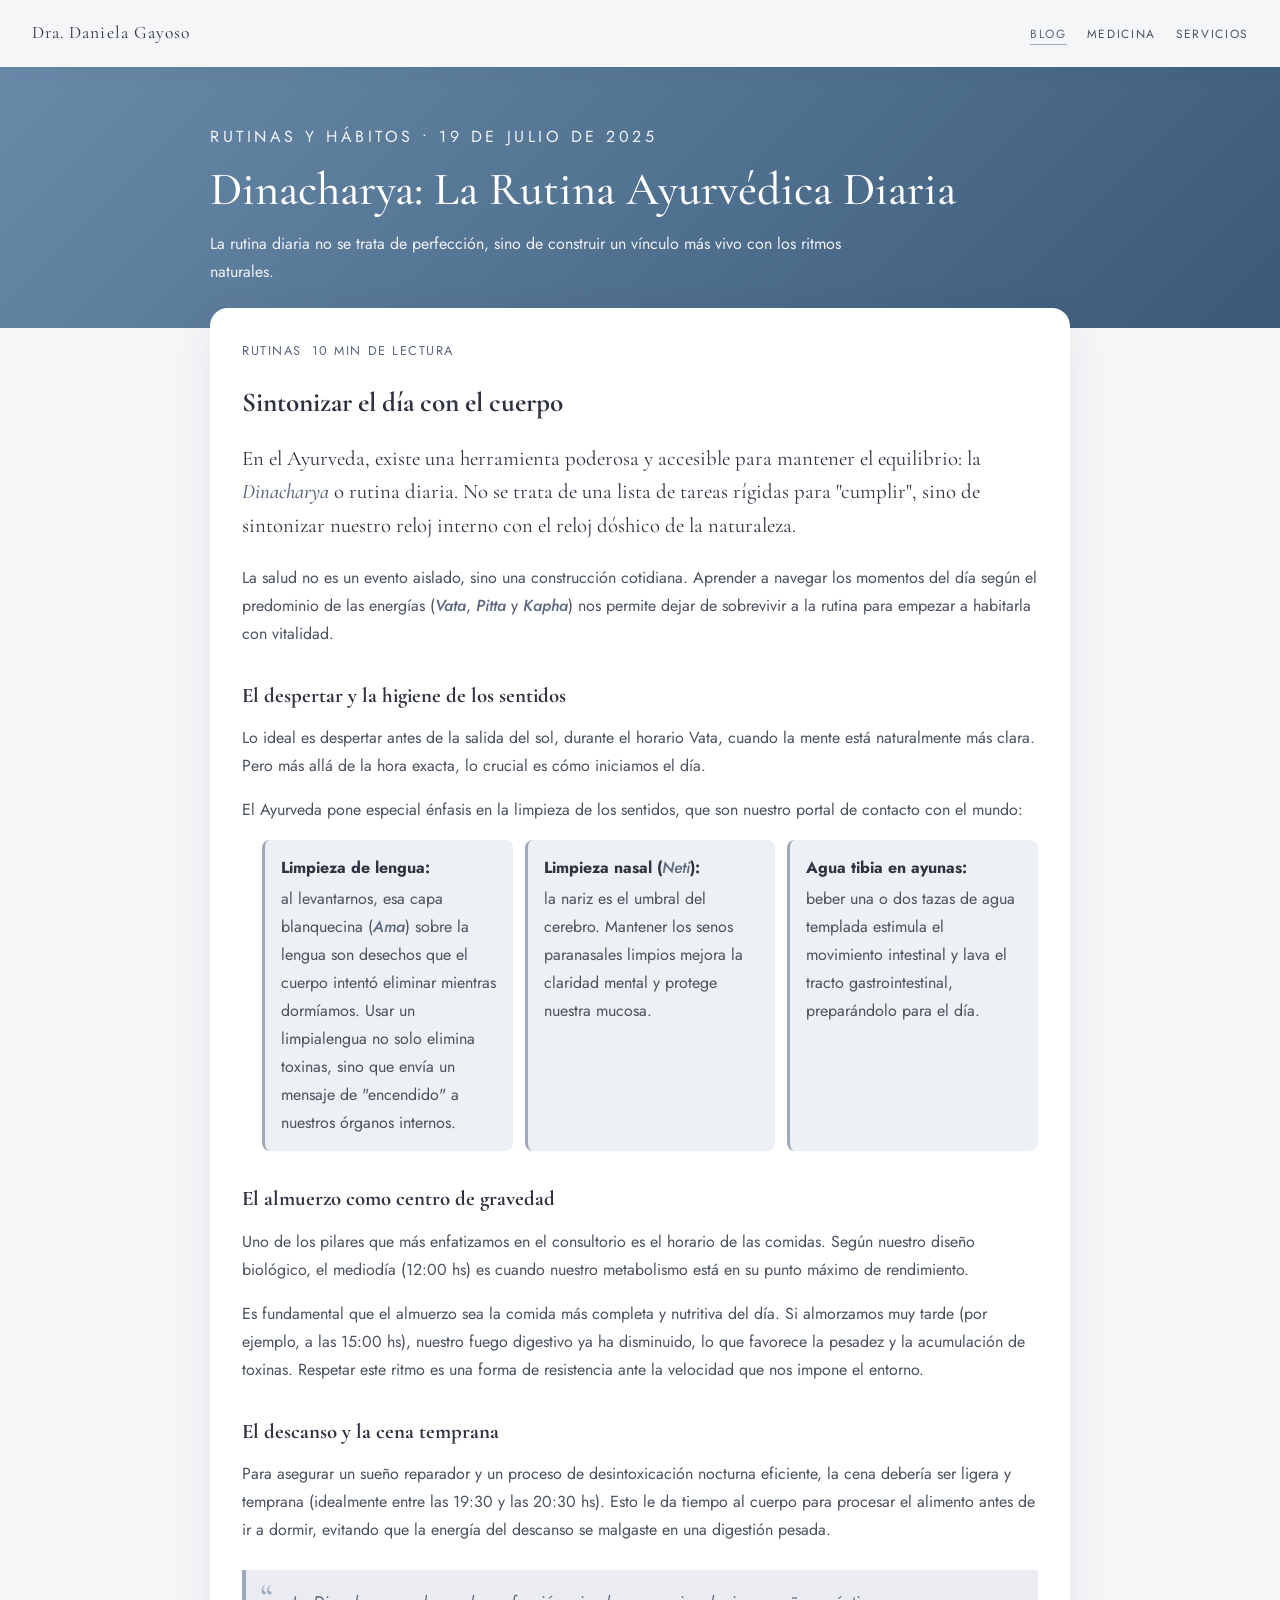
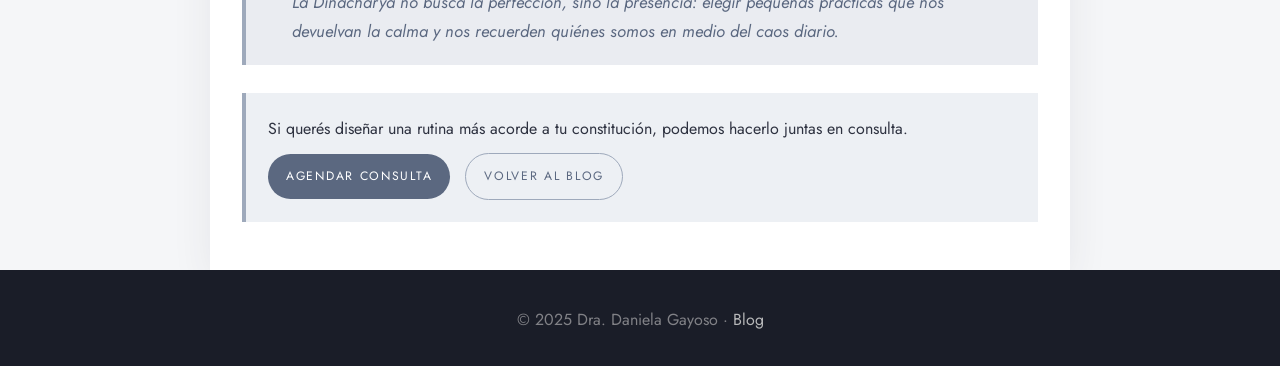
<file: dinacharya.html>
<!DOCTYPE html>
<html lang="es">
<head>
  <!-- Google tag (gtag.js) -->
<script async src="https://www.googletagmanager.com/gtag/js?id=G-NENCQB0SLB"></script>
<script>
  window.dataLayer = window.dataLayer || [];
  function gtag(){dataLayer.push(arguments);}
  gtag('js', new Date());

  gtag('config', 'G-NENCQB0SLB');
</script>

  <meta charset="UTF-8" />
  <meta name="viewport" content="width=device-width, initial-scale=1.0" />
  <title>Dinacharya: La Rutina Ayurvédica Diaria</title>
  <link rel="preconnect" href="https://fonts.googleapis.com" />
  <link href="https://fonts.googleapis.com/css2?family=Cormorant+Garamond:wght@500;600&family=Jost:wght@300;400;500&display=swap" rel="stylesheet" />
  <link rel="stylesheet" href="blog-posts.css" />
</head>
<body>

  <nav>
    <a href="https://dradanigayoso.com.ar" class="nav-logo">Dra. Daniela Gayoso</a>
    <ul class="nav-links">
      <li><a href="blog.html" class="active">Blog</a></li>
      <li><a href="https://dradanigayoso.com.ar#que-es">Medicina</a></li>
      <li><a href="https://dradanigayoso.com.ar#servicios">Servicios</a></li>
    </ul>
  </nav>

  <header class="hero hero-8">
    <div class="hero-content">
      <p class="eyebrow">Rutinas y hábitos • 19 de julio de 2025</p>
      <h1>Dinacharya: La Rutina Ayurvédica Diaria</h1>
      <p>La rutina diaria no se trata de perfección, sino de construir un vínculo más vivo con los ritmos naturales.</p>
    </div>
  </header>

  <main class="article-shell">
    <div class="article-meta">
      <span>Rutinas</span>
      <span>10 min de lectura</span>
    </div>
    <h2 class="article-title">Sintonizar el día con el cuerpo</h2>
    <div class="article-body">
      <p class="lead">En el Ayurveda, existe una herramienta poderosa y accesible para mantener el equilibrio: la <span class="term">Dinacharya</span> o rutina diaria. No se trata de una lista de tareas rígidas para "cumplir", sino de sintonizar nuestro reloj interno con el reloj dóshico de la naturaleza.</p>
      <p>La salud no es un evento aislado, sino una construcción cotidiana. Aprender a navegar los momentos del día según el predominio de las energías (<span class="term">Vata</span>, <span class="term">Pitta</span> y <span class="term">Kapha</span>) nos permite dejar de sobrevivir a la rutina para empezar a habitarla con vitalidad.</p>

      <h2>El despertar y la higiene de los sentidos</h2>
      <p>Lo ideal es despertar antes de la salida del sol, durante el horario Vata, cuando la mente está naturalmente más clara. Pero más allá de la hora exacta, lo crucial es cómo iniciamos el día.</p>
      <p>El Ayurveda pone especial énfasis en la limpieza de los sentidos, que son nuestro portal de contacto con el mundo:</p>
      <ul class="signal-grid">
        <li><strong>Limpieza de lengua:</strong> al levantarnos, esa capa blanquecina (<span class="term">Ama</span>) sobre la lengua son desechos que el cuerpo intentó eliminar mientras dormíamos. Usar un limpialengua no solo elimina toxinas, sino que envía un mensaje de "encendido" a nuestros órganos internos.</li>
        <li><strong>Limpieza nasal (<span class="term">Neti</span>):</strong> la nariz es el umbral del cerebro. Mantener los senos paranasales limpios mejora la claridad mental y protege nuestra mucosa.</li>
        <li><strong>Agua tibia en ayunas:</strong> beber una o dos tazas de agua templada estimula el movimiento intestinal y lava el tracto gastrointestinal, preparándolo para el día.</li>
      </ul>

      <h2>El almuerzo como centro de gravedad</h2>
      <p>Uno de los pilares que más enfatizamos en el consultorio es el horario de las comidas. Según nuestro diseño biológico, el mediodía (12:00 hs) es cuando nuestro metabolismo está en su punto máximo de rendimiento.</p>
      <p>Es fundamental que el almuerzo sea la comida más completa y nutritiva del día. Si almorzamos muy tarde (por ejemplo, a las 15:00 hs), nuestro fuego digestivo ya ha disminuido, lo que favorece la pesadez y la acumulación de toxinas. Respetar este ritmo es una forma de resistencia ante la velocidad que nos impone el entorno.</p>

      <h2>El descanso y la cena temprana</h2>
      <p>Para asegurar un sueño reparador y un proceso de desintoxicación nocturna eficiente, la cena debería ser ligera y temprana (idealmente entre las 19:30 y las 20:30 hs). Esto le da tiempo al cuerpo para procesar el alimento antes de ir a dormir, evitando que la energía del descanso se malgaste en una digestión pesada.</p>

      <blockquote>La Dinacharya no busca la perfección, sino la presencia: elegir pequeñas prácticas que nos devuelvan la calma y nos recuerden quiénes somos en medio del caos diario.</blockquote>
    </div>

    <div class="cta-box">
      <p>Si querés diseñar una rutina más acorde a tu constitución, podemos hacerlo juntas en consulta.</p>
      <a class="btn btn-primary" href="https://wa.me/541168763264?text=Me%20interesa%20saber%20sobre%20la%20depuraci%C3%B3n" target="_blank">Agendar consulta</a>
      <a class="btn btn-secondary" href="blog.html">Volver al blog</a>
    </div>
  </main>

  <footer>
    <p>© 2025 Dra. Daniela Gayoso · <a href="blog.html">Blog</a></p>
  </footer>
</body>
</html>
</file>
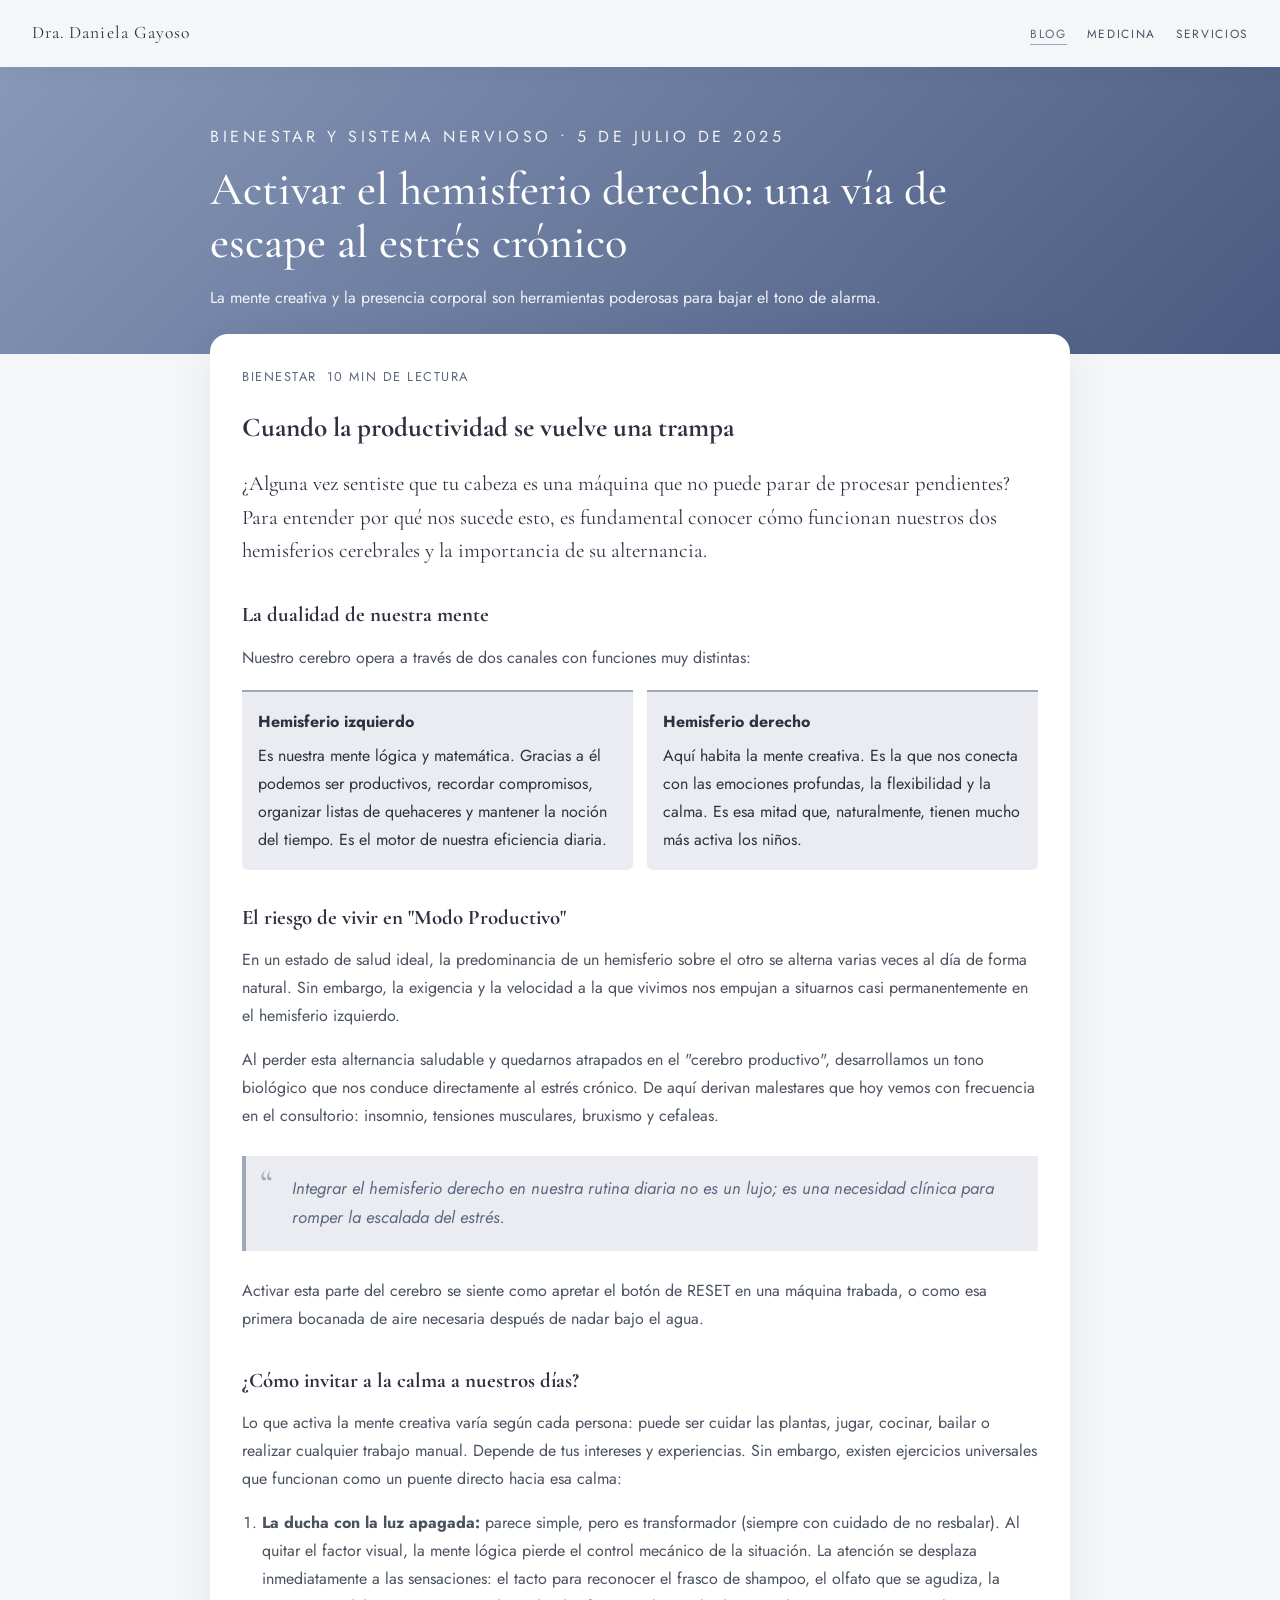
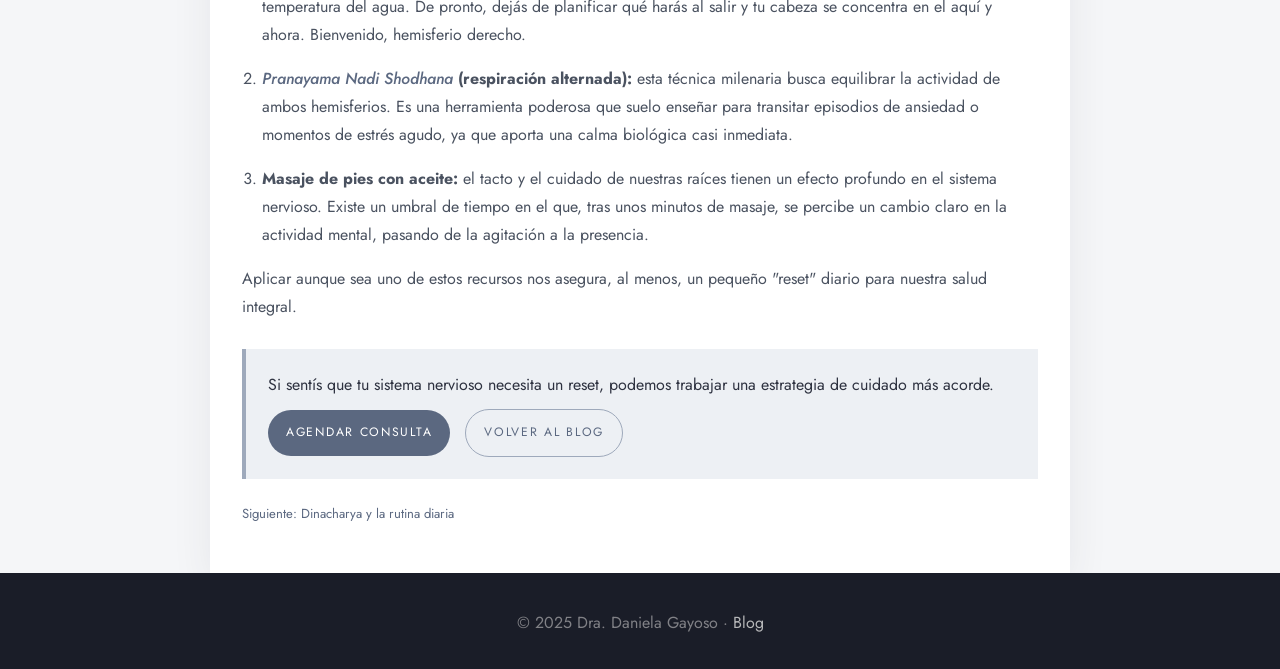
<file: hemisferio.html>
<!DOCTYPE html>
<html lang="es">
<head>
  <!-- Google tag (gtag.js) -->
<script async src="https://www.googletagmanager.com/gtag/js?id=G-NENCQB0SLB"></script>
<script>
  window.dataLayer = window.dataLayer || [];
  function gtag(){dataLayer.push(arguments);}
  gtag('js', new Date());

  gtag('config', 'G-NENCQB0SLB');
</script>

  <meta charset="UTF-8" />
  <meta name="viewport" content="width=device-width, initial-scale=1.0" />
  <title>Activar el hemisferio derecho: una vía de escape al estrés crónico</title>
  <link rel="preconnect" href="https://fonts.googleapis.com" />
  <link href="https://fonts.googleapis.com/css2?family=Cormorant+Garamond:wght@500;600&family=Jost:wght@300;400;500&display=swap" rel="stylesheet" />
  <link rel="stylesheet" href="blog-posts.css" />
</head>
<body>
  <nav>
    <a href="https://dradanigayoso.com.ar" class="nav-logo">Dra. Daniela Gayoso</a>
    <ul class="nav-links">
      <li><a href="blog.html" class="active">Blog</a></li>
      <li><a href="https://dradanigayoso.com.ar#que-es">Medicina</a></li>
      <li><a href="https://dradanigayoso.com.ar#servicios">Servicios</a></li>
    </ul>
  </nav>

  <header class="hero hero-7">
    <div class="hero-content">
      <p class="eyebrow">Bienestar y sistema nervioso • 5 de julio de 2025</p>
      <h1>Activar el hemisferio derecho: una vía de escape al estrés crónico</h1>
      <p>La mente creativa y la presencia corporal son herramientas poderosas para bajar el tono de alarma.</p>
    </div>
  </header>

  <main class="article-shell">
    <div class="article-meta">
      <span>Bienestar</span>
      <span>10 min de lectura</span>
    </div>
    <h2 class="article-title">Cuando la productividad se vuelve una trampa</h2>
    <div class="article-body">
      <p class="lead">¿Alguna vez sentiste que tu cabeza es una máquina que no puede parar de procesar pendientes? Para entender por qué nos sucede esto, es fundamental conocer cómo funcionan nuestros dos hemisferios cerebrales y la importancia de su alternancia.</p>

      <h2>La dualidad de nuestra mente</h2>
      <p>Nuestro cerebro opera a través de dos canales con funciones muy distintas:</p>
      <div class="pillars">
        <div class="pillar"><strong>Hemisferio izquierdo</strong>Es nuestra mente lógica y matemática. Gracias a él podemos ser productivos, recordar compromisos, organizar listas de quehaceres y mantener la noción del tiempo. Es el motor de nuestra eficiencia diaria.</div>
        <div class="pillar"><strong>Hemisferio derecho</strong>Aquí habita la mente creativa. Es la que nos conecta con las emociones profundas, la flexibilidad y la calma. Es esa mitad que, naturalmente, tienen mucho más activa los niños.</div>
      </div>

      <h2>El riesgo de vivir en "Modo Productivo"</h2>
      <p>En un estado de salud ideal, la predominancia de un hemisferio sobre el otro se alterna varias veces al día de forma natural. Sin embargo, la exigencia y la velocidad a la que vivimos nos empujan a situarnos casi permanentemente en el hemisferio izquierdo.</p>
      <p>Al perder esta alternancia saludable y quedarnos atrapados en el "cerebro productivo", desarrollamos un tono biológico que nos conduce directamente al estrés crónico. De aquí derivan malestares que hoy vemos con frecuencia en el consultorio: insomnio, tensiones musculares, bruxismo y cefaleas.</p>
      <blockquote>Integrar el hemisferio derecho en nuestra rutina diaria no es un lujo; es una necesidad clínica para romper la escalada del estrés.</blockquote>
      <p>Activar esta parte del cerebro se siente como apretar el botón de RESET en una máquina trabada, o como esa primera bocanada de aire necesaria después de nadar bajo el agua.</p>

      <h2>¿Cómo invitar a la calma a nuestros días?</h2>
      <p>Lo que activa la mente creativa varía según cada persona: puede ser cuidar las plantas, jugar, cocinar, bailar o realizar cualquier trabajo manual. Depende de tus intereses y experiencias. Sin embargo, existen ejercicios universales que funcionan como un puente directo hacia esa calma:</p>
      <ol>
        <li><strong>La ducha con la luz apagada:</strong> parece simple, pero es transformador (siempre con cuidado de no resbalar). Al quitar el factor visual, la mente lógica pierde el control mecánico de la situación. La atención se desplaza inmediatamente a las sensaciones: el tacto para reconocer el frasco de shampoo, el olfato que se agudiza, la temperatura del agua. De pronto, dejás de planificar qué harás al salir y tu cabeza se concentra en el aquí y ahora. Bienvenido, hemisferio derecho.</li>
        <li><strong><span class="term">Pranayama Nadi Shodhana</span> (respiración alternada):</strong> esta técnica milenaria busca equilibrar la actividad de ambos hemisferios. Es una herramienta poderosa que suelo enseñar para transitar episodios de ansiedad o momentos de estrés agudo, ya que aporta una calma biológica casi inmediata.</li>
        <li><strong>Masaje de pies con aceite:</strong> el tacto y el cuidado de nuestras raíces tienen un efecto profundo en el sistema nervioso. Existe un umbral de tiempo en el que, tras unos minutos de masaje, se percibe un cambio claro en la actividad mental, pasando de la agitación a la presencia.</li>
      </ol>
      <p>Aplicar aunque sea uno de estos recursos nos asegura, al menos, un pequeño "reset" diario para nuestra salud integral.</p>
    </div>

    <div class="cta-box">
      <p>Si sentís que tu sistema nervioso necesita un reset, podemos trabajar una estrategia de cuidado más acorde.</p>
      <a class="btn btn-primary" href="https://wa.me/541168763264?text=Me%20interesa%20saber%20sobre%20la%20depuraci%C3%B3n" target="_blank">Agendar consulta</a>
      <a class="btn btn-secondary" href="blog.html">Volver al blog</a>
    </div>

    <div class="side-links">
      <a href="dinacharya.html">Siguiente: Dinacharya y la rutina diaria</a>
    </div>
  </main>

  <footer>
    <p>© 2025 Dra. Daniela Gayoso · <a href="blog.html">Blog</a></p>
  </footer>
</body>
</html>
</file>
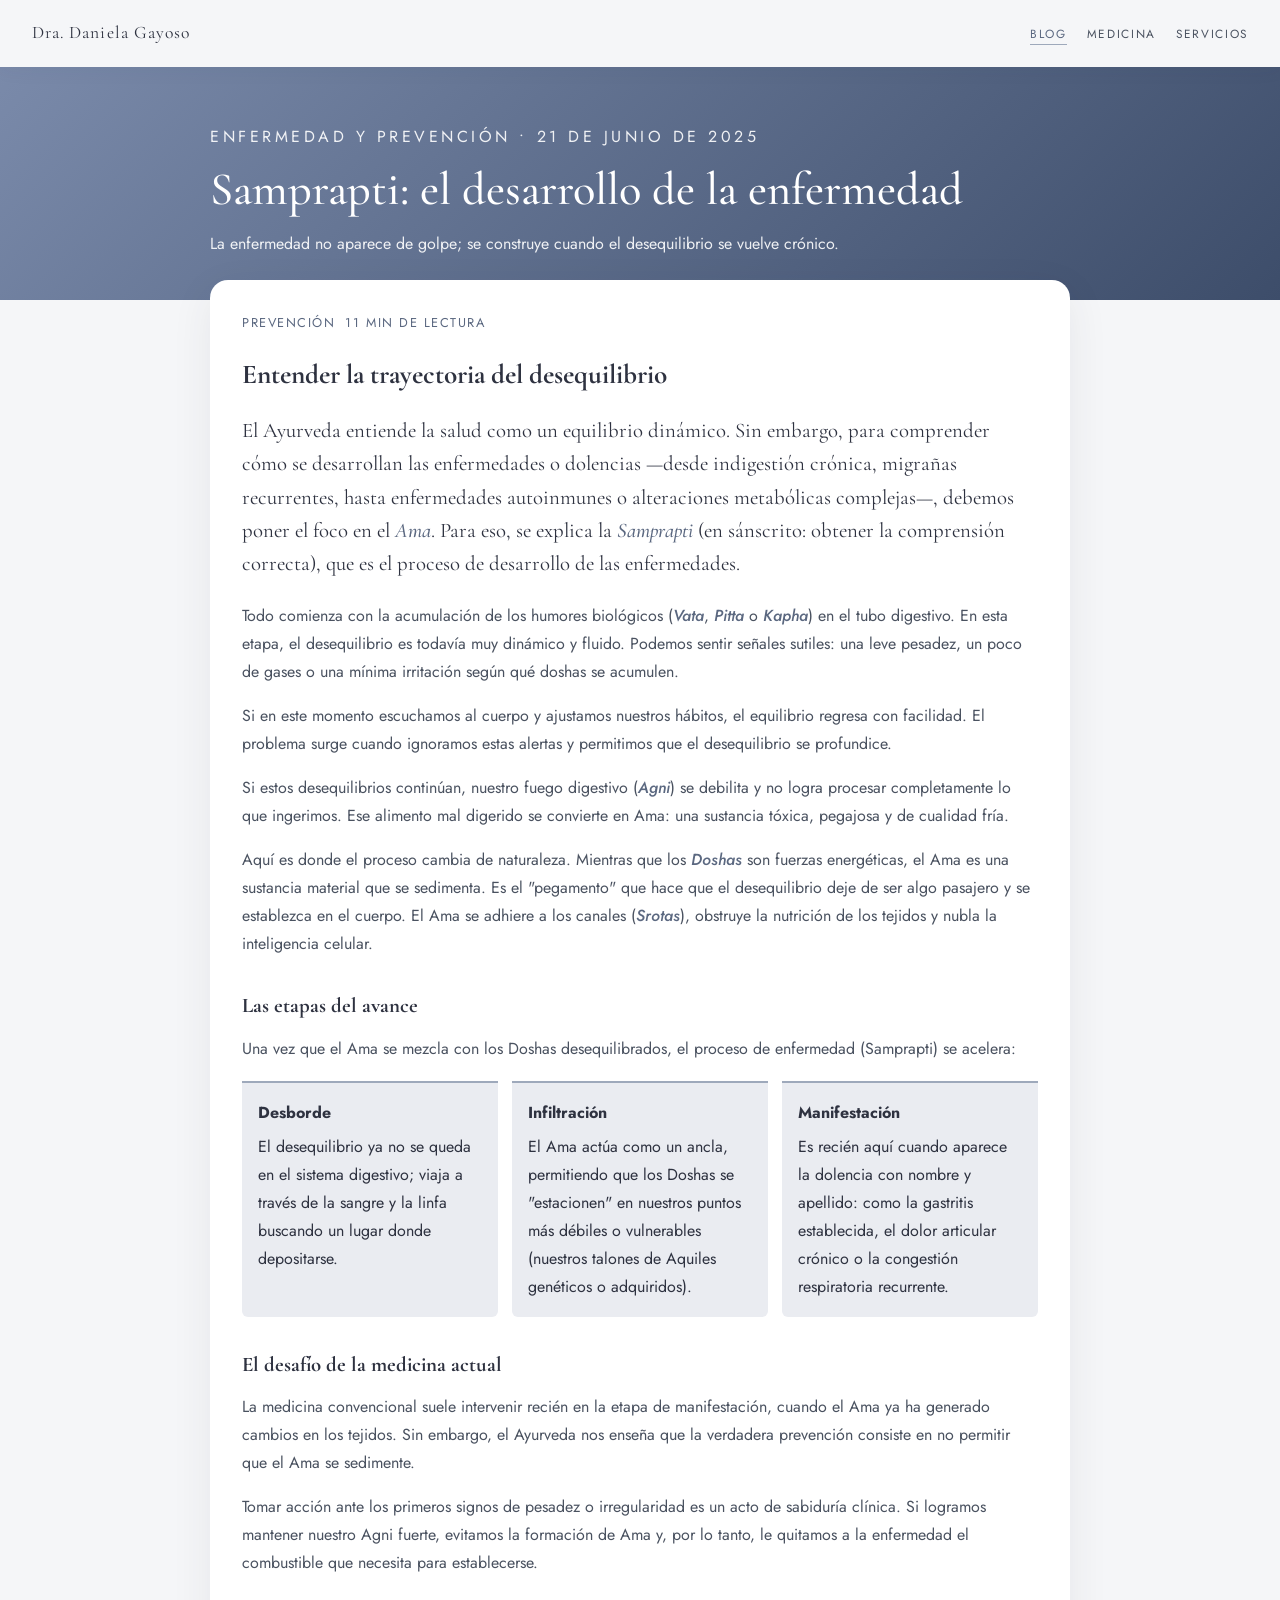
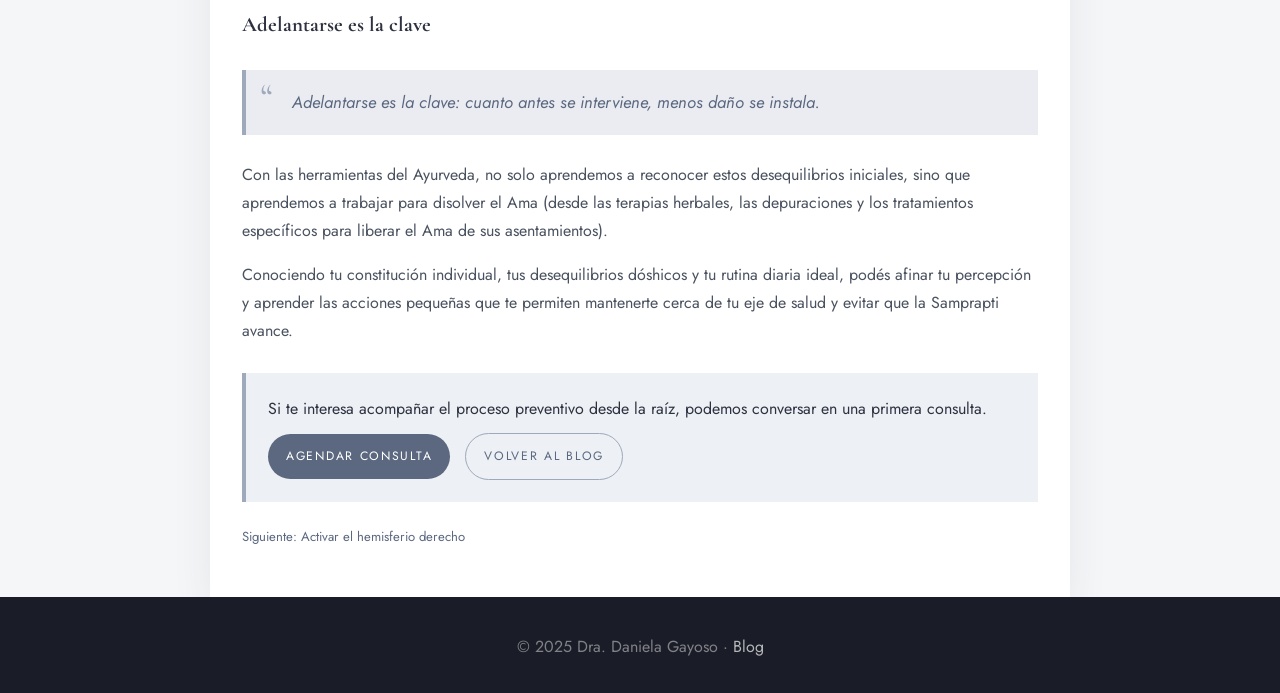
<file: samprapti.html>
<!DOCTYPE html>
<html lang="es">
<head>
  <!-- Google tag (gtag.js) -->
<script async src="https://www.googletagmanager.com/gtag/js?id=G-NENCQB0SLB"></script>
<script>
  window.dataLayer = window.dataLayer || [];
  function gtag(){dataLayer.push(arguments);}
  gtag('js', new Date());

  gtag('config', 'G-NENCQB0SLB');
</script>

  <meta charset="UTF-8" />
  <meta name="viewport" content="width=device-width, initial-scale=1.0" />
  <title>Samprapti: el desarrollo de la enfermedad</title>
  <link rel="preconnect" href="https://fonts.googleapis.com" />
  <link href="https://fonts.googleapis.com/css2?family=Cormorant+Garamond:wght@500;600&family=Jost:wght@300;400;500&display=swap" rel="stylesheet" />
  <link rel="stylesheet" href="blog-posts.css" />
</head>
<body>
  <nav>
    <a href="https://dradanigayoso.com.ar" class="nav-logo">Dra. Daniela Gayoso</a>
    <ul class="nav-links">
      <li><a href="blog.html" class="active">Blog</a></li>
      <li><a href="https://dradanigayoso.com.ar#que-es">Medicina</a></li>
      <li><a href="https://dradanigayoso.com.ar#servicios">Servicios</a></li>
    </ul>
  </nav>

  <header class="hero hero-6">
    <div class="hero-content">
      <p class="eyebrow">Enfermedad y prevención • 21 de junio de 2025</p>
      <h1>Samprapti: el desarrollo de la enfermedad</h1>
      <p>La enfermedad no aparece de golpe; se construye cuando el desequilibrio se vuelve crónico.</p>
    </div>
  </header>

  <main class="article-shell">
    <div class="article-meta">
      <span>Prevención</span>
      <span>11 min de lectura</span>
    </div>
    <h2 class="article-title">Entender la trayectoria del desequilibrio</h2>
    <div class="article-body">
      <p class="lead">El Ayurveda entiende la salud como un equilibrio dinámico. Sin embargo, para comprender cómo se desarrollan las enfermedades o dolencias —desde indigestión crónica, migrañas recurrentes, hasta enfermedades autoinmunes o alteraciones metabólicas complejas—, debemos poner el foco en el <span class="term">Ama</span>. Para eso, se explica la <span class="term">Samprapti</span> (en sánscrito: obtener la comprensión correcta), que es el proceso de desarrollo de las enfermedades.</p>

      <p>Todo comienza con la acumulación de los humores biológicos (<span class="term">Vata</span>, <span class="term">Pitta</span> o <span class="term">Kapha</span>) en el tubo digestivo. En esta etapa, el desequilibrio es todavía muy dinámico y fluido. Podemos sentir señales sutiles: una leve pesadez, un poco de gases o una mínima irritación según qué doshas se acumulen.</p>
      <p>Si en este momento escuchamos al cuerpo y ajustamos nuestros hábitos, el equilibrio regresa con facilidad. El problema surge cuando ignoramos estas alertas y permitimos que el desequilibrio se profundice.</p>
      <p>Si estos desequilibrios continúan, nuestro fuego digestivo (<span class="term">Agni</span>) se debilita y no logra procesar completamente lo que ingerimos. Ese alimento mal digerido se convierte en Ama: una sustancia tóxica, pegajosa y de cualidad fría.</p>
      <p>Aquí es donde el proceso cambia de naturaleza. Mientras que los <span class="term">Doshas</span> son fuerzas energéticas, el Ama es una sustancia material que se sedimenta. Es el "pegamento" que hace que el desequilibrio deje de ser algo pasajero y se establezca en el cuerpo. El Ama se adhiere a los canales (<span class="term">Srotas</span>), obstruye la nutrición de los tejidos y nubla la inteligencia celular.</p>

      <h2>Las etapas del avance</h2>
      <p>Una vez que el Ama se mezcla con los Doshas desequilibrados, el proceso de enfermedad (Samprapti) se acelera:</p>
      <div class="pillars">
        <div class="pillar"><strong>Desborde</strong>El desequilibrio ya no se queda en el sistema digestivo; viaja a través de la sangre y la linfa buscando un lugar donde depositarse.</div>
        <div class="pillar"><strong>Infiltración</strong>El Ama actúa como un ancla, permitiendo que los Doshas se "estacionen" en nuestros puntos más débiles o vulnerables (nuestros talones de Aquiles genéticos o adquiridos).</div>
        <div class="pillar"><strong>Manifestación</strong>Es recién aquí cuando aparece la dolencia con nombre y apellido: como la gastritis establecida, el dolor articular crónico o la congestión respiratoria recurrente.</div>
      </div>

      <h2>El desafío de la medicina actual</h2>
      <p>La medicina convencional suele intervenir recién en la etapa de manifestación, cuando el Ama ya ha generado cambios en los tejidos. Sin embargo, el Ayurveda nos enseña que la verdadera prevención consiste en no permitir que el Ama se sedimente.</p>
      <p>Tomar acción ante los primeros signos de pesadez o irregularidad es un acto de sabiduría clínica. Si logramos mantener nuestro Agni fuerte, evitamos la formación de Ama y, por lo tanto, le quitamos a la enfermedad el combustible que necesita para establecerse.</p>

      <h2>Adelantarse es la clave</h2>
      <blockquote>Adelantarse es la clave: cuanto antes se interviene, menos daño se instala.</blockquote>
      <p>Con las herramientas del Ayurveda, no solo aprendemos a reconocer estos desequilibrios iniciales, sino que aprendemos a trabajar para disolver el Ama (desde las terapias herbales, las depuraciones y los tratamientos específicos para liberar el Ama de sus asentamientos).</p>
      <p>Conociendo tu constitución individual, tus desequilibrios dóshicos y tu rutina diaria ideal, podés afinar tu percepción y aprender las acciones pequeñas que te permiten mantenerte cerca de tu eje de salud y evitar que la Samprapti avance.</p>
    </div>

    <div class="cta-box">
      <p>Si te interesa acompañar el proceso preventivo desde la raíz, podemos conversar en una primera consulta.</p>
      <a class="btn btn-primary" href="https://wa.me/541168763264?text=Me%20interesa%20saber%20sobre%20la%20depuraci%C3%B3n" target="_blank">Agendar consulta</a>
      <a class="btn btn-secondary" href="blog.html">Volver al blog</a>
    </div>

    <div class="side-links">
      <a href="hemisferio.html">Siguiente: Activar el hemisferio derecho</a>
    </div>
  </main>

  <footer>
    <p>© 2025 Dra. Daniela Gayoso · <a href="blog.html">Blog</a></p>
  </footer>
</body>
</html>
</file>
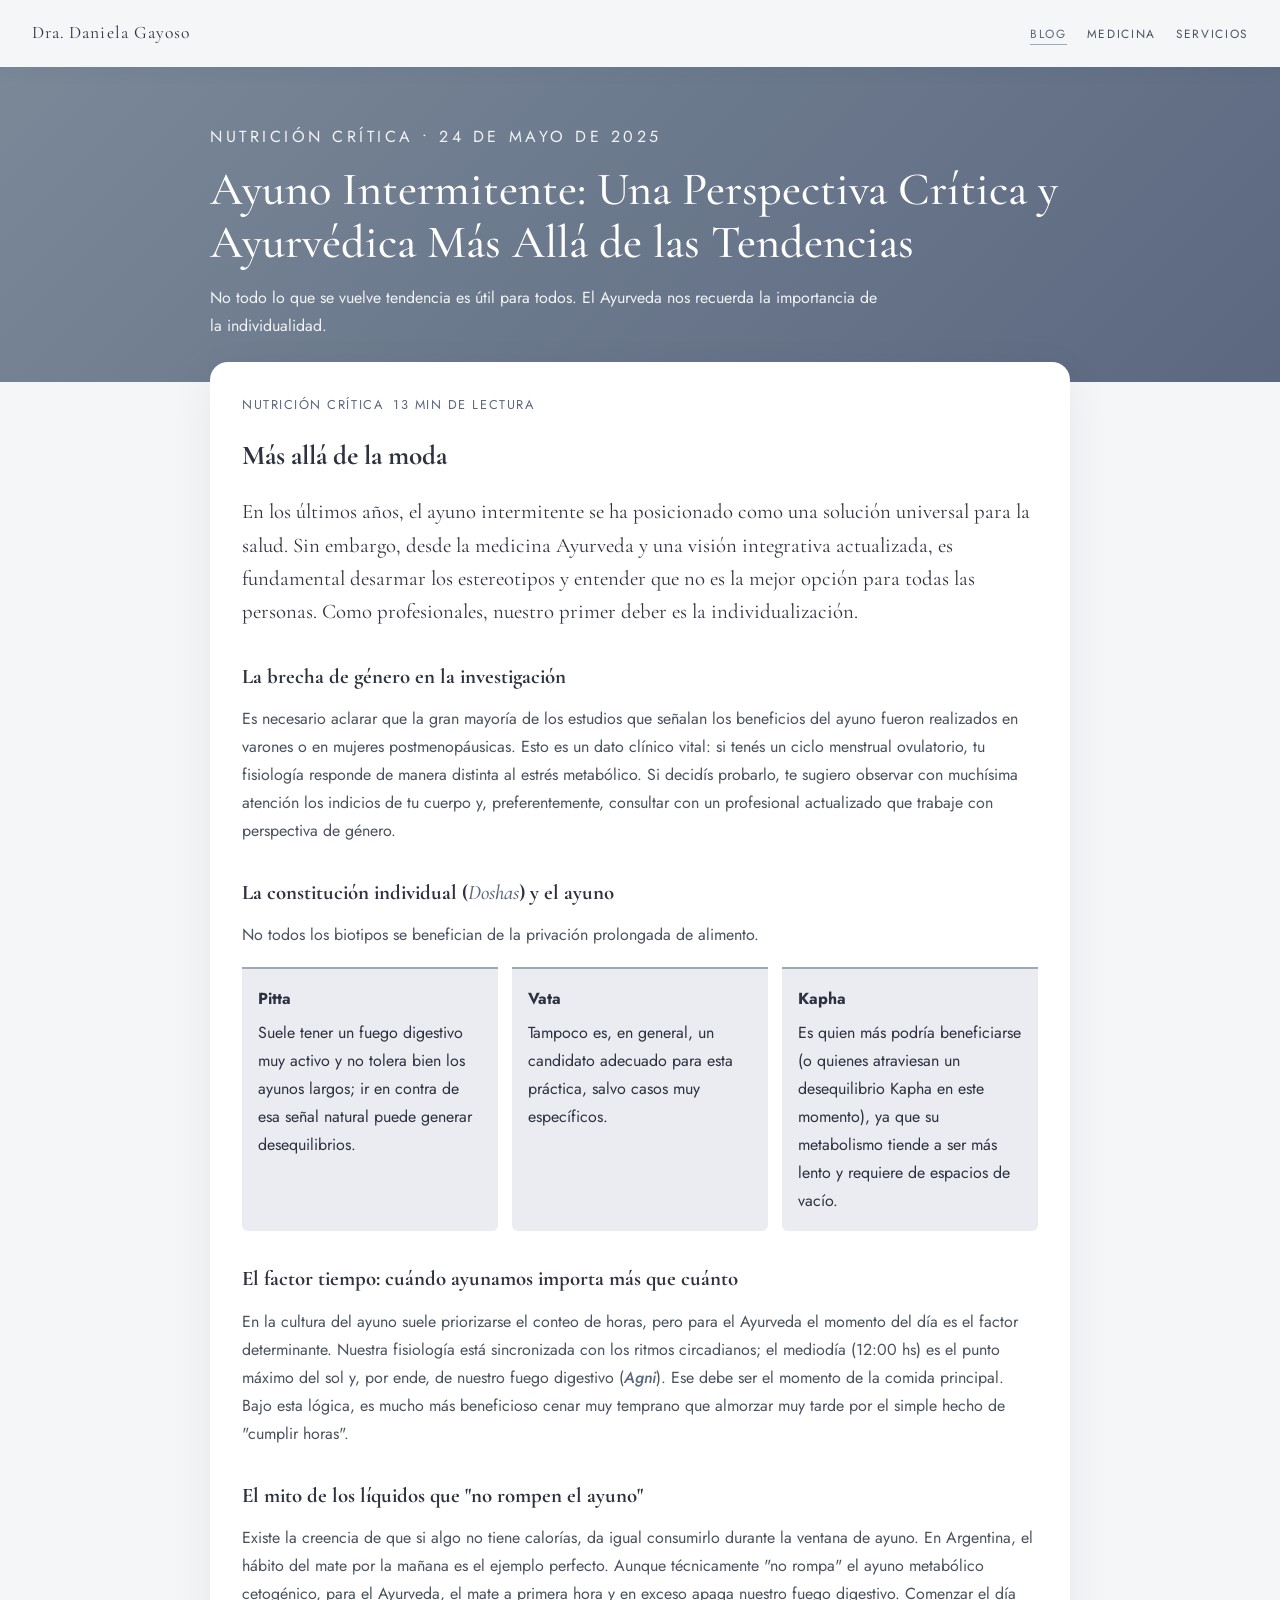
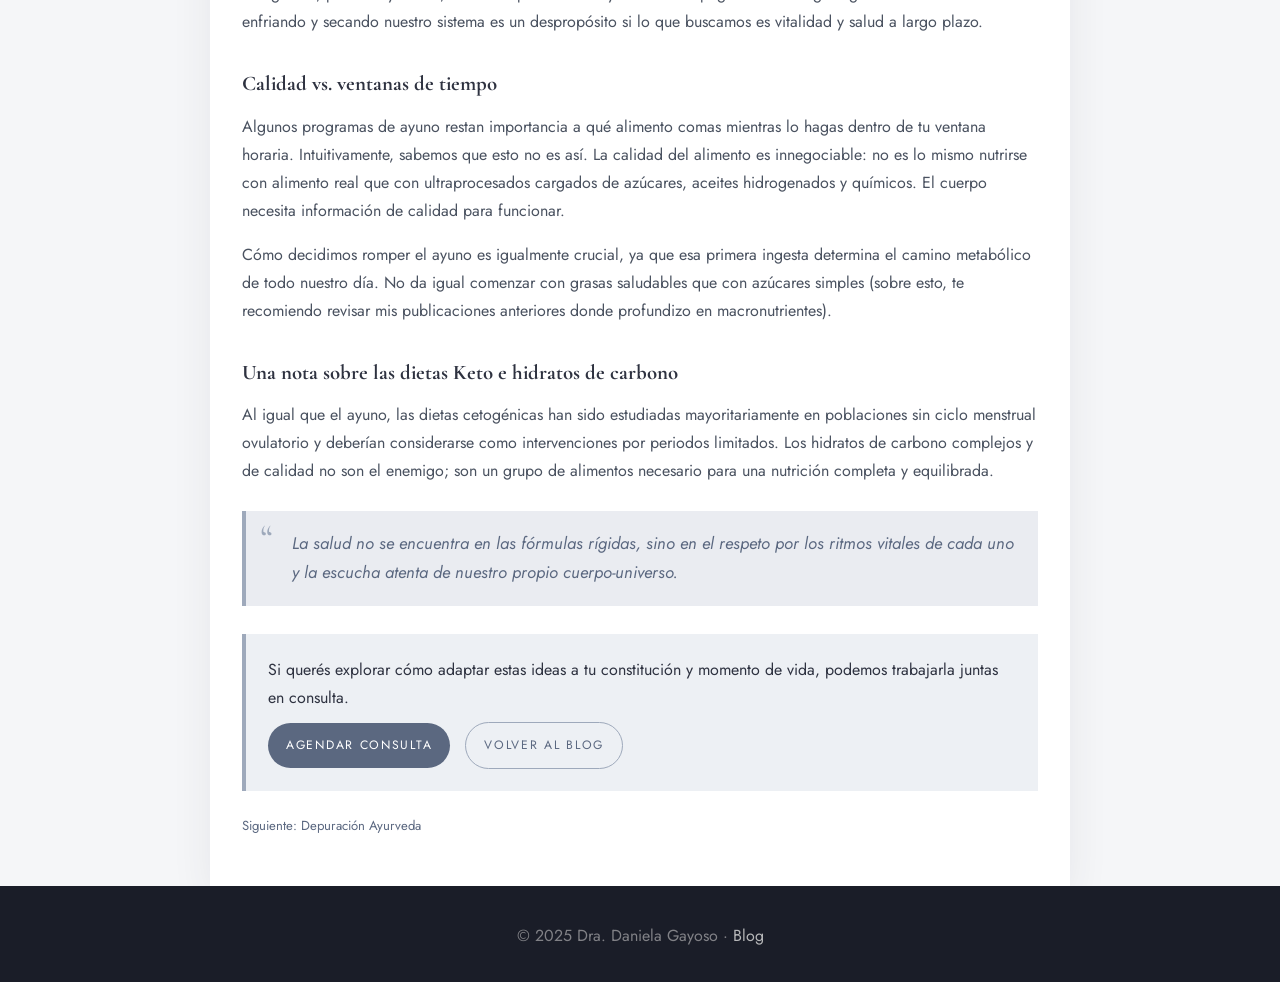
<file: slow-life.html>
<!DOCTYPE html>
<html lang="es">
<head>
  <!-- Google tag (gtag.js) -->
<script async src="https://www.googletagmanager.com/gtag/js?id=G-NENCQB0SLB"></script>
<script>
  window.dataLayer = window.dataLayer || [];
  function gtag(){dataLayer.push(arguments);}
  gtag('js', new Date());

  gtag('config', 'G-NENCQB0SLB');
</script>

  <meta charset="UTF-8" />
  <meta name="viewport" content="width=device-width, initial-scale=1.0" />
  <title>Ayuno Intermitente: Una Perspectiva Crítica y Ayurvédica Más Allá de las Tendencias</title>
  <link rel="preconnect" href="https://fonts.googleapis.com" />
  <link href="https://fonts.googleapis.com/css2?family=Cormorant+Garamond:wght@500;600&family=Jost:wght@300;400;500&display=swap" rel="stylesheet" />
  <link rel="stylesheet" href="blog-posts.css" />
</head>
<body>
  <nav>
    <a href="https://dradanigayoso.com.ar" class="nav-logo">Dra. Daniela Gayoso</a>
    <ul class="nav-links">
      <li><a href="blog.html" class="active">Blog</a></li>
      <li><a href="https://dradanigayoso.com.ar#que-es">Medicina</a></li>
      <li><a href="https://dradanigayoso.com.ar#servicios">Servicios</a></li>
    </ul>
  </nav>

  <header class="hero hero-4">
    <div class="hero-content">
      <p class="eyebrow">Nutrición crítica • 24 de mayo de 2025</p>
      <h1>Ayuno Intermitente: Una Perspectiva Crítica y Ayurvédica Más Allá de las Tendencias</h1>
      <p>No todo lo que se vuelve tendencia es útil para todos. El Ayurveda nos recuerda la importancia de la individualidad.</p>
    </div>
  </header>

  <main class="article-shell">
    <div class="article-meta">
      <span>Nutrición crítica</span>
      <span>13 min de lectura</span>
    </div>
    <h2 class="article-title">Más allá de la moda</h2>
    <div class="article-body">
      <p class="lead">En los últimos años, el ayuno intermitente se ha posicionado como una solución universal para la salud. Sin embargo, desde la medicina Ayurveda y una visión integrativa actualizada, es fundamental desarmar los estereotipos y entender que no es la mejor opción para todas las personas. Como profesionales, nuestro primer deber es la individualización.</p>

      <h2>La brecha de género en la investigación</h2>
      <p>Es necesario aclarar que la gran mayoría de los estudios que señalan los beneficios del ayuno fueron realizados en varones o en mujeres postmenopáusicas. Esto es un dato clínico vital: si tenés un ciclo menstrual ovulatorio, tu fisiología responde de manera distinta al estrés metabólico. Si decidís probarlo, te sugiero observar con muchísima atención los indicios de tu cuerpo y, preferentemente, consultar con un profesional actualizado que trabaje con perspectiva de género.</p>

      <h2>La constitución individual (<span class="term">Doshas</span>) y el ayuno</h2>
      <p>No todos los biotipos se benefician de la privación prolongada de alimento.</p>
      <div class="pillars">
        <div class="pillar"><strong>Pitta</strong>Suele tener un fuego digestivo muy activo y no tolera bien los ayunos largos; ir en contra de esa señal natural puede generar desequilibrios.</div>
        <div class="pillar"><strong>Vata</strong>Tampoco es, en general, un candidato adecuado para esta práctica, salvo casos muy específicos.</div>
        <div class="pillar"><strong>Kapha</strong>Es quien más podría beneficiarse (o quienes atraviesan un desequilibrio Kapha en este momento), ya que su metabolismo tiende a ser más lento y requiere de espacios de vacío.</div>
      </div>

      <h2>El factor tiempo: cuándo ayunamos importa más que cuánto</h2>
      <p>En la cultura del ayuno suele priorizarse el conteo de horas, pero para el Ayurveda el momento del día es el factor determinante. Nuestra fisiología está sincronizada con los ritmos circadianos; el mediodía (12:00 hs) es el punto máximo del sol y, por ende, de nuestro fuego digestivo (<span class="term">Agni</span>). Ese debe ser el momento de la comida principal. Bajo esta lógica, es mucho más beneficioso cenar muy temprano que almorzar muy tarde por el simple hecho de "cumplir horas".</p>

      <h2>El mito de los líquidos que "no rompen el ayuno"</h2>
      <p>Existe la creencia de que si algo no tiene calorías, da igual consumirlo durante la ventana de ayuno. En Argentina, el hábito del mate por la mañana es el ejemplo perfecto. Aunque técnicamente "no rompa" el ayuno metabólico cetogénico, para el Ayurveda, el mate a primera hora y en exceso apaga nuestro fuego digestivo. Comenzar el día enfriando y secando nuestro sistema es un despropósito si lo que buscamos es vitalidad y salud a largo plazo.</p>

      <h2>Calidad vs. ventanas de tiempo</h2>
      <p>Algunos programas de ayuno restan importancia a qué alimento comas mientras lo hagas dentro de tu ventana horaria. Intuitivamente, sabemos que esto no es así. La calidad del alimento es innegociable: no es lo mismo nutrirse con alimento real que con ultraprocesados cargados de azúcares, aceites hidrogenados y químicos. El cuerpo necesita información de calidad para funcionar.</p>
      <p>Cómo decidimos romper el ayuno es igualmente crucial, ya que esa primera ingesta determina el camino metabólico de todo nuestro día. No da igual comenzar con grasas saludables que con azúcares simples (sobre esto, te recomiendo revisar mis publicaciones anteriores donde profundizo en macronutrientes).</p>

      <h2>Una nota sobre las dietas Keto e hidratos de carbono</h2>
      <p>Al igual que el ayuno, las dietas cetogénicas han sido estudiadas mayoritariamente en poblaciones sin ciclo menstrual ovulatorio y deberían considerarse como intervenciones por periodos limitados. Los hidratos de carbono complejos y de calidad no son el enemigo; son un grupo de alimentos necesario para una nutrición completa y equilibrada.</p>

      <blockquote>La salud no se encuentra en las fórmulas rígidas, sino en el respeto por los ritmos vitales de cada uno y la escucha atenta de nuestro propio cuerpo-universo.</blockquote>
    </div>

    <div class="cta-box">
      <p>Si querés explorar cómo adaptar estas ideas a tu constitución y momento de vida, podemos trabajarla juntas en consulta.</p>
      <a class="btn btn-primary" href="https://wa.me/541168763264?text=Me%20interesa%20saber%20sobre%20la%20depuraci%C3%B3n" target="_blank">Agendar consulta</a>
      <a class="btn btn-secondary" href="blog.html">Volver al blog</a>
    </div>

    <div class="side-links">
      <a href="depuracion.html">Siguiente: Depuración Ayurveda</a>
    </div>
  </main>

  <footer>
    <p>© 2025 Dra. Daniela Gayoso · <a href="blog.html">Blog</a></p>
  </footer>
</body>
</html>
</file>
<file: blog-posts.css>
:root {
  --slate: #9ea9bb;
  --slate-light: #c8d0db;
  --slate-pale: #eaecf1;
  --slate-dark: #5b6880;
  --navy: #2e3240;
  --cream: #edf0f4;
  --warm-white: #f5f6f8;
  --text-mid: #4a5260;
  --text-light: #7a8494;
}

* { box-sizing: border-box; margin: 0; padding: 0; }
body { font-family: 'Jost', sans-serif; color: var(--navy); background: var(--warm-white); line-height: 1.75; }
a { color: inherit; text-decoration: none; }
nav {
  position: sticky; top: 0; z-index: 10;
  display: flex; justify-content: space-between; align-items: center;
  padding: 18px 32px; background: rgba(245,246,248,0.95); backdrop-filter: blur(8px);
  box-shadow: 0 1px 20px rgba(46,50,64,0.06);
}
.nav-logo { font-family: 'Cormorant Garamond', serif; font-size: 1.1rem; letter-spacing: 0.06em; }
.nav-links { display: flex; gap: 20px; list-style: none; align-items: center; }
.nav-links a { font-size: 0.74rem; letter-spacing: 0.14em; text-transform: uppercase; color: var(--text-mid); }
.nav-links a.active { color: var(--slate-dark); border-bottom: 1px solid var(--slate); padding-bottom: 2px; }
.hero {
  padding: 56px 32px 42px;
  color: white;
}
.hero.hero-1 { background: linear-gradient(135deg, #9ea9bb, #5b6880); }
.hero.hero-2 { background: linear-gradient(135deg, #8899aa, #6a7888); }
.hero.hero-3 { background: linear-gradient(135deg, #7a90a8, #5b6e84); }
.hero.hero-4 { background: linear-gradient(135deg, #7a8898, #5b6880); }
.hero.hero-5 { background: linear-gradient(135deg, #6a7888, #4a5870); }
.hero.hero-6 { background: linear-gradient(135deg, #7a8aaa, #3d4d6a); }
.hero.hero-7 { background: linear-gradient(135deg, #8898b8, #4a5a80); }
.hero.hero-8 { background: linear-gradient(135deg, #6a8aaa, #3a5a78); }
.hero-content { max-width: 860px; margin: 0 auto; }
.eyebrow { font-size: 0.72rem; letter-spacing: 0.22em; text-transform: uppercase; margin-bottom: 12px; color: rgba(255,255,255,0.77); }
.hero h1 { font-family: 'Cormorant Garamond', serif; font-size: clamp(2rem, 4vw, 2.9rem); line-height: 1.15; margin-bottom: 14px; font-weight: 500; }
.hero p { max-width: 680px; font-size: 1rem; color: rgba(255,255,255,0.9); }
.article-shell { max-width: 860px; margin: -20px auto 0; background: white; border-radius: 18px 18px 0 0; padding: 32px 32px 48px; box-shadow: 0 12px 40px rgba(46,50,64,0.08); }
.article-meta { display: flex; flex-wrap: wrap; gap: 10px; margin-bottom: 16px; color: var(--slate-dark); font-size: 0.8rem; text-transform: uppercase; letter-spacing: 0.12em; }
.article-title { font-family: 'Cormorant Garamond', serif; font-size: 1.7rem; margin-bottom: 16px; color: var(--navy); }
.article-body p, .article-body li { font-size: 1rem; color: var(--text-mid); margin-bottom: 16px; }
.article-body p.lead { font-family: 'Cormorant Garamond', serif; font-size: 1.3rem; line-height: 1.6; color: var(--navy); margin-bottom: 22px; }
.article-body h2 { margin-top: 30px; margin-bottom: 10px; font-family: 'Cormorant Garamond', serif; font-size: 1.3rem; color: var(--navy); }
.article-body .term { font-style: italic; color: var(--slate-dark); font-weight: 500; }
.article-body blockquote { position: relative; margin: 26px 0; padding: 18px 22px 18px 46px; background: var(--slate-pale); border-left: 4px solid var(--slate); font-style: italic; font-size: 1.05rem; color: var(--slate-dark); }
.article-body blockquote::before { content: "\201C"; position: absolute; left: 14px; top: 8px; font-family: 'Cormorant Garamond', serif; font-size: 2.4rem; line-height: 1; color: var(--slate); font-style: normal; }
.article-body ul, .article-body ol { margin: 0 0 16px 20px; }
.pillars { display: grid; gap: 14px; grid-template-columns: repeat(auto-fit, minmax(210px, 1fr)); margin: 18px 0 24px; }
.pillar { background: var(--slate-pale); padding: 16px; border-top: 2px solid var(--slate); border-radius: 0 0 6px 6px; }
.pillar strong { color: var(--navy); display: block; margin-bottom: 6px; }
.signal-grid { display: grid; grid-template-columns: repeat(auto-fit, minmax(230px, 1fr)); gap: 12px; margin: 18px 0 24px; padding: 0; list-style: none; }
.article-body .signal-grid li { background: var(--cream); padding: 14px 16px; border-radius: 8px; border-left: 3px solid var(--slate); margin-bottom: 0; }
.article-body .signal-grid li strong { color: var(--navy); display: block; margin-bottom: 3px; }
.cta-box { margin-top: 28px; padding: 22px; background: var(--cream); border-left: 4px solid var(--slate); }
.btn { display: inline-flex; align-items: center; justify-content: center; gap: 8px; padding: 12px 18px; border-radius: 999px; font-size: 0.76rem; letter-spacing: 0.14em; text-transform: uppercase; margin-right: 10px; margin-top: 10px; }
.btn-primary { background: var(--slate-dark); color: white; }
.btn-secondary { border: 1px solid var(--slate); color: var(--slate-dark); }
.side-links { display: flex; flex-wrap: wrap; gap: 12px; margin-top: 24px; color: var(--slate-dark); font-size: 0.82rem; }
footer { background: #1a1d28; color: rgba(250,249,246,0.46); padding: 36px 32px 32px; text-align: center; }
footer a { color: rgba(250,249,246,0.7); }
@media (max-width: 700px) {
  nav { padding: 16px 20px; }
  .nav-links { display: none; }
  .hero { padding: 46px 20px 36px; }
  .article-shell { padding: 24px 20px 36px; }
  .pillars { grid-template-columns: 1fr; }
}
</file>
